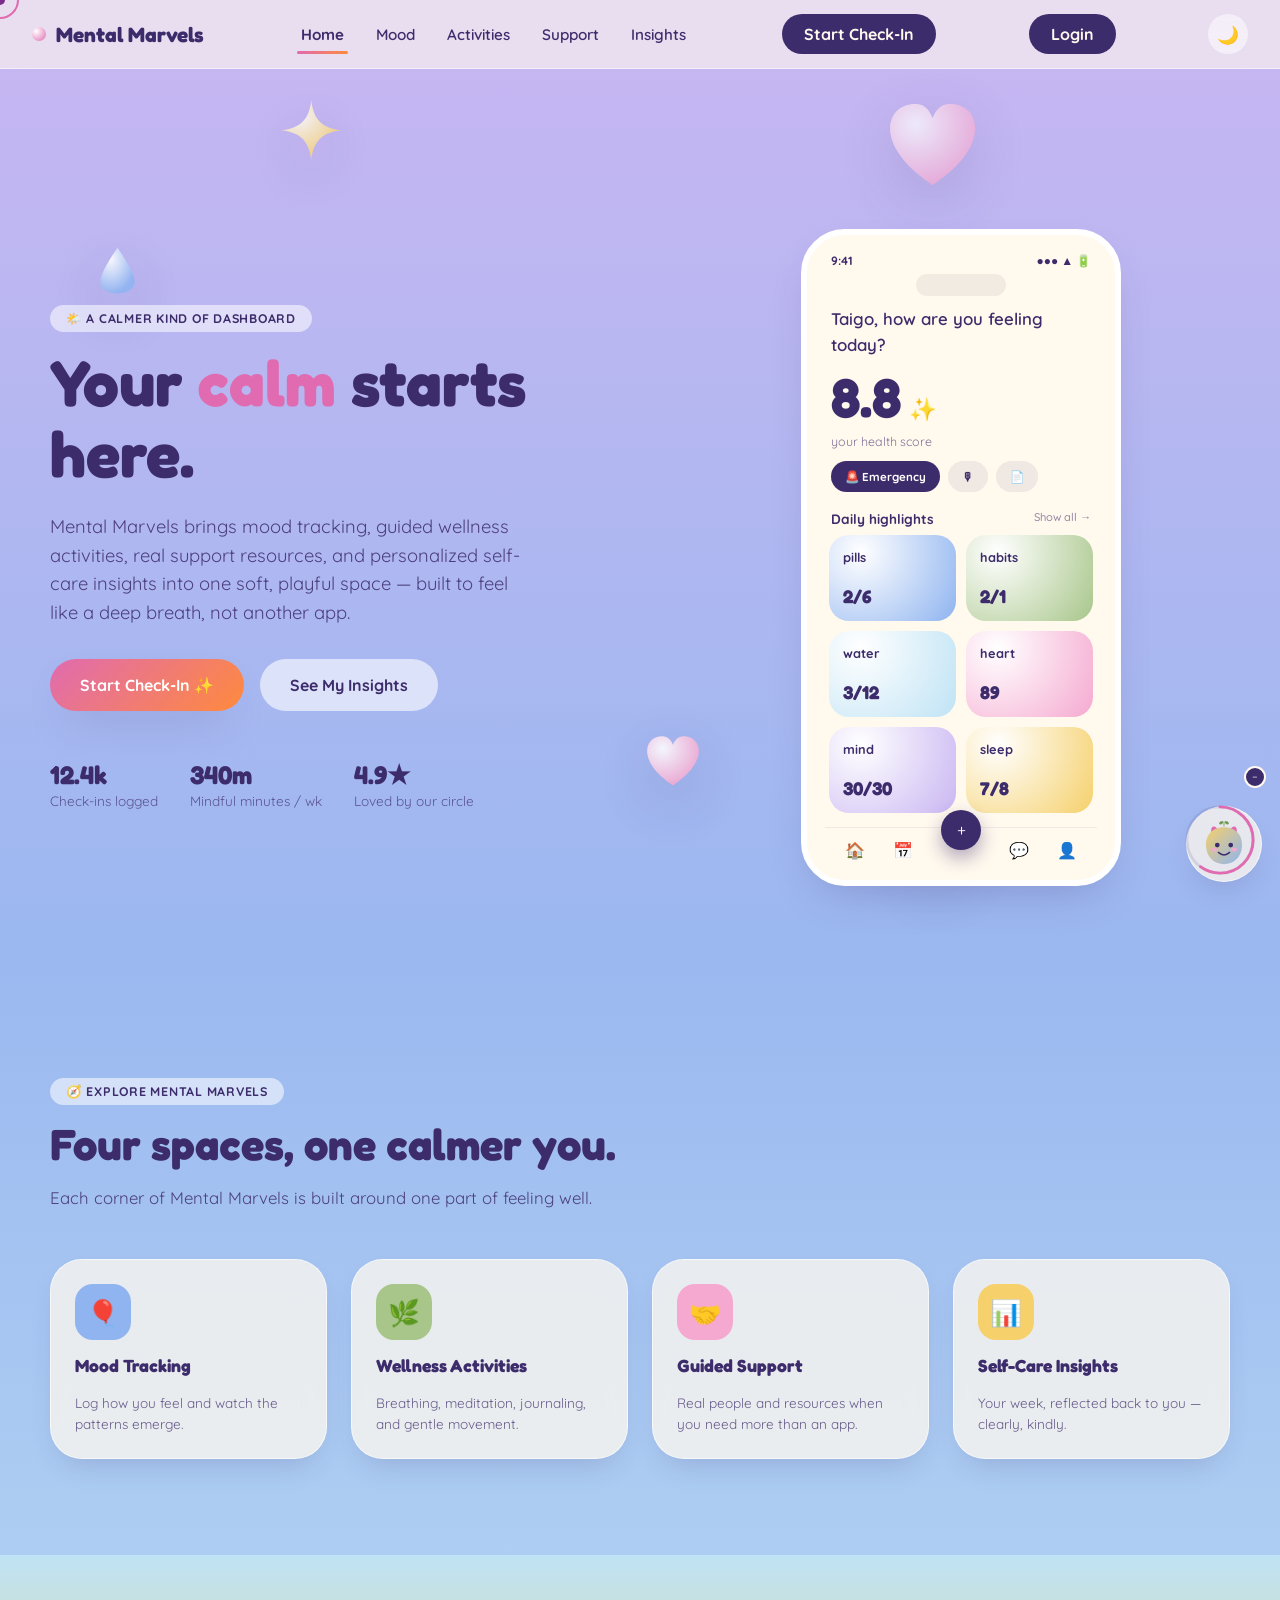
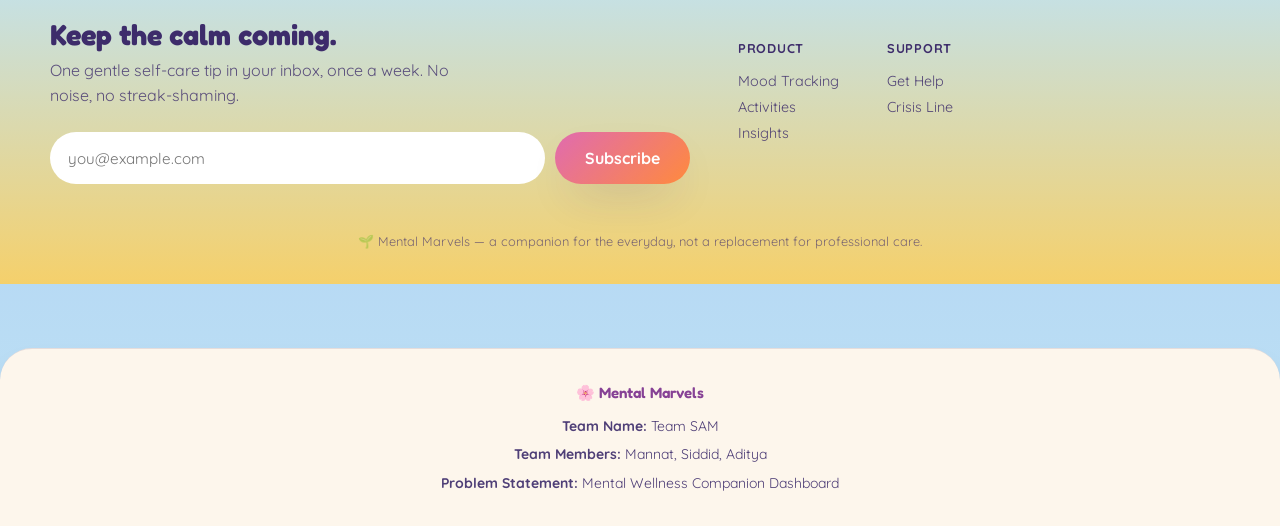
<file: index.html>
<!--
  MindBloom — Home
  DEPLOY: upload this whole folder (index.html, mood.html, activities.html, support.html, insights.html, assets/) to Netlify/Vercel drag-and-drop, or push to a repo and enable GitHub Pages. No build step required.
-->
<!DOCTYPE html>
<html lang="en">
<head>
<meta charset="UTF-8">
<meta name="viewport" content="width=device-width, initial-scale=1.0">
<title>Mental Marvels — Your Calm Starts Here</title>
<meta name="description" content="A calming, interactive mental wellness companion for mood tracking, guided self-care, and personalized insights.">
<link rel="preconnect" href="https://fonts.googleapis.com">
<link rel="preconnect" href="https://fonts.gstatic.com" crossorigin>
<link href="https://fonts.googleapis.com/css2?family=Fredoka:wght@400;500;600;700&family=Quicksand:wght@400;500;600;700&display=swap" rel="stylesheet">
<style>
/* ============================================================
   MindBloom — shared design system
   ============================================================ */
:root{
  --lavender:#C9B6F2; --sky:#9BB8F0; --skylight:#BFE3F5;
  --pink:#F5A9D0; --pink-deep:#E06BB0;
  --yellow:#F5D06B; --yellow-deep:#E0A93D;
  --green:#A8C68A; --green-deep:#6E9A4E;
  --periwinkle:#8FB4F0;
  --cream:#FFF9EE; --cream2:#FDF6EC;
  --orange:#FF8A3D; --orange-bg:#F3ECDD;
  --ink-purple:#3D2C6B; --ink-magenta:#7A2E8C; --ink-teal:#1E5F5A;
  --radius-lg:32px; --radius-md:24px; --radius-sm:16px;
  --space-1:8px; --space-2:16px; --space-3:24px; --space-4:32px; --space-5:48px; --space-6:64px; --space-7:96px;
  --font-display:'Fredoka', sans-serif; --font-body:'Quicksand', sans-serif;
  --shadow-soft: 0 20px 45px -18px rgba(61,44,107,0.28);
  --shadow-card: 0 14px 30px -12px rgba(61,44,107,0.22);
}
*{box-sizing:border-box;}
html{scroll-behavior:smooth;}
body{
  margin:0; font-family:var(--font-body); color:var(--ink-purple);
  background:linear-gradient(180deg, var(--lavender) 0%, var(--sky) 45%, var(--skylight) 100%);
  overflow-x:hidden; cursor:none; min-height:100vh;
  transition:background .4s ease, color .4s ease;
}

/* ---------- Dark mode ---------- */
:root[data-theme="dark"]{
  --lavender:#221A3D; --sky:#1B2340; --skylight:#182A33;
  --pink:#3A2338; --pink-deep:#F2A6D6;
  --yellow:#3A311C; --yellow-deep:#F0C25E;
  --green:#1E2A1B; --green-deep:#9FD17A;
  --periwinkle:#22283F;
  --cream:#171326; --cream2:#1C1830;
  --orange:#3A2413; --orange-bg:#20181C;
  --ink-purple:#EFE9FB; --ink-magenta:#F2A6D6; --ink-teal:#8FE3D8;
  --shadow-soft: 0 20px 45px -18px rgba(0,0,0,0.55);
  --shadow-card: 0 14px 30px -12px rgba(0,0,0,0.5);
}
:root[data-theme="dark"] body{ background:linear-gradient(180deg, #17132A 0%, #141C33 45%, #101B22 100%); }
:root[data-theme="dark"] .glass-card{ background:rgba(28,24,48,.75); border-color:rgba(255,255,255,.08); }
:root[data-theme="dark"] header.nav{ background:rgba(23,19,38,.7); border-bottom-color:rgba(255,255,255,.08); }
:root[data-theme="dark"] .mobile-menu{ background:rgba(23,19,38,.96); }
:root[data-theme="dark"] .day-cell, :root[data-theme="dark"] .mood-chip, :root[data-theme="dark"] .filter-chip,
:root[data-theme="dark"] .tab-btn, :root[data-theme="dark"] .history-list li, :root[data-theme="dark"] .entry,
:root[data-theme="dark"] .search-row input{ background:#241E3B; color:var(--ink-purple); }
:root[data-theme="dark"] .nav-cta{ background:var(--ink-magenta); color:#171326; }
:root[data-theme="dark"] .h-card{ color:#171326; }

.theme-toggle{ background:rgba(255,255,255,.5); border:none; width:40px; height:40px; border-radius:50%; font-size:1.1rem; cursor:pointer; display:flex; align-items:center; justify-content:center; }
:root[data-theme="dark"] .theme-toggle{ background:rgba(255,255,255,.1); }
@media (hover:none), (pointer:coarse){ body{cursor:auto;} }
h1,h2,h3,h4{font-family:var(--font-display); margin:0; line-height:1.1;}
p{margin:0; line-height:1.55;}
a{color:inherit;}
button{font-family:var(--font-body);}
img,svg{display:block; max-width:100%;}
section{position:relative; padding:var(--space-7) var(--space-4); z-index:2;}
.wrap{max-width:1180px; margin:0 auto; position:relative; z-index:2;}
.eyebrow{
  display:inline-flex; align-items:center; gap:8px; font-weight:700; letter-spacing:.06em; text-transform:uppercase;
  font-size:.78rem; background:rgba(255,255,255,.55); padding:6px 16px; border-radius:999px; backdrop-filter:blur(6px);
}
.section-head{max-width:640px; margin-bottom:var(--space-5);}
.section-head h2{font-size:clamp(2rem,3.4vw,2.8rem); margin-top:var(--space-2);}
.section-head p{margin-top:var(--space-2); font-size:1.05rem; opacity:.85;}
.page-hero{padding-top:var(--space-6); padding-bottom:var(--space-4); text-align:center;}
.page-hero h1{font-size:clamp(2.2rem,4.4vw,3.4rem);}
.page-hero p{max-width:560px; margin:var(--space-2) auto 0; font-size:1.08rem; opacity:.85;}

/* ---------- Accessibility ---------- */
.skip-link{position:absolute; left:-999px; top:0; background:var(--cream); color:var(--ink-purple); padding:12px 20px; border-radius:0 0 12px 0; z-index:999; font-weight:700;}
.skip-link:focus{left:0;}
:focus-visible{outline:3px solid var(--ink-magenta); outline-offset:3px; border-radius:8px;}
.visually-hidden{position:absolute; left:-9999px;}

/* ---------- Custom cursor ---------- */
#cursor-dot,#cursor-ring{position:fixed; top:0; left:0; pointer-events:none; z-index:9999; border-radius:50%; transform:translate(-50%,-50%);}
#cursor-dot{width:10px; height:10px; background:var(--ink-magenta); transition:background .25s ease;}
#cursor-ring{width:38px; height:38px; border:2.5px solid var(--pink-deep); transition:background .25s ease, border-color .25s ease, width .2s ease, height .2s ease;}
@media (hover:none), (pointer:coarse){ #cursor-dot,#cursor-ring{display:none;} }
#cursor-canvas{position:fixed; inset:0; pointer-events:none; z-index:9998;}

/* ---------- Page transition veil ---------- */
#page-veil{
  position:fixed; inset:0; z-index:10000; pointer-events:none;
  background:linear-gradient(135deg,var(--pink-deep),var(--orange));
  clip-path:circle(0% at 50% 50%); transition:clip-path .55s cubic-bezier(.7,0,.3,1);
}
#page-veil.active{clip-path:circle(150% at 50% 50%);}
::view-transition-old(root){animation:fadeOut .3s ease both;}
::view-transition-new(root){animation:fadeIn .35s ease both;}
@keyframes fadeOut{to{opacity:0; transform:scale(.99);}}
@keyframes fadeIn{from{opacity:0; transform:scale(1.01);}}

/* ---------- Nav ---------- */
header.nav{
  position:sticky; top:0; z-index:100; padding:14px var(--space-4);
  display:flex; align-items:center; justify-content:space-between;
  background:rgba(255,249,238,0.6); backdrop-filter:blur(14px); border-bottom:1px solid rgba(255,255,255,.5);
}
.brand{display:flex; align-items:center; gap:10px; font-family:var(--font-display); font-weight:700; font-size:1.3rem; text-decoration:none;}
.brand .dot{width:14px; height:14px; border-radius:50%; background:radial-gradient(circle at 30% 30%, #fff, var(--pink-deep));}
nav.links{display:flex; gap:var(--space-3); list-style:none; margin:0; padding:0;}
nav.links a{text-decoration:none; font-weight:600; font-size:.95rem; padding:8px 4px; position:relative;}
nav.links a::after{content:""; position:absolute; left:0; bottom:-2px; width:0; height:3px; border-radius:3px; background:linear-gradient(90deg,var(--pink-deep),var(--orange)); transition:width .25s ease;}
nav.links a:hover::after, nav.links a:focus::after, nav.links a[aria-current="page"]::after{width:100%;}
nav.links a[aria-current="page"]{opacity:1; font-weight:800;}
.nav-cta{background:var(--ink-purple); color:var(--cream); border:none; padding:10px 22px; border-radius:999px; font-weight:700; cursor:none; text-decoration:none; display:inline-block;}
@media (hover:none),(pointer:coarse){ .nav-cta{cursor:pointer;} }
.nav-toggle{display:none; background:none; border:none; font-size:1.6rem; cursor:pointer; color:var(--ink-purple);}
.mobile-menu{display:none; flex-direction:column; gap:6px; padding:var(--space-2) var(--space-4); background:rgba(255,249,238,.96); backdrop-filter:blur(14px);}
.mobile-menu.open{display:flex;}
.mobile-menu a{text-decoration:none; font-weight:700; padding:10px 0; border-bottom:1px solid rgba(61,44,107,.08);}
@media (max-width:860px){ nav.links{display:none;} .nav-toggle{display:block;} }

/* ---------- Buttons ---------- */
.btn-primary,.btn-secondary{
  padding:16px 30px; border-radius:999px; font-weight:700; font-size:1rem; border:none; cursor:none;
  display:inline-flex; align-items:center; gap:8px; transition:transform .25s ease, box-shadow .25s ease;
  text-decoration:none;
}
@media (hover:none),(pointer:coarse){ .btn-primary,.btn-secondary{cursor:pointer;} }
.btn-primary{background:linear-gradient(135deg,var(--pink-deep),var(--orange)); color:#fff; box-shadow:var(--shadow-soft);}
.btn-primary:hover{transform:translateY(-3px) scale(1.03);}
.btn-secondary{background:rgba(255,255,255,.6); color:var(--ink-purple); backdrop-filter:blur(6px);}
.btn-secondary:hover{background:#fff;}
.btn-primary:active,.btn-secondary:active{transform:scale(.96);}

/* ---------- Cards / reveal ---------- */
.glass-card{background:rgba(255,249,238,.75); backdrop-filter:blur(10px); border-radius:var(--radius-lg); box-shadow:var(--shadow-card); border:1px solid rgba(255,255,255,.6);}
.reveal{opacity:0; transform:translateY(28px); transition:opacity .7s ease, transform .7s ease;}
.reveal.in{opacity:1; transform:translateY(0);}
.tilt{transition:transform .25s ease;}

/* ---------- Ambient blobs ---------- */
.blob-field{position:absolute; inset:0; overflow:hidden; pointer-events:none; z-index:1;}
.blob{position:absolute; filter:drop-shadow(0 18px 30px rgba(61,44,107,.22)); will-change:transform;}
@keyframes drift1{0%{transform:translate(0,0) rotate(0deg);}50%{transform:translate(18px,-26px) rotate(8deg);}100%{transform:translate(0,0) rotate(0deg);}}
@keyframes drift2{0%{transform:translate(0,0) rotate(0deg);}50%{transform:translate(-22px,20px) rotate(-10deg);}100%{transform:translate(0,0) rotate(0deg);}}
@keyframes drift3{0%{transform:translate(0,0) rotate(0deg);}50%{transform:translate(14px,24px) rotate(6deg);}100%{transform:translate(0,0) rotate(0deg);}}

/* ---------- Counters ---------- */
.stat-row{display:flex; gap:var(--space-4); flex-wrap:wrap; justify-content:center;}
.stat-row div strong{display:block; font-family:var(--font-display); font-size:1.6rem;}
.stat-row div span{font-size:.85rem; opacity:.7;}

/* ---------- Phone mockup (home hero) ---------- */
.phone-wrap{display:flex; justify-content:center; position:relative;}
.phone{width:320px; background:var(--cream); border-radius:44px; padding:18px; box-shadow:var(--shadow-soft); border:6px solid #fff; position:relative; z-index:3; animation:floaty 7s ease-in-out infinite;}
@keyframes floaty{0%,100%{transform:translateY(0);}50%{transform:translateY(-14px);}}
.phone-status{display:flex; justify-content:space-between; font-size:.75rem; font-weight:700; padding:0 6px;}
.phone-notch{width:90px; height:22px; background:#111; opacity:.06; border-radius:14px; margin:6px auto 10px;}
.phone-greet{font-size:1.05rem; font-weight:600; padding:0 6px;}
.score-row{display:flex; align-items:baseline; gap:8px; padding:6px 6px 2px;}
.score-num{font-family:var(--font-display); font-size:3.4rem; font-weight:700;}
.score-spark{color:var(--pink-deep); font-size:1.4rem;}
.score-label{font-size:.78rem; opacity:.65; padding:0 6px 10px;}
.quick-pills{display:flex; gap:8px; padding:0 6px 14px;}
.quick-pills span{background:var(--ink-purple); color:#fff; font-size:.72rem; font-weight:700; padding:8px 14px; border-radius:999px; display:flex; align-items:center; gap:6px;}
.quick-pills span.ghost{background:rgba(61,44,107,.08); color:var(--ink-purple);}
.highlights-title{display:flex; justify-content:space-between; padding:4px 6px 8px; font-size:.85rem; font-weight:700;}
.highlights-title small{font-weight:500; opacity:.55; font-size:.7rem;}
.highlights-grid{display:grid; grid-template-columns:1fr 1fr; gap:10px; padding:0 4px;}
.h-card{border-radius:20px; padding:14px; font-weight:700; font-size:.8rem; display:flex; flex-direction:column; gap:20px; min-height:74px;}
.h-card .n{font-family:var(--font-display); font-size:1.15rem;}
.h-card.pills{background:radial-gradient(circle at 25% 20%, #fff, var(--periwinkle));}
.h-card.water{background:radial-gradient(circle at 25% 20%, #fff, var(--skylight));}
.h-card.habits{background:radial-gradient(circle at 25% 20%, #fff, var(--green));}
.h-card.heart{background:radial-gradient(circle at 25% 20%, #fff, var(--pink));}
.h-card.mind{background:radial-gradient(circle at 25% 20%, #fff, var(--lavender));}
.h-card.sleep{background:radial-gradient(circle at 25% 20%, #fff, var(--yellow));}
.phone-tab{display:flex; justify-content:space-around; margin-top:14px; padding:12px 6px 2px; border-top:1px solid rgba(61,44,107,.08);}
.phone-tab .plus{width:40px; height:40px; border-radius:50%; background:var(--ink-purple); color:#fff; display:flex; align-items:center; justify-content:center; margin-top:-30px; box-shadow:0 8px 18px rgba(61,44,107,.4);}

/* ---------- Mood page ---------- */
.mood-layout{display:grid; grid-template-columns:.9fr 1.5fr; gap:var(--space-4); align-items:start;}
.mascot-card{padding:var(--space-4); text-align:center;}
.mood-chip-row{display:flex; gap:10px; flex-wrap:wrap; justify-content:center; margin-top:var(--space-3);}
.mood-chip{border:2px solid transparent; background:#fff; padding:10px 16px; border-radius:999px; font-weight:700; display:flex; align-items:center; gap:6px; cursor:none; font-size:.9rem; transition:all .2s ease;}
@media (hover:none),(pointer:coarse){ .mood-chip{cursor:pointer;} }
.mood-chip[aria-pressed="true"]{border-color:var(--orange); background:var(--orange-bg); transform:translateY(-2px);}
.mood-note{width:100%; margin-top:var(--space-2); border-radius:16px; border:1px solid rgba(61,44,107,.15); padding:12px; font-family:var(--font-body); resize:vertical; min-height:70px;}
.mood-right{display:flex; flex-direction:column; gap:var(--space-3);}
.tab-row{display:flex; gap:8px;}
.tab-btn{background:#fff; border:none; padding:10px 20px; border-radius:999px; font-weight:700; cursor:none; opacity:.55;}
@media (hover:none),(pointer:coarse){ .tab-btn{cursor:pointer;} }
.tab-btn[aria-selected="true"]{opacity:1; background:var(--orange); color:#fff;}
.calendar{padding:var(--space-3);}
.calendar-grid{display:grid; grid-template-columns:repeat(7,1fr); gap:6px; margin-top:var(--space-2);}
.calendar-grid .dow{font-size:.72rem; font-weight:700; text-align:center; opacity:.55;}
.day-cell{aspect-ratio:1; border-radius:12px; background:#fff; border:none; font-weight:700; font-size:.85rem; cursor:none; transition:transform .15s ease;}
@media (hover:none),(pointer:coarse){ .day-cell{cursor:pointer;} }
.day-cell:hover{transform:scale(1.08);}
.day-cell.logged{color:#fff;}
.stat-cards{display:grid; grid-template-columns:1fr 1fr; gap:var(--space-3);}
.stat-card{padding:var(--space-3); color:#fff; position:relative; overflow:hidden;}
.stat-card h4{font-size:.85rem; opacity:.9; font-weight:700;}
.stat-card .big{font-family:var(--font-display); font-size:1.8rem; margin-top:4px;}
.stat-card.orange{background:linear-gradient(135deg,var(--orange),var(--yellow-deep));}
.stat-card.purple{background:linear-gradient(135deg,var(--ink-purple),var(--pink-deep));}
.stat-card.teal{background:linear-gradient(135deg,var(--ink-teal),var(--green-deep));}
.gauge-wrap{grid-column:1/-1; padding:var(--space-3); display:flex; align-items:center; gap:var(--space-3); flex-wrap:wrap;}
.history-list{list-style:none; margin:var(--space-2) 0 0; padding:0; display:flex; flex-direction:column; gap:10px; max-height:260px; overflow:auto;}
.history-list li{display:flex; justify-content:space-between; align-items:center; background:#fff; border-radius:14px; padding:10px 14px; font-size:.88rem; font-weight:600;}
.history-list button{background:none; border:none; opacity:.4; cursor:pointer; font-size:.85rem;}
.history-list button:hover{opacity:1;}
.empty-state{text-align:center; opacity:.6; padding:var(--space-3); font-size:.9rem;}

/* ---------- Activities page ---------- */
.filter-row{display:flex; gap:10px; flex-wrap:wrap; margin-bottom:var(--space-4);}
.filter-chip{background:#fff; border:none; padding:10px 18px; border-radius:999px; font-weight:700; cursor:none; font-size:.88rem; opacity:.6; transition:all .2s ease;}
@media (hover:none),(pointer:coarse){ .filter-chip{cursor:pointer;} }
.filter-chip[aria-pressed="true"]{opacity:1; background:var(--ink-purple); color:#fff;}
.activity-grid{display:grid; grid-template-columns:repeat(3,1fr); gap:var(--space-3);}
.activity-card{padding:var(--space-3); display:flex; flex-direction:column; gap:var(--space-2);}
.activity-icon{width:56px; height:56px; border-radius:18px; display:flex; align-items:center; justify-content:center; font-size:1.6rem;}
.activity-card h3{font-size:1.1rem;}
.activity-card .duration{font-size:.78rem; font-weight:700; opacity:.6;}
.activity-card button{margin-top:auto; align-self:flex-start; background:var(--ink-purple); color:#fff; border:none; padding:10px 18px; border-radius:999px; font-weight:700; cursor:none;}
@media (hover:none),(pointer:coarse){ .activity-card button{cursor:pointer;} }
.breathing{margin-top:var(--space-5); display:grid; grid-template-columns:1fr 1fr; gap:var(--space-4); align-items:center; padding:var(--space-4);}
.breath-circle-wrap{display:flex; justify-content:center;}
.breath-circle{width:180px; height:180px; border-radius:50%; background:radial-gradient(circle at 30% 30%, #fff, var(--periwinkle)); display:flex; align-items:center; justify-content:center; font-weight:700; font-family:var(--font-display); font-size:1.1rem; box-shadow:0 0 0 14px rgba(143,180,240,.25); transition:transform 4s ease-in-out;}
.breath-controls{display:flex; gap:var(--space-2); margin-top:var(--space-3); flex-wrap:wrap;}
.journal-box{padding:var(--space-4); margin-top:var(--space-5);}
.journal-box textarea{width:100%; min-height:120px; border-radius:18px; border:1px solid rgba(61,44,107,.15); padding:14px; font-family:var(--font-body); font-size:1rem; resize:vertical; margin-top:var(--space-2);}
.journal-entries{margin-top:var(--space-3); display:flex; flex-direction:column; gap:10px;}
.journal-entries .entry{background:#fff; border-radius:14px; padding:12px 16px; font-size:.9rem;}
.journal-entries .entry time{display:block; font-size:.72rem; opacity:.55; font-weight:700; margin-bottom:4px;}
.sound-toggle{display:flex; align-items:center; gap:12px; margin-top:var(--space-4); padding:var(--space-3); border-radius:var(--radius-md);}
.switch{position:relative; width:52px; height:28px; background:rgba(61,44,107,.15); border-radius:999px; border:none; cursor:pointer;}
.switch::after{content:""; position:absolute; top:3px; left:3px; width:22px; height:22px; background:#fff; border-radius:50%; transition:transform .25s ease; box-shadow:0 2px 6px rgba(0,0,0,.2);}
.switch[aria-checked="true"]{background:var(--orange);}
.switch[aria-checked="true"]::after{transform:translateX(24px);}

/* ---------- Support page ---------- */
.support-grid{display:grid; grid-template-columns:repeat(4,1fr); gap:var(--space-3);}
.support-card{padding:var(--space-3); text-align:left;}
.support-card .badge{width:48px; height:48px; border-radius:14px; display:flex; align-items:center; justify-content:center; font-size:1.3rem; margin-bottom:var(--space-2);}
.crisis-note{margin-top:var(--space-4); padding:var(--space-3); border-radius:var(--radius-md); background:rgba(255,255,255,.7); border:2px dashed var(--ink-magenta); font-weight:600; font-size:.95rem;}
.faq{max-width:760px; margin:0 auto;}
.faq-item{border-radius:var(--radius-md); margin-bottom:12px; overflow:hidden;}
.faq-q{width:100%; text-align:left; background:none; border:none; padding:var(--space-3); font-weight:700; font-size:1rem; cursor:none; display:flex; justify-content:space-between; align-items:center;}
@media (hover:none),(pointer:coarse){ .faq-q{cursor:pointer;} }
.faq-q .icon{transition:transform .3s ease;}
.faq-item[data-open="true"] .icon{transform:rotate(45deg);}
.faq-a{max-height:0; overflow:hidden; transition:max-height .35s ease; padding:0 var(--space-3);}
.faq-item[data-open="true"] .faq-a{max-height:220px; padding-bottom:var(--space-3);}
.search-row{display:flex; gap:10px; margin-bottom:var(--space-4); max-width:420px;}
.search-row input{flex:1; padding:14px 18px; border-radius:999px; border:none; font-family:var(--font-body); font-size:.95rem; box-shadow:var(--shadow-card);}

/* ---------- Insights page ---------- */
.dash-card{padding:var(--space-3);}
.dash-greet{display:flex; justify-content:space-between; align-items:center; margin-bottom:var(--space-4); flex-wrap:wrap; gap:var(--space-2);}
.bento{display:grid; grid-template-columns:repeat(4, 1fr); grid-auto-rows:auto; gap:var(--space-3);}
.bento .c1{grid-column:span 2;}
.bento .c2{grid-column:span 2;}
.bento .c4{grid-column:span 4;}
.dash-card h4{font-size:.95rem;}
.dash-card p.sub{font-size:.75rem; opacity:.6; margin-top:2px;}
.bar-row{display:flex; align-items:flex-end; gap:8px; height:110px; margin-top:var(--space-2);}
.bar{flex:1; border-radius:8px 8px 0 0; height:0; transition:height 1s ease;}
.timeline-list{list-style:none; margin:var(--space-2) 0 0; padding:0; display:flex; flex-direction:column; gap:10px;}
.timeline-list li{display:flex; gap:10px; align-items:center; font-size:.88rem; font-weight:600;}
.timeline-list .dot{width:10px; height:10px; border-radius:50%; flex-shrink:0;}
.streak-banner{display:flex; align-items:center; gap:var(--space-3); padding:var(--space-3); border-radius:var(--radius-md); background:linear-gradient(135deg,var(--orange),var(--pink-deep)); color:#fff; margin-bottom:var(--space-3);}
.streak-banner .num{font-family:var(--font-display); font-size:2.4rem;}

/* ---------- Toasts ---------- */
.toast-host{position:fixed; bottom:24px; left:50%; transform:translateX(-50%); z-index:10001; display:flex; flex-direction:column; gap:10px; align-items:center; pointer-events:none;}
.toast{background:var(--ink-purple); color:var(--cream); padding:12px 22px; border-radius:999px; font-weight:700; font-size:.9rem; box-shadow:var(--shadow-soft); opacity:0; transform:translateY(14px); transition:opacity .3s ease, transform .3s ease;}
.toast.in{opacity:1; transform:translateY(0);}
.toast-badge{background:linear-gradient(135deg,var(--pink-deep),var(--orange)); color:#fff;}

/* ---------- Confetti ---------- */
.confetti-host{position:fixed; inset:0; pointer-events:none; z-index:10002; overflow:hidden;}
.confetti-piece{position:absolute; top:40%; width:8px; height:14px; border-radius:2px; animation:confetti-fall 1.4s ease-out forwards;}
@keyframes confetti-fall{
  0%{transform:translate(0,0) rotate(0deg); opacity:1;}
  100%{transform:translate(var(--dx), 220px) rotate(var(--rot)); opacity:0;}
}

/* ---------- Reminder banner ---------- */
.reminder-banner{display:flex; align-items:center; justify-content:space-between; gap:var(--space-2); padding:var(--space-2) var(--space-3); margin-bottom:var(--space-3); flex-wrap:wrap;}

/* ---------- Badges ---------- */
.badge-grid{display:flex; flex-wrap:wrap; gap:12px; margin-top:var(--space-2);}
.badge-pill{display:flex; align-items:center; gap:8px; padding:10px 16px; border-radius:999px; background:#fff; font-weight:700; font-size:.85rem; box-shadow:var(--shadow-card);}
.badge-pill.locked{opacity:.35; filter:grayscale(1);}
:root[data-theme="dark"] .badge-pill{ background:#241E3B; }

/* ---------- Mood tags ---------- */
.tag-row{display:flex; gap:8px; flex-wrap:wrap; margin-top:var(--space-2);}
.tag-chip{background:#fff; border:2px solid transparent; padding:6px 14px; border-radius:999px; font-weight:700; font-size:.78rem; cursor:pointer; opacity:.6;}
.tag-chip[aria-pressed="true"]{opacity:1; border-color:var(--periwinkle); background:var(--skylight);}
:root[data-theme="dark"] .tag-chip{ background:#241E3B; color:var(--ink-purple); }
.history-filters{display:flex; gap:10px; flex-wrap:wrap; margin:var(--space-2) 0;}
.history-filters select, .history-filters input{padding:10px 14px; border-radius:999px; border:none; font-family:var(--font-body); font-size:.85rem; box-shadow:var(--shadow-card);}
.entry-tags{display:inline-flex; gap:4px; margin-left:6px;}
.entry-tag{font-size:.68rem; background:rgba(61,44,107,.08); padding:2px 8px; border-radius:999px; font-weight:700;}

/* ---------- Dashboard range tabs & stat extras ---------- */
.range-tabs{display:flex; gap:8px; margin-bottom:var(--space-3); flex-wrap:wrap;}
.range-tabs button{background:#fff; border:none; padding:8px 18px; border-radius:999px; font-weight:700; opacity:.55; cursor:pointer; font-size:.85rem;}
.range-tabs button[aria-selected="true"]{opacity:1; background:var(--ink-purple); color:#fff;}
:root[data-theme="dark"] .range-tabs button{ background:#241E3B; color:var(--ink-purple); }
.stat-mini-row{display:flex; gap:var(--space-2); flex-wrap:wrap; margin-bottom:var(--space-3);}
.stat-mini{flex:1; min-width:130px; background:#fff; border-radius:var(--radius-md); padding:var(--space-2) var(--space-3); box-shadow:var(--shadow-card);}
.stat-mini .big{font-family:var(--font-display); font-size:1.6rem;}
.stat-mini .label{font-size:.72rem; opacity:.6; font-weight:700; text-transform:uppercase; letter-spacing:.04em;}
:root[data-theme="dark"] .stat-mini{ background:#241E3B; }
.empty-widget{text-align:center; padding:var(--space-3); opacity:.75;}
.empty-widget .emoji{font-size:1.8rem; display:block; margin-bottom:8px;}
.empty-widget a.btn-secondary{margin-top:var(--space-2); display:inline-flex;}

/* ---------- Recommended activity card ---------- */
.recommend-card{display:flex; align-items:center; gap:var(--space-3); padding:var(--space-3); margin-bottom:var(--space-4); background:linear-gradient(135deg, var(--periwinkle), var(--lavender));}
:root[data-theme="dark"] .recommend-card{ background:linear-gradient(135deg,#2a2450,#1f2340); }
.recommend-card .r-icon{font-size:2.2rem;}
.recommend-card h4{font-size:.78rem; text-transform:uppercase; letter-spacing:.05em; opacity:.75;}
.recommend-card p{font-size:.95rem; font-weight:700; margin-top:2px;}

/* ---------- MindBloom Assistant chat widget ---------- */
.chat-launcher{position:fixed; bottom:24px; right:24px; width:60px; height:60px; border-radius:50%; background:var(--ink-purple); color:#fff; border:none; font-size:1.5rem; box-shadow:var(--shadow-soft); cursor:pointer; z-index:500;}
.chat-panel{position:fixed; bottom:96px; right:24px; width:320px; max-height:440px; display:none; flex-direction:column; z-index:500; overflow:hidden;}
.chat-panel.open{display:flex;}
.chat-head{padding:var(--space-2) var(--space-3); background:var(--ink-purple); color:#fff;}
.chat-head strong{font-family:var(--font-display); font-size:1rem;}
.chat-head p{font-size:.72rem; opacity:.85; margin-top:2px;}
.chat-body{flex:1; overflow-y:auto; padding:var(--space-2); display:flex; flex-direction:column; gap:8px; background:#fff;}
:root[data-theme="dark"] .chat-body{ background:#1C1830; }
.chat-msg{max-width:85%; padding:10px 14px; border-radius:16px; font-size:.85rem; line-height:1.4;}
.chat-msg.bot{align-self:flex-start; background:var(--skylight);}
.chat-msg.user{align-self:flex-end; background:var(--ink-purple); color:#fff;}
:root[data-theme="dark"] .chat-msg.bot{ background:#241E3B; }
.chat-input-row{display:flex; gap:6px; padding:var(--space-2); background:#fff; border-top:1px solid rgba(61,44,107,.1);}
:root[data-theme="dark"] .chat-input-row{ background:#1C1830; }
.chat-input-row input{flex:1; border:none; border-radius:999px; padding:10px 14px; font-family:var(--font-body); background:var(--orange-bg);}
.chat-input-row button{border:none; background:var(--ink-purple); color:#fff; border-radius:999px; padding:10px 16px; font-weight:700; cursor:pointer;}
@media (max-width:480px){
  .chat-panel{width:calc(100vw - 32px); right:16px;}
  .chat-launcher{right:16px;}
}

/* ---------- Footer ---------- */
footer{background:linear-gradient(180deg, var(--skylight), var(--yellow)); padding:var(--space-6) var(--space-4) var(--space-4);}
.footer-inner{max-width:1180px; margin:0 auto; display:grid; grid-template-columns:1.3fr 1fr; gap:var(--space-5); align-items:start;}
.footer-form{display:flex; gap:10px; margin-top:var(--space-3); flex-wrap:wrap;}
.footer-form input{flex:1; min-width:220px; padding:14px 18px; border-radius:999px; border:none; font-family:var(--font-body); font-size:.95rem;}
.footer-links{display:flex; gap:var(--space-5); flex-wrap:wrap;}
.footer-links div h5{font-size:.8rem; text-transform:uppercase; letter-spacing:.06em; margin-bottom:var(--space-2);}
.footer-links a{display:block; text-decoration:none; font-size:.9rem; margin-bottom:8px; opacity:.85;}
.fine-print{text-align:center; margin-top:var(--space-5); font-size:.8rem; opacity:.65;}

/* ---------- Responsive ---------- */
@media (max-width:980px){
  .hero{grid-template-columns:1fr; text-align:center;}
  .mood-layout{grid-template-columns:1fr;}
  .activity-grid{grid-template-columns:1fr 1fr;}
  .support-grid{grid-template-columns:1fr 1fr;}
  .bento{grid-template-columns:1fr 1fr;}
  .bento .c1,.bento .c2,.bento .c4{grid-column:span 2;}
  .footer-inner{grid-template-columns:1fr;}
  .breathing{grid-template-columns:1fr;}
}
@media (max-width:600px){
  section{padding:var(--space-5) var(--space-2);}
  .activity-grid{grid-template-columns:1fr;}
  .support-grid{grid-template-columns:1fr;}
  .bento{grid-template-columns:1fr;}
  .bento .c1,.bento .c2,.bento .c4{grid-column:span 1;}
  .phone{width:100%; max-width:320px;}
  .stat-mini-row{flex-direction:column;}
  .recommend-card{flex-direction:column; text-align:center;}
  .dash-greet{flex-direction:column; align-items:flex-start;}
}
@media (max-width:768px){
  .hero{grid-template-columns:1fr !important; text-align:center;}
  .phone-wrap{order:-1; margin-bottom:var(--space-3);}
}
/* Ensure comfortable tap targets on touch devices */
@media (hover:none), (pointer:coarse){
  .mood-chip,.filter-chip,.tab-btn,.range-tabs button,.tag-chip,.day-cell,.theme-toggle,.chat-launcher,
  .activity-card button,.btn-primary,.btn-secondary,.nav-cta,.switch{ min-height:44px; }
  .day-cell{ min-width:44px; }
}
@media (prefers-reduced-motion: reduce){
  *{animation-duration:0.001ms !important; animation-iteration-count:1 !important; transition-duration:0.001ms !important; scroll-behavior:auto !important;}
}

</style>
<link rel="manifest" href="manifest.json">
<meta name="theme-color" content="#7A2E8C">
</head>
<body>
<div id="page-veil"></div>
<a href="#main" class="skip-link">Skip to content</a>
<canvas id="cursor-canvas" aria-hidden="true"></canvas>
<div id="cursor-dot" aria-hidden="true"></div>
<div id="cursor-ring" aria-hidden="true"></div>

<header class="nav">
  <a class="brand" href="index.html" data-transition><span class="dot"></span> Mental Marvels</a>
  <nav class="links" aria-label="Primary">
    <a href="index.html" aria-current="page" data-transition>Home</a>
    <a href="mood.html" data-transition>Mood</a>
    <a href="activities.html" data-transition>Activities</a>
    <a href="support.html" data-transition>Support</a>
    <a href="insights.html" data-transition>Insights</a>
  </nav>
  <a class="nav-cta" href="mood.html" data-cursor-color="purple" data-transition>Start Check-In</a>
  <a class="nav-cta" href="login.html" data-cursor-color="purple" data-transition>Login</a>
  <button class="theme-toggle" aria-label="Switch to dark mode">🌙</button>
  <button class="nav-toggle" aria-label="Toggle menu" aria-expanded="false">☰</button>
</header>
<div class="mobile-menu" aria-label="Mobile navigation">
  <a href="index.html" data-transition>Home</a>
  <a href="mood.html" data-transition>Mood</a>
  <a href="activities.html" data-transition>Activities</a>
  <a href="support.html" data-transition>Support</a>
  <a href="insights.html" data-transition>Insights</a>
  <a href="login.html" data-transition>Login</a>
</div>

<main id="main">
  <section class="hero-section" aria-label="Introduction">
    <div class="blob-field" data-blob-field="6" aria-hidden="true"></div>
    <div class="wrap hero" style="padding-top:var(--space-6); display:grid; grid-template-columns:1.05fr .95fr; gap:var(--space-5); align-items:center;">
      <div>
        <span class="eyebrow reveal">🌤️ A calmer kind of dashboard</span>
        <h1 class="reveal" style="font-size:clamp(2.6rem,5vw,4.2rem); margin-top:var(--space-2);">Your <span style="color:var(--pink-deep);">calm</span> starts here.</h1>
        <p class="reveal" style="margin-top:var(--space-3); font-size:1.15rem; max-width:480px; opacity:.85;">Mental Marvels brings mood tracking, guided wellness activities, real support resources, and personalized self-care insights into one soft, playful space — built to feel like a deep breath, not another app.</p>
        <div class="reveal" style="display:flex; gap:var(--space-2); margin-top:var(--space-4); flex-wrap:wrap;">
          <a class="btn-primary" data-cursor-color="pink" href="mood.html" data-transition>Start Check-In ✨</a>
          <a class="btn-secondary" data-cursor-color="teal" href="insights.html" data-transition>See My Insights</a>
        </div>
        <div class="stat-row reveal" style="justify-content:flex-start; margin-top:var(--space-5);">
          <div><strong data-count="12.4" data-suffix="k">0</strong><span>Check-ins logged</span></div>
          <div><strong data-count="340" data-suffix="m">0</strong><span>Mindful minutes / wk</span></div>
          <div><strong data-count="4.9" data-suffix="★">0</strong><span>Loved by our circle</span></div>
        </div>
      </div>

      <div class="phone-wrap reveal">
        <div class="phone tilt" role="img" aria-label="App preview showing a health score of 8.8 and daily wellness highlights">
          <div class="phone-status"><span>9:41</span><span>●●● ▲ 🔋</span></div>
          <div class="phone-notch"></div>
          <p class="phone-greet">Taigo, how are you feeling today?</p>
          <div class="score-row"><span class="score-num">8.8</span><span class="score-spark">✨</span></div>
          <p class="score-label">your health score</p>
          <div class="quick-pills"><span>🚨 Emergency</span><span class="ghost">🎙</span><span class="ghost">📄</span></div>
          <div class="highlights-title">Daily highlights <small>Show all →</small></div>
          <div class="highlights-grid">
            <div class="h-card pills">pills<span class="n">2/6</span></div>
            <div class="h-card habits">habits<span class="n">2/1</span></div>
            <div class="h-card water">water<span class="n">3/12</span></div>
            <div class="h-card heart">heart<span class="n">89</span></div>
            <div class="h-card mind">mind<span class="n">30/30</span></div>
            <div class="h-card sleep">sleep<span class="n">7/8</span></div>
          </div>
          <div class="phone-tab"><span>🏠</span><span>📅</span><div class="plus">+</div><span>💬</span><span>👤</span></div>
        </div>
      </div>
    </div>
  </section>

  <section aria-label="What Mental Marvels offers">
    <div class="wrap">
      <div class="section-head reveal">
        <span class="eyebrow">🧭 Explore Mental Marvels</span>
        <h2>Four spaces, one calmer you.</h2>
        <p>Each corner of Mental Marvels is built around one part of feeling well.</p>
      </div>
      <div class="activity-grid" style="grid-template-columns:repeat(4,1fr);">
        <a class="glass-card activity-card tilt reveal" href="mood.html" data-transition style="text-decoration:none;">
          <div class="activity-icon" style="background:var(--periwinkle);">🎈</div>
          <h3>Mood Tracking</h3>
          <p style="font-size:.85rem; opacity:.75;">Log how you feel and watch the patterns emerge.</p>
        </a>
        <a class="glass-card activity-card tilt reveal" href="activities.html" data-transition style="text-decoration:none;">
          <div class="activity-icon" style="background:var(--green);">🌿</div>
          <h3>Wellness Activities</h3>
          <p style="font-size:.85rem; opacity:.75;">Breathing, meditation, journaling, and gentle movement.</p>
        </a>
        <a class="glass-card activity-card tilt reveal" href="support.html" data-transition style="text-decoration:none;">
          <div class="activity-icon" style="background:var(--pink);">🤝</div>
          <h3>Guided Support</h3>
          <p style="font-size:.85rem; opacity:.75;">Real people and resources when you need more than an app.</p>
        </a>
        <a class="glass-card activity-card tilt reveal" href="insights.html" data-transition style="text-decoration:none;">
          <div class="activity-icon" style="background:var(--yellow);">📊</div>
          <h3>Self-Care Insights</h3>
          <p style="font-size:.85rem; opacity:.75;">Your week, reflected back to you — clearly, kindly.</p>
        </a>
      </div>
    </div>
  </section>
</main>

<footer aria-label="Footer">
  <div class="footer-inner">
    <div>
      <h2 style="font-size:1.8rem;">Keep the calm coming.</h2>
      <p style="margin-top:8px; opacity:.8; max-width:420px;">One gentle self-care tip in your inbox, once a week. No noise, no streak-shaming.</p>
      <form class="footer-form" data-newsletter-form>
        <label for="email" class="visually-hidden">Email address</label>
        <input id="email" type="email" required placeholder="you@example.com" data-cursor-color="pink">
        <button class="btn-primary" type="submit" data-cursor-color="pink">Subscribe</button>
      </form>
    </div>
    <div class="footer-links">
      <div><h5>Product</h5>
        <a href="mood.html" data-transition>Mood Tracking</a>
        <a href="activities.html" data-transition>Activities</a>
        <a href="insights.html" data-transition>Insights</a>
      </div>
      <div><h5>Support</h5>
        <a href="support.html" data-transition>Get Help</a>
        <a href="support.html" data-transition>Crisis Line</a>
      </div>
    </div>
  </div>
  <p class="fine-print">🌱 Mental Marvels — a companion for the everyday, not a replacement for professional care.</p>
</footer>

<script>
/* ============================================================
   MindBloom — shared behavior across all pages
   ============================================================ */
window.MindBloom = (function(){
  const reduceMotion = window.matchMedia('(prefers-reduced-motion: reduce)').matches;
  const isTouch = window.matchMedia('(hover: none), (pointer: coarse)').matches;

  /* ---------- Page-load veil transition ---------- */
  function initPageVeil(){
    const veil = document.getElementById('page-veil');
    if(!veil) return;
    requestAnimationFrame(()=> veil.classList.add('active'));
    setTimeout(()=> veil.style.display='none', 650);

    document.querySelectorAll('a[data-transition]').forEach(link=>{
      link.addEventListener('click', (e)=>{
        const href = link.getAttribute('href');
        if(!href || href.startsWith('#') || link.target==='_blank') return;
        if(document.startViewTransition){ return; } // let native API handle it
        e.preventDefault();
        veil.style.display='block';
        veil.classList.remove('active');
        requestAnimationFrame(()=>veil.classList.add('active'));
        setTimeout(()=>{ window.location.href = href; }, 420);
      });
    });
  }

  /* ---------- Mobile menu ---------- */
  function initMobileMenu(){
    const toggle = document.querySelector('.nav-toggle');
    const menu = document.querySelector('.mobile-menu');
    if(!toggle || !menu) return;
    toggle.addEventListener('click', ()=>{
      const open = menu.classList.toggle('open');
      toggle.setAttribute('aria-expanded', open);
      toggle.textContent = open ? '✕' : '☰';
    });
  }

  /* ---------- Reveal on scroll ---------- */
  function initReveal(){
    const els = document.querySelectorAll('.reveal');
    const io = new IntersectionObserver((entries)=>{
      entries.forEach((e,idx)=>{
        if(e.isIntersecting){
          setTimeout(()=>e.target.classList.add('in'), (idx%4)*80);
          io.unobserve(e.target);
        }
      });
    }, {threshold:.15});
    els.forEach(el=>io.observe(el));
  }

  /* ---------- Tilt cards ---------- */
  function initTilt(){
    if(isTouch || reduceMotion) return;
    document.querySelectorAll('.tilt').forEach(card=>{
      card.addEventListener('mousemove', (e)=>{
        const r = card.getBoundingClientRect();
        const px = (e.clientX - r.left)/r.width - 0.5;
        const py = (e.clientY - r.top)/r.height - 0.5;
        card.style.transform = `perspective(700px) rotateX(${(-py*8).toFixed(2)}deg) rotateY(${(px*8).toFixed(2)}deg) translateY(-6px)`;
      });
      card.addEventListener('mouseleave', ()=>{ card.style.transform=''; });
    });
  }

  /* ---------- Animated counters ---------- */
  function initCounters(){
    const els = document.querySelectorAll('[data-count]');
    if(!els.length) return;
    const io = new IntersectionObserver((entries)=>{
      entries.forEach(e=>{
        if(!e.isIntersecting) return;
        const el = e.target;
        const target = parseFloat(el.dataset.count);
        const suffix = el.dataset.suffix || '';
        const decimals = el.dataset.count.includes('.') ? 1 : 0;
        const dur = 1200; const start = performance.now();
        function step(now){
          const p = Math.min((now-start)/dur, 1);
          const eased = 1 - Math.pow(1-p, 3);
          el.textContent = (target*eased).toFixed(decimals) + suffix;
          if(p<1) requestAnimationFrame(step);
        }
        requestAnimationFrame(step);
        io.unobserve(el);
      });
    }, {threshold:.5});
    els.forEach(el=>io.observe(el));
  }

  /* ---------- Ambient floating blobs ---------- */
  const blobSVGs = {
    heart: `<svg viewBox="0 0 60 54" width="W" height="H"><path d="M30 50 C-6 26 4 2 22 4 C28 5 30 12 30 12 C30 12 32 5 38 4 C56 2 66 26 30 50Z" fill="url(#gp)"/></svg>`,
    star: `<svg viewBox="0 0 60 60" width="W" height="H"><path d="M30 2 C32 20 40 28 58 30 C40 32 32 40 30 58 C28 40 20 32 2 30 C20 28 28 20 30 2Z" fill="url(#gy)"/></svg>`,
    cross: `<svg viewBox="0 0 60 60" width="W" height="H"><path d="M22 4h16c4 0 6 4 6 8v6h6c4 0 8 2 8 6v16c0 4-4 6-8 6h-6v6c0 4-2 8-6 8H22c-4 0-6-4-6-8v-6h-6c-4 0-8-2-8-6V18c0-4 4-6 8-6h6V4c0-4 2 0 6 0Z" fill="url(#gg)"/></svg>`,
    drop: `<svg viewBox="0 0 50 60" width="W" height="H"><path d="M25 2 C40 24 46 36 46 44 C46 53 36 58 25 58 C14 58 4 53 4 44 C4 36 10 24 25 2Z" fill="url(#gb)"/></svg>`,
  };
  const defs = `<defs>
    <radialGradient id="gp" cx="30%" cy="25%" r="75%"><stop offset="0%" stop-color="#fff"/><stop offset="100%" stop-color="#F5A9D0"/></radialGradient>
    <radialGradient id="gy" cx="30%" cy="25%" r="75%"><stop offset="0%" stop-color="#fff"/><stop offset="100%" stop-color="#F5D06B"/></radialGradient>
    <radialGradient id="gg" cx="30%" cy="25%" r="75%"><stop offset="0%" stop-color="#fff"/><stop offset="100%" stop-color="#A8C68A"/></radialGradient>
    <radialGradient id="gb" cx="30%" cy="25%" r="75%"><stop offset="0%" stop-color="#fff"/><stop offset="100%" stop-color="#8FB4F0"/></radialGradient>
  </defs>`;
  function scatterBlobs(container, count){
    if(!container) return;
    container.insertAdjacentHTML('afterbegin', `<svg width="0" height="0">${defs}</svg>`);
    const shapes = Object.keys(blobSVGs);
    const anims = ['drift1','drift2','drift3'];
    for(let i=0;i<count;i++){
      const shape = shapes[i % shapes.length];
      const size = 46 + Math.random()*70;
      const html = blobSVGs[shape].replace(/W/g,size).replace(/H/g,size);
      const el = document.createElement('div');
      el.className='blob';
      el.style.left = (Math.random()*90)+'%';
      el.style.top = (Math.random()*90)+'%';
      el.style.opacity = 0.55 + Math.random()*0.4;
      el.style.animation = reduceMotion ? 'none' : `${anims[i%3]} ${8+Math.random()*10}s ease-in-out infinite`;
      el.style.animationDelay = (Math.random()*4)+'s';
      el.dataset.depth = (0.02 + Math.random()*0.05).toFixed(3);
      el.innerHTML = html;
      container.appendChild(el);
    }
  }
  function initBlobs(){
    document.querySelectorAll('[data-blob-field]').forEach(field=>{
      scatterBlobs(field, parseInt(field.dataset.blobField)||5);
    });
    if(!isTouch && !reduceMotion){
      let mx=window.innerWidth/2, my=window.innerHeight/2;
      window.addEventListener('mousemove', (e)=>{ mx=e.clientX; my=e.clientY; }, {passive:true});
      function loop(){
        const cx = window.innerWidth/2, cy= window.innerHeight/2;
        document.querySelectorAll('.blob').forEach(b=>{
          const depth = parseFloat(b.dataset.depth||0.03);
          b.style.marginLeft = ((mx-cx)*depth)+'px';
          b.style.marginTop = ((my-cy)*depth)+'px';
        });
        requestAnimationFrame(loop);
      }
      requestAnimationFrame(loop);
    }
  }

  /* ---------- Custom cursor ---------- */
  function initCursor(){
    if(isTouch) return;
    const dot = document.getElementById('cursor-dot');
    const ring = document.getElementById('cursor-ring');
    if(!dot||!ring) return;
    let rx=0, ry=0, tx=0, ty=0;
    window.addEventListener('mousemove', (e)=>{
      tx=e.clientX; ty=e.clientY;
      dot.style.left = tx+'px'; dot.style.top = ty+'px';
    }, {passive:true});
    function loop(){
      rx += (tx-rx)*0.18; ry += (ty-ry)*0.18;
      ring.style.left = rx+'px'; ring.style.top = ry+'px';
      requestAnimationFrame(loop);
    }
    requestAnimationFrame(loop);

    const colorMap = {
      pink:{c:'#E06BB0'}, yellow:{c:'#E0A93D'}, teal:{c:'#1E5F5A'}, purple:{c:'#3D2C6B'}
    };
    document.querySelectorAll('[data-cursor-color]').forEach(el=>{
      el.addEventListener('mouseenter', ()=>{
        const c = (colorMap[el.dataset.cursorColor] || colorMap.purple).c;
        dot.style.background = c; ring.style.borderColor = c;
        ring.style.width='54px'; ring.style.height='54px';
      });
      el.addEventListener('mouseleave', ()=>{
        dot.style.background = '#7A2E8C'; ring.style.borderColor = '#E06BB0';
        ring.style.width='38px'; ring.style.height='38px';
      });
    });

    const canvas = document.getElementById('cursor-canvas');
    if(!canvas) return;
    const ctx = canvas.getContext('2d');
    function resize(){ canvas.width=innerWidth; canvas.height=innerHeight; }
    resize(); window.addEventListener('resize', resize);
    let particles = []; let lastX=tx, lastY=ty;
    window.addEventListener('mousemove', (e)=>{
      const dist = Math.hypot(e.clientX-lastX, e.clientY-lastY);
      if(dist>14 && particles.length<60 && !reduceMotion){
        particles.push({x:e.clientX,y:e.clientY,r:4+Math.random()*4,life:1,
          c:['#F5A9D0','#F5D06B','#A8C68A','#8FB4F0'][Math.floor(Math.random()*4)]});
        lastX=e.clientX; lastY=e.clientY;
      }
    }, {passive:true});
    function draw(){
      ctx.clearRect(0,0,canvas.width,canvas.height);
      particles.forEach(p=>{
        ctx.globalAlpha = p.life; ctx.fillStyle = p.c;
        ctx.beginPath(); ctx.arc(p.x,p.y,p.r,0,Math.PI*2); ctx.fill();
        p.life -= 0.025; p.y -= 0.4;
      });
      particles = particles.filter(p=>p.life>0);
      ctx.globalAlpha=1;
      requestAnimationFrame(draw);
    }
    requestAnimationFrame(draw);
  }

  /* ---------- Data layer (localStorage) ---------- */
  const STORE_KEY = 'mindbloom.moods.v1';
  const JOURNAL_KEY = 'mindbloom.journal.v1';
  const ACTIVITY_KEY = 'mindbloom.activity.v1';
  const BADGE_KEY = 'mindbloom.badges.v1';
  const THEME_KEY = 'mindbloom.theme.v1';
  const REMINDER_KEY = 'mindbloom.reminder.v1';

  function safeGet(key){ try{ return JSON.parse(localStorage.getItem(key))||[]; }catch(e){ return []; } }
  function safeSet(key,val){ try{ localStorage.setItem(key, JSON.stringify(val)); return true; }catch(e){ return false; } }

  function getMoods(){ return safeGet(STORE_KEY); }
  function saveMood(entry){ const all=getMoods(); all.unshift(entry); safeSet(STORE_KEY, all); checkBadges(); return all; }
  function deleteMood(id){ const all=getMoods().filter(m=>m.id!==id); safeSet(STORE_KEY, all); return all; }

  function getJournal(){ return safeGet(JOURNAL_KEY); }
  function saveJournal(entry){
    entry.sentiment = sentiment(entry.text);
    const all=getJournal(); all.unshift(entry); safeSet(JOURNAL_KEY, all); checkBadges(); return all;
  }

  /* ---------- Activity log (for the real donut chart + recommendations) ---------- */
  function getActivityLog(){ return safeGet(ACTIVITY_KEY); }
  function logActivity(type){
    const all = getActivityLog();
    all.unshift({type, date: new Date().toISOString()});
    safeSet(ACTIVITY_KEY, all);
    checkBadges();
    return all;
  }

  /* ---------- Streak math ---------- */
  function dayKey(d){ return new Date(d).toDateString(); }
  function getCurrentStreak(moods){
    moods = moods || getMoods();
    const days = new Set(moods.map(m=>dayKey(m.date)));
    let streak=0, cursor=new Date();
    while(days.has(dayKey(cursor))){ streak++; cursor.setDate(cursor.getDate()-1); }
    return streak;
  }
  function getBestStreak(moods){
    moods = moods || getMoods();
    if(!moods.length) return 0;
    const days = Array.from(new Set(moods.map(m=>dayKey(m.date)))).map(d=>new Date(d)).sort((a,b)=>a-b);
    let best=1, cur=1;
    for(let i=1;i<days.length;i++){
      const diff = Math.round((days[i]-days[i-1])/86400000);
      cur = diff===1 ? cur+1 : 1;
      best = Math.max(best,cur);
    }
    return Math.max(best, days.length?1:0);
  }

  /* ---------- Badges / milestones ---------- */
  const BADGE_DEFS = [
    {id:'first_checkin', emoji:'🌱', label:'First check-in', test:(ctx)=> ctx.moods.length>=1},
    {id:'streak_3', emoji:'🔥', label:'3-day streak', test:(ctx)=> ctx.streak>=3},
    {id:'streak_7', emoji:'🌸', label:'7-day streak', test:(ctx)=> ctx.streak>=7},
    {id:'journal_5', emoji:'📓', label:'5 journal entries', test:(ctx)=> ctx.journal.length>=5},
  ];
  function getBadges(){ return safeGet(BADGE_KEY); }
  function checkBadges(){
    const unlocked = new Set(getBadges());
    const ctx = { moods:getMoods(), journal:getJournal(), streak:getCurrentStreak() };
    const fresh = [];
    BADGE_DEFS.forEach(b=>{
      if(!unlocked.has(b.id) && b.test(ctx)){ unlocked.add(b.id); fresh.push(b); }
    });
    if(fresh.length){ safeSet(BADGE_KEY, Array.from(unlocked)); fresh.forEach(b=>celebrateBadge(b)); }
    return fresh;
  }
  function celebrateBadge(badge){
    toast(`${badge.emoji} Badge unlocked: ${badge.label}`, {type:'badge'});
    burstConfetti();
  }

  /* ---------- Lightweight keyword sentiment (on-device, rule-based — not a hosted model) ---------- */
  const POSITIVE_WORDS = ['good','great','happy','calm','grateful','thankful','relaxed','proud','love','excited','peaceful','hope','hopeful','better','joy','joyful','glad','rested','accomplished','safe'];
  const NEGATIVE_WORDS = ['bad','sad','angry','stressed','anxious','tired','worried','scared','lonely','overwhelmed','frustrated','upset','hurt','exhausted','hopeless','afraid','hate','awful','terrible','numb'];
  function sentiment(text){
    if(!text) return {label:'neutral', emoji:'😐', score:0};
    const words = text.toLowerCase().match(/[a-z']+/g) || [];
    let score = 0;
    words.forEach(w=>{
      if(POSITIVE_WORDS.includes(w)) score++;
      if(NEGATIVE_WORDS.includes(w)) score--;
    });
    if(score>0) return {label:'positive', emoji:'🙂', score};
    if(score<0) return {label:'negative', emoji:'😔', score};
    return {label:'neutral', emoji:'😐', score};
  }

  /* ---------- Calm score + AI-style insight engine (rule-based, fully on-device) ---------- */
  const MOOD_BASELINE = {Happy:85, Bored:55, Sleepy:50, Angry:30, Scared:25};
  function computeCalmScore(dateStr, moods, journal){
    moods = moods || getMoods(); journal = journal || getJournal();
    const key = dayKey(dateStr);
    const dayMoods = moods.filter(m=> dayKey(m.date)===key);
    const dayJournal = journal.filter(j=> dayKey(j.date)===key);
    if(!dayMoods.length && !dayJournal.length) return null;
    let total=0, n=0;
    dayMoods.forEach(m=>{ total += (MOOD_BASELINE[m.mood] ?? 50); n++; });
    dayJournal.forEach(j=>{
      const s = j.sentiment || sentiment(j.text);
      total += 50 + (s.score*12);
      n++;
    });
    return n ? Math.max(5, Math.min(100, Math.round(total/n))) : null;
  }
  function getLastNDaysCalmScores(n){
    const moods=getMoods(), journal=getJournal();
    const out=[];
    for(let i=n-1;i>=0;i--){
      const d = new Date(); d.setDate(d.getDate()-i);
      out.push({date:d, score: computeCalmScore(d, moods, journal)});
    }
    return out;
  }
  const INSIGHT_TEMPLATES = {
    Happy: [
      "You've been logging Happy most often — whatever you're doing this week, it's working. Notice what tends to come right before those moods.",
      "Happy is your leading mood lately. That's worth protecting — try to keep whatever routine is supporting it."
    ],
    Angry: [
      "Angry has shown up a fair amount this week. A short breathing session before reactive moments might help — try the 4-7-8 exercise on the Activities page.",
      "There's a pattern of Angry check-ins recently. A quick pause with guided breathing tends to help before things escalate."
    ],
    Sleepy: [
      "Sleepy is your most common check-in. Consider moving your wind-down routine 30 minutes earlier tonight.",
      "You're logging Sleepy often. Your sleep stat suggests it might help to protect your last hour before bed."
    ],
    Bored: [
      "Bored has come up often. A short Gentle Movement or Gratitude session might help re-engage your energy.",
      "Bored keeps appearing in your check-ins — small novelty, even a 3-minute activity, tends to shift this."
    ],
    Scared: [
      "Scared has appeared a few times this week. It may help to talk to someone — see the Guided Support page for real resources.",
      "Scared shows up more than usual lately. You don't have to sit with that alone — the Support page has real people to talk to."
    ]
  };
  function generateInsight(){
    const moods = getMoods(), journal = getJournal();
    if(!moods.length) return "Start logging your mood to unlock a personalized insight here.";
    const counts = {};
    moods.forEach(m=> counts[m.mood]=(counts[m.mood]||0)+1);
    const topMood = Object.keys(counts).reduce((a,b)=> counts[a]>counts[b]?a:b);
    const templates = INSIGHT_TEMPLATES[topMood] || ["Keep checking in daily to unlock deeper trends."];
    const pick = templates[Math.floor(Math.random()*templates.length)];

    // Correlation: compare calm score on days with a journal entry vs without
    const journalDays = new Set(journal.map(j=>dayKey(j.date)));
    const scores = getLastNDaysCalmScores(14).filter(d=>d.score!==null);
    const withJournal = scores.filter(d=> journalDays.has(dayKey(d.date)));
    const withoutJournal = scores.filter(d=> !journalDays.has(dayKey(d.date)));
    let correlation = '';
    if(withJournal.length>=2 && withoutJournal.length>=2){
      const avg = arr => arr.reduce((s,d)=>s+d.score,0)/arr.length;
      const a = avg(withJournal), b = avg(withoutJournal);
      if(a - b >= 6) correlation = " Your calm score tends to run higher on days you journal — worth keeping up.";
      else if(b - a >= 6) correlation = " Interestingly, your calm score looks a little steadier on days without a journal entry — might be worth noticing what's different those days.";
    }
    return pick + correlation;
  }

  /* ---------- Toast notifications ---------- */
  function ensureToastHost(){
    let host = document.getElementById('toast-host');
    if(!host){
      host = document.createElement('div');
      host.id='toast-host';
      host.setAttribute('aria-live','polite');
      host.className='toast-host';
      document.body.appendChild(host);
    }
    return host;
  }
  function toast(message, opts){
    opts = opts || {};
    const host = ensureToastHost();
    const el = document.createElement('div');
    el.className = 'toast' + (opts.type ? ' toast-'+opts.type : '');
    el.textContent = message;
    host.appendChild(el);
    requestAnimationFrame(()=> el.classList.add('in'));
    setTimeout(()=>{
      el.classList.remove('in');
      setTimeout(()=> el.remove(), 300);
    }, opts.duration || 3200);
  }

  /* ---------- Confetti burst (CSS-driven, respects reduced motion) ---------- */
  function burstConfetti(){
    if(reduceMotion) return;
    const colors = ['#F5A9D0','#F5D06B','#A8C68A','#8FB4F0','#FF8A3D'];
    const host = document.createElement('div');
    host.className='confetti-host';
    for(let i=0;i<24;i++){
      const p = document.createElement('span');
      p.className='confetti-piece';
      p.style.left = (45+Math.random()*10)+'%';
      p.style.background = colors[i%colors.length];
      p.style.setProperty('--dx', (Math.random()*260-130)+'px');
      p.style.setProperty('--rot', (Math.random()*720-360)+'deg');
      p.style.animationDelay = (Math.random()*0.15)+'s';
      host.appendChild(p);
    }
    document.body.appendChild(host);
    setTimeout(()=> host.remove(), 1600);
  }

  /* ---------- Dark mode ---------- */
  function initDarkMode(){
    const stored = (()=>{ try{ return localStorage.getItem(THEME_KEY); }catch(e){ return null; } })();
    const prefersDark = window.matchMedia('(prefers-color-scheme: dark)').matches;
    const theme = stored || (prefersDark ? 'dark' : 'light');
    document.documentElement.setAttribute('data-theme', theme);

    const btn = document.querySelector('.theme-toggle');
    if(!btn) return;
    btn.textContent = theme==='dark' ? '☀️' : '🌙';
    btn.setAttribute('aria-label', theme==='dark' ? 'Switch to light mode' : 'Switch to dark mode');
    btn.addEventListener('click', ()=>{
      const next = document.documentElement.getAttribute('data-theme')==='dark' ? 'light' : 'dark';
      document.documentElement.setAttribute('data-theme', next);
      try{ localStorage.setItem(THEME_KEY, next); }catch(e){}
      btn.textContent = next==='dark' ? '☀️' : '🌙';
      btn.setAttribute('aria-label', next==='dark' ? 'Switch to light mode' : 'Switch to dark mode');
    });
  }

  /* ---------- Daily check-in reminder banner ---------- */
  function initReminderBanner(){
    const container = document.getElementById('reminder-banner-host');
    if(!container) return;
    let settings; try{ settings = JSON.parse(localStorage.getItem(REMINDER_KEY)); }catch(e){ settings = null; }
    const moods = getMoods();
    const loggedToday = moods.some(m=> dayKey(m.date)===dayKey(new Date()));

    function render(){
      container.innerHTML = '';
      if(loggedToday){
        return;
      }
      if(settings && settings.time){
        const [h,m] = settings.time.split(':').map(Number);
        const now = new Date();
        const target = new Date(); target.setHours(h,m,0,0);
        if(now < target) return; // not time yet
      }
      const banner = document.createElement('div');
      banner.className = 'reminder-banner glass-card';
      banner.innerHTML = `<span>🌤️ You haven't checked in today${settings && settings.time ? ' — your reminder was set for '+settings.time : ''}.</span>
        <a class="btn-secondary" href="mood.html" data-cursor-color="pink">Check in now</a>`;
      container.appendChild(banner);
    }
    render();

    const timeInput = document.getElementById('reminder-time');
    if(timeInput){
      if(settings && settings.time) timeInput.value = settings.time;
      timeInput.addEventListener('change', ()=>{
        try{ localStorage.setItem(REMINDER_KEY, JSON.stringify({time:timeInput.value})); }catch(e){}
        settings = {time:timeInput.value};
        toast('Reminder time saved 🌸');
        render();
        if(window.Notification && Notification.permission==='granted'){
          // Only used if the user already granted permission elsewhere — no prompt is triggered here.
        }
      });
    }
  }

  /* ---------- Export all local data as a downloadable JSON file ---------- */
  function exportData(){
    const payload = {
      exportedAt: new Date().toISOString(),
      moods: getMoods(),
      journal: getJournal(),
      activity: getActivityLog(),
      badges: getBadges()
    };
    const blob = new Blob([JSON.stringify(payload, null, 2)], {type:'application/json'});
    const url = URL.createObjectURL(blob);
    const a = document.createElement('a');
    a.href = url; a.download = 'mindbloom-data.json';
    document.body.appendChild(a); a.click(); a.remove();
    URL.revokeObjectURL(url);
    toast('Your data was downloaded as mindbloom-data.json');
  }

  /* ---------- Newsletter forms (toast instead of alert) ---------- */
  function initNewsletterForms(){
    document.querySelectorAll('form[data-newsletter-form]').forEach(form=>{
      form.addEventListener('submit', (e)=>{
        e.preventDefault();
        form.reset();
        toast('Thanks — your first tip lands next Monday. 🌱');
      });
    });
  }

  function initAll(){
    initDarkMode();
    initNewsletterForms();
    initPageVeil();
    initMobileMenu();
    initReveal();
    initTilt();
    initCounters();
    initBlobs();
    initCursor();
    initReminderBanner();
  }

  return {
    initAll, reduceMotion, isTouch,
    getMoods, saveMood, deleteMood,
    getJournal, saveJournal,
    getActivityLog, logActivity,
    getCurrentStreak, getBestStreak,
    getBadges, checkBadges, BADGE_DEFS,
    sentiment, computeCalmScore, getLastNDaysCalmScores,
    generateInsight, toast, burstConfetti, exportData
  };
})();

document.addEventListener('DOMContentLoaded', MindBloom.initAll);

if('serviceWorker' in navigator){
  window.addEventListener('load', ()=>{
    navigator.serviceWorker.register('sw.js').catch(()=>{ /* offline shell is a nice-to-have, fail silently */ });
  });
}

</script>

<!-- ============================================================
     CALM COMPANION — new, self-contained feature (does not touch
     any existing MindBloom styles, classes, or markup)
     ============================================================ -->
<style id="cc-pet-styles">
#cc-companion{
  position:fixed; right:18px; bottom:18px; z-index:500;
  display:flex; flex-direction:column; align-items:flex-end;
  font-family:var(--font-body, 'Quicksand', sans-serif);
}

/* ---------- Speech bubble ---------- */
#cc-bubble{
  max-width:220px; margin-bottom:10px; padding:12px 16px;
  background:rgba(255,249,238,.95); color:var(--ink-purple, #3D2C6B);
  border-radius:18px 18px 4px 18px; box-shadow:var(--shadow-card, 0 14px 30px -12px rgba(61,44,107,.22));
  border:1px solid rgba(255,255,255,.7);
  font-size:.88rem; font-weight:600; line-height:1.4;
  opacity:0; transform:translateY(8px) scale(.92); transform-origin:bottom right;
  transition:opacity .28s ease, transform .28s ease; pointer-events:none;
}
#cc-bubble.cc-show{opacity:1; transform:translateY(0) scale(1); pointer-events:auto;}
:root[data-theme="dark"] #cc-bubble{ background:rgba(28,24,48,.95); border-color:rgba(255,255,255,.08); }

/* ---------- Widget shell ---------- */
#cc-pet-btn{
  position:relative; width:76px; height:76px; border:none; border-radius:50%;
  background:rgba(255,249,238,.75); backdrop-filter:blur(10px);
  box-shadow:var(--shadow-card, 0 14px 30px -12px rgba(61,44,107,.22));
  border:1px solid rgba(255,255,255,.6);
  display:flex; align-items:center; justify-content:center;
  cursor:none; padding:0; transition:transform .25s ease, box-shadow .25s ease, opacity .3s ease;
}
@media (hover:none),(pointer:coarse){ #cc-pet-btn, #cc-minimize, #cc-restore{cursor:pointer;} }
#cc-pet-btn:hover{ transform:translateY(-3px) scale(1.05); }
#cc-pet-btn:active{ transform:scale(.94); }
:root[data-theme="dark"] #cc-pet-btn{ background:rgba(28,24,48,.75); border-color:rgba(255,255,255,.08); }

#cc-pet-svg{ width:56px; height:56px; overflow:visible; }

/* idle breathing */
@keyframes cc-breathe{ 0%,100%{ transform:scale(1); } 50%{ transform:scale(1.045); } }
@keyframes cc-breathe-slow{ 0%,100%{ transform:scale(1); } 50%{ transform:scale(1.02); } }
.cc-body-group{ transform-origin:50% 60%; animation:cc-breathe 3.6s ease-in-out infinite; }
#cc-companion.cc-inactive-today .cc-body-group{ animation:cc-breathe-slow 5.2s ease-in-out infinite; }

/* happy bounce (tiers: content / joyful) */
@keyframes cc-bounce{ 0%,100%{ transform:translateY(0); } 50%{ transform:translateY(-6px); } }
#cc-companion[data-mood="content"] #cc-pet-btn,
#cc-companion[data-mood="joyful"] #cc-pet-btn{ animation:cc-bounce 2.4s ease-in-out infinite; }

/* blink */
@keyframes cc-blink{ 0%,92%,100%{ transform:scaleY(1); } 96%{ transform:scaleY(.1); } }
.cc-eyes-open{ transform-origin:center; animation:cc-blink 5.5s ease-in-out infinite; }

/* sparkles */
.cc-sparkle{ opacity:0; transform-origin:center; animation:cc-sparkle 2.6s ease-in-out infinite; }
.cc-sparkle:nth-child(2){ animation-delay:.5s; }
.cc-sparkle:nth-child(3){ animation-delay:1s; }
@keyframes cc-sparkle{ 0%,100%{ opacity:0; transform:scale(.4) rotate(0deg); } 50%{ opacity:1; transform:scale(1) rotate(25deg); } }
#cc-companion[data-mood="joyful"] .cc-sparkle-group{ display:block; }
#cc-companion:not([data-mood="joyful"]) .cc-sparkle-group{ display:none; }

/* zzz for sleepy */
.cc-zzz{ opacity:0; }
#cc-companion[data-mood="sleepy"] .cc-zzz{ opacity:1; animation:cc-zzz-float 3.2s ease-in-out infinite; }
#cc-companion:not([data-mood="sleepy"]) .cc-zzz-group{ display:none; }
@keyframes cc-zzz-float{ 0%{ opacity:0; transform:translate(0,0); } 30%{ opacity:1; } 100%{ opacity:0; transform:translate(6px,-14px); } }

/* mood-driven eye states */
#cc-companion[data-mood="sleepy"] .cc-eyes-open{ display:none; }
#cc-companion[data-mood="sleepy"] .cc-eyes-closed{ display:block; }
#cc-companion:not([data-mood="sleepy"]) .cc-eyes-closed{ display:none; }

/* mood-driven blush */
#cc-companion[data-mood="calm"] .cc-blush,
#cc-companion[data-mood="sleepy"] .cc-blush{ opacity:0; }
#cc-companion[data-mood="content"] .cc-blush,
#cc-companion[data-mood="joyful"] .cc-blush{ opacity:.9; }

/* inactive-today dimming */
#cc-companion.cc-inactive-today #cc-pet-btn{ filter:saturate(.55) brightness(.92); }

/* ---------- Happiness ring ---------- */
#cc-ring{ position:absolute; inset:-4px; pointer-events:none; }
#cc-ring circle.cc-ring-track{ stroke:rgba(61,44,107,.12); }
:root[data-theme="dark"] #cc-ring circle.cc-ring-track{ stroke:rgba(255,255,255,.1); }
#cc-ring circle.cc-ring-fill{ stroke:var(--pink-deep, #E06BB0); transition:stroke-dashoffset .6s ease, stroke .4s ease; }

/* ---------- Minimize / restore ---------- */
#cc-minimize{
  position:absolute; top:-4px; right:-4px; width:22px; height:22px; border-radius:50%;
  background:var(--ink-purple, #3D2C6B); color:#fff; border:2px solid var(--cream, #FFF9EE);
  font-size:.7rem; line-height:1; display:flex; align-items:center; justify-content:center;
  cursor:none; padding:0;
}
#cc-restore{
  width:46px; height:46px; border-radius:50%; border:none;
  background:rgba(255,249,238,.85); backdrop-filter:blur(8px);
  box-shadow:var(--shadow-card, 0 14px 30px -12px rgba(61,44,107,.22));
  display:none; align-items:center; justify-content:center; font-size:1.3rem; cursor:none;
}
:root[data-theme="dark"] #cc-restore{ background:rgba(28,24,48,.85); }
#cc-companion.cc-minimized #cc-pet-btn{ display:none; }
#cc-companion.cc-minimized #cc-bubble{ display:none; }
#cc-companion.cc-minimized #cc-restore{ display:flex; }
#cc-companion:not(.cc-minimized) #cc-restore{ display:none; }

/* ---------- Label / status pill (shows briefly after activity) ---------- */
#cc-toast{
  position:absolute; bottom:84px; right:0; white-space:nowrap;
  background:var(--ink-purple, #3D2C6B); color:var(--cream,#FFF9EE);
  font-size:.76rem; font-weight:700; padding:6px 12px; border-radius:999px;
  opacity:0; transform:translateY(6px); transition:opacity .3s ease, transform .3s ease; pointer-events:none;
}
#cc-toast.cc-show{ opacity:1; transform:translateY(0); }

/* ---------- Reduced motion ---------- */
.cc-reduce-motion .cc-body-group,
.cc-reduce-motion #cc-pet-btn,
.cc-reduce-motion .cc-eyes-open,
.cc-reduce-motion .cc-sparkle,
.cc-reduce-motion .cc-zzz{ animation:none !important; }

/* ---------- Responsive ---------- */
@media (max-width:600px){
  #cc-companion{ right:12px; bottom:12px; }
  #cc-pet-btn{ width:64px; height:64px; }
  #cc-pet-svg{ width:46px; height:46px; }
  #cc-bubble{ max-width:min(62vw,200px); font-size:.82rem; }
  #cc-restore{ width:42px; height:42px; }
}
</style>

<!-- ============================================================
     CALM COMPANION — floating virtual pet widget (new + self-contained)
     ============================================================ -->
<div id="cc-companion" data-mood="calm" role="complementary" aria-label="Calm Companion, your wellness pet">

  <div id="cc-bubble" role="status" aria-live="polite"></div>
  <div id="cc-toast" aria-hidden="true"></div>

  <button id="cc-pet-btn" type="button" aria-label="Your Calm Companion — tap for an encouraging message">
    <svg id="cc-ring" viewBox="0 0 76 76" aria-hidden="true">
      <circle class="cc-ring-track" cx="38" cy="38" r="34" fill="none" stroke-width="3"></circle>
      <circle id="cc-ring-fill" class="cc-ring-fill" cx="38" cy="38" r="34" fill="none" stroke-width="3"
        stroke-linecap="round" stroke-dasharray="213.6" stroke-dashoffset="107"
        transform="rotate(-90 38 38)"></circle>
    </svg>

    <svg id="cc-pet-svg" viewBox="0 0 100 100" aria-hidden="true">
      <g class="cc-body-group">
        <!-- sparkles (joyful only) -->
        <g class="cc-sparkle-group">
          <path class="cc-sparkle" d="M14 20 l2.4 5.6 5.6 2.4 -5.6 2.4 -2.4 5.6 -2.4-5.6L6 28l5.6-2.4z" fill="#F5D06B"></path>
          <path class="cc-sparkle" d="M86 26 l1.8 4.2 4.2 1.8 -4.2 1.8 -1.8 4.2 -1.8-4.2L80 32l4.2-1.8z" fill="#F5A9D0"></path>
          <path class="cc-sparkle" d="M80 66 l1.6 3.8 3.8 1.6 -3.8 1.6 -1.6 3.8 -1.6-3.8L74 71.4l3.8-1.6z" fill="#8FB4F0"></path>
        </g>

        <!-- zzz (sleepy only) -->
        <g class="cc-zzz-group">
          <text class="cc-zzz" x="66" y="26" font-size="14" font-weight="700" fill="#8FB4F0" font-family="Fredoka, sans-serif">z</text>
          <text class="cc-zzz" x="74" y="18" font-size="10" font-weight="700" fill="#8FB4F0" font-family="Fredoka, sans-serif">z</text>
        </g>

        <!-- ears -->
        <path class="cc-ear" d="M28 32 C 24 18, 34 14, 40 26 Z" fill="var(--pink-deep,#E06BB0)"></path>
        <path class="cc-ear" d="M72 32 C 76 18, 66 14, 60 26 Z" fill="var(--pink-deep,#E06BB0)"></path>

        <!-- body / blob -->
        <path class="cc-body" d="M50 20 C 74 20, 84 38, 82 56 C 80 76, 66 86, 50 86 C 34 86, 20 76, 18 56 C 16 38, 26 20, 50 20 Z"
          fill="url(#cc-body-gradient)"></path>

        <!-- little sprout on head, nods to MindBloom -->
        <path d="M50 20 C 48 14, 50 9, 50 9 C 50 9, 52 14, 50 20 Z" fill="var(--green-deep,#6E9A4E)"></path>
        <ellipse cx="45" cy="12" rx="4" ry="2.6" fill="var(--green-deep,#6E9A4E)" transform="rotate(-30 45 12)"></ellipse>
        <ellipse cx="55" cy="12" rx="4" ry="2.6" fill="var(--green-deep,#6E9A4E)" transform="rotate(30 55 12)"></ellipse>

        <!-- blush -->
        <ellipse class="cc-blush" cx="32" cy="60" rx="5.5" ry="3.5" fill="var(--pink,#F5A9D0)" opacity="0"></ellipse>
        <ellipse class="cc-blush" cx="68" cy="60" rx="5.5" ry="3.5" fill="var(--pink,#F5A9D0)" opacity="0"></ellipse>

        <!-- eyes: open -->
        <g class="cc-eyes-open">
          <circle cx="38" cy="52" r="4.2" fill="var(--ink-purple,#3D2C6B)"></circle>
          <circle cx="62" cy="52" r="4.2" fill="var(--ink-purple,#3D2C6B)"></circle>
        </g>
        <!-- eyes: closed (sleepy) -->
        <g class="cc-eyes-closed" style="display:none;">
          <path d="M33 52 Q38 56 43 52" stroke="var(--ink-purple,#3D2C6B)" stroke-width="2.4" fill="none" stroke-linecap="round"></path>
          <path d="M57 52 Q62 56 67 52" stroke="var(--ink-purple,#3D2C6B)" stroke-width="2.4" fill="none" stroke-linecap="round"></path>
        </g>

        <!-- mouth -->
        <path id="cc-mouth" d="M42 66 Q50 71 58 66" stroke="var(--ink-purple,#3D2C6B)" stroke-width="2.6" fill="none" stroke-linecap="round"></path>
      </g>

      <defs>
        <linearGradient id="cc-body-gradient" x1="0" y1="0" x2="1" y2="1">
          <stop id="cc-grad-a" offset="0%" stop-color="#F5D06B"></stop>
          <stop id="cc-grad-b" offset="100%" stop-color="#F5A9D0"></stop>
        </linearGradient>
      </defs>
    </svg>

    <button id="cc-minimize" type="button" aria-label="Minimize Calm Companion" title="Minimize">–</button>
  </button>

  <button id="cc-restore" type="button" aria-label="Show Calm Companion">🌱</button>
</div>

<!-- ============================================================
     CALM COMPANION — logic (new, self-contained, localStorage only)
     Hooks into MindBloom.saveMood / saveJournal / logActivity by
     WRAPPING them after they're defined — their original code is
     never modified.
     ============================================================ -->
<script>
(function(){
  'use strict';

  var PET_KEY = 'mindbloom.pet.v1';
  var MAX_HAPPY = 100, MIN_HAPPY = 5;
  var DECAY_PER_DAY = 14;      // gentle decay for each full day with no activity
  var GAIN_PER_ACTION = 16;    // happiness gained per wellness action

  var AFFIRMATIONS = [
    "You showed up today — that already counts. 🌱",
    "Small steps still move you forward.",
    "Your feelings are valid, whatever they are right now.",
    "Breathe. You're doing better than you think.",
    "One calm moment can change the whole day.",
    "It's okay to rest. Growth happens quietly too.",
    "You're allowed to take up space and be gentle with yourself.",
    "Progress isn't a straight line — and that's alright.",
    "I'm proud of you for checking in on yourself.",
    "You don't have to be perfect, just present.",
    "This moment of calm is yours. Enjoy it.",
    "Every check-in waters a little more growth. 🌸"
  ];

  function todayKey(){ return new Date().toDateString(); }
  function daysBetween(a,b){
    var d1 = new Date(a), d2 = new Date(b);
    d1.setHours(0,0,0,0); d2.setHours(0,0,0,0);
    return Math.round((d2-d1)/86400000);
  }

  function loadState(){
    var fallback = { happiness:60, lastActiveDate:todayKey(), lastDecayDate:todayKey(), minimized:false };
    try{
      var raw = JSON.parse(localStorage.getItem(PET_KEY));
      if(!raw || typeof raw.happiness!=='number') return fallback;
      return Object.assign(fallback, raw);
    }catch(e){ return fallback; }
  }
  function saveState(s){
    try{ localStorage.setItem(PET_KEY, JSON.stringify(s)); }catch(e){ /* storage unavailable, feature just won't persist */ }
  }

  function applyDecay(state){
    var diff = daysBetween(state.lastDecayDate, todayKey());
    if(diff >= 1){
      state.happiness = Math.max(MIN_HAPPY, state.happiness - DECAY_PER_DAY * diff);
      state.lastDecayDate = todayKey();
    }
    return state;
  }

  var state = applyDecay(loadState());
  saveState(state);

  var els = {};
  function cacheEls(){
    els.root = document.getElementById('cc-companion');
    els.btn = document.getElementById('cc-pet-btn');
    els.bubble = document.getElementById('cc-bubble');
    els.toast = document.getElementById('cc-toast');
    els.minimize = document.getElementById('cc-minimize');
    els.restore = document.getElementById('cc-restore');
    els.ringFill = document.getElementById('cc-ring-fill');
    els.mouth = document.getElementById('cc-mouth');
    els.gradA = document.getElementById('cc-grad-a');
    els.gradB = document.getElementById('cc-grad-b');
  }

  function moodTier(h){
    if(h <= 25) return 'sleepy';
    if(h <= 50) return 'calm';
    if(h <= 78) return 'content';
    return 'joyful';
  }

  var PALETTE = {
    sleepy:  { a:'#B7B0D6', b:'#9BB0D8', mouth:'M42 68 Q50 68 58 68' },
    calm:    { a:'#F5D06B', b:'#F5A9D0', mouth:'M42 66 Q50 71 58 66' },
    content: { a:'#F5D06B', b:'#8FB4F0', mouth:'M40 65 Q50 74 60 65' },
    joyful:  { a:'#F5A9D0', b:'#A8C68A', mouth:'M38 64 Q50 78 62 64' }
  };

  function render(){
    if(!els.root) return;
    var tier = moodTier(state.happiness);
    var loggedToday = state.lastActiveDate === todayKey();

    els.root.setAttribute('data-mood', tier);
    els.root.classList.toggle('cc-inactive-today', !loggedToday);
    els.root.classList.toggle('cc-minimized', !!state.minimized);

    var reduceMotion = (window.MindBloom && window.MindBloom.reduceMotion) ||
      (window.matchMedia && window.matchMedia('(prefers-reduced-motion: reduce)').matches);
    els.root.classList.toggle('cc-reduce-motion', !!reduceMotion);

    var pal = PALETTE[tier];
    if(els.gradA) els.gradA.setAttribute('stop-color', pal.a);
    if(els.gradB) els.gradB.setAttribute('stop-color', pal.b);
    if(els.mouth) els.mouth.setAttribute('d', pal.mouth);

    if(els.ringFill){
      var circumference = 213.6;
      var offset = circumference * (1 - Math.max(0, Math.min(100, state.happiness)) / 100);
      els.ringFill.style.strokeDashoffset = String(offset);
    }

    var labels = { sleepy:'Resting — say hi?', calm:'Feeling calm', content:'Feeling good', joyful:'Thriving today!' };
    if(els.btn) els.btn.setAttribute('aria-label', 'Your Calm Companion — ' + labels[tier] + '. Tap for an encouraging message');
  }

  function boostHappiness(){
    state.happiness = Math.min(MAX_HAPPY, state.happiness + GAIN_PER_ACTION);
    state.lastActiveDate = todayKey();
    state.lastDecayDate = todayKey();
    saveState(state);
    render();
    showToast('+' + GAIN_PER_ACTION + ' happiness 💛');
    bounceOnce();
  }

  function bounceOnce(){
    if(!els.btn) return;
    els.btn.classList.remove('cc-pop');
    void els.btn.offsetWidth; // restart animation
    els.btn.classList.add('cc-pop');
  }

  var toastTimer = null;
  function showToast(msg){
    if(!els.toast) return;
    els.toast.textContent = msg;
    els.toast.classList.add('cc-show');
    clearTimeout(toastTimer);
    toastTimer = setTimeout(function(){ els.toast.classList.remove('cc-show'); }, 2200);
  }

  var bubbleTimer = null;
  function toggleBubble(){
    if(!els.bubble) return;
    if(els.bubble.classList.contains('cc-show')){
      hideBubble();
      return;
    }
    var msg = AFFIRMATIONS[Math.floor(Math.random() * AFFIRMATIONS.length)];
    els.bubble.textContent = msg;
    els.bubble.classList.add('cc-show');
    clearTimeout(bubbleTimer);
    bubbleTimer = setTimeout(hideBubble, 4500);
  }
  function hideBubble(){
    if(!els.bubble) return;
    els.bubble.classList.remove('cc-show');
  }

  function initWidget(){
    cacheEls();
    if(!els.root) return;
    render();

    els.btn.addEventListener('click', function(e){
      if(e.target === els.minimize) return;
      toggleBubble();
    });
    els.minimize.addEventListener('click', function(e){
      e.stopPropagation();
      state.minimized = true; saveState(state); render(); hideBubble();
    });
    els.restore.addEventListener('click', function(){
      state.minimized = false; saveState(state); render();
    });
    document.addEventListener('click', function(e){
      if(!els.root.contains(e.target)) hideBubble();
    });
    document.addEventListener('keydown', function(e){
      if(e.key === 'Escape') hideBubble();
    });
  }

  // Small style injected for the one-off "pop" bounce triggered on activity,
  // kept separate from the idle/tier animations defined in the CSS block.
  var popStyle = document.createElement('style');
  popStyle.textContent = '@keyframes cc-pop{0%{transform:scale(1);}30%{transform:scale(1.18);}55%{transform:scale(.94);}100%{transform:scale(1);}} #cc-pet-btn.cc-pop{animation:cc-pop .55s ease;}';
  document.head.appendChild(popStyle);

  /* ---------- Hook into existing MindBloom wellness actions ----------
     We do not edit MindBloom.saveMood / saveJournal / logActivity.
     We wrap each one: the original runs first with its original
     behavior fully intact, then we react to it. */
  function hookMindBloom(){
    if(!window.MindBloom) return false;
    var MB = window.MindBloom;

    if(typeof MB.saveMood === 'function' && !MB.saveMood.__ccWrapped){
      var origSaveMood = MB.saveMood;
      MB.saveMood = function(){
        var result = origSaveMood.apply(MB, arguments);
        boostHappiness();
        return result;
      };
      MB.saveMood.__ccWrapped = true;
    }

    if(typeof MB.saveJournal === 'function' && !MB.saveJournal.__ccWrapped){
      var origSaveJournal = MB.saveJournal;
      MB.saveJournal = function(){
        var result = origSaveJournal.apply(MB, arguments);
        boostHappiness();
        return result;
      };
      MB.saveJournal.__ccWrapped = true;
    }

    if(typeof MB.logActivity === 'function' && !MB.logActivity.__ccWrapped){
      var origLogActivity = MB.logActivity;
      MB.logActivity = function(){
        var result = origLogActivity.apply(MB, arguments);
        boostHappiness();
        return result;
      };
      MB.logActivity.__ccWrapped = true;
    }
    return true;
  }

  document.addEventListener('DOMContentLoaded', function(){
    initWidget();
    hookMindBloom();
  });
})();
</script>



<!-- ============================================================
     Team info footer — new, self-contained addition.
     Scoped styles below only target .mm-team-footer* classes,
     so nothing existing on the page is affected.
     ============================================================ -->
<style>
.mm-team-footer{
  font-family: var(--font-body);
  color: var(--ink-purple);
  background: var(--cream2);
  border-top: 1px solid rgba(61,44,107,0.12);
  box-shadow: var(--shadow-card);
  border-radius: var(--radius-lg) var(--radius-lg) 0 0;
  margin-top: var(--space-6);
  padding: var(--space-4) var(--space-3);
  text-align: center;
  transition: background .4s ease, color .4s ease;
}
.mm-team-footer .mm-team-footer-inner{
  max-width: 640px;
  margin: 0 auto;
  display: flex;
  flex-direction: column;
  gap: 6px;
}
.mm-team-footer .mm-team-footer-brand{
  font-family: var(--font-display);
  font-weight: 600;
  font-size: 15px;
  color: var(--ink-magenta);
  margin-bottom: 4px;
}
.mm-team-footer p{
  margin: 0;
  font-size: 14px;
  line-height: 1.6;
  opacity: .9;
}
.mm-team-footer strong{
  font-weight: 700;
  color: var(--ink-purple);
}
</style>
<footer class="mm-team-footer" aria-label="Project team information">
  <div class="mm-team-footer-inner">
    <p class="mm-team-footer-brand">🌸 Mental Marvels</p>
    <p><strong>Team Name:</strong> Team SAM</p>
    <p><strong>Team Members:</strong> Mannat, Siddid, Aditya</p>
    <p><strong>Problem Statement:</strong> Mental Wellness Companion Dashboard</p>
  </div>
</footer>

</body>
</html>
</file>
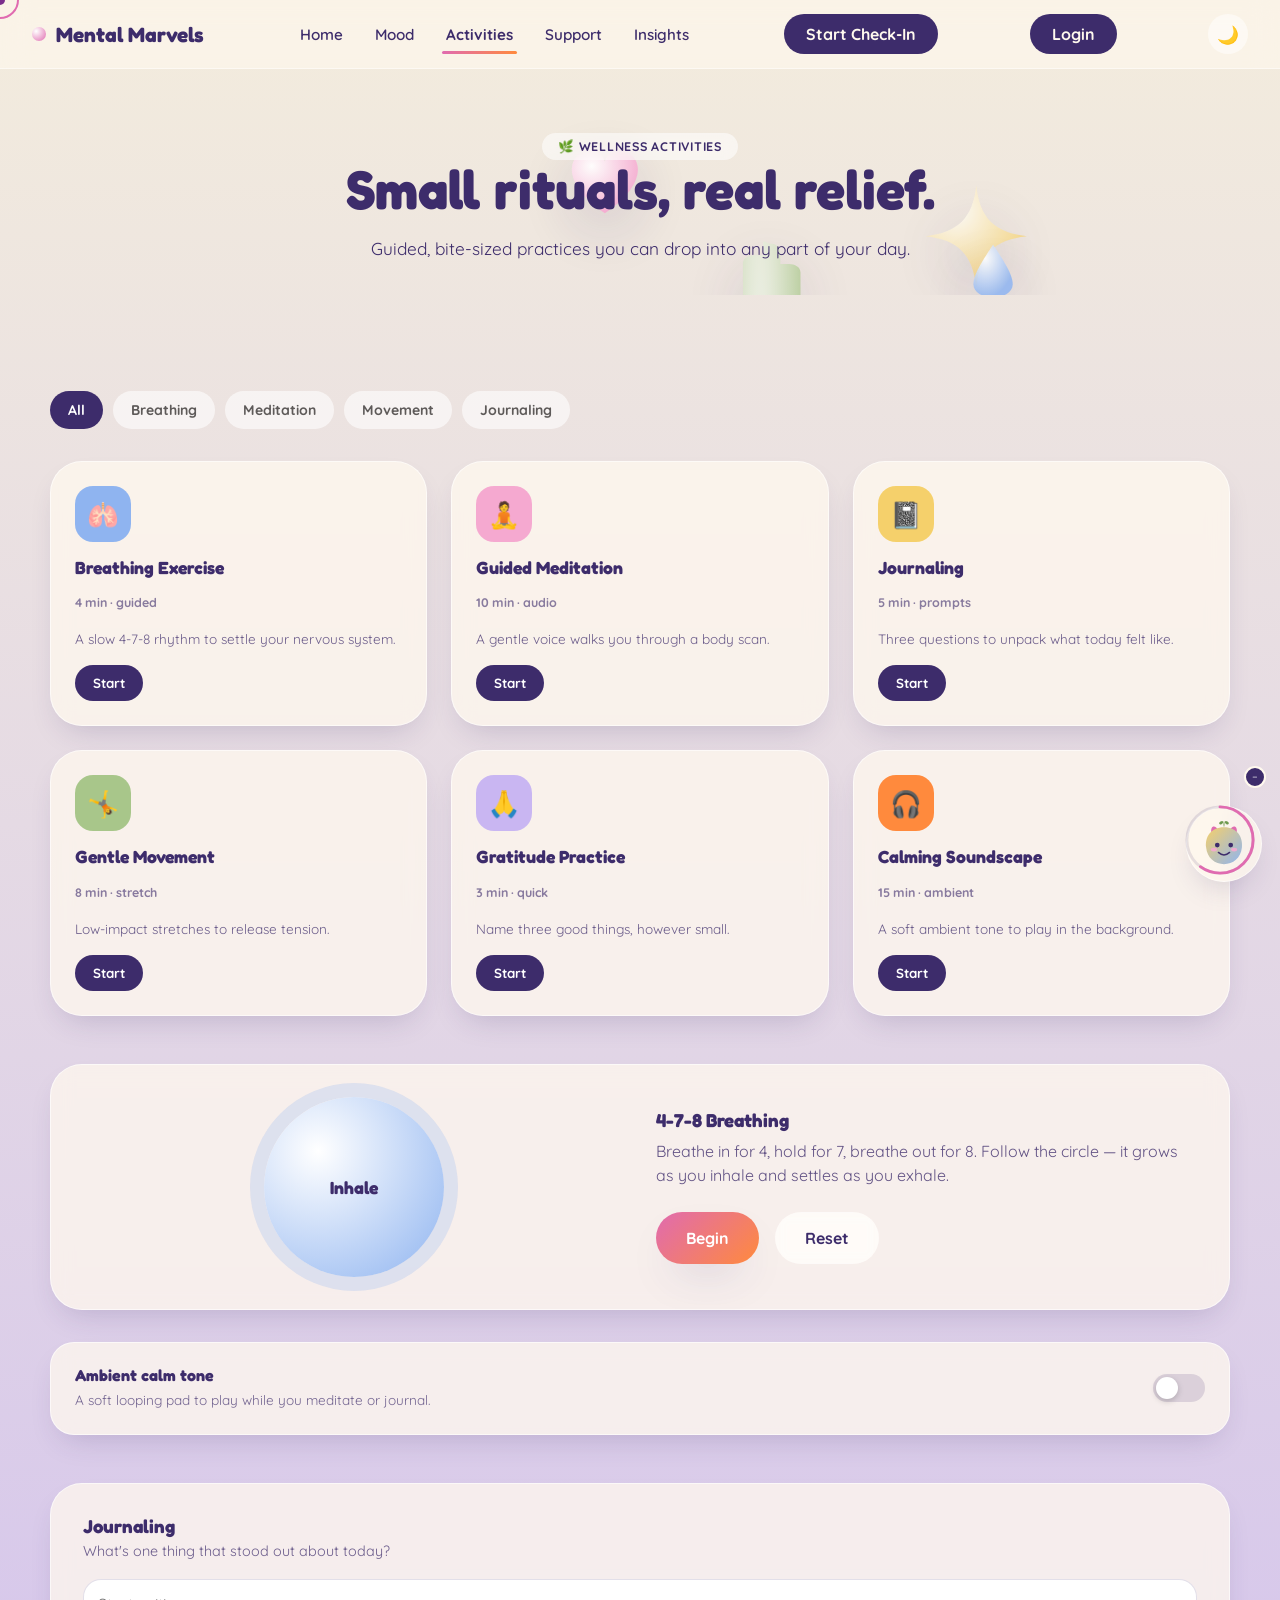
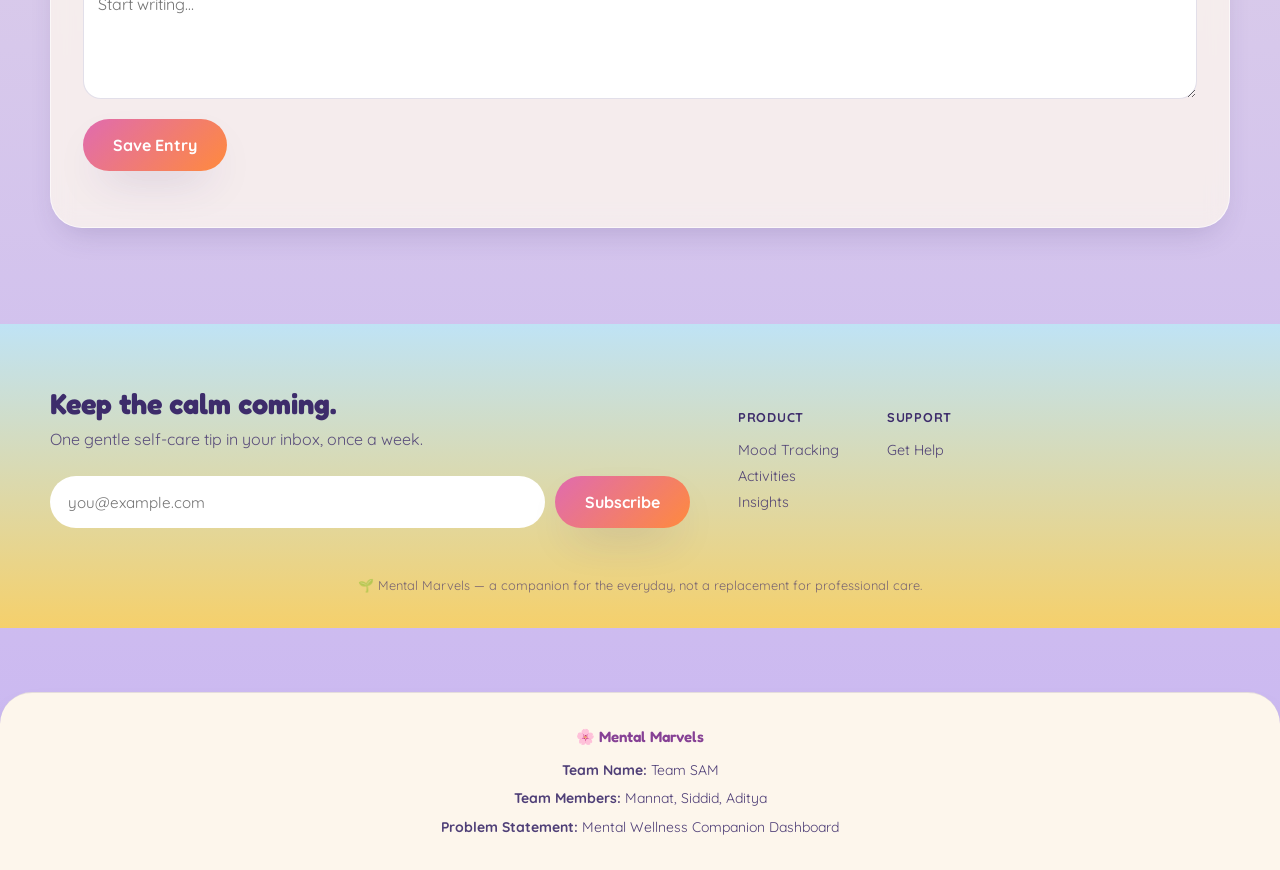
<file: activities.html>
<!DOCTYPE html>
<html lang="en">
<head>
<meta charset="UTF-8">
<meta name="viewport" content="width=device-width, initial-scale=1.0">
<title>Wellness Activities — Mental Marvels</title>
<meta name="description" content="Guided breathing, meditation, journaling, and gentle movement activities.">
<link rel="preconnect" href="https://fonts.googleapis.com">
<link rel="preconnect" href="https://fonts.gstatic.com" crossorigin>
<link href="https://fonts.googleapis.com/css2?family=Fredoka:wght@400;500;600;700&family=Quicksand:wght@400;500;600;700&display=swap" rel="stylesheet">
<style>
/* ============================================================
   MindBloom — shared design system
   ============================================================ */
:root{
  --lavender:#C9B6F2; --sky:#9BB8F0; --skylight:#BFE3F5;
  --pink:#F5A9D0; --pink-deep:#E06BB0;
  --yellow:#F5D06B; --yellow-deep:#E0A93D;
  --green:#A8C68A; --green-deep:#6E9A4E;
  --periwinkle:#8FB4F0;
  --cream:#FFF9EE; --cream2:#FDF6EC;
  --orange:#FF8A3D; --orange-bg:#F3ECDD;
  --ink-purple:#3D2C6B; --ink-magenta:#7A2E8C; --ink-teal:#1E5F5A;
  --radius-lg:32px; --radius-md:24px; --radius-sm:16px;
  --space-1:8px; --space-2:16px; --space-3:24px; --space-4:32px; --space-5:48px; --space-6:64px; --space-7:96px;
  --font-display:'Fredoka', sans-serif; --font-body:'Quicksand', sans-serif;
  --shadow-soft: 0 20px 45px -18px rgba(61,44,107,0.28);
  --shadow-card: 0 14px 30px -12px rgba(61,44,107,0.22);
}
*{box-sizing:border-box;}
html{scroll-behavior:smooth;}
body{
  margin:0; font-family:var(--font-body); color:var(--ink-purple);
  background:linear-gradient(180deg, var(--lavender) 0%, var(--sky) 45%, var(--skylight) 100%);
  overflow-x:hidden; cursor:none; min-height:100vh;
  transition:background .4s ease, color .4s ease;
}

/* ---------- Dark mode ---------- */
:root[data-theme="dark"]{
  --lavender:#221A3D; --sky:#1B2340; --skylight:#182A33;
  --pink:#3A2338; --pink-deep:#F2A6D6;
  --yellow:#3A311C; --yellow-deep:#F0C25E;
  --green:#1E2A1B; --green-deep:#9FD17A;
  --periwinkle:#22283F;
  --cream:#171326; --cream2:#1C1830;
  --orange:#3A2413; --orange-bg:#20181C;
  --ink-purple:#EFE9FB; --ink-magenta:#F2A6D6; --ink-teal:#8FE3D8;
  --shadow-soft: 0 20px 45px -18px rgba(0,0,0,0.55);
  --shadow-card: 0 14px 30px -12px rgba(0,0,0,0.5);
}
:root[data-theme="dark"] body{ background:linear-gradient(180deg, #17132A 0%, #141C33 45%, #101B22 100%); }
:root[data-theme="dark"] .glass-card{ background:rgba(28,24,48,.75); border-color:rgba(255,255,255,.08); }
:root[data-theme="dark"] header.nav{ background:rgba(23,19,38,.7); border-bottom-color:rgba(255,255,255,.08); }
:root[data-theme="dark"] .mobile-menu{ background:rgba(23,19,38,.96); }
:root[data-theme="dark"] .day-cell, :root[data-theme="dark"] .mood-chip, :root[data-theme="dark"] .filter-chip,
:root[data-theme="dark"] .tab-btn, :root[data-theme="dark"] .history-list li, :root[data-theme="dark"] .entry,
:root[data-theme="dark"] .search-row input{ background:#241E3B; color:var(--ink-purple); }
:root[data-theme="dark"] .nav-cta{ background:var(--ink-magenta); color:#171326; }
:root[data-theme="dark"] .h-card{ color:#171326; }

.theme-toggle{ background:rgba(255,255,255,.5); border:none; width:40px; height:40px; border-radius:50%; font-size:1.1rem; cursor:pointer; display:flex; align-items:center; justify-content:center; }
:root[data-theme="dark"] .theme-toggle{ background:rgba(255,255,255,.1); }
@media (hover:none), (pointer:coarse){ body{cursor:auto;} }
h1,h2,h3,h4{font-family:var(--font-display); margin:0; line-height:1.1;}
p{margin:0; line-height:1.55;}
a{color:inherit;}
button{font-family:var(--font-body);}
img,svg{display:block; max-width:100%;}
section{position:relative; padding:var(--space-7) var(--space-4); z-index:2;}
.wrap{max-width:1180px; margin:0 auto; position:relative; z-index:2;}
.eyebrow{
  display:inline-flex; align-items:center; gap:8px; font-weight:700; letter-spacing:.06em; text-transform:uppercase;
  font-size:.78rem; background:rgba(255,255,255,.55); padding:6px 16px; border-radius:999px; backdrop-filter:blur(6px);
}
.section-head{max-width:640px; margin-bottom:var(--space-5);}
.section-head h2{font-size:clamp(2rem,3.4vw,2.8rem); margin-top:var(--space-2);}
.section-head p{margin-top:var(--space-2); font-size:1.05rem; opacity:.85;}
.page-hero{padding-top:var(--space-6); padding-bottom:var(--space-4); text-align:center;}
.page-hero h1{font-size:clamp(2.2rem,4.4vw,3.4rem);}
.page-hero p{max-width:560px; margin:var(--space-2) auto 0; font-size:1.08rem; opacity:.85;}

/* ---------- Accessibility ---------- */
.skip-link{position:absolute; left:-999px; top:0; background:var(--cream); color:var(--ink-purple); padding:12px 20px; border-radius:0 0 12px 0; z-index:999; font-weight:700;}
.skip-link:focus{left:0;}
:focus-visible{outline:3px solid var(--ink-magenta); outline-offset:3px; border-radius:8px;}
.visually-hidden{position:absolute; left:-9999px;}

/* ---------- Custom cursor ---------- */
#cursor-dot,#cursor-ring{position:fixed; top:0; left:0; pointer-events:none; z-index:9999; border-radius:50%; transform:translate(-50%,-50%);}
#cursor-dot{width:10px; height:10px; background:var(--ink-magenta); transition:background .25s ease;}
#cursor-ring{width:38px; height:38px; border:2.5px solid var(--pink-deep); transition:background .25s ease, border-color .25s ease, width .2s ease, height .2s ease;}
@media (hover:none), (pointer:coarse){ #cursor-dot,#cursor-ring{display:none;} }
#cursor-canvas{position:fixed; inset:0; pointer-events:none; z-index:9998;}

/* ---------- Page transition veil ---------- */
#page-veil{
  position:fixed; inset:0; z-index:10000; pointer-events:none;
  background:linear-gradient(135deg,var(--pink-deep),var(--orange));
  clip-path:circle(0% at 50% 50%); transition:clip-path .55s cubic-bezier(.7,0,.3,1);
}
#page-veil.active{clip-path:circle(150% at 50% 50%);}
::view-transition-old(root){animation:fadeOut .3s ease both;}
::view-transition-new(root){animation:fadeIn .35s ease both;}
@keyframes fadeOut{to{opacity:0; transform:scale(.99);}}
@keyframes fadeIn{from{opacity:0; transform:scale(1.01);}}

/* ---------- Nav ---------- */
header.nav{
  position:sticky; top:0; z-index:100; padding:14px var(--space-4);
  display:flex; align-items:center; justify-content:space-between;
  background:rgba(255,249,238,0.6); backdrop-filter:blur(14px); border-bottom:1px solid rgba(255,255,255,.5);
}
.brand{display:flex; align-items:center; gap:10px; font-family:var(--font-display); font-weight:700; font-size:1.3rem; text-decoration:none;}
.brand .dot{width:14px; height:14px; border-radius:50%; background:radial-gradient(circle at 30% 30%, #fff, var(--pink-deep));}
nav.links{display:flex; gap:var(--space-3); list-style:none; margin:0; padding:0;}
nav.links a{text-decoration:none; font-weight:600; font-size:.95rem; padding:8px 4px; position:relative;}
nav.links a::after{content:""; position:absolute; left:0; bottom:-2px; width:0; height:3px; border-radius:3px; background:linear-gradient(90deg,var(--pink-deep),var(--orange)); transition:width .25s ease;}
nav.links a:hover::after, nav.links a:focus::after, nav.links a[aria-current="page"]::after{width:100%;}
nav.links a[aria-current="page"]{opacity:1; font-weight:800;}
.nav-cta{background:var(--ink-purple); color:var(--cream); border:none; padding:10px 22px; border-radius:999px; font-weight:700; cursor:none; text-decoration:none; display:inline-block;}
@media (hover:none),(pointer:coarse){ .nav-cta{cursor:pointer;} }
.nav-toggle{display:none; background:none; border:none; font-size:1.6rem; cursor:pointer; color:var(--ink-purple);}
.mobile-menu{display:none; flex-direction:column; gap:6px; padding:var(--space-2) var(--space-4); background:rgba(255,249,238,.96); backdrop-filter:blur(14px);}
.mobile-menu.open{display:flex;}
.mobile-menu a{text-decoration:none; font-weight:700; padding:10px 0; border-bottom:1px solid rgba(61,44,107,.08);}
@media (max-width:860px){ nav.links{display:none;} .nav-toggle{display:block;} }

/* ---------- Buttons ---------- */
.btn-primary,.btn-secondary{
  padding:16px 30px; border-radius:999px; font-weight:700; font-size:1rem; border:none; cursor:none;
  display:inline-flex; align-items:center; gap:8px; transition:transform .25s ease, box-shadow .25s ease;
  text-decoration:none;
}
@media (hover:none),(pointer:coarse){ .btn-primary,.btn-secondary{cursor:pointer;} }
.btn-primary{background:linear-gradient(135deg,var(--pink-deep),var(--orange)); color:#fff; box-shadow:var(--shadow-soft);}
.btn-primary:hover{transform:translateY(-3px) scale(1.03);}
.btn-secondary{background:rgba(255,255,255,.6); color:var(--ink-purple); backdrop-filter:blur(6px);}
.btn-secondary:hover{background:#fff;}
.btn-primary:active,.btn-secondary:active{transform:scale(.96);}

/* ---------- Cards / reveal ---------- */
.glass-card{background:rgba(255,249,238,.75); backdrop-filter:blur(10px); border-radius:var(--radius-lg); box-shadow:var(--shadow-card); border:1px solid rgba(255,255,255,.6);}
.reveal{opacity:0; transform:translateY(28px); transition:opacity .7s ease, transform .7s ease;}
.reveal.in{opacity:1; transform:translateY(0);}
.tilt{transition:transform .25s ease;}

/* ---------- Ambient blobs ---------- */
.blob-field{position:absolute; inset:0; overflow:hidden; pointer-events:none; z-index:1;}
.blob{position:absolute; filter:drop-shadow(0 18px 30px rgba(61,44,107,.22)); will-change:transform;}
@keyframes drift1{0%{transform:translate(0,0) rotate(0deg);}50%{transform:translate(18px,-26px) rotate(8deg);}100%{transform:translate(0,0) rotate(0deg);}}
@keyframes drift2{0%{transform:translate(0,0) rotate(0deg);}50%{transform:translate(-22px,20px) rotate(-10deg);}100%{transform:translate(0,0) rotate(0deg);}}
@keyframes drift3{0%{transform:translate(0,0) rotate(0deg);}50%{transform:translate(14px,24px) rotate(6deg);}100%{transform:translate(0,0) rotate(0deg);}}

/* ---------- Counters ---------- */
.stat-row{display:flex; gap:var(--space-4); flex-wrap:wrap; justify-content:center;}
.stat-row div strong{display:block; font-family:var(--font-display); font-size:1.6rem;}
.stat-row div span{font-size:.85rem; opacity:.7;}

/* ---------- Phone mockup (home hero) ---------- */
.phone-wrap{display:flex; justify-content:center; position:relative;}
.phone{width:320px; background:var(--cream); border-radius:44px; padding:18px; box-shadow:var(--shadow-soft); border:6px solid #fff; position:relative; z-index:3; animation:floaty 7s ease-in-out infinite;}
@keyframes floaty{0%,100%{transform:translateY(0);}50%{transform:translateY(-14px);}}
.phone-status{display:flex; justify-content:space-between; font-size:.75rem; font-weight:700; padding:0 6px;}
.phone-notch{width:90px; height:22px; background:#111; opacity:.06; border-radius:14px; margin:6px auto 10px;}
.phone-greet{font-size:1.05rem; font-weight:600; padding:0 6px;}
.score-row{display:flex; align-items:baseline; gap:8px; padding:6px 6px 2px;}
.score-num{font-family:var(--font-display); font-size:3.4rem; font-weight:700;}
.score-spark{color:var(--pink-deep); font-size:1.4rem;}
.score-label{font-size:.78rem; opacity:.65; padding:0 6px 10px;}
.quick-pills{display:flex; gap:8px; padding:0 6px 14px;}
.quick-pills span{background:var(--ink-purple); color:#fff; font-size:.72rem; font-weight:700; padding:8px 14px; border-radius:999px; display:flex; align-items:center; gap:6px;}
.quick-pills span.ghost{background:rgba(61,44,107,.08); color:var(--ink-purple);}
.highlights-title{display:flex; justify-content:space-between; padding:4px 6px 8px; font-size:.85rem; font-weight:700;}
.highlights-title small{font-weight:500; opacity:.55; font-size:.7rem;}
.highlights-grid{display:grid; grid-template-columns:1fr 1fr; gap:10px; padding:0 4px;}
.h-card{border-radius:20px; padding:14px; font-weight:700; font-size:.8rem; display:flex; flex-direction:column; gap:20px; min-height:74px;}
.h-card .n{font-family:var(--font-display); font-size:1.15rem;}
.h-card.pills{background:radial-gradient(circle at 25% 20%, #fff, var(--periwinkle));}
.h-card.water{background:radial-gradient(circle at 25% 20%, #fff, var(--skylight));}
.h-card.habits{background:radial-gradient(circle at 25% 20%, #fff, var(--green));}
.h-card.heart{background:radial-gradient(circle at 25% 20%, #fff, var(--pink));}
.h-card.mind{background:radial-gradient(circle at 25% 20%, #fff, var(--lavender));}
.h-card.sleep{background:radial-gradient(circle at 25% 20%, #fff, var(--yellow));}
.phone-tab{display:flex; justify-content:space-around; margin-top:14px; padding:12px 6px 2px; border-top:1px solid rgba(61,44,107,.08);}
.phone-tab .plus{width:40px; height:40px; border-radius:50%; background:var(--ink-purple); color:#fff; display:flex; align-items:center; justify-content:center; margin-top:-30px; box-shadow:0 8px 18px rgba(61,44,107,.4);}

/* ---------- Mood page ---------- */
.mood-layout{display:grid; grid-template-columns:.9fr 1.5fr; gap:var(--space-4); align-items:start;}
.mascot-card{padding:var(--space-4); text-align:center;}
.mood-chip-row{display:flex; gap:10px; flex-wrap:wrap; justify-content:center; margin-top:var(--space-3);}
.mood-chip{border:2px solid transparent; background:#fff; padding:10px 16px; border-radius:999px; font-weight:700; display:flex; align-items:center; gap:6px; cursor:none; font-size:.9rem; transition:all .2s ease;}
@media (hover:none),(pointer:coarse){ .mood-chip{cursor:pointer;} }
.mood-chip[aria-pressed="true"]{border-color:var(--orange); background:var(--orange-bg); transform:translateY(-2px);}
.mood-note{width:100%; margin-top:var(--space-2); border-radius:16px; border:1px solid rgba(61,44,107,.15); padding:12px; font-family:var(--font-body); resize:vertical; min-height:70px;}
.mood-right{display:flex; flex-direction:column; gap:var(--space-3);}
.tab-row{display:flex; gap:8px;}
.tab-btn{background:#fff; border:none; padding:10px 20px; border-radius:999px; font-weight:700; cursor:none; opacity:.55;}
@media (hover:none),(pointer:coarse){ .tab-btn{cursor:pointer;} }
.tab-btn[aria-selected="true"]{opacity:1; background:var(--orange); color:#fff;}
.calendar{padding:var(--space-3);}
.calendar-grid{display:grid; grid-template-columns:repeat(7,1fr); gap:6px; margin-top:var(--space-2);}
.calendar-grid .dow{font-size:.72rem; font-weight:700; text-align:center; opacity:.55;}
.day-cell{aspect-ratio:1; border-radius:12px; background:#fff; border:none; font-weight:700; font-size:.85rem; cursor:none; transition:transform .15s ease;}
@media (hover:none),(pointer:coarse){ .day-cell{cursor:pointer;} }
.day-cell:hover{transform:scale(1.08);}
.day-cell.logged{color:#fff;}
.stat-cards{display:grid; grid-template-columns:1fr 1fr; gap:var(--space-3);}
.stat-card{padding:var(--space-3); color:#fff; position:relative; overflow:hidden;}
.stat-card h4{font-size:.85rem; opacity:.9; font-weight:700;}
.stat-card .big{font-family:var(--font-display); font-size:1.8rem; margin-top:4px;}
.stat-card.orange{background:linear-gradient(135deg,var(--orange),var(--yellow-deep));}
.stat-card.purple{background:linear-gradient(135deg,var(--ink-purple),var(--pink-deep));}
.stat-card.teal{background:linear-gradient(135deg,var(--ink-teal),var(--green-deep));}
.gauge-wrap{grid-column:1/-1; padding:var(--space-3); display:flex; align-items:center; gap:var(--space-3); flex-wrap:wrap;}
.history-list{list-style:none; margin:var(--space-2) 0 0; padding:0; display:flex; flex-direction:column; gap:10px; max-height:260px; overflow:auto;}
.history-list li{display:flex; justify-content:space-between; align-items:center; background:#fff; border-radius:14px; padding:10px 14px; font-size:.88rem; font-weight:600;}
.history-list button{background:none; border:none; opacity:.4; cursor:pointer; font-size:.85rem;}
.history-list button:hover{opacity:1;}
.empty-state{text-align:center; opacity:.6; padding:var(--space-3); font-size:.9rem;}

/* ---------- Activities page ---------- */
.filter-row{display:flex; gap:10px; flex-wrap:wrap; margin-bottom:var(--space-4);}
.filter-chip{background:#fff; border:none; padding:10px 18px; border-radius:999px; font-weight:700; cursor:none; font-size:.88rem; opacity:.6; transition:all .2s ease;}
@media (hover:none),(pointer:coarse){ .filter-chip{cursor:pointer;} }
.filter-chip[aria-pressed="true"]{opacity:1; background:var(--ink-purple); color:#fff;}
.activity-grid{display:grid; grid-template-columns:repeat(3,1fr); gap:var(--space-3);}
.activity-card{padding:var(--space-3); display:flex; flex-direction:column; gap:var(--space-2);}
.activity-icon{width:56px; height:56px; border-radius:18px; display:flex; align-items:center; justify-content:center; font-size:1.6rem;}
.activity-card h3{font-size:1.1rem;}
.activity-card .duration{font-size:.78rem; font-weight:700; opacity:.6;}
.activity-card button{margin-top:auto; align-self:flex-start; background:var(--ink-purple); color:#fff; border:none; padding:10px 18px; border-radius:999px; font-weight:700; cursor:none;}
@media (hover:none),(pointer:coarse){ .activity-card button{cursor:pointer;} }
.breathing{margin-top:var(--space-5); display:grid; grid-template-columns:1fr 1fr; gap:var(--space-4); align-items:center; padding:var(--space-4);}
.breath-circle-wrap{display:flex; justify-content:center;}
.breath-circle{width:180px; height:180px; border-radius:50%; background:radial-gradient(circle at 30% 30%, #fff, var(--periwinkle)); display:flex; align-items:center; justify-content:center; font-weight:700; font-family:var(--font-display); font-size:1.1rem; box-shadow:0 0 0 14px rgba(143,180,240,.25); transition:transform 4s ease-in-out;}
.breath-controls{display:flex; gap:var(--space-2); margin-top:var(--space-3); flex-wrap:wrap;}
.journal-box{padding:var(--space-4); margin-top:var(--space-5);}
.journal-box textarea{width:100%; min-height:120px; border-radius:18px; border:1px solid rgba(61,44,107,.15); padding:14px; font-family:var(--font-body); font-size:1rem; resize:vertical; margin-top:var(--space-2);}
.journal-entries{margin-top:var(--space-3); display:flex; flex-direction:column; gap:10px;}
.journal-entries .entry{background:#fff; border-radius:14px; padding:12px 16px; font-size:.9rem;}
.journal-entries .entry time{display:block; font-size:.72rem; opacity:.55; font-weight:700; margin-bottom:4px;}
.sound-toggle{display:flex; align-items:center; gap:12px; margin-top:var(--space-4); padding:var(--space-3); border-radius:var(--radius-md);}
.switch{position:relative; width:52px; height:28px; background:rgba(61,44,107,.15); border-radius:999px; border:none; cursor:pointer;}
.switch::after{content:""; position:absolute; top:3px; left:3px; width:22px; height:22px; background:#fff; border-radius:50%; transition:transform .25s ease; box-shadow:0 2px 6px rgba(0,0,0,.2);}
.switch[aria-checked="true"]{background:var(--orange);}
.switch[aria-checked="true"]::after{transform:translateX(24px);}

/* ---------- Support page ---------- */
.support-grid{display:grid; grid-template-columns:repeat(4,1fr); gap:var(--space-3);}
.support-card{padding:var(--space-3); text-align:left;}
.support-card .badge{width:48px; height:48px; border-radius:14px; display:flex; align-items:center; justify-content:center; font-size:1.3rem; margin-bottom:var(--space-2);}
.crisis-note{margin-top:var(--space-4); padding:var(--space-3); border-radius:var(--radius-md); background:rgba(255,255,255,.7); border:2px dashed var(--ink-magenta); font-weight:600; font-size:.95rem;}
.faq{max-width:760px; margin:0 auto;}
.faq-item{border-radius:var(--radius-md); margin-bottom:12px; overflow:hidden;}
.faq-q{width:100%; text-align:left; background:none; border:none; padding:var(--space-3); font-weight:700; font-size:1rem; cursor:none; display:flex; justify-content:space-between; align-items:center;}
@media (hover:none),(pointer:coarse){ .faq-q{cursor:pointer;} }
.faq-q .icon{transition:transform .3s ease;}
.faq-item[data-open="true"] .icon{transform:rotate(45deg);}
.faq-a{max-height:0; overflow:hidden; transition:max-height .35s ease; padding:0 var(--space-3);}
.faq-item[data-open="true"] .faq-a{max-height:220px; padding-bottom:var(--space-3);}
.search-row{display:flex; gap:10px; margin-bottom:var(--space-4); max-width:420px;}
.search-row input{flex:1; padding:14px 18px; border-radius:999px; border:none; font-family:var(--font-body); font-size:.95rem; box-shadow:var(--shadow-card);}

/* ---------- Insights page ---------- */
.dash-card{padding:var(--space-3);}
.dash-greet{display:flex; justify-content:space-between; align-items:center; margin-bottom:var(--space-4); flex-wrap:wrap; gap:var(--space-2);}
.bento{display:grid; grid-template-columns:repeat(4, 1fr); grid-auto-rows:auto; gap:var(--space-3);}
.bento .c1{grid-column:span 2;}
.bento .c2{grid-column:span 2;}
.bento .c4{grid-column:span 4;}
.dash-card h4{font-size:.95rem;}
.dash-card p.sub{font-size:.75rem; opacity:.6; margin-top:2px;}
.bar-row{display:flex; align-items:flex-end; gap:8px; height:110px; margin-top:var(--space-2);}
.bar{flex:1; border-radius:8px 8px 0 0; height:0; transition:height 1s ease;}
.timeline-list{list-style:none; margin:var(--space-2) 0 0; padding:0; display:flex; flex-direction:column; gap:10px;}
.timeline-list li{display:flex; gap:10px; align-items:center; font-size:.88rem; font-weight:600;}
.timeline-list .dot{width:10px; height:10px; border-radius:50%; flex-shrink:0;}
.streak-banner{display:flex; align-items:center; gap:var(--space-3); padding:var(--space-3); border-radius:var(--radius-md); background:linear-gradient(135deg,var(--orange),var(--pink-deep)); color:#fff; margin-bottom:var(--space-3);}
.streak-banner .num{font-family:var(--font-display); font-size:2.4rem;}

/* ---------- Toasts ---------- */
.toast-host{position:fixed; bottom:24px; left:50%; transform:translateX(-50%); z-index:10001; display:flex; flex-direction:column; gap:10px; align-items:center; pointer-events:none;}
.toast{background:var(--ink-purple); color:var(--cream); padding:12px 22px; border-radius:999px; font-weight:700; font-size:.9rem; box-shadow:var(--shadow-soft); opacity:0; transform:translateY(14px); transition:opacity .3s ease, transform .3s ease;}
.toast.in{opacity:1; transform:translateY(0);}
.toast-badge{background:linear-gradient(135deg,var(--pink-deep),var(--orange)); color:#fff;}

/* ---------- Confetti ---------- */
.confetti-host{position:fixed; inset:0; pointer-events:none; z-index:10002; overflow:hidden;}
.confetti-piece{position:absolute; top:40%; width:8px; height:14px; border-radius:2px; animation:confetti-fall 1.4s ease-out forwards;}
@keyframes confetti-fall{
  0%{transform:translate(0,0) rotate(0deg); opacity:1;}
  100%{transform:translate(var(--dx), 220px) rotate(var(--rot)); opacity:0;}
}

/* ---------- Reminder banner ---------- */
.reminder-banner{display:flex; align-items:center; justify-content:space-between; gap:var(--space-2); padding:var(--space-2) var(--space-3); margin-bottom:var(--space-3); flex-wrap:wrap;}

/* ---------- Badges ---------- */
.badge-grid{display:flex; flex-wrap:wrap; gap:12px; margin-top:var(--space-2);}
.badge-pill{display:flex; align-items:center; gap:8px; padding:10px 16px; border-radius:999px; background:#fff; font-weight:700; font-size:.85rem; box-shadow:var(--shadow-card);}
.badge-pill.locked{opacity:.35; filter:grayscale(1);}
:root[data-theme="dark"] .badge-pill{ background:#241E3B; }

/* ---------- Mood tags ---------- */
.tag-row{display:flex; gap:8px; flex-wrap:wrap; margin-top:var(--space-2);}
.tag-chip{background:#fff; border:2px solid transparent; padding:6px 14px; border-radius:999px; font-weight:700; font-size:.78rem; cursor:pointer; opacity:.6;}
.tag-chip[aria-pressed="true"]{opacity:1; border-color:var(--periwinkle); background:var(--skylight);}
:root[data-theme="dark"] .tag-chip{ background:#241E3B; color:var(--ink-purple); }
.history-filters{display:flex; gap:10px; flex-wrap:wrap; margin:var(--space-2) 0;}
.history-filters select, .history-filters input{padding:10px 14px; border-radius:999px; border:none; font-family:var(--font-body); font-size:.85rem; box-shadow:var(--shadow-card);}
.entry-tags{display:inline-flex; gap:4px; margin-left:6px;}
.entry-tag{font-size:.68rem; background:rgba(61,44,107,.08); padding:2px 8px; border-radius:999px; font-weight:700;}

/* ---------- Dashboard range tabs & stat extras ---------- */
.range-tabs{display:flex; gap:8px; margin-bottom:var(--space-3); flex-wrap:wrap;}
.range-tabs button{background:#fff; border:none; padding:8px 18px; border-radius:999px; font-weight:700; opacity:.55; cursor:pointer; font-size:.85rem;}
.range-tabs button[aria-selected="true"]{opacity:1; background:var(--ink-purple); color:#fff;}
:root[data-theme="dark"] .range-tabs button{ background:#241E3B; color:var(--ink-purple); }
.stat-mini-row{display:flex; gap:var(--space-2); flex-wrap:wrap; margin-bottom:var(--space-3);}
.stat-mini{flex:1; min-width:130px; background:#fff; border-radius:var(--radius-md); padding:var(--space-2) var(--space-3); box-shadow:var(--shadow-card);}
.stat-mini .big{font-family:var(--font-display); font-size:1.6rem;}
.stat-mini .label{font-size:.72rem; opacity:.6; font-weight:700; text-transform:uppercase; letter-spacing:.04em;}
:root[data-theme="dark"] .stat-mini{ background:#241E3B; }
.empty-widget{text-align:center; padding:var(--space-3); opacity:.75;}
.empty-widget .emoji{font-size:1.8rem; display:block; margin-bottom:8px;}
.empty-widget a.btn-secondary{margin-top:var(--space-2); display:inline-flex;}

/* ---------- Recommended activity card ---------- */
.recommend-card{display:flex; align-items:center; gap:var(--space-3); padding:var(--space-3); margin-bottom:var(--space-4); background:linear-gradient(135deg, var(--periwinkle), var(--lavender));}
:root[data-theme="dark"] .recommend-card{ background:linear-gradient(135deg,#2a2450,#1f2340); }
.recommend-card .r-icon{font-size:2.2rem;}
.recommend-card h4{font-size:.78rem; text-transform:uppercase; letter-spacing:.05em; opacity:.75;}
.recommend-card p{font-size:.95rem; font-weight:700; margin-top:2px;}

/* ---------- MindBloom Assistant chat widget ---------- */
.chat-launcher{position:fixed; bottom:24px; right:24px; width:60px; height:60px; border-radius:50%; background:var(--ink-purple); color:#fff; border:none; font-size:1.5rem; box-shadow:var(--shadow-soft); cursor:pointer; z-index:500;}
.chat-panel{position:fixed; bottom:96px; right:24px; width:320px; max-height:440px; display:none; flex-direction:column; z-index:500; overflow:hidden;}
.chat-panel.open{display:flex;}
.chat-head{padding:var(--space-2) var(--space-3); background:var(--ink-purple); color:#fff;}
.chat-head strong{font-family:var(--font-display); font-size:1rem;}
.chat-head p{font-size:.72rem; opacity:.85; margin-top:2px;}
.chat-body{flex:1; overflow-y:auto; padding:var(--space-2); display:flex; flex-direction:column; gap:8px; background:#fff;}
:root[data-theme="dark"] .chat-body{ background:#1C1830; }
.chat-msg{max-width:85%; padding:10px 14px; border-radius:16px; font-size:.85rem; line-height:1.4;}
.chat-msg.bot{align-self:flex-start; background:var(--skylight);}
.chat-msg.user{align-self:flex-end; background:var(--ink-purple); color:#fff;}
:root[data-theme="dark"] .chat-msg.bot{ background:#241E3B; }
.chat-input-row{display:flex; gap:6px; padding:var(--space-2); background:#fff; border-top:1px solid rgba(61,44,107,.1);}
:root[data-theme="dark"] .chat-input-row{ background:#1C1830; }
.chat-input-row input{flex:1; border:none; border-radius:999px; padding:10px 14px; font-family:var(--font-body); background:var(--orange-bg);}
.chat-input-row button{border:none; background:var(--ink-purple); color:#fff; border-radius:999px; padding:10px 16px; font-weight:700; cursor:pointer;}
@media (max-width:480px){
  .chat-panel{width:calc(100vw - 32px); right:16px;}
  .chat-launcher{right:16px;}
}

/* ---------- Footer ---------- */
footer{background:linear-gradient(180deg, var(--skylight), var(--yellow)); padding:var(--space-6) var(--space-4) var(--space-4);}
.footer-inner{max-width:1180px; margin:0 auto; display:grid; grid-template-columns:1.3fr 1fr; gap:var(--space-5); align-items:start;}
.footer-form{display:flex; gap:10px; margin-top:var(--space-3); flex-wrap:wrap;}
.footer-form input{flex:1; min-width:220px; padding:14px 18px; border-radius:999px; border:none; font-family:var(--font-body); font-size:.95rem;}
.footer-links{display:flex; gap:var(--space-5); flex-wrap:wrap;}
.footer-links div h5{font-size:.8rem; text-transform:uppercase; letter-spacing:.06em; margin-bottom:var(--space-2);}
.footer-links a{display:block; text-decoration:none; font-size:.9rem; margin-bottom:8px; opacity:.85;}
.fine-print{text-align:center; margin-top:var(--space-5); font-size:.8rem; opacity:.65;}

/* ---------- Responsive ---------- */
@media (max-width:980px){
  .hero{grid-template-columns:1fr; text-align:center;}
  .mood-layout{grid-template-columns:1fr;}
  .activity-grid{grid-template-columns:1fr 1fr;}
  .support-grid{grid-template-columns:1fr 1fr;}
  .bento{grid-template-columns:1fr 1fr;}
  .bento .c1,.bento .c2,.bento .c4{grid-column:span 2;}
  .footer-inner{grid-template-columns:1fr;}
  .breathing{grid-template-columns:1fr;}
}
@media (max-width:600px){
  section{padding:var(--space-5) var(--space-2);}
  .activity-grid{grid-template-columns:1fr;}
  .support-grid{grid-template-columns:1fr;}
  .bento{grid-template-columns:1fr;}
  .bento .c1,.bento .c2,.bento .c4{grid-column:span 1;}
  .phone{width:100%; max-width:320px;}
  .stat-mini-row{flex-direction:column;}
  .recommend-card{flex-direction:column; text-align:center;}
  .dash-greet{flex-direction:column; align-items:flex-start;}
}
@media (max-width:768px){
  .hero{grid-template-columns:1fr !important; text-align:center;}
  .phone-wrap{order:-1; margin-bottom:var(--space-3);}
}
/* Ensure comfortable tap targets on touch devices */
@media (hover:none), (pointer:coarse){
  .mood-chip,.filter-chip,.tab-btn,.range-tabs button,.tag-chip,.day-cell,.theme-toggle,.chat-launcher,
  .activity-card button,.btn-primary,.btn-secondary,.nav-cta,.switch{ min-height:44px; }
  .day-cell{ min-width:44px; }
}
@media (prefers-reduced-motion: reduce){
  *{animation-duration:0.001ms !important; animation-iteration-count:1 !important; transition-duration:0.001ms !important; scroll-behavior:auto !important;}
}

</style>
<link rel="manifest" href="manifest.json">
<meta name="theme-color" content="#7A2E8C">
<style>
  body{background:linear-gradient(180deg, var(--orange-bg), var(--lavender));}
</style>
</head>
<body>
<div id="page-veil"></div>
<a href="#main" class="skip-link">Skip to content</a>
<canvas id="cursor-canvas" aria-hidden="true"></canvas>
<div id="cursor-dot" aria-hidden="true"></div>
<div id="cursor-ring" aria-hidden="true"></div>

<header class="nav">
  <a class="brand" href="index.html" data-transition><span class="dot"></span> Mental Marvels</a>
  <nav class="links" aria-label="Primary">
    <a href="index.html" data-transition>Home</a>
    <a href="mood.html" data-transition>Mood</a>
    <a href="activities.html" aria-current="page" data-transition>Activities</a>
    <a href="support.html" data-transition>Support</a>
    <a href="insights.html" data-transition>Insights</a>
  </nav>
  <a class="nav-cta" href="mood.html" data-cursor-color="purple" data-transition>Start Check-In</a>
  <a class="nav-cta" href="login.html" data-cursor-color="purple" data-transition>Login</a>
  <button class="theme-toggle" aria-label="Switch to dark mode">🌙</button>
  <button class="nav-toggle" aria-label="Toggle menu" aria-expanded="false">☰</button>
</header>
<div class="mobile-menu" aria-label="Mobile navigation">
  <a href="index.html" data-transition>Home</a>
  <a href="mood.html" data-transition>Mood</a>
  <a href="activities.html" data-transition>Activities</a>
  <a href="support.html" data-transition>Support</a>
  <a href="insights.html" data-transition>Insights</a>
  <a href="login.html" data-transition>Login</a>
</div>

<main id="main">
  <section class="page-hero" aria-label="Activities intro">
    <div class="blob-field" data-blob-field="4" aria-hidden="true"></div>
    <div class="wrap">
      <span class="eyebrow reveal">🌿 Wellness Activities</span>
      <h1 class="reveal">Small rituals, real relief.</h1>
      <p class="reveal">Guided, bite-sized practices you can drop into any part of your day.</p>
    </div>
  </section>

  <section aria-label="Activity library">
    <div class="wrap">
      <div class="filter-row reveal" role="group" aria-label="Filter activities">
        <button class="filter-chip" data-filter="all" aria-pressed="true">All</button>
        <button class="filter-chip" data-filter="breathing" aria-pressed="false">Breathing</button>
        <button class="filter-chip" data-filter="meditation" aria-pressed="false">Meditation</button>
        <button class="filter-chip" data-filter="movement" aria-pressed="false">Movement</button>
        <button class="filter-chip" data-filter="journaling" aria-pressed="false">Journaling</button>
      </div>

      <div class="glass-card recommend-card reveal" id="recommend-card" style="display:none;">
        <div class="r-icon" id="recommend-icon">✨</div>
        <div>
          <h4>Recommended for you</h4>
          <p id="recommend-text">Log a mood check-in to see a suggestion here.</p>
        </div>
        <button class="btn-secondary" data-cursor-color="teal" id="recommend-go">Start</button>
      </div>

      <div class="activity-grid" id="activity-grid">
        <div class="glass-card activity-card tilt reveal" data-cat="breathing">
          <div class="activity-icon" style="background:var(--periwinkle);">🫁</div>
          <h3>Breathing Exercise</h3>
          <p class="duration">4 min · guided</p>
          <p style="font-size:.85rem; opacity:.75;">A slow 4-7-8 rhythm to settle your nervous system.</p>
          <button data-cursor-color="pink" data-scroll="breathing" data-log="breathing">Start</button>
        </div>
        <div class="glass-card activity-card tilt reveal" data-cat="meditation">
          <div class="activity-icon" style="background:var(--pink);">🧘</div>
          <h3>Guided Meditation</h3>
          <p class="duration">10 min · audio</p>
          <p style="font-size:.85rem; opacity:.75;">A gentle voice walks you through a body scan.</p>
          <button data-cursor-color="pink" data-scroll="sound-card" data-log="meditation">Start</button>
        </div>
        <div class="glass-card activity-card tilt reveal" data-cat="journaling">
          <div class="activity-icon" style="background:var(--yellow);">📓</div>
          <h3>Journaling</h3>
          <p class="duration">5 min · prompts</p>
          <p style="font-size:.85rem; opacity:.75;">Three questions to unpack what today felt like.</p>
          <button data-cursor-color="pink" data-scroll="journal">Start</button>
        </div>
        <div class="glass-card activity-card tilt reveal" data-cat="movement">
          <div class="activity-icon" style="background:var(--green);">🤸</div>
          <h3>Gentle Movement</h3>
          <p class="duration">8 min · stretch</p>
          <p style="font-size:.85rem; opacity:.75;">Low-impact stretches to release tension.</p>
          <button data-cursor-color="pink" data-log="movement">Start</button>
        </div>
        <div class="glass-card activity-card tilt reveal" data-cat="meditation">
          <div class="activity-icon" style="background:var(--lavender);">🙏</div>
          <h3>Gratitude Practice</h3>
          <p class="duration">3 min · quick</p>
          <p style="font-size:.85rem; opacity:.75;">Name three good things, however small.</p>
          <button data-cursor-color="pink" data-scroll="journal">Start</button>
        </div>
        <div class="glass-card activity-card tilt reveal" data-cat="meditation">
          <div class="activity-icon" style="background:var(--orange);">🎧</div>
          <h3>Calming Soundscape</h3>
          <p class="duration">15 min · ambient</p>
          <p style="font-size:.85rem; opacity:.75;">A soft ambient tone to play in the background.</p>
          <button data-cursor-color="pink" data-scroll="sound-card" data-log="meditation">Start</button>
        </div>
      </div>

      <div class="glass-card breathing reveal" id="breathing">
        <div class="breath-circle-wrap">
          <div class="breath-circle" id="breath-circle">Inhale</div>
        </div>
        <div>
          <h3>4-7-8 Breathing</h3>
          <p style="margin-top:8px; opacity:.8;">Breathe in for 4, hold for 7, breathe out for 8. Follow the circle — it grows as you inhale and settles as you exhale.</p>
          <div class="breath-controls">
            <button class="btn-primary" data-cursor-color="pink" id="breath-toggle">Begin</button>
            <button class="btn-secondary" data-cursor-color="teal" id="breath-reset">Reset</button>
          </div>
        </div>
      </div>

      <div class="glass-card sound-toggle reveal" id="sound-card">
        <div style="flex:1;">
          <h4>Ambient calm tone</h4>
          <p style="font-size:.85rem; opacity:.7; margin-top:4px;">A soft looping pad to play while you meditate or journal.</p>
        </div>
        <button class="switch" id="sound-switch" role="switch" aria-checked="false" aria-label="Toggle ambient sound"></button>
      </div>

      <div class="glass-card journal-box reveal" id="journal">
        <h3>Journaling</h3>
        <p style="opacity:.75; font-size:.9rem; margin-top:4px;">What's one thing that stood out about today?</p>
        <textarea id="journal-text" placeholder="Start writing…"></textarea>
        <button class="btn-primary" id="journal-save" data-cursor-color="pink" style="margin-top:var(--space-2);">Save Entry</button>
        <div class="journal-entries" id="journal-entries"></div>
      </div>
    </div>
  </section>
</main>

<footer aria-label="Footer">
  <div class="footer-inner">
    <div>
      <h2 style="font-size:1.8rem;">Keep the calm coming.</h2>
      <p style="margin-top:8px; opacity:.8; max-width:420px;">One gentle self-care tip in your inbox, once a week.</p>
      <form class="footer-form" data-newsletter-form>
        <label for="email" class="visually-hidden">Email address</label>
        <input id="email" type="email" required placeholder="you@example.com" data-cursor-color="pink">
        <button class="btn-primary" type="submit" data-cursor-color="pink">Subscribe</button>
      </form>
    </div>
    <div class="footer-links">
      <div><h5>Product</h5>
        <a href="mood.html" data-transition>Mood Tracking</a>
        <a href="activities.html" data-transition>Activities</a>
        <a href="insights.html" data-transition>Insights</a>
      </div>
      <div><h5>Support</h5>
        <a href="support.html" data-transition>Get Help</a>
      </div>
    </div>
  </div>
  <p class="fine-print">🌱 Mental Marvels — a companion for the everyday, not a replacement for professional care.</p>
</footer>

<script>
/* ============================================================
   MindBloom — shared behavior across all pages
   ============================================================ */
window.MindBloom = (function(){
  const reduceMotion = window.matchMedia('(prefers-reduced-motion: reduce)').matches;
  const isTouch = window.matchMedia('(hover: none), (pointer: coarse)').matches;

  /* ---------- Page-load veil transition ---------- */
  function initPageVeil(){
    const veil = document.getElementById('page-veil');
    if(!veil) return;
    requestAnimationFrame(()=> veil.classList.add('active'));
    setTimeout(()=> veil.style.display='none', 650);

    document.querySelectorAll('a[data-transition]').forEach(link=>{
      link.addEventListener('click', (e)=>{
        const href = link.getAttribute('href');
        if(!href || href.startsWith('#') || link.target==='_blank') return;
        if(document.startViewTransition){ return; } // let native API handle it
        e.preventDefault();
        veil.style.display='block';
        veil.classList.remove('active');
        requestAnimationFrame(()=>veil.classList.add('active'));
        setTimeout(()=>{ window.location.href = href; }, 420);
      });
    });
  }

  /* ---------- Mobile menu ---------- */
  function initMobileMenu(){
    const toggle = document.querySelector('.nav-toggle');
    const menu = document.querySelector('.mobile-menu');
    if(!toggle || !menu) return;
    toggle.addEventListener('click', ()=>{
      const open = menu.classList.toggle('open');
      toggle.setAttribute('aria-expanded', open);
      toggle.textContent = open ? '✕' : '☰';
    });
  }

  /* ---------- Reveal on scroll ---------- */
  function initReveal(){
    const els = document.querySelectorAll('.reveal');
    const io = new IntersectionObserver((entries)=>{
      entries.forEach((e,idx)=>{
        if(e.isIntersecting){
          setTimeout(()=>e.target.classList.add('in'), (idx%4)*80);
          io.unobserve(e.target);
        }
      });
    }, {threshold:.15});
    els.forEach(el=>io.observe(el));
  }

  /* ---------- Tilt cards ---------- */
  function initTilt(){
    if(isTouch || reduceMotion) return;
    document.querySelectorAll('.tilt').forEach(card=>{
      card.addEventListener('mousemove', (e)=>{
        const r = card.getBoundingClientRect();
        const px = (e.clientX - r.left)/r.width - 0.5;
        const py = (e.clientY - r.top)/r.height - 0.5;
        card.style.transform = `perspective(700px) rotateX(${(-py*8).toFixed(2)}deg) rotateY(${(px*8).toFixed(2)}deg) translateY(-6px)`;
      });
      card.addEventListener('mouseleave', ()=>{ card.style.transform=''; });
    });
  }

  /* ---------- Animated counters ---------- */
  function initCounters(){
    const els = document.querySelectorAll('[data-count]');
    if(!els.length) return;
    const io = new IntersectionObserver((entries)=>{
      entries.forEach(e=>{
        if(!e.isIntersecting) return;
        const el = e.target;
        const target = parseFloat(el.dataset.count);
        const suffix = el.dataset.suffix || '';
        const decimals = el.dataset.count.includes('.') ? 1 : 0;
        const dur = 1200; const start = performance.now();
        function step(now){
          const p = Math.min((now-start)/dur, 1);
          const eased = 1 - Math.pow(1-p, 3);
          el.textContent = (target*eased).toFixed(decimals) + suffix;
          if(p<1) requestAnimationFrame(step);
        }
        requestAnimationFrame(step);
        io.unobserve(el);
      });
    }, {threshold:.5});
    els.forEach(el=>io.observe(el));
  }

  /* ---------- Ambient floating blobs ---------- */
  const blobSVGs = {
    heart: `<svg viewBox="0 0 60 54" width="W" height="H"><path d="M30 50 C-6 26 4 2 22 4 C28 5 30 12 30 12 C30 12 32 5 38 4 C56 2 66 26 30 50Z" fill="url(#gp)"/></svg>`,
    star: `<svg viewBox="0 0 60 60" width="W" height="H"><path d="M30 2 C32 20 40 28 58 30 C40 32 32 40 30 58 C28 40 20 32 2 30 C20 28 28 20 30 2Z" fill="url(#gy)"/></svg>`,
    cross: `<svg viewBox="0 0 60 60" width="W" height="H"><path d="M22 4h16c4 0 6 4 6 8v6h6c4 0 8 2 8 6v16c0 4-4 6-8 6h-6v6c0 4-2 8-6 8H22c-4 0-6-4-6-8v-6h-6c-4 0-8-2-8-6V18c0-4 4-6 8-6h6V4c0-4 2 0 6 0Z" fill="url(#gg)"/></svg>`,
    drop: `<svg viewBox="0 0 50 60" width="W" height="H"><path d="M25 2 C40 24 46 36 46 44 C46 53 36 58 25 58 C14 58 4 53 4 44 C4 36 10 24 25 2Z" fill="url(#gb)"/></svg>`,
  };
  const defs = `<defs>
    <radialGradient id="gp" cx="30%" cy="25%" r="75%"><stop offset="0%" stop-color="#fff"/><stop offset="100%" stop-color="#F5A9D0"/></radialGradient>
    <radialGradient id="gy" cx="30%" cy="25%" r="75%"><stop offset="0%" stop-color="#fff"/><stop offset="100%" stop-color="#F5D06B"/></radialGradient>
    <radialGradient id="gg" cx="30%" cy="25%" r="75%"><stop offset="0%" stop-color="#fff"/><stop offset="100%" stop-color="#A8C68A"/></radialGradient>
    <radialGradient id="gb" cx="30%" cy="25%" r="75%"><stop offset="0%" stop-color="#fff"/><stop offset="100%" stop-color="#8FB4F0"/></radialGradient>
  </defs>`;
  function scatterBlobs(container, count){
    if(!container) return;
    container.insertAdjacentHTML('afterbegin', `<svg width="0" height="0">${defs}</svg>`);
    const shapes = Object.keys(blobSVGs);
    const anims = ['drift1','drift2','drift3'];
    for(let i=0;i<count;i++){
      const shape = shapes[i % shapes.length];
      const size = 46 + Math.random()*70;
      const html = blobSVGs[shape].replace(/W/g,size).replace(/H/g,size);
      const el = document.createElement('div');
      el.className='blob';
      el.style.left = (Math.random()*90)+'%';
      el.style.top = (Math.random()*90)+'%';
      el.style.opacity = 0.55 + Math.random()*0.4;
      el.style.animation = reduceMotion ? 'none' : `${anims[i%3]} ${8+Math.random()*10}s ease-in-out infinite`;
      el.style.animationDelay = (Math.random()*4)+'s';
      el.dataset.depth = (0.02 + Math.random()*0.05).toFixed(3);
      el.innerHTML = html;
      container.appendChild(el);
    }
  }
  function initBlobs(){
    document.querySelectorAll('[data-blob-field]').forEach(field=>{
      scatterBlobs(field, parseInt(field.dataset.blobField)||5);
    });
    if(!isTouch && !reduceMotion){
      let mx=window.innerWidth/2, my=window.innerHeight/2;
      window.addEventListener('mousemove', (e)=>{ mx=e.clientX; my=e.clientY; }, {passive:true});
      function loop(){
        const cx = window.innerWidth/2, cy= window.innerHeight/2;
        document.querySelectorAll('.blob').forEach(b=>{
          const depth = parseFloat(b.dataset.depth||0.03);
          b.style.marginLeft = ((mx-cx)*depth)+'px';
          b.style.marginTop = ((my-cy)*depth)+'px';
        });
        requestAnimationFrame(loop);
      }
      requestAnimationFrame(loop);
    }
  }

  /* ---------- Custom cursor ---------- */
  function initCursor(){
    if(isTouch) return;
    const dot = document.getElementById('cursor-dot');
    const ring = document.getElementById('cursor-ring');
    if(!dot||!ring) return;
    let rx=0, ry=0, tx=0, ty=0;
    window.addEventListener('mousemove', (e)=>{
      tx=e.clientX; ty=e.clientY;
      dot.style.left = tx+'px'; dot.style.top = ty+'px';
    }, {passive:true});
    function loop(){
      rx += (tx-rx)*0.18; ry += (ty-ry)*0.18;
      ring.style.left = rx+'px'; ring.style.top = ry+'px';
      requestAnimationFrame(loop);
    }
    requestAnimationFrame(loop);

    const colorMap = {
      pink:{c:'#E06BB0'}, yellow:{c:'#E0A93D'}, teal:{c:'#1E5F5A'}, purple:{c:'#3D2C6B'}
    };
    document.querySelectorAll('[data-cursor-color]').forEach(el=>{
      el.addEventListener('mouseenter', ()=>{
        const c = (colorMap[el.dataset.cursorColor] || colorMap.purple).c;
        dot.style.background = c; ring.style.borderColor = c;
        ring.style.width='54px'; ring.style.height='54px';
      });
      el.addEventListener('mouseleave', ()=>{
        dot.style.background = '#7A2E8C'; ring.style.borderColor = '#E06BB0';
        ring.style.width='38px'; ring.style.height='38px';
      });
    });

    const canvas = document.getElementById('cursor-canvas');
    if(!canvas) return;
    const ctx = canvas.getContext('2d');
    function resize(){ canvas.width=innerWidth; canvas.height=innerHeight; }
    resize(); window.addEventListener('resize', resize);
    let particles = []; let lastX=tx, lastY=ty;
    window.addEventListener('mousemove', (e)=>{
      const dist = Math.hypot(e.clientX-lastX, e.clientY-lastY);
      if(dist>14 && particles.length<60 && !reduceMotion){
        particles.push({x:e.clientX,y:e.clientY,r:4+Math.random()*4,life:1,
          c:['#F5A9D0','#F5D06B','#A8C68A','#8FB4F0'][Math.floor(Math.random()*4)]});
        lastX=e.clientX; lastY=e.clientY;
      }
    }, {passive:true});
    function draw(){
      ctx.clearRect(0,0,canvas.width,canvas.height);
      particles.forEach(p=>{
        ctx.globalAlpha = p.life; ctx.fillStyle = p.c;
        ctx.beginPath(); ctx.arc(p.x,p.y,p.r,0,Math.PI*2); ctx.fill();
        p.life -= 0.025; p.y -= 0.4;
      });
      particles = particles.filter(p=>p.life>0);
      ctx.globalAlpha=1;
      requestAnimationFrame(draw);
    }
    requestAnimationFrame(draw);
  }

  /* ---------- Data layer (localStorage) ---------- */
  const STORE_KEY = 'mindbloom.moods.v1';
  const JOURNAL_KEY = 'mindbloom.journal.v1';
  const ACTIVITY_KEY = 'mindbloom.activity.v1';
  const BADGE_KEY = 'mindbloom.badges.v1';
  const THEME_KEY = 'mindbloom.theme.v1';
  const REMINDER_KEY = 'mindbloom.reminder.v1';

  function safeGet(key){ try{ return JSON.parse(localStorage.getItem(key))||[]; }catch(e){ return []; } }
  function safeSet(key,val){ try{ localStorage.setItem(key, JSON.stringify(val)); return true; }catch(e){ return false; } }

  function getMoods(){ return safeGet(STORE_KEY); }
  function saveMood(entry){ const all=getMoods(); all.unshift(entry); safeSet(STORE_KEY, all); checkBadges(); return all; }
  function deleteMood(id){ const all=getMoods().filter(m=>m.id!==id); safeSet(STORE_KEY, all); return all; }

  function getJournal(){ return safeGet(JOURNAL_KEY); }
  function saveJournal(entry){
    entry.sentiment = sentiment(entry.text);
    const all=getJournal(); all.unshift(entry); safeSet(JOURNAL_KEY, all); checkBadges(); return all;
  }

  /* ---------- Activity log (for the real donut chart + recommendations) ---------- */
  function getActivityLog(){ return safeGet(ACTIVITY_KEY); }
  function logActivity(type){
    const all = getActivityLog();
    all.unshift({type, date: new Date().toISOString()});
    safeSet(ACTIVITY_KEY, all);
    checkBadges();
    return all;
  }

  /* ---------- Streak math ---------- */
  function dayKey(d){ return new Date(d).toDateString(); }
  function getCurrentStreak(moods){
    moods = moods || getMoods();
    const days = new Set(moods.map(m=>dayKey(m.date)));
    let streak=0, cursor=new Date();
    while(days.has(dayKey(cursor))){ streak++; cursor.setDate(cursor.getDate()-1); }
    return streak;
  }
  function getBestStreak(moods){
    moods = moods || getMoods();
    if(!moods.length) return 0;
    const days = Array.from(new Set(moods.map(m=>dayKey(m.date)))).map(d=>new Date(d)).sort((a,b)=>a-b);
    let best=1, cur=1;
    for(let i=1;i<days.length;i++){
      const diff = Math.round((days[i]-days[i-1])/86400000);
      cur = diff===1 ? cur+1 : 1;
      best = Math.max(best,cur);
    }
    return Math.max(best, days.length?1:0);
  }

  /* ---------- Badges / milestones ---------- */
  const BADGE_DEFS = [
    {id:'first_checkin', emoji:'🌱', label:'First check-in', test:(ctx)=> ctx.moods.length>=1},
    {id:'streak_3', emoji:'🔥', label:'3-day streak', test:(ctx)=> ctx.streak>=3},
    {id:'streak_7', emoji:'🌸', label:'7-day streak', test:(ctx)=> ctx.streak>=7},
    {id:'journal_5', emoji:'📓', label:'5 journal entries', test:(ctx)=> ctx.journal.length>=5},
  ];
  function getBadges(){ return safeGet(BADGE_KEY); }
  function checkBadges(){
    const unlocked = new Set(getBadges());
    const ctx = { moods:getMoods(), journal:getJournal(), streak:getCurrentStreak() };
    const fresh = [];
    BADGE_DEFS.forEach(b=>{
      if(!unlocked.has(b.id) && b.test(ctx)){ unlocked.add(b.id); fresh.push(b); }
    });
    if(fresh.length){ safeSet(BADGE_KEY, Array.from(unlocked)); fresh.forEach(b=>celebrateBadge(b)); }
    return fresh;
  }
  function celebrateBadge(badge){
    toast(`${badge.emoji} Badge unlocked: ${badge.label}`, {type:'badge'});
    burstConfetti();
  }

  /* ---------- Lightweight keyword sentiment (on-device, rule-based — not a hosted model) ---------- */
  const POSITIVE_WORDS = ['good','great','happy','calm','grateful','thankful','relaxed','proud','love','excited','peaceful','hope','hopeful','better','joy','joyful','glad','rested','accomplished','safe'];
  const NEGATIVE_WORDS = ['bad','sad','angry','stressed','anxious','tired','worried','scared','lonely','overwhelmed','frustrated','upset','hurt','exhausted','hopeless','afraid','hate','awful','terrible','numb'];
  function sentiment(text){
    if(!text) return {label:'neutral', emoji:'😐', score:0};
    const words = text.toLowerCase().match(/[a-z']+/g) || [];
    let score = 0;
    words.forEach(w=>{
      if(POSITIVE_WORDS.includes(w)) score++;
      if(NEGATIVE_WORDS.includes(w)) score--;
    });
    if(score>0) return {label:'positive', emoji:'🙂', score};
    if(score<0) return {label:'negative', emoji:'😔', score};
    return {label:'neutral', emoji:'😐', score};
  }

  /* ---------- Calm score + AI-style insight engine (rule-based, fully on-device) ---------- */
  const MOOD_BASELINE = {Happy:85, Bored:55, Sleepy:50, Angry:30, Scared:25};
  function computeCalmScore(dateStr, moods, journal){
    moods = moods || getMoods(); journal = journal || getJournal();
    const key = dayKey(dateStr);
    const dayMoods = moods.filter(m=> dayKey(m.date)===key);
    const dayJournal = journal.filter(j=> dayKey(j.date)===key);
    if(!dayMoods.length && !dayJournal.length) return null;
    let total=0, n=0;
    dayMoods.forEach(m=>{ total += (MOOD_BASELINE[m.mood] ?? 50); n++; });
    dayJournal.forEach(j=>{
      const s = j.sentiment || sentiment(j.text);
      total += 50 + (s.score*12);
      n++;
    });
    return n ? Math.max(5, Math.min(100, Math.round(total/n))) : null;
  }
  function getLastNDaysCalmScores(n){
    const moods=getMoods(), journal=getJournal();
    const out=[];
    for(let i=n-1;i>=0;i--){
      const d = new Date(); d.setDate(d.getDate()-i);
      out.push({date:d, score: computeCalmScore(d, moods, journal)});
    }
    return out;
  }
  const INSIGHT_TEMPLATES = {
    Happy: [
      "You've been logging Happy most often — whatever you're doing this week, it's working. Notice what tends to come right before those moods.",
      "Happy is your leading mood lately. That's worth protecting — try to keep whatever routine is supporting it."
    ],
    Angry: [
      "Angry has shown up a fair amount this week. A short breathing session before reactive moments might help — try the 4-7-8 exercise on the Activities page.",
      "There's a pattern of Angry check-ins recently. A quick pause with guided breathing tends to help before things escalate."
    ],
    Sleepy: [
      "Sleepy is your most common check-in. Consider moving your wind-down routine 30 minutes earlier tonight.",
      "You're logging Sleepy often. Your sleep stat suggests it might help to protect your last hour before bed."
    ],
    Bored: [
      "Bored has come up often. A short Gentle Movement or Gratitude session might help re-engage your energy.",
      "Bored keeps appearing in your check-ins — small novelty, even a 3-minute activity, tends to shift this."
    ],
    Scared: [
      "Scared has appeared a few times this week. It may help to talk to someone — see the Guided Support page for real resources.",
      "Scared shows up more than usual lately. You don't have to sit with that alone — the Support page has real people to talk to."
    ]
  };
  function generateInsight(){
    const moods = getMoods(), journal = getJournal();
    if(!moods.length) return "Start logging your mood to unlock a personalized insight here.";
    const counts = {};
    moods.forEach(m=> counts[m.mood]=(counts[m.mood]||0)+1);
    const topMood = Object.keys(counts).reduce((a,b)=> counts[a]>counts[b]?a:b);
    const templates = INSIGHT_TEMPLATES[topMood] || ["Keep checking in daily to unlock deeper trends."];
    const pick = templates[Math.floor(Math.random()*templates.length)];

    // Correlation: compare calm score on days with a journal entry vs without
    const journalDays = new Set(journal.map(j=>dayKey(j.date)));
    const scores = getLastNDaysCalmScores(14).filter(d=>d.score!==null);
    const withJournal = scores.filter(d=> journalDays.has(dayKey(d.date)));
    const withoutJournal = scores.filter(d=> !journalDays.has(dayKey(d.date)));
    let correlation = '';
    if(withJournal.length>=2 && withoutJournal.length>=2){
      const avg = arr => arr.reduce((s,d)=>s+d.score,0)/arr.length;
      const a = avg(withJournal), b = avg(withoutJournal);
      if(a - b >= 6) correlation = " Your calm score tends to run higher on days you journal — worth keeping up.";
      else if(b - a >= 6) correlation = " Interestingly, your calm score looks a little steadier on days without a journal entry — might be worth noticing what's different those days.";
    }
    return pick + correlation;
  }

  /* ---------- Toast notifications ---------- */
  function ensureToastHost(){
    let host = document.getElementById('toast-host');
    if(!host){
      host = document.createElement('div');
      host.id='toast-host';
      host.setAttribute('aria-live','polite');
      host.className='toast-host';
      document.body.appendChild(host);
    }
    return host;
  }
  function toast(message, opts){
    opts = opts || {};
    const host = ensureToastHost();
    const el = document.createElement('div');
    el.className = 'toast' + (opts.type ? ' toast-'+opts.type : '');
    el.textContent = message;
    host.appendChild(el);
    requestAnimationFrame(()=> el.classList.add('in'));
    setTimeout(()=>{
      el.classList.remove('in');
      setTimeout(()=> el.remove(), 300);
    }, opts.duration || 3200);
  }

  /* ---------- Confetti burst (CSS-driven, respects reduced motion) ---------- */
  function burstConfetti(){
    if(reduceMotion) return;
    const colors = ['#F5A9D0','#F5D06B','#A8C68A','#8FB4F0','#FF8A3D'];
    const host = document.createElement('div');
    host.className='confetti-host';
    for(let i=0;i<24;i++){
      const p = document.createElement('span');
      p.className='confetti-piece';
      p.style.left = (45+Math.random()*10)+'%';
      p.style.background = colors[i%colors.length];
      p.style.setProperty('--dx', (Math.random()*260-130)+'px');
      p.style.setProperty('--rot', (Math.random()*720-360)+'deg');
      p.style.animationDelay = (Math.random()*0.15)+'s';
      host.appendChild(p);
    }
    document.body.appendChild(host);
    setTimeout(()=> host.remove(), 1600);
  }

  /* ---------- Dark mode ---------- */
  function initDarkMode(){
    const stored = (()=>{ try{ return localStorage.getItem(THEME_KEY); }catch(e){ return null; } })();
    const prefersDark = window.matchMedia('(prefers-color-scheme: dark)').matches;
    const theme = stored || (prefersDark ? 'dark' : 'light');
    document.documentElement.setAttribute('data-theme', theme);

    const btn = document.querySelector('.theme-toggle');
    if(!btn) return;
    btn.textContent = theme==='dark' ? '☀️' : '🌙';
    btn.setAttribute('aria-label', theme==='dark' ? 'Switch to light mode' : 'Switch to dark mode');
    btn.addEventListener('click', ()=>{
      const next = document.documentElement.getAttribute('data-theme')==='dark' ? 'light' : 'dark';
      document.documentElement.setAttribute('data-theme', next);
      try{ localStorage.setItem(THEME_KEY, next); }catch(e){}
      btn.textContent = next==='dark' ? '☀️' : '🌙';
      btn.setAttribute('aria-label', next==='dark' ? 'Switch to light mode' : 'Switch to dark mode');
    });
  }

  /* ---------- Daily check-in reminder banner ---------- */
  function initReminderBanner(){
    const container = document.getElementById('reminder-banner-host');
    if(!container) return;
    let settings; try{ settings = JSON.parse(localStorage.getItem(REMINDER_KEY)); }catch(e){ settings = null; }
    const moods = getMoods();
    const loggedToday = moods.some(m=> dayKey(m.date)===dayKey(new Date()));

    function render(){
      container.innerHTML = '';
      if(loggedToday){
        return;
      }
      if(settings && settings.time){
        const [h,m] = settings.time.split(':').map(Number);
        const now = new Date();
        const target = new Date(); target.setHours(h,m,0,0);
        if(now < target) return; // not time yet
      }
      const banner = document.createElement('div');
      banner.className = 'reminder-banner glass-card';
      banner.innerHTML = `<span>🌤️ You haven't checked in today${settings && settings.time ? ' — your reminder was set for '+settings.time : ''}.</span>
        <a class="btn-secondary" href="mood.html" data-cursor-color="pink">Check in now</a>`;
      container.appendChild(banner);
    }
    render();

    const timeInput = document.getElementById('reminder-time');
    if(timeInput){
      if(settings && settings.time) timeInput.value = settings.time;
      timeInput.addEventListener('change', ()=>{
        try{ localStorage.setItem(REMINDER_KEY, JSON.stringify({time:timeInput.value})); }catch(e){}
        settings = {time:timeInput.value};
        toast('Reminder time saved 🌸');
        render();
        if(window.Notification && Notification.permission==='granted'){
          // Only used if the user already granted permission elsewhere — no prompt is triggered here.
        }
      });
    }
  }

  /* ---------- Export all local data as a downloadable JSON file ---------- */
  function exportData(){
    const payload = {
      exportedAt: new Date().toISOString(),
      moods: getMoods(),
      journal: getJournal(),
      activity: getActivityLog(),
      badges: getBadges()
    };
    const blob = new Blob([JSON.stringify(payload, null, 2)], {type:'application/json'});
    const url = URL.createObjectURL(blob);
    const a = document.createElement('a');
    a.href = url; a.download = 'mindbloom-data.json';
    document.body.appendChild(a); a.click(); a.remove();
    URL.revokeObjectURL(url);
    toast('Your data was downloaded as mindbloom-data.json');
  }

  /* ---------- Newsletter forms (toast instead of alert) ---------- */
  function initNewsletterForms(){
    document.querySelectorAll('form[data-newsletter-form]').forEach(form=>{
      form.addEventListener('submit', (e)=>{
        e.preventDefault();
        form.reset();
        toast('Thanks — your first tip lands next Monday. 🌱');
      });
    });
  }

  function initAll(){
    initDarkMode();
    initNewsletterForms();
    initPageVeil();
    initMobileMenu();
    initReveal();
    initTilt();
    initCounters();
    initBlobs();
    initCursor();
    initReminderBanner();
  }

  return {
    initAll, reduceMotion, isTouch,
    getMoods, saveMood, deleteMood,
    getJournal, saveJournal,
    getActivityLog, logActivity,
    getCurrentStreak, getBestStreak,
    getBadges, checkBadges, BADGE_DEFS,
    sentiment, computeCalmScore, getLastNDaysCalmScores,
    generateInsight, toast, burstConfetti, exportData
  };
})();

document.addEventListener('DOMContentLoaded', MindBloom.initAll);

if('serviceWorker' in navigator){
  window.addEventListener('load', ()=>{
    navigator.serviceWorker.register('sw.js').catch(()=>{ /* offline shell is a nice-to-have, fail silently */ });
  });
}

</script>
<script>
  /* Filters */
  document.querySelectorAll('.filter-chip').forEach(chip=>{
    chip.addEventListener('click', ()=>{
      document.querySelectorAll('.filter-chip').forEach(c=>c.setAttribute('aria-pressed','false'));
      chip.setAttribute('aria-pressed','true');
      const f = chip.dataset.filter;
      document.querySelectorAll('#activity-grid .activity-card').forEach(card=>{
        card.style.display = (f==='all' || card.dataset.cat===f) ? '' : 'none';
      });
    });
  });

  /* Delegated Start buttons: scroll to the right section, and log the activity type */
  document.getElementById('activity-grid').addEventListener('click', (e)=>{
    const btn = e.target.closest('button[data-scroll], button[data-log]');
    if(!btn) return;
    if(btn.dataset.scroll) document.getElementById(btn.dataset.scroll).scrollIntoView({behavior:'smooth'});
    if(btn.dataset.log) MindBloom.logActivity(btn.dataset.log);
  });

  /* Smart activity suggestion — simple rule-based mapping from the most recent logged mood.
     This is on-device, keyword/rule logic only, not a hosted model. */
  (function renderRecommendation(){
    const moods = MindBloom.getMoods();
    const card = document.getElementById('recommend-card');
    if(!moods.length){ return; }
    const last = moods[0];
    const map = {
      Angry:  {icon:'🫁', text:'Feeling Angry recently — a 4-7-8 breathing session can help settle things.', scroll:'breathing', log:'breathing'},
      Sleepy: {icon:'🤸', text:'Feeling Sleepy recently — gentle movement can help you re-energize.', scroll:null, log:'movement'},
      Bored:  {icon:'🙏', text:'Feeling Bored recently — a quick gratitude journal might help re-engage.', scroll:'journal', log:null},
      Scared: {icon:'🧘', text:'Feeling Scared recently — a guided meditation can help you feel steadier.', scroll:'sound-card', log:'meditation'},
      Happy:  {icon:'🎧', text:'Feeling Happy recently — a calming soundscape can help you savor it.', scroll:'sound-card', log:'meditation'}
    };
    const rec = map[last.mood];
    if(!rec) return;
    document.getElementById('recommend-icon').textContent = rec.icon;
    document.getElementById('recommend-text').textContent = rec.text;
    card.style.display = 'flex';
    document.getElementById('recommend-go').addEventListener('click', ()=>{
      if(rec.scroll) document.getElementById(rec.scroll).scrollIntoView({behavior:'smooth'});
      if(rec.log) MindBloom.logActivity(rec.log);
    });
  })();

  /* Breathing timer */
  const circle = document.getElementById('breath-circle');
  const toggleBtn = document.getElementById('breath-toggle');
  const resetBtn = document.getElementById('breath-reset');
  let phase=0, timer=null;
  const phases = [{label:'Inhale', seconds:4, scale:1.3},{label:'Hold', seconds:7, scale:1.3},{label:'Exhale', seconds:8, scale:0.85}];
  function runPhase(){
    const p = phases[phase % phases.length];
    circle.textContent = p.label;
    circle.style.transitionDuration = p.seconds+'s';
    circle.style.transform = `scale(${p.scale})`;
    timer = setTimeout(()=>{ phase++; runPhase(); }, p.seconds*1000);
  }
  toggleBtn.addEventListener('click', ()=>{
    if(timer){ clearTimeout(timer); timer=null; toggleBtn.textContent='Begin'; return; }
    toggleBtn.textContent='Pause'; MindBloom.logActivity('breathing'); runPhase();
  });
  resetBtn.addEventListener('click', ()=>{
    clearTimeout(timer); timer=null; phase=0;
    circle.style.transform='scale(1)'; circle.textContent='Inhale'; toggleBtn.textContent='Begin';
  });

  /* Ambient sound (WebAudio, generated — no external files) */
  let audioCtx, osc, gain, playing=false;
  const soundSwitch = document.getElementById('sound-switch');
  soundSwitch.addEventListener('click', ()=>{
    playing = !playing;
    soundSwitch.setAttribute('aria-checked', playing);
    if(playing){
      MindBloom.logActivity('meditation');
      audioCtx = audioCtx || new (window.AudioContext||window.webkitAudioContext)();
      osc = audioCtx.createOscillator();
      const osc2 = audioCtx.createOscillator();
      gain = audioCtx.createGain();
      osc.type='sine'; osc.frequency.value=196; // G3
      osc2.type='sine'; osc2.frequency.value=294; // D4
      gain.gain.value=0;
      osc.connect(gain); osc2.connect(gain); gain.connect(audioCtx.destination);
      osc.start(); osc2.start();
      gain.gain.linearRampToValueAtTime(0.05, audioCtx.currentTime+1.5);
      soundSwitch._osc2 = osc2;
    } else if(audioCtx){
      gain.gain.linearRampToValueAtTime(0, audioCtx.currentTime+0.8);
      setTimeout(()=>{ osc && osc.stop(); soundSwitch._osc2 && soundSwitch._osc2.stop(); }, 900);
    }
  });

  /* Journaling — each entry gets an on-device, keyword-based sentiment badge (not a hosted model) */
  function renderJournal(){
    const list = document.getElementById('journal-entries');
    const entries = MindBloom.getJournal();
    list.innerHTML = '';
    entries.slice(0,6).forEach(e=>{
      const div = document.createElement('div');
      div.className='entry';
      const d = new Date(e.date);
      const s = e.sentiment || MindBloom.sentiment(e.text);
      div.innerHTML = `<time>${d.toLocaleDateString(undefined,{month:'short',day:'numeric',hour:'2-digit',minute:'2-digit'})} · ${s.emoji} ${s.label}</time>${e.text}`;
      list.appendChild(div);
    });
  }
  document.getElementById('journal-save').addEventListener('click', ()=>{
    const ta = document.getElementById('journal-text');
    const text = ta.value.trim();
    if(!text) return;
    MindBloom.saveJournal({text, date:new Date().toISOString()});
    MindBloom.logActivity('journal');
    ta.value='';
    renderJournal();
    MindBloom.toast('Journal entry saved 📓');
  });
  renderJournal();
</script>

<!-- ============================================================
     CALM COMPANION — new, self-contained feature (does not touch
     any existing MindBloom styles, classes, or markup)
     ============================================================ -->
<style id="cc-pet-styles">
#cc-companion{
  position:fixed; right:18px; bottom:18px; z-index:500;
  display:flex; flex-direction:column; align-items:flex-end;
  font-family:var(--font-body, 'Quicksand', sans-serif);
}

/* ---------- Speech bubble ---------- */
#cc-bubble{
  max-width:220px; margin-bottom:10px; padding:12px 16px;
  background:rgba(255,249,238,.95); color:var(--ink-purple, #3D2C6B);
  border-radius:18px 18px 4px 18px; box-shadow:var(--shadow-card, 0 14px 30px -12px rgba(61,44,107,.22));
  border:1px solid rgba(255,255,255,.7);
  font-size:.88rem; font-weight:600; line-height:1.4;
  opacity:0; transform:translateY(8px) scale(.92); transform-origin:bottom right;
  transition:opacity .28s ease, transform .28s ease; pointer-events:none;
}
#cc-bubble.cc-show{opacity:1; transform:translateY(0) scale(1); pointer-events:auto;}
:root[data-theme="dark"] #cc-bubble{ background:rgba(28,24,48,.95); border-color:rgba(255,255,255,.08); }

/* ---------- Widget shell ---------- */
#cc-pet-btn{
  position:relative; width:76px; height:76px; border:none; border-radius:50%;
  background:rgba(255,249,238,.75); backdrop-filter:blur(10px);
  box-shadow:var(--shadow-card, 0 14px 30px -12px rgba(61,44,107,.22));
  border:1px solid rgba(255,255,255,.6);
  display:flex; align-items:center; justify-content:center;
  cursor:none; padding:0; transition:transform .25s ease, box-shadow .25s ease, opacity .3s ease;
}
@media (hover:none),(pointer:coarse){ #cc-pet-btn, #cc-minimize, #cc-restore{cursor:pointer;} }
#cc-pet-btn:hover{ transform:translateY(-3px) scale(1.05); }
#cc-pet-btn:active{ transform:scale(.94); }
:root[data-theme="dark"] #cc-pet-btn{ background:rgba(28,24,48,.75); border-color:rgba(255,255,255,.08); }

#cc-pet-svg{ width:56px; height:56px; overflow:visible; }

/* idle breathing */
@keyframes cc-breathe{ 0%,100%{ transform:scale(1); } 50%{ transform:scale(1.045); } }
@keyframes cc-breathe-slow{ 0%,100%{ transform:scale(1); } 50%{ transform:scale(1.02); } }
.cc-body-group{ transform-origin:50% 60%; animation:cc-breathe 3.6s ease-in-out infinite; }
#cc-companion.cc-inactive-today .cc-body-group{ animation:cc-breathe-slow 5.2s ease-in-out infinite; }

/* happy bounce (tiers: content / joyful) */
@keyframes cc-bounce{ 0%,100%{ transform:translateY(0); } 50%{ transform:translateY(-6px); } }
#cc-companion[data-mood="content"] #cc-pet-btn,
#cc-companion[data-mood="joyful"] #cc-pet-btn{ animation:cc-bounce 2.4s ease-in-out infinite; }

/* blink */
@keyframes cc-blink{ 0%,92%,100%{ transform:scaleY(1); } 96%{ transform:scaleY(.1); } }
.cc-eyes-open{ transform-origin:center; animation:cc-blink 5.5s ease-in-out infinite; }

/* sparkles */
.cc-sparkle{ opacity:0; transform-origin:center; animation:cc-sparkle 2.6s ease-in-out infinite; }
.cc-sparkle:nth-child(2){ animation-delay:.5s; }
.cc-sparkle:nth-child(3){ animation-delay:1s; }
@keyframes cc-sparkle{ 0%,100%{ opacity:0; transform:scale(.4) rotate(0deg); } 50%{ opacity:1; transform:scale(1) rotate(25deg); } }
#cc-companion[data-mood="joyful"] .cc-sparkle-group{ display:block; }
#cc-companion:not([data-mood="joyful"]) .cc-sparkle-group{ display:none; }

/* zzz for sleepy */
.cc-zzz{ opacity:0; }
#cc-companion[data-mood="sleepy"] .cc-zzz{ opacity:1; animation:cc-zzz-float 3.2s ease-in-out infinite; }
#cc-companion:not([data-mood="sleepy"]) .cc-zzz-group{ display:none; }
@keyframes cc-zzz-float{ 0%{ opacity:0; transform:translate(0,0); } 30%{ opacity:1; } 100%{ opacity:0; transform:translate(6px,-14px); } }

/* mood-driven eye states */
#cc-companion[data-mood="sleepy"] .cc-eyes-open{ display:none; }
#cc-companion[data-mood="sleepy"] .cc-eyes-closed{ display:block; }
#cc-companion:not([data-mood="sleepy"]) .cc-eyes-closed{ display:none; }

/* mood-driven blush */
#cc-companion[data-mood="calm"] .cc-blush,
#cc-companion[data-mood="sleepy"] .cc-blush{ opacity:0; }
#cc-companion[data-mood="content"] .cc-blush,
#cc-companion[data-mood="joyful"] .cc-blush{ opacity:.9; }

/* inactive-today dimming */
#cc-companion.cc-inactive-today #cc-pet-btn{ filter:saturate(.55) brightness(.92); }

/* ---------- Happiness ring ---------- */
#cc-ring{ position:absolute; inset:-4px; pointer-events:none; }
#cc-ring circle.cc-ring-track{ stroke:rgba(61,44,107,.12); }
:root[data-theme="dark"] #cc-ring circle.cc-ring-track{ stroke:rgba(255,255,255,.1); }
#cc-ring circle.cc-ring-fill{ stroke:var(--pink-deep, #E06BB0); transition:stroke-dashoffset .6s ease, stroke .4s ease; }

/* ---------- Minimize / restore ---------- */
#cc-minimize{
  position:absolute; top:-4px; right:-4px; width:22px; height:22px; border-radius:50%;
  background:var(--ink-purple, #3D2C6B); color:#fff; border:2px solid var(--cream, #FFF9EE);
  font-size:.7rem; line-height:1; display:flex; align-items:center; justify-content:center;
  cursor:none; padding:0;
}
#cc-restore{
  width:46px; height:46px; border-radius:50%; border:none;
  background:rgba(255,249,238,.85); backdrop-filter:blur(8px);
  box-shadow:var(--shadow-card, 0 14px 30px -12px rgba(61,44,107,.22));
  display:none; align-items:center; justify-content:center; font-size:1.3rem; cursor:none;
}
:root[data-theme="dark"] #cc-restore{ background:rgba(28,24,48,.85); }
#cc-companion.cc-minimized #cc-pet-btn{ display:none; }
#cc-companion.cc-minimized #cc-bubble{ display:none; }
#cc-companion.cc-minimized #cc-restore{ display:flex; }
#cc-companion:not(.cc-minimized) #cc-restore{ display:none; }

/* ---------- Label / status pill (shows briefly after activity) ---------- */
#cc-toast{
  position:absolute; bottom:84px; right:0; white-space:nowrap;
  background:var(--ink-purple, #3D2C6B); color:var(--cream,#FFF9EE);
  font-size:.76rem; font-weight:700; padding:6px 12px; border-radius:999px;
  opacity:0; transform:translateY(6px); transition:opacity .3s ease, transform .3s ease; pointer-events:none;
}
#cc-toast.cc-show{ opacity:1; transform:translateY(0); }

/* ---------- Reduced motion ---------- */
.cc-reduce-motion .cc-body-group,
.cc-reduce-motion #cc-pet-btn,
.cc-reduce-motion .cc-eyes-open,
.cc-reduce-motion .cc-sparkle,
.cc-reduce-motion .cc-zzz{ animation:none !important; }

/* ---------- Responsive ---------- */
@media (max-width:600px){
  #cc-companion{ right:12px; bottom:12px; }
  #cc-pet-btn{ width:64px; height:64px; }
  #cc-pet-svg{ width:46px; height:46px; }
  #cc-bubble{ max-width:min(62vw,200px); font-size:.82rem; }
  #cc-restore{ width:42px; height:42px; }
}
</style>

<!-- ============================================================
     CALM COMPANION — floating virtual pet widget (new + self-contained)
     ============================================================ -->
<div id="cc-companion" data-mood="calm" role="complementary" aria-label="Calm Companion, your wellness pet">

  <div id="cc-bubble" role="status" aria-live="polite"></div>
  <div id="cc-toast" aria-hidden="true"></div>

  <button id="cc-pet-btn" type="button" aria-label="Your Calm Companion — tap for an encouraging message">
    <svg id="cc-ring" viewBox="0 0 76 76" aria-hidden="true">
      <circle class="cc-ring-track" cx="38" cy="38" r="34" fill="none" stroke-width="3"></circle>
      <circle id="cc-ring-fill" class="cc-ring-fill" cx="38" cy="38" r="34" fill="none" stroke-width="3"
        stroke-linecap="round" stroke-dasharray="213.6" stroke-dashoffset="107"
        transform="rotate(-90 38 38)"></circle>
    </svg>

    <svg id="cc-pet-svg" viewBox="0 0 100 100" aria-hidden="true">
      <g class="cc-body-group">
        <!-- sparkles (joyful only) -->
        <g class="cc-sparkle-group">
          <path class="cc-sparkle" d="M14 20 l2.4 5.6 5.6 2.4 -5.6 2.4 -2.4 5.6 -2.4-5.6L6 28l5.6-2.4z" fill="#F5D06B"></path>
          <path class="cc-sparkle" d="M86 26 l1.8 4.2 4.2 1.8 -4.2 1.8 -1.8 4.2 -1.8-4.2L80 32l4.2-1.8z" fill="#F5A9D0"></path>
          <path class="cc-sparkle" d="M80 66 l1.6 3.8 3.8 1.6 -3.8 1.6 -1.6 3.8 -1.6-3.8L74 71.4l3.8-1.6z" fill="#8FB4F0"></path>
        </g>

        <!-- zzz (sleepy only) -->
        <g class="cc-zzz-group">
          <text class="cc-zzz" x="66" y="26" font-size="14" font-weight="700" fill="#8FB4F0" font-family="Fredoka, sans-serif">z</text>
          <text class="cc-zzz" x="74" y="18" font-size="10" font-weight="700" fill="#8FB4F0" font-family="Fredoka, sans-serif">z</text>
        </g>

        <!-- ears -->
        <path class="cc-ear" d="M28 32 C 24 18, 34 14, 40 26 Z" fill="var(--pink-deep,#E06BB0)"></path>
        <path class="cc-ear" d="M72 32 C 76 18, 66 14, 60 26 Z" fill="var(--pink-deep,#E06BB0)"></path>

        <!-- body / blob -->
        <path class="cc-body" d="M50 20 C 74 20, 84 38, 82 56 C 80 76, 66 86, 50 86 C 34 86, 20 76, 18 56 C 16 38, 26 20, 50 20 Z"
          fill="url(#cc-body-gradient)"></path>

        <!-- little sprout on head, nods to MindBloom -->
        <path d="M50 20 C 48 14, 50 9, 50 9 C 50 9, 52 14, 50 20 Z" fill="var(--green-deep,#6E9A4E)"></path>
        <ellipse cx="45" cy="12" rx="4" ry="2.6" fill="var(--green-deep,#6E9A4E)" transform="rotate(-30 45 12)"></ellipse>
        <ellipse cx="55" cy="12" rx="4" ry="2.6" fill="var(--green-deep,#6E9A4E)" transform="rotate(30 55 12)"></ellipse>

        <!-- blush -->
        <ellipse class="cc-blush" cx="32" cy="60" rx="5.5" ry="3.5" fill="var(--pink,#F5A9D0)" opacity="0"></ellipse>
        <ellipse class="cc-blush" cx="68" cy="60" rx="5.5" ry="3.5" fill="var(--pink,#F5A9D0)" opacity="0"></ellipse>

        <!-- eyes: open -->
        <g class="cc-eyes-open">
          <circle cx="38" cy="52" r="4.2" fill="var(--ink-purple,#3D2C6B)"></circle>
          <circle cx="62" cy="52" r="4.2" fill="var(--ink-purple,#3D2C6B)"></circle>
        </g>
        <!-- eyes: closed (sleepy) -->
        <g class="cc-eyes-closed" style="display:none;">
          <path d="M33 52 Q38 56 43 52" stroke="var(--ink-purple,#3D2C6B)" stroke-width="2.4" fill="none" stroke-linecap="round"></path>
          <path d="M57 52 Q62 56 67 52" stroke="var(--ink-purple,#3D2C6B)" stroke-width="2.4" fill="none" stroke-linecap="round"></path>
        </g>

        <!-- mouth -->
        <path id="cc-mouth" d="M42 66 Q50 71 58 66" stroke="var(--ink-purple,#3D2C6B)" stroke-width="2.6" fill="none" stroke-linecap="round"></path>
      </g>

      <defs>
        <linearGradient id="cc-body-gradient" x1="0" y1="0" x2="1" y2="1">
          <stop id="cc-grad-a" offset="0%" stop-color="#F5D06B"></stop>
          <stop id="cc-grad-b" offset="100%" stop-color="#F5A9D0"></stop>
        </linearGradient>
      </defs>
    </svg>

    <button id="cc-minimize" type="button" aria-label="Minimize Calm Companion" title="Minimize">–</button>
  </button>

  <button id="cc-restore" type="button" aria-label="Show Calm Companion">🌱</button>
</div>

<!-- ============================================================
     CALM COMPANION — logic (new, self-contained, localStorage only)
     Hooks into MindBloom.saveMood / saveJournal / logActivity by
     WRAPPING them after they're defined — their original code is
     never modified.
     ============================================================ -->
<script>
(function(){
  'use strict';

  var PET_KEY = 'mindbloom.pet.v1';
  var MAX_HAPPY = 100, MIN_HAPPY = 5;
  var DECAY_PER_DAY = 14;      // gentle decay for each full day with no activity
  var GAIN_PER_ACTION = 16;    // happiness gained per wellness action

  var AFFIRMATIONS = [
    "You showed up today — that already counts. 🌱",
    "Small steps still move you forward.",
    "Your feelings are valid, whatever they are right now.",
    "Breathe. You're doing better than you think.",
    "One calm moment can change the whole day.",
    "It's okay to rest. Growth happens quietly too.",
    "You're allowed to take up space and be gentle with yourself.",
    "Progress isn't a straight line — and that's alright.",
    "I'm proud of you for checking in on yourself.",
    "You don't have to be perfect, just present.",
    "This moment of calm is yours. Enjoy it.",
    "Every check-in waters a little more growth. 🌸"
  ];

  function todayKey(){ return new Date().toDateString(); }
  function daysBetween(a,b){
    var d1 = new Date(a), d2 = new Date(b);
    d1.setHours(0,0,0,0); d2.setHours(0,0,0,0);
    return Math.round((d2-d1)/86400000);
  }

  function loadState(){
    var fallback = { happiness:60, lastActiveDate:todayKey(), lastDecayDate:todayKey(), minimized:false };
    try{
      var raw = JSON.parse(localStorage.getItem(PET_KEY));
      if(!raw || typeof raw.happiness!=='number') return fallback;
      return Object.assign(fallback, raw);
    }catch(e){ return fallback; }
  }
  function saveState(s){
    try{ localStorage.setItem(PET_KEY, JSON.stringify(s)); }catch(e){ /* storage unavailable, feature just won't persist */ }
  }

  function applyDecay(state){
    var diff = daysBetween(state.lastDecayDate, todayKey());
    if(diff >= 1){
      state.happiness = Math.max(MIN_HAPPY, state.happiness - DECAY_PER_DAY * diff);
      state.lastDecayDate = todayKey();
    }
    return state;
  }

  var state = applyDecay(loadState());
  saveState(state);

  var els = {};
  function cacheEls(){
    els.root = document.getElementById('cc-companion');
    els.btn = document.getElementById('cc-pet-btn');
    els.bubble = document.getElementById('cc-bubble');
    els.toast = document.getElementById('cc-toast');
    els.minimize = document.getElementById('cc-minimize');
    els.restore = document.getElementById('cc-restore');
    els.ringFill = document.getElementById('cc-ring-fill');
    els.mouth = document.getElementById('cc-mouth');
    els.gradA = document.getElementById('cc-grad-a');
    els.gradB = document.getElementById('cc-grad-b');
  }

  function moodTier(h){
    if(h <= 25) return 'sleepy';
    if(h <= 50) return 'calm';
    if(h <= 78) return 'content';
    return 'joyful';
  }

  var PALETTE = {
    sleepy:  { a:'#B7B0D6', b:'#9BB0D8', mouth:'M42 68 Q50 68 58 68' },
    calm:    { a:'#F5D06B', b:'#F5A9D0', mouth:'M42 66 Q50 71 58 66' },
    content: { a:'#F5D06B', b:'#8FB4F0', mouth:'M40 65 Q50 74 60 65' },
    joyful:  { a:'#F5A9D0', b:'#A8C68A', mouth:'M38 64 Q50 78 62 64' }
  };

  function render(){
    if(!els.root) return;
    var tier = moodTier(state.happiness);
    var loggedToday = state.lastActiveDate === todayKey();

    els.root.setAttribute('data-mood', tier);
    els.root.classList.toggle('cc-inactive-today', !loggedToday);
    els.root.classList.toggle('cc-minimized', !!state.minimized);

    var reduceMotion = (window.MindBloom && window.MindBloom.reduceMotion) ||
      (window.matchMedia && window.matchMedia('(prefers-reduced-motion: reduce)').matches);
    els.root.classList.toggle('cc-reduce-motion', !!reduceMotion);

    var pal = PALETTE[tier];
    if(els.gradA) els.gradA.setAttribute('stop-color', pal.a);
    if(els.gradB) els.gradB.setAttribute('stop-color', pal.b);
    if(els.mouth) els.mouth.setAttribute('d', pal.mouth);

    if(els.ringFill){
      var circumference = 213.6;
      var offset = circumference * (1 - Math.max(0, Math.min(100, state.happiness)) / 100);
      els.ringFill.style.strokeDashoffset = String(offset);
    }

    var labels = { sleepy:'Resting — say hi?', calm:'Feeling calm', content:'Feeling good', joyful:'Thriving today!' };
    if(els.btn) els.btn.setAttribute('aria-label', 'Your Calm Companion — ' + labels[tier] + '. Tap for an encouraging message');
  }

  function boostHappiness(){
    state.happiness = Math.min(MAX_HAPPY, state.happiness + GAIN_PER_ACTION);
    state.lastActiveDate = todayKey();
    state.lastDecayDate = todayKey();
    saveState(state);
    render();
    showToast('+' + GAIN_PER_ACTION + ' happiness 💛');
    bounceOnce();
  }

  function bounceOnce(){
    if(!els.btn) return;
    els.btn.classList.remove('cc-pop');
    void els.btn.offsetWidth; // restart animation
    els.btn.classList.add('cc-pop');
  }

  var toastTimer = null;
  function showToast(msg){
    if(!els.toast) return;
    els.toast.textContent = msg;
    els.toast.classList.add('cc-show');
    clearTimeout(toastTimer);
    toastTimer = setTimeout(function(){ els.toast.classList.remove('cc-show'); }, 2200);
  }

  var bubbleTimer = null;
  function toggleBubble(){
    if(!els.bubble) return;
    if(els.bubble.classList.contains('cc-show')){
      hideBubble();
      return;
    }
    var msg = AFFIRMATIONS[Math.floor(Math.random() * AFFIRMATIONS.length)];
    els.bubble.textContent = msg;
    els.bubble.classList.add('cc-show');
    clearTimeout(bubbleTimer);
    bubbleTimer = setTimeout(hideBubble, 4500);
  }
  function hideBubble(){
    if(!els.bubble) return;
    els.bubble.classList.remove('cc-show');
  }

  function initWidget(){
    cacheEls();
    if(!els.root) return;
    render();

    els.btn.addEventListener('click', function(e){
      if(e.target === els.minimize) return;
      toggleBubble();
    });
    els.minimize.addEventListener('click', function(e){
      e.stopPropagation();
      state.minimized = true; saveState(state); render(); hideBubble();
    });
    els.restore.addEventListener('click', function(){
      state.minimized = false; saveState(state); render();
    });
    document.addEventListener('click', function(e){
      if(!els.root.contains(e.target)) hideBubble();
    });
    document.addEventListener('keydown', function(e){
      if(e.key === 'Escape') hideBubble();
    });
  }

  // Small style injected for the one-off "pop" bounce triggered on activity,
  // kept separate from the idle/tier animations defined in the CSS block.
  var popStyle = document.createElement('style');
  popStyle.textContent = '@keyframes cc-pop{0%{transform:scale(1);}30%{transform:scale(1.18);}55%{transform:scale(.94);}100%{transform:scale(1);}} #cc-pet-btn.cc-pop{animation:cc-pop .55s ease;}';
  document.head.appendChild(popStyle);

  /* ---------- Hook into existing MindBloom wellness actions ----------
     We do not edit MindBloom.saveMood / saveJournal / logActivity.
     We wrap each one: the original runs first with its original
     behavior fully intact, then we react to it. */
  function hookMindBloom(){
    if(!window.MindBloom) return false;
    var MB = window.MindBloom;

    if(typeof MB.saveMood === 'function' && !MB.saveMood.__ccWrapped){
      var origSaveMood = MB.saveMood;
      MB.saveMood = function(){
        var result = origSaveMood.apply(MB, arguments);
        boostHappiness();
        return result;
      };
      MB.saveMood.__ccWrapped = true;
    }

    if(typeof MB.saveJournal === 'function' && !MB.saveJournal.__ccWrapped){
      var origSaveJournal = MB.saveJournal;
      MB.saveJournal = function(){
        var result = origSaveJournal.apply(MB, arguments);
        boostHappiness();
        return result;
      };
      MB.saveJournal.__ccWrapped = true;
    }

    if(typeof MB.logActivity === 'function' && !MB.logActivity.__ccWrapped){
      var origLogActivity = MB.logActivity;
      MB.logActivity = function(){
        var result = origLogActivity.apply(MB, arguments);
        boostHappiness();
        return result;
      };
      MB.logActivity.__ccWrapped = true;
    }
    return true;
  }

  document.addEventListener('DOMContentLoaded', function(){
    initWidget();
    hookMindBloom();
  });
})();
</script>



<!-- ============================================================
     Team info footer — new, self-contained addition.
     Scoped styles below only target .mm-team-footer* classes,
     so nothing existing on the page is affected.
     ============================================================ -->
<style>
.mm-team-footer{
  font-family: var(--font-body);
  color: var(--ink-purple);
  background: var(--cream2);
  border-top: 1px solid rgba(61,44,107,0.12);
  box-shadow: var(--shadow-card);
  border-radius: var(--radius-lg) var(--radius-lg) 0 0;
  margin-top: var(--space-6);
  padding: var(--space-4) var(--space-3);
  text-align: center;
  transition: background .4s ease, color .4s ease;
}
.mm-team-footer .mm-team-footer-inner{
  max-width: 640px;
  margin: 0 auto;
  display: flex;
  flex-direction: column;
  gap: 6px;
}
.mm-team-footer .mm-team-footer-brand{
  font-family: var(--font-display);
  font-weight: 600;
  font-size: 15px;
  color: var(--ink-magenta);
  margin-bottom: 4px;
}
.mm-team-footer p{
  margin: 0;
  font-size: 14px;
  line-height: 1.6;
  opacity: .9;
}
.mm-team-footer strong{
  font-weight: 700;
  color: var(--ink-purple);
}
</style>
<footer class="mm-team-footer" aria-label="Project team information">
  <div class="mm-team-footer-inner">
    <p class="mm-team-footer-brand">🌸 Mental Marvels</p>
    <p><strong>Team Name:</strong> Team SAM</p>
    <p><strong>Team Members:</strong> Mannat, Siddid, Aditya</p>
    <p><strong>Problem Statement:</strong> Mental Wellness Companion Dashboard</p>
  </div>
</footer>

</body>
</html>
</file>
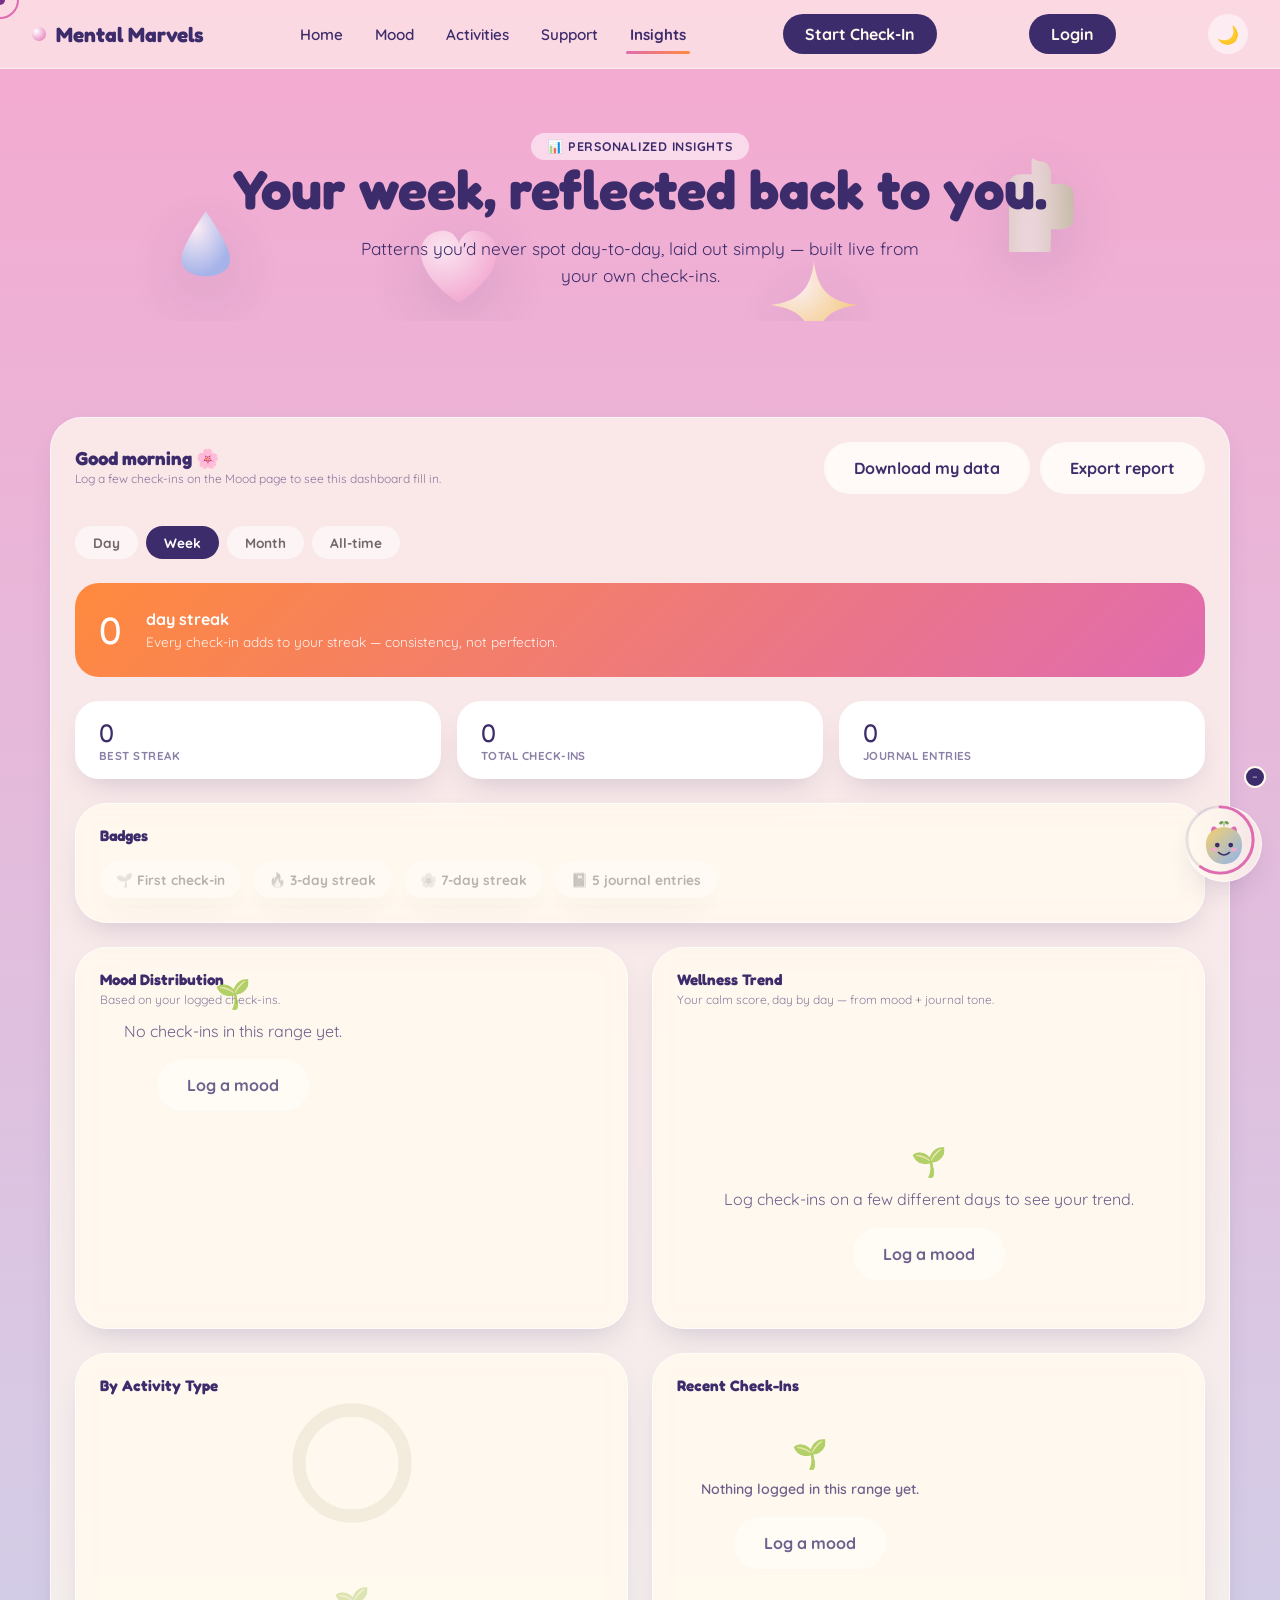
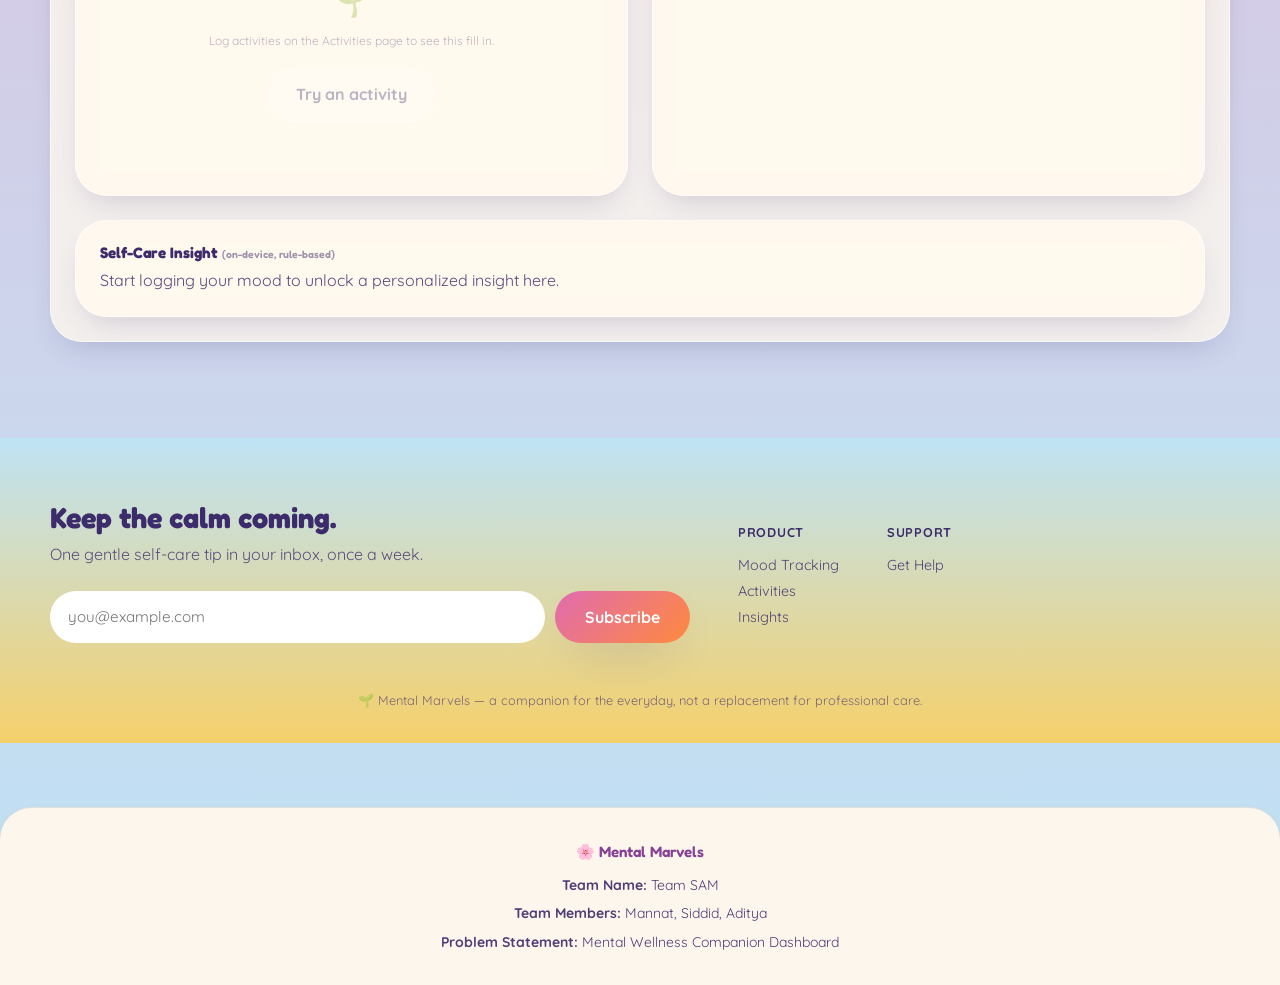
<file: insights.html>
<!DOCTYPE html>
<html lang="en">
<head>
<meta charset="UTF-8">
<meta name="viewport" content="width=device-width, initial-scale=1.0">
<title>Self-Care Insights — Mental Marvels</title>
<meta name="description" content="Your week, reflected back to you — mood trends, activity breakdown, and personalized insights.">
<link rel="preconnect" href="https://fonts.googleapis.com">
<link rel="preconnect" href="https://fonts.gstatic.com" crossorigin>
<link href="https://fonts.googleapis.com/css2?family=Fredoka:wght@400;500;600;700&family=Quicksand:wght@400;500;600;700&display=swap" rel="stylesheet">
<style>
/* ============================================================
   MindBloom — shared design system
   ============================================================ */
:root{
  --lavender:#C9B6F2; --sky:#9BB8F0; --skylight:#BFE3F5;
  --pink:#F5A9D0; --pink-deep:#E06BB0;
  --yellow:#F5D06B; --yellow-deep:#E0A93D;
  --green:#A8C68A; --green-deep:#6E9A4E;
  --periwinkle:#8FB4F0;
  --cream:#FFF9EE; --cream2:#FDF6EC;
  --orange:#FF8A3D; --orange-bg:#F3ECDD;
  --ink-purple:#3D2C6B; --ink-magenta:#7A2E8C; --ink-teal:#1E5F5A;
  --radius-lg:32px; --radius-md:24px; --radius-sm:16px;
  --space-1:8px; --space-2:16px; --space-3:24px; --space-4:32px; --space-5:48px; --space-6:64px; --space-7:96px;
  --font-display:'Fredoka', sans-serif; --font-body:'Quicksand', sans-serif;
  --shadow-soft: 0 20px 45px -18px rgba(61,44,107,0.28);
  --shadow-card: 0 14px 30px -12px rgba(61,44,107,0.22);
}
*{box-sizing:border-box;}
html{scroll-behavior:smooth;}
body{
  margin:0; font-family:var(--font-body); color:var(--ink-purple);
  background:linear-gradient(180deg, var(--lavender) 0%, var(--sky) 45%, var(--skylight) 100%);
  overflow-x:hidden; cursor:none; min-height:100vh;
  transition:background .4s ease, color .4s ease;
}

/* ---------- Dark mode ---------- */
:root[data-theme="dark"]{
  --lavender:#221A3D; --sky:#1B2340; --skylight:#182A33;
  --pink:#3A2338; --pink-deep:#F2A6D6;
  --yellow:#3A311C; --yellow-deep:#F0C25E;
  --green:#1E2A1B; --green-deep:#9FD17A;
  --periwinkle:#22283F;
  --cream:#171326; --cream2:#1C1830;
  --orange:#3A2413; --orange-bg:#20181C;
  --ink-purple:#EFE9FB; --ink-magenta:#F2A6D6; --ink-teal:#8FE3D8;
  --shadow-soft: 0 20px 45px -18px rgba(0,0,0,0.55);
  --shadow-card: 0 14px 30px -12px rgba(0,0,0,0.5);
}
:root[data-theme="dark"] body{ background:linear-gradient(180deg, #17132A 0%, #141C33 45%, #101B22 100%); }
:root[data-theme="dark"] .glass-card{ background:rgba(28,24,48,.75); border-color:rgba(255,255,255,.08); }
:root[data-theme="dark"] header.nav{ background:rgba(23,19,38,.7); border-bottom-color:rgba(255,255,255,.08); }
:root[data-theme="dark"] .mobile-menu{ background:rgba(23,19,38,.96); }
:root[data-theme="dark"] .day-cell, :root[data-theme="dark"] .mood-chip, :root[data-theme="dark"] .filter-chip,
:root[data-theme="dark"] .tab-btn, :root[data-theme="dark"] .history-list li, :root[data-theme="dark"] .entry,
:root[data-theme="dark"] .search-row input{ background:#241E3B; color:var(--ink-purple); }
:root[data-theme="dark"] .nav-cta{ background:var(--ink-magenta); color:#171326; }
:root[data-theme="dark"] .h-card{ color:#171326; }

.theme-toggle{ background:rgba(255,255,255,.5); border:none; width:40px; height:40px; border-radius:50%; font-size:1.1rem; cursor:pointer; display:flex; align-items:center; justify-content:center; }
:root[data-theme="dark"] .theme-toggle{ background:rgba(255,255,255,.1); }
@media (hover:none), (pointer:coarse){ body{cursor:auto;} }
h1,h2,h3,h4{font-family:var(--font-display); margin:0; line-height:1.1;}
p{margin:0; line-height:1.55;}
a{color:inherit;}
button{font-family:var(--font-body);}
img,svg{display:block; max-width:100%;}
section{position:relative; padding:var(--space-7) var(--space-4); z-index:2;}
.wrap{max-width:1180px; margin:0 auto; position:relative; z-index:2;}
.eyebrow{
  display:inline-flex; align-items:center; gap:8px; font-weight:700; letter-spacing:.06em; text-transform:uppercase;
  font-size:.78rem; background:rgba(255,255,255,.55); padding:6px 16px; border-radius:999px; backdrop-filter:blur(6px);
}
.section-head{max-width:640px; margin-bottom:var(--space-5);}
.section-head h2{font-size:clamp(2rem,3.4vw,2.8rem); margin-top:var(--space-2);}
.section-head p{margin-top:var(--space-2); font-size:1.05rem; opacity:.85;}
.page-hero{padding-top:var(--space-6); padding-bottom:var(--space-4); text-align:center;}
.page-hero h1{font-size:clamp(2.2rem,4.4vw,3.4rem);}
.page-hero p{max-width:560px; margin:var(--space-2) auto 0; font-size:1.08rem; opacity:.85;}

/* ---------- Accessibility ---------- */
.skip-link{position:absolute; left:-999px; top:0; background:var(--cream); color:var(--ink-purple); padding:12px 20px; border-radius:0 0 12px 0; z-index:999; font-weight:700;}
.skip-link:focus{left:0;}
:focus-visible{outline:3px solid var(--ink-magenta); outline-offset:3px; border-radius:8px;}
.visually-hidden{position:absolute; left:-9999px;}

/* ---------- Custom cursor ---------- */
#cursor-dot,#cursor-ring{position:fixed; top:0; left:0; pointer-events:none; z-index:9999; border-radius:50%; transform:translate(-50%,-50%);}
#cursor-dot{width:10px; height:10px; background:var(--ink-magenta); transition:background .25s ease;}
#cursor-ring{width:38px; height:38px; border:2.5px solid var(--pink-deep); transition:background .25s ease, border-color .25s ease, width .2s ease, height .2s ease;}
@media (hover:none), (pointer:coarse){ #cursor-dot,#cursor-ring{display:none;} }
#cursor-canvas{position:fixed; inset:0; pointer-events:none; z-index:9998;}

/* ---------- Page transition veil ---------- */
#page-veil{
  position:fixed; inset:0; z-index:10000; pointer-events:none;
  background:linear-gradient(135deg,var(--pink-deep),var(--orange));
  clip-path:circle(0% at 50% 50%); transition:clip-path .55s cubic-bezier(.7,0,.3,1);
}
#page-veil.active{clip-path:circle(150% at 50% 50%);}
::view-transition-old(root){animation:fadeOut .3s ease both;}
::view-transition-new(root){animation:fadeIn .35s ease both;}
@keyframes fadeOut{to{opacity:0; transform:scale(.99);}}
@keyframes fadeIn{from{opacity:0; transform:scale(1.01);}}

/* ---------- Nav ---------- */
header.nav{
  position:sticky; top:0; z-index:100; padding:14px var(--space-4);
  display:flex; align-items:center; justify-content:space-between;
  background:rgba(255,249,238,0.6); backdrop-filter:blur(14px); border-bottom:1px solid rgba(255,255,255,.5);
}
.brand{display:flex; align-items:center; gap:10px; font-family:var(--font-display); font-weight:700; font-size:1.3rem; text-decoration:none;}
.brand .dot{width:14px; height:14px; border-radius:50%; background:radial-gradient(circle at 30% 30%, #fff, var(--pink-deep));}
nav.links{display:flex; gap:var(--space-3); list-style:none; margin:0; padding:0;}
nav.links a{text-decoration:none; font-weight:600; font-size:.95rem; padding:8px 4px; position:relative;}
nav.links a::after{content:""; position:absolute; left:0; bottom:-2px; width:0; height:3px; border-radius:3px; background:linear-gradient(90deg,var(--pink-deep),var(--orange)); transition:width .25s ease;}
nav.links a:hover::after, nav.links a:focus::after, nav.links a[aria-current="page"]::after{width:100%;}
nav.links a[aria-current="page"]{opacity:1; font-weight:800;}
.nav-cta{background:var(--ink-purple); color:var(--cream); border:none; padding:10px 22px; border-radius:999px; font-weight:700; cursor:none; text-decoration:none; display:inline-block;}
@media (hover:none),(pointer:coarse){ .nav-cta{cursor:pointer;} }
.nav-toggle{display:none; background:none; border:none; font-size:1.6rem; cursor:pointer; color:var(--ink-purple);}
.mobile-menu{display:none; flex-direction:column; gap:6px; padding:var(--space-2) var(--space-4); background:rgba(255,249,238,.96); backdrop-filter:blur(14px);}
.mobile-menu.open{display:flex;}
.mobile-menu a{text-decoration:none; font-weight:700; padding:10px 0; border-bottom:1px solid rgba(61,44,107,.08);}
@media (max-width:860px){ nav.links{display:none;} .nav-toggle{display:block;} }

/* ---------- Buttons ---------- */
.btn-primary,.btn-secondary{
  padding:16px 30px; border-radius:999px; font-weight:700; font-size:1rem; border:none; cursor:none;
  display:inline-flex; align-items:center; gap:8px; transition:transform .25s ease, box-shadow .25s ease;
  text-decoration:none;
}
@media (hover:none),(pointer:coarse){ .btn-primary,.btn-secondary{cursor:pointer;} }
.btn-primary{background:linear-gradient(135deg,var(--pink-deep),var(--orange)); color:#fff; box-shadow:var(--shadow-soft);}
.btn-primary:hover{transform:translateY(-3px) scale(1.03);}
.btn-secondary{background:rgba(255,255,255,.6); color:var(--ink-purple); backdrop-filter:blur(6px);}
.btn-secondary:hover{background:#fff;}
.btn-primary:active,.btn-secondary:active{transform:scale(.96);}

/* ---------- Cards / reveal ---------- */
.glass-card{background:rgba(255,249,238,.75); backdrop-filter:blur(10px); border-radius:var(--radius-lg); box-shadow:var(--shadow-card); border:1px solid rgba(255,255,255,.6);}
.reveal{opacity:0; transform:translateY(28px); transition:opacity .7s ease, transform .7s ease;}
.reveal.in{opacity:1; transform:translateY(0);}
.tilt{transition:transform .25s ease;}

/* ---------- Ambient blobs ---------- */
.blob-field{position:absolute; inset:0; overflow:hidden; pointer-events:none; z-index:1;}
.blob{position:absolute; filter:drop-shadow(0 18px 30px rgba(61,44,107,.22)); will-change:transform;}
@keyframes drift1{0%{transform:translate(0,0) rotate(0deg);}50%{transform:translate(18px,-26px) rotate(8deg);}100%{transform:translate(0,0) rotate(0deg);}}
@keyframes drift2{0%{transform:translate(0,0) rotate(0deg);}50%{transform:translate(-22px,20px) rotate(-10deg);}100%{transform:translate(0,0) rotate(0deg);}}
@keyframes drift3{0%{transform:translate(0,0) rotate(0deg);}50%{transform:translate(14px,24px) rotate(6deg);}100%{transform:translate(0,0) rotate(0deg);}}

/* ---------- Counters ---------- */
.stat-row{display:flex; gap:var(--space-4); flex-wrap:wrap; justify-content:center;}
.stat-row div strong{display:block; font-family:var(--font-display); font-size:1.6rem;}
.stat-row div span{font-size:.85rem; opacity:.7;}

/* ---------- Phone mockup (home hero) ---------- */
.phone-wrap{display:flex; justify-content:center; position:relative;}
.phone{width:320px; background:var(--cream); border-radius:44px; padding:18px; box-shadow:var(--shadow-soft); border:6px solid #fff; position:relative; z-index:3; animation:floaty 7s ease-in-out infinite;}
@keyframes floaty{0%,100%{transform:translateY(0);}50%{transform:translateY(-14px);}}
.phone-status{display:flex; justify-content:space-between; font-size:.75rem; font-weight:700; padding:0 6px;}
.phone-notch{width:90px; height:22px; background:#111; opacity:.06; border-radius:14px; margin:6px auto 10px;}
.phone-greet{font-size:1.05rem; font-weight:600; padding:0 6px;}
.score-row{display:flex; align-items:baseline; gap:8px; padding:6px 6px 2px;}
.score-num{font-family:var(--font-display); font-size:3.4rem; font-weight:700;}
.score-spark{color:var(--pink-deep); font-size:1.4rem;}
.score-label{font-size:.78rem; opacity:.65; padding:0 6px 10px;}
.quick-pills{display:flex; gap:8px; padding:0 6px 14px;}
.quick-pills span{background:var(--ink-purple); color:#fff; font-size:.72rem; font-weight:700; padding:8px 14px; border-radius:999px; display:flex; align-items:center; gap:6px;}
.quick-pills span.ghost{background:rgba(61,44,107,.08); color:var(--ink-purple);}
.highlights-title{display:flex; justify-content:space-between; padding:4px 6px 8px; font-size:.85rem; font-weight:700;}
.highlights-title small{font-weight:500; opacity:.55; font-size:.7rem;}
.highlights-grid{display:grid; grid-template-columns:1fr 1fr; gap:10px; padding:0 4px;}
.h-card{border-radius:20px; padding:14px; font-weight:700; font-size:.8rem; display:flex; flex-direction:column; gap:20px; min-height:74px;}
.h-card .n{font-family:var(--font-display); font-size:1.15rem;}
.h-card.pills{background:radial-gradient(circle at 25% 20%, #fff, var(--periwinkle));}
.h-card.water{background:radial-gradient(circle at 25% 20%, #fff, var(--skylight));}
.h-card.habits{background:radial-gradient(circle at 25% 20%, #fff, var(--green));}
.h-card.heart{background:radial-gradient(circle at 25% 20%, #fff, var(--pink));}
.h-card.mind{background:radial-gradient(circle at 25% 20%, #fff, var(--lavender));}
.h-card.sleep{background:radial-gradient(circle at 25% 20%, #fff, var(--yellow));}
.phone-tab{display:flex; justify-content:space-around; margin-top:14px; padding:12px 6px 2px; border-top:1px solid rgba(61,44,107,.08);}
.phone-tab .plus{width:40px; height:40px; border-radius:50%; background:var(--ink-purple); color:#fff; display:flex; align-items:center; justify-content:center; margin-top:-30px; box-shadow:0 8px 18px rgba(61,44,107,.4);}

/* ---------- Mood page ---------- */
.mood-layout{display:grid; grid-template-columns:.9fr 1.5fr; gap:var(--space-4); align-items:start;}
.mascot-card{padding:var(--space-4); text-align:center;}
.mood-chip-row{display:flex; gap:10px; flex-wrap:wrap; justify-content:center; margin-top:var(--space-3);}
.mood-chip{border:2px solid transparent; background:#fff; padding:10px 16px; border-radius:999px; font-weight:700; display:flex; align-items:center; gap:6px; cursor:none; font-size:.9rem; transition:all .2s ease;}
@media (hover:none),(pointer:coarse){ .mood-chip{cursor:pointer;} }
.mood-chip[aria-pressed="true"]{border-color:var(--orange); background:var(--orange-bg); transform:translateY(-2px);}
.mood-note{width:100%; margin-top:var(--space-2); border-radius:16px; border:1px solid rgba(61,44,107,.15); padding:12px; font-family:var(--font-body); resize:vertical; min-height:70px;}
.mood-right{display:flex; flex-direction:column; gap:var(--space-3);}
.tab-row{display:flex; gap:8px;}
.tab-btn{background:#fff; border:none; padding:10px 20px; border-radius:999px; font-weight:700; cursor:none; opacity:.55;}
@media (hover:none),(pointer:coarse){ .tab-btn{cursor:pointer;} }
.tab-btn[aria-selected="true"]{opacity:1; background:var(--orange); color:#fff;}
.calendar{padding:var(--space-3);}
.calendar-grid{display:grid; grid-template-columns:repeat(7,1fr); gap:6px; margin-top:var(--space-2);}
.calendar-grid .dow{font-size:.72rem; font-weight:700; text-align:center; opacity:.55;}
.day-cell{aspect-ratio:1; border-radius:12px; background:#fff; border:none; font-weight:700; font-size:.85rem; cursor:none; transition:transform .15s ease;}
@media (hover:none),(pointer:coarse){ .day-cell{cursor:pointer;} }
.day-cell:hover{transform:scale(1.08);}
.day-cell.logged{color:#fff;}
.stat-cards{display:grid; grid-template-columns:1fr 1fr; gap:var(--space-3);}
.stat-card{padding:var(--space-3); color:#fff; position:relative; overflow:hidden;}
.stat-card h4{font-size:.85rem; opacity:.9; font-weight:700;}
.stat-card .big{font-family:var(--font-display); font-size:1.8rem; margin-top:4px;}
.stat-card.orange{background:linear-gradient(135deg,var(--orange),var(--yellow-deep));}
.stat-card.purple{background:linear-gradient(135deg,var(--ink-purple),var(--pink-deep));}
.stat-card.teal{background:linear-gradient(135deg,var(--ink-teal),var(--green-deep));}
.gauge-wrap{grid-column:1/-1; padding:var(--space-3); display:flex; align-items:center; gap:var(--space-3); flex-wrap:wrap;}
.history-list{list-style:none; margin:var(--space-2) 0 0; padding:0; display:flex; flex-direction:column; gap:10px; max-height:260px; overflow:auto;}
.history-list li{display:flex; justify-content:space-between; align-items:center; background:#fff; border-radius:14px; padding:10px 14px; font-size:.88rem; font-weight:600;}
.history-list button{background:none; border:none; opacity:.4; cursor:pointer; font-size:.85rem;}
.history-list button:hover{opacity:1;}
.empty-state{text-align:center; opacity:.6; padding:var(--space-3); font-size:.9rem;}

/* ---------- Activities page ---------- */
.filter-row{display:flex; gap:10px; flex-wrap:wrap; margin-bottom:var(--space-4);}
.filter-chip{background:#fff; border:none; padding:10px 18px; border-radius:999px; font-weight:700; cursor:none; font-size:.88rem; opacity:.6; transition:all .2s ease;}
@media (hover:none),(pointer:coarse){ .filter-chip{cursor:pointer;} }
.filter-chip[aria-pressed="true"]{opacity:1; background:var(--ink-purple); color:#fff;}
.activity-grid{display:grid; grid-template-columns:repeat(3,1fr); gap:var(--space-3);}
.activity-card{padding:var(--space-3); display:flex; flex-direction:column; gap:var(--space-2);}
.activity-icon{width:56px; height:56px; border-radius:18px; display:flex; align-items:center; justify-content:center; font-size:1.6rem;}
.activity-card h3{font-size:1.1rem;}
.activity-card .duration{font-size:.78rem; font-weight:700; opacity:.6;}
.activity-card button{margin-top:auto; align-self:flex-start; background:var(--ink-purple); color:#fff; border:none; padding:10px 18px; border-radius:999px; font-weight:700; cursor:none;}
@media (hover:none),(pointer:coarse){ .activity-card button{cursor:pointer;} }
.breathing{margin-top:var(--space-5); display:grid; grid-template-columns:1fr 1fr; gap:var(--space-4); align-items:center; padding:var(--space-4);}
.breath-circle-wrap{display:flex; justify-content:center;}
.breath-circle{width:180px; height:180px; border-radius:50%; background:radial-gradient(circle at 30% 30%, #fff, var(--periwinkle)); display:flex; align-items:center; justify-content:center; font-weight:700; font-family:var(--font-display); font-size:1.1rem; box-shadow:0 0 0 14px rgba(143,180,240,.25); transition:transform 4s ease-in-out;}
.breath-controls{display:flex; gap:var(--space-2); margin-top:var(--space-3); flex-wrap:wrap;}
.journal-box{padding:var(--space-4); margin-top:var(--space-5);}
.journal-box textarea{width:100%; min-height:120px; border-radius:18px; border:1px solid rgba(61,44,107,.15); padding:14px; font-family:var(--font-body); font-size:1rem; resize:vertical; margin-top:var(--space-2);}
.journal-entries{margin-top:var(--space-3); display:flex; flex-direction:column; gap:10px;}
.journal-entries .entry{background:#fff; border-radius:14px; padding:12px 16px; font-size:.9rem;}
.journal-entries .entry time{display:block; font-size:.72rem; opacity:.55; font-weight:700; margin-bottom:4px;}
.sound-toggle{display:flex; align-items:center; gap:12px; margin-top:var(--space-4); padding:var(--space-3); border-radius:var(--radius-md);}
.switch{position:relative; width:52px; height:28px; background:rgba(61,44,107,.15); border-radius:999px; border:none; cursor:pointer;}
.switch::after{content:""; position:absolute; top:3px; left:3px; width:22px; height:22px; background:#fff; border-radius:50%; transition:transform .25s ease; box-shadow:0 2px 6px rgba(0,0,0,.2);}
.switch[aria-checked="true"]{background:var(--orange);}
.switch[aria-checked="true"]::after{transform:translateX(24px);}

/* ---------- Support page ---------- */
.support-grid{display:grid; grid-template-columns:repeat(4,1fr); gap:var(--space-3);}
.support-card{padding:var(--space-3); text-align:left;}
.support-card .badge{width:48px; height:48px; border-radius:14px; display:flex; align-items:center; justify-content:center; font-size:1.3rem; margin-bottom:var(--space-2);}
.crisis-note{margin-top:var(--space-4); padding:var(--space-3); border-radius:var(--radius-md); background:rgba(255,255,255,.7); border:2px dashed var(--ink-magenta); font-weight:600; font-size:.95rem;}
.faq{max-width:760px; margin:0 auto;}
.faq-item{border-radius:var(--radius-md); margin-bottom:12px; overflow:hidden;}
.faq-q{width:100%; text-align:left; background:none; border:none; padding:var(--space-3); font-weight:700; font-size:1rem; cursor:none; display:flex; justify-content:space-between; align-items:center;}
@media (hover:none),(pointer:coarse){ .faq-q{cursor:pointer;} }
.faq-q .icon{transition:transform .3s ease;}
.faq-item[data-open="true"] .icon{transform:rotate(45deg);}
.faq-a{max-height:0; overflow:hidden; transition:max-height .35s ease; padding:0 var(--space-3);}
.faq-item[data-open="true"] .faq-a{max-height:220px; padding-bottom:var(--space-3);}
.search-row{display:flex; gap:10px; margin-bottom:var(--space-4); max-width:420px;}
.search-row input{flex:1; padding:14px 18px; border-radius:999px; border:none; font-family:var(--font-body); font-size:.95rem; box-shadow:var(--shadow-card);}

/* ---------- Insights page ---------- */
.dash-card{padding:var(--space-3);}
.dash-greet{display:flex; justify-content:space-between; align-items:center; margin-bottom:var(--space-4); flex-wrap:wrap; gap:var(--space-2);}
.bento{display:grid; grid-template-columns:repeat(4, 1fr); grid-auto-rows:auto; gap:var(--space-3);}
.bento .c1{grid-column:span 2;}
.bento .c2{grid-column:span 2;}
.bento .c4{grid-column:span 4;}
.dash-card h4{font-size:.95rem;}
.dash-card p.sub{font-size:.75rem; opacity:.6; margin-top:2px;}
.bar-row{display:flex; align-items:flex-end; gap:8px; height:110px; margin-top:var(--space-2);}
.bar{flex:1; border-radius:8px 8px 0 0; height:0; transition:height 1s ease;}
.timeline-list{list-style:none; margin:var(--space-2) 0 0; padding:0; display:flex; flex-direction:column; gap:10px;}
.timeline-list li{display:flex; gap:10px; align-items:center; font-size:.88rem; font-weight:600;}
.timeline-list .dot{width:10px; height:10px; border-radius:50%; flex-shrink:0;}
.streak-banner{display:flex; align-items:center; gap:var(--space-3); padding:var(--space-3); border-radius:var(--radius-md); background:linear-gradient(135deg,var(--orange),var(--pink-deep)); color:#fff; margin-bottom:var(--space-3);}
.streak-banner .num{font-family:var(--font-display); font-size:2.4rem;}

/* ---------- Toasts ---------- */
.toast-host{position:fixed; bottom:24px; left:50%; transform:translateX(-50%); z-index:10001; display:flex; flex-direction:column; gap:10px; align-items:center; pointer-events:none;}
.toast{background:var(--ink-purple); color:var(--cream); padding:12px 22px; border-radius:999px; font-weight:700; font-size:.9rem; box-shadow:var(--shadow-soft); opacity:0; transform:translateY(14px); transition:opacity .3s ease, transform .3s ease;}
.toast.in{opacity:1; transform:translateY(0);}
.toast-badge{background:linear-gradient(135deg,var(--pink-deep),var(--orange)); color:#fff;}

/* ---------- Confetti ---------- */
.confetti-host{position:fixed; inset:0; pointer-events:none; z-index:10002; overflow:hidden;}
.confetti-piece{position:absolute; top:40%; width:8px; height:14px; border-radius:2px; animation:confetti-fall 1.4s ease-out forwards;}
@keyframes confetti-fall{
  0%{transform:translate(0,0) rotate(0deg); opacity:1;}
  100%{transform:translate(var(--dx), 220px) rotate(var(--rot)); opacity:0;}
}

/* ---------- Reminder banner ---------- */
.reminder-banner{display:flex; align-items:center; justify-content:space-between; gap:var(--space-2); padding:var(--space-2) var(--space-3); margin-bottom:var(--space-3); flex-wrap:wrap;}

/* ---------- Badges ---------- */
.badge-grid{display:flex; flex-wrap:wrap; gap:12px; margin-top:var(--space-2);}
.badge-pill{display:flex; align-items:center; gap:8px; padding:10px 16px; border-radius:999px; background:#fff; font-weight:700; font-size:.85rem; box-shadow:var(--shadow-card);}
.badge-pill.locked{opacity:.35; filter:grayscale(1);}
:root[data-theme="dark"] .badge-pill{ background:#241E3B; }

/* ---------- Mood tags ---------- */
.tag-row{display:flex; gap:8px; flex-wrap:wrap; margin-top:var(--space-2);}
.tag-chip{background:#fff; border:2px solid transparent; padding:6px 14px; border-radius:999px; font-weight:700; font-size:.78rem; cursor:pointer; opacity:.6;}
.tag-chip[aria-pressed="true"]{opacity:1; border-color:var(--periwinkle); background:var(--skylight);}
:root[data-theme="dark"] .tag-chip{ background:#241E3B; color:var(--ink-purple); }
.history-filters{display:flex; gap:10px; flex-wrap:wrap; margin:var(--space-2) 0;}
.history-filters select, .history-filters input{padding:10px 14px; border-radius:999px; border:none; font-family:var(--font-body); font-size:.85rem; box-shadow:var(--shadow-card);}
.entry-tags{display:inline-flex; gap:4px; margin-left:6px;}
.entry-tag{font-size:.68rem; background:rgba(61,44,107,.08); padding:2px 8px; border-radius:999px; font-weight:700;}

/* ---------- Dashboard range tabs & stat extras ---------- */
.range-tabs{display:flex; gap:8px; margin-bottom:var(--space-3); flex-wrap:wrap;}
.range-tabs button{background:#fff; border:none; padding:8px 18px; border-radius:999px; font-weight:700; opacity:.55; cursor:pointer; font-size:.85rem;}
.range-tabs button[aria-selected="true"]{opacity:1; background:var(--ink-purple); color:#fff;}
:root[data-theme="dark"] .range-tabs button{ background:#241E3B; color:var(--ink-purple); }
.stat-mini-row{display:flex; gap:var(--space-2); flex-wrap:wrap; margin-bottom:var(--space-3);}
.stat-mini{flex:1; min-width:130px; background:#fff; border-radius:var(--radius-md); padding:var(--space-2) var(--space-3); box-shadow:var(--shadow-card);}
.stat-mini .big{font-family:var(--font-display); font-size:1.6rem;}
.stat-mini .label{font-size:.72rem; opacity:.6; font-weight:700; text-transform:uppercase; letter-spacing:.04em;}
:root[data-theme="dark"] .stat-mini{ background:#241E3B; }
.empty-widget{text-align:center; padding:var(--space-3); opacity:.75;}
.empty-widget .emoji{font-size:1.8rem; display:block; margin-bottom:8px;}
.empty-widget a.btn-secondary{margin-top:var(--space-2); display:inline-flex;}

/* ---------- Recommended activity card ---------- */
.recommend-card{display:flex; align-items:center; gap:var(--space-3); padding:var(--space-3); margin-bottom:var(--space-4); background:linear-gradient(135deg, var(--periwinkle), var(--lavender));}
:root[data-theme="dark"] .recommend-card{ background:linear-gradient(135deg,#2a2450,#1f2340); }
.recommend-card .r-icon{font-size:2.2rem;}
.recommend-card h4{font-size:.78rem; text-transform:uppercase; letter-spacing:.05em; opacity:.75;}
.recommend-card p{font-size:.95rem; font-weight:700; margin-top:2px;}

/* ---------- MindBloom Assistant chat widget ---------- */
.chat-launcher{position:fixed; bottom:24px; right:24px; width:60px; height:60px; border-radius:50%; background:var(--ink-purple); color:#fff; border:none; font-size:1.5rem; box-shadow:var(--shadow-soft); cursor:pointer; z-index:500;}
.chat-panel{position:fixed; bottom:96px; right:24px; width:320px; max-height:440px; display:none; flex-direction:column; z-index:500; overflow:hidden;}
.chat-panel.open{display:flex;}
.chat-head{padding:var(--space-2) var(--space-3); background:var(--ink-purple); color:#fff;}
.chat-head strong{font-family:var(--font-display); font-size:1rem;}
.chat-head p{font-size:.72rem; opacity:.85; margin-top:2px;}
.chat-body{flex:1; overflow-y:auto; padding:var(--space-2); display:flex; flex-direction:column; gap:8px; background:#fff;}
:root[data-theme="dark"] .chat-body{ background:#1C1830; }
.chat-msg{max-width:85%; padding:10px 14px; border-radius:16px; font-size:.85rem; line-height:1.4;}
.chat-msg.bot{align-self:flex-start; background:var(--skylight);}
.chat-msg.user{align-self:flex-end; background:var(--ink-purple); color:#fff;}
:root[data-theme="dark"] .chat-msg.bot{ background:#241E3B; }
.chat-input-row{display:flex; gap:6px; padding:var(--space-2); background:#fff; border-top:1px solid rgba(61,44,107,.1);}
:root[data-theme="dark"] .chat-input-row{ background:#1C1830; }
.chat-input-row input{flex:1; border:none; border-radius:999px; padding:10px 14px; font-family:var(--font-body); background:var(--orange-bg);}
.chat-input-row button{border:none; background:var(--ink-purple); color:#fff; border-radius:999px; padding:10px 16px; font-weight:700; cursor:pointer;}
@media (max-width:480px){
  .chat-panel{width:calc(100vw - 32px); right:16px;}
  .chat-launcher{right:16px;}
}

/* ---------- Footer ---------- */
footer{background:linear-gradient(180deg, var(--skylight), var(--yellow)); padding:var(--space-6) var(--space-4) var(--space-4);}
.footer-inner{max-width:1180px; margin:0 auto; display:grid; grid-template-columns:1.3fr 1fr; gap:var(--space-5); align-items:start;}
.footer-form{display:flex; gap:10px; margin-top:var(--space-3); flex-wrap:wrap;}
.footer-form input{flex:1; min-width:220px; padding:14px 18px; border-radius:999px; border:none; font-family:var(--font-body); font-size:.95rem;}
.footer-links{display:flex; gap:var(--space-5); flex-wrap:wrap;}
.footer-links div h5{font-size:.8rem; text-transform:uppercase; letter-spacing:.06em; margin-bottom:var(--space-2);}
.footer-links a{display:block; text-decoration:none; font-size:.9rem; margin-bottom:8px; opacity:.85;}
.fine-print{text-align:center; margin-top:var(--space-5); font-size:.8rem; opacity:.65;}

/* ---------- Responsive ---------- */
@media (max-width:980px){
  .hero{grid-template-columns:1fr; text-align:center;}
  .mood-layout{grid-template-columns:1fr;}
  .activity-grid{grid-template-columns:1fr 1fr;}
  .support-grid{grid-template-columns:1fr 1fr;}
  .bento{grid-template-columns:1fr 1fr;}
  .bento .c1,.bento .c2,.bento .c4{grid-column:span 2;}
  .footer-inner{grid-template-columns:1fr;}
  .breathing{grid-template-columns:1fr;}
}
@media (max-width:600px){
  section{padding:var(--space-5) var(--space-2);}
  .activity-grid{grid-template-columns:1fr;}
  .support-grid{grid-template-columns:1fr;}
  .bento{grid-template-columns:1fr;}
  .bento .c1,.bento .c2,.bento .c4{grid-column:span 1;}
  .phone{width:100%; max-width:320px;}
  .stat-mini-row{flex-direction:column;}
  .recommend-card{flex-direction:column; text-align:center;}
  .dash-greet{flex-direction:column; align-items:flex-start;}
}
@media (max-width:768px){
  .hero{grid-template-columns:1fr !important; text-align:center;}
  .phone-wrap{order:-1; margin-bottom:var(--space-3);}
}
/* Ensure comfortable tap targets on touch devices */
@media (hover:none), (pointer:coarse){
  .mood-chip,.filter-chip,.tab-btn,.range-tabs button,.tag-chip,.day-cell,.theme-toggle,.chat-launcher,
  .activity-card button,.btn-primary,.btn-secondary,.nav-cta,.switch{ min-height:44px; }
  .day-cell{ min-width:44px; }
}
@media (prefers-reduced-motion: reduce){
  *{animation-duration:0.001ms !important; animation-iteration-count:1 !important; transition-duration:0.001ms !important; scroll-behavior:auto !important;}
}

</style>
<link rel="manifest" href="manifest.json">
<meta name="theme-color" content="#7A2E8C">
<style>
  body{background:linear-gradient(180deg, var(--pink), var(--skylight));}
</style>
</head>
<body>
<div id="page-veil"></div>
<a href="#main" class="skip-link">Skip to content</a>
<canvas id="cursor-canvas" aria-hidden="true"></canvas>
<div id="cursor-dot" aria-hidden="true"></div>
<div id="cursor-ring" aria-hidden="true"></div>

<header class="nav">
  <a class="brand" href="index.html" data-transition><span class="dot"></span> Mental Marvels</a>
  <nav class="links" aria-label="Primary">
    <a href="index.html" data-transition>Home</a>
    <a href="mood.html" data-transition>Mood</a>
    <a href="activities.html" data-transition>Activities</a>
    <a href="support.html" data-transition>Support</a>
    <a href="insights.html" aria-current="page" data-transition>Insights</a>
  </nav>
  <a class="nav-cta" href="mood.html" data-cursor-color="purple" data-transition>Start Check-In</a>
  <a class="nav-cta" href="login.html" data-cursor-color="purple" data-transition>Login</a>
  <button class="theme-toggle" aria-label="Switch to dark mode">🌙</button>
  <button class="nav-toggle" aria-label="Toggle menu" aria-expanded="false">☰</button>
</header>
<div class="mobile-menu" aria-label="Mobile navigation">
  <a href="index.html" data-transition>Home</a>
  <a href="mood.html" data-transition>Mood</a>
  <a href="activities.html" data-transition>Activities</a>
  <a href="support.html" data-transition>Support</a>
  <a href="insights.html" data-transition>Insights</a>
  <a href="login.html" data-transition>Login</a>
</div>

<main id="main">
  <section class="page-hero" aria-label="Insights intro">
    <div class="blob-field" data-blob-field="4" aria-hidden="true"></div>
    <div class="wrap">
      <span class="eyebrow reveal">📊 Personalized Insights</span>
      <h1 class="reveal">Your week, reflected back to you.</h1>
      <p class="reveal">Patterns you'd never spot day-to-day, laid out simply — built live from your own check-ins.</p>
    </div>
  </section>

  <section aria-label="Dashboard">
    <div class="wrap">
      <div class="glass-card dash-card reveal">
        <div class="dash-greet">
          <div>
            <h3 id="greeting">Good morning 🌸</h3>
            <p class="sub" id="greeting-sub">Log a few check-ins on the Mood page to see this dashboard fill in.</p>
          </div>
          <div style="display:flex; gap:10px; flex-wrap:wrap;">
            <button class="btn-secondary" data-cursor-color="teal" id="export-json-btn">Download my data</button>
            <button class="btn-secondary" data-cursor-color="teal" id="print-btn">Export report</button>
          </div>
        </div>

        <div class="range-tabs" role="tablist" aria-label="Date range">
          <button role="tab" aria-selected="false" data-range="day">Day</button>
          <button role="tab" aria-selected="true" data-range="week">Week</button>
          <button role="tab" aria-selected="false" data-range="month">Month</button>
          <button role="tab" aria-selected="false" data-range="all">All-time</button>
        </div>

        <div class="streak-banner reveal">
          <div class="num" id="streak-num">0</div>
          <div>
            <strong>day streak</strong>
            <p style="opacity:.9; font-size:.85rem; margin-top:2px;">Every check-in adds to your streak — consistency, not perfection.</p>
          </div>
        </div>

        <div class="stat-mini-row">
          <div class="stat-mini"><div class="big" id="best-streak-num">0</div><div class="label">Best streak</div></div>
          <div class="stat-mini"><div class="big" id="total-checkins-num">0</div><div class="label">Total check-ins</div></div>
          <div class="stat-mini"><div class="big" id="total-journal-num">0</div><div class="label">Journal entries</div></div>
        </div>

        <div class="glass-card reveal" style="padding:var(--space-3); margin-bottom:var(--space-3);">
          <h4>Badges</h4>
          <div class="badge-grid" id="badge-grid"></div>
        </div>

        <div class="bento">
          <div class="glass-card c2 tilt" style="padding:var(--space-3);">
            <h4>Mood Distribution</h4>
            <p class="sub" id="bar-sub">Based on your logged check-ins.</p>
            <div class="bar-row" id="bar-chart"></div>
          </div>

          <div class="glass-card c2 tilt" style="padding:var(--space-3);">
            <h4>Wellness Trend</h4>
            <p class="sub">Your calm score, day by day — from mood + journal tone.</p>
            <svg viewBox="0 0 260 110" width="100%" height="110" role="img" aria-label="Line chart of wellness trend" id="trend-svg">
              <polyline id="trend-line" points="" fill="none" stroke="#7A2E8C" stroke-width="4" stroke-linecap="round" stroke-linejoin="round"/>
            </svg>
          </div>

          <div class="glass-card c1 tilt" style="padding:var(--space-3); display:flex; flex-direction:column; align-items:center;">
            <h4 style="align-self:flex-start;">By Activity Type</h4>
            <svg width="120" height="120" viewBox="0 0 36 36" role="img" aria-label="Donut chart of activity breakdown" id="donut-svg" style="margin-top:8px;">
              <circle cx="18" cy="18" r="15.9" fill="none" stroke="#F3ECDD" stroke-width="4"/>
            </svg>
            <p class="sub" id="donut-sub" style="margin-top:8px; text-align:center;">Log activities on the Activities page to see this fill in.</p>
          </div>

          <div class="glass-card c1 tilt" style="padding:var(--space-3);">
            <h4>Recent Check-Ins</h4>
            <ul class="timeline-list" id="timeline-list">
              <li class="empty-state">Nothing logged yet</li>
            </ul>
          </div>

          <div class="glass-card c4 tilt" style="padding:var(--space-3);">
            <h4>Self-Care Insight <span style="font-size:.65rem; opacity:.5; font-weight:600; text-transform:none;">(on-device, rule-based)</span></h4>
            <p id="insight-text" style="margin-top:6px; opacity:.85;">Start logging your mood to unlock a personalized insight here.</p>
          </div>
        </div>
      </div>
    </div>
  </section>
</main>

<footer aria-label="Footer">
  <div class="footer-inner">
    <div>
      <h2 style="font-size:1.8rem;">Keep the calm coming.</h2>
      <p style="margin-top:8px; opacity:.8; max-width:420px;">One gentle self-care tip in your inbox, once a week.</p>
      <form class="footer-form" data-newsletter-form>
        <label for="email" class="visually-hidden">Email address</label>
        <input id="email" type="email" required placeholder="you@example.com" data-cursor-color="pink">
        <button class="btn-primary" type="submit" data-cursor-color="pink">Subscribe</button>
      </form>
    </div>
    <div class="footer-links">
      <div><h5>Product</h5>
        <a href="mood.html" data-transition>Mood Tracking</a>
        <a href="activities.html" data-transition>Activities</a>
        <a href="insights.html" data-transition>Insights</a>
      </div>
      <div><h5>Support</h5>
        <a href="support.html" data-transition>Get Help</a>
      </div>
    </div>
  </div>
  <p class="fine-print">🌱 Mental Marvels — a companion for the everyday, not a replacement for professional care.</p>
</footer>

<script>
/* ============================================================
   MindBloom — shared behavior across all pages
   ============================================================ */
window.MindBloom = (function(){
  const reduceMotion = window.matchMedia('(prefers-reduced-motion: reduce)').matches;
  const isTouch = window.matchMedia('(hover: none), (pointer: coarse)').matches;

  /* ---------- Page-load veil transition ---------- */
  function initPageVeil(){
    const veil = document.getElementById('page-veil');
    if(!veil) return;
    requestAnimationFrame(()=> veil.classList.add('active'));
    setTimeout(()=> veil.style.display='none', 650);

    document.querySelectorAll('a[data-transition]').forEach(link=>{
      link.addEventListener('click', (e)=>{
        const href = link.getAttribute('href');
        if(!href || href.startsWith('#') || link.target==='_blank') return;
        if(document.startViewTransition){ return; } // let native API handle it
        e.preventDefault();
        veil.style.display='block';
        veil.classList.remove('active');
        requestAnimationFrame(()=>veil.classList.add('active'));
        setTimeout(()=>{ window.location.href = href; }, 420);
      });
    });
  }

  /* ---------- Mobile menu ---------- */
  function initMobileMenu(){
    const toggle = document.querySelector('.nav-toggle');
    const menu = document.querySelector('.mobile-menu');
    if(!toggle || !menu) return;
    toggle.addEventListener('click', ()=>{
      const open = menu.classList.toggle('open');
      toggle.setAttribute('aria-expanded', open);
      toggle.textContent = open ? '✕' : '☰';
    });
  }

  /* ---------- Reveal on scroll ---------- */
  function initReveal(){
    const els = document.querySelectorAll('.reveal');
    const io = new IntersectionObserver((entries)=>{
      entries.forEach((e,idx)=>{
        if(e.isIntersecting){
          setTimeout(()=>e.target.classList.add('in'), (idx%4)*80);
          io.unobserve(e.target);
        }
      });
    }, {threshold:.15});
    els.forEach(el=>io.observe(el));
  }

  /* ---------- Tilt cards ---------- */
  function initTilt(){
    if(isTouch || reduceMotion) return;
    document.querySelectorAll('.tilt').forEach(card=>{
      card.addEventListener('mousemove', (e)=>{
        const r = card.getBoundingClientRect();
        const px = (e.clientX - r.left)/r.width - 0.5;
        const py = (e.clientY - r.top)/r.height - 0.5;
        card.style.transform = `perspective(700px) rotateX(${(-py*8).toFixed(2)}deg) rotateY(${(px*8).toFixed(2)}deg) translateY(-6px)`;
      });
      card.addEventListener('mouseleave', ()=>{ card.style.transform=''; });
    });
  }

  /* ---------- Animated counters ---------- */
  function initCounters(){
    const els = document.querySelectorAll('[data-count]');
    if(!els.length) return;
    const io = new IntersectionObserver((entries)=>{
      entries.forEach(e=>{
        if(!e.isIntersecting) return;
        const el = e.target;
        const target = parseFloat(el.dataset.count);
        const suffix = el.dataset.suffix || '';
        const decimals = el.dataset.count.includes('.') ? 1 : 0;
        const dur = 1200; const start = performance.now();
        function step(now){
          const p = Math.min((now-start)/dur, 1);
          const eased = 1 - Math.pow(1-p, 3);
          el.textContent = (target*eased).toFixed(decimals) + suffix;
          if(p<1) requestAnimationFrame(step);
        }
        requestAnimationFrame(step);
        io.unobserve(el);
      });
    }, {threshold:.5});
    els.forEach(el=>io.observe(el));
  }

  /* ---------- Ambient floating blobs ---------- */
  const blobSVGs = {
    heart: `<svg viewBox="0 0 60 54" width="W" height="H"><path d="M30 50 C-6 26 4 2 22 4 C28 5 30 12 30 12 C30 12 32 5 38 4 C56 2 66 26 30 50Z" fill="url(#gp)"/></svg>`,
    star: `<svg viewBox="0 0 60 60" width="W" height="H"><path d="M30 2 C32 20 40 28 58 30 C40 32 32 40 30 58 C28 40 20 32 2 30 C20 28 28 20 30 2Z" fill="url(#gy)"/></svg>`,
    cross: `<svg viewBox="0 0 60 60" width="W" height="H"><path d="M22 4h16c4 0 6 4 6 8v6h6c4 0 8 2 8 6v16c0 4-4 6-8 6h-6v6c0 4-2 8-6 8H22c-4 0-6-4-6-8v-6h-6c-4 0-8-2-8-6V18c0-4 4-6 8-6h6V4c0-4 2 0 6 0Z" fill="url(#gg)"/></svg>`,
    drop: `<svg viewBox="0 0 50 60" width="W" height="H"><path d="M25 2 C40 24 46 36 46 44 C46 53 36 58 25 58 C14 58 4 53 4 44 C4 36 10 24 25 2Z" fill="url(#gb)"/></svg>`,
  };
  const defs = `<defs>
    <radialGradient id="gp" cx="30%" cy="25%" r="75%"><stop offset="0%" stop-color="#fff"/><stop offset="100%" stop-color="#F5A9D0"/></radialGradient>
    <radialGradient id="gy" cx="30%" cy="25%" r="75%"><stop offset="0%" stop-color="#fff"/><stop offset="100%" stop-color="#F5D06B"/></radialGradient>
    <radialGradient id="gg" cx="30%" cy="25%" r="75%"><stop offset="0%" stop-color="#fff"/><stop offset="100%" stop-color="#A8C68A"/></radialGradient>
    <radialGradient id="gb" cx="30%" cy="25%" r="75%"><stop offset="0%" stop-color="#fff"/><stop offset="100%" stop-color="#8FB4F0"/></radialGradient>
  </defs>`;
  function scatterBlobs(container, count){
    if(!container) return;
    container.insertAdjacentHTML('afterbegin', `<svg width="0" height="0">${defs}</svg>`);
    const shapes = Object.keys(blobSVGs);
    const anims = ['drift1','drift2','drift3'];
    for(let i=0;i<count;i++){
      const shape = shapes[i % shapes.length];
      const size = 46 + Math.random()*70;
      const html = blobSVGs[shape].replace(/W/g,size).replace(/H/g,size);
      const el = document.createElement('div');
      el.className='blob';
      el.style.left = (Math.random()*90)+'%';
      el.style.top = (Math.random()*90)+'%';
      el.style.opacity = 0.55 + Math.random()*0.4;
      el.style.animation = reduceMotion ? 'none' : `${anims[i%3]} ${8+Math.random()*10}s ease-in-out infinite`;
      el.style.animationDelay = (Math.random()*4)+'s';
      el.dataset.depth = (0.02 + Math.random()*0.05).toFixed(3);
      el.innerHTML = html;
      container.appendChild(el);
    }
  }
  function initBlobs(){
    document.querySelectorAll('[data-blob-field]').forEach(field=>{
      scatterBlobs(field, parseInt(field.dataset.blobField)||5);
    });
    if(!isTouch && !reduceMotion){
      let mx=window.innerWidth/2, my=window.innerHeight/2;
      window.addEventListener('mousemove', (e)=>{ mx=e.clientX; my=e.clientY; }, {passive:true});
      function loop(){
        const cx = window.innerWidth/2, cy= window.innerHeight/2;
        document.querySelectorAll('.blob').forEach(b=>{
          const depth = parseFloat(b.dataset.depth||0.03);
          b.style.marginLeft = ((mx-cx)*depth)+'px';
          b.style.marginTop = ((my-cy)*depth)+'px';
        });
        requestAnimationFrame(loop);
      }
      requestAnimationFrame(loop);
    }
  }

  /* ---------- Custom cursor ---------- */
  function initCursor(){
    if(isTouch) return;
    const dot = document.getElementById('cursor-dot');
    const ring = document.getElementById('cursor-ring');
    if(!dot||!ring) return;
    let rx=0, ry=0, tx=0, ty=0;
    window.addEventListener('mousemove', (e)=>{
      tx=e.clientX; ty=e.clientY;
      dot.style.left = tx+'px'; dot.style.top = ty+'px';
    }, {passive:true});
    function loop(){
      rx += (tx-rx)*0.18; ry += (ty-ry)*0.18;
      ring.style.left = rx+'px'; ring.style.top = ry+'px';
      requestAnimationFrame(loop);
    }
    requestAnimationFrame(loop);

    const colorMap = {
      pink:{c:'#E06BB0'}, yellow:{c:'#E0A93D'}, teal:{c:'#1E5F5A'}, purple:{c:'#3D2C6B'}
    };
    document.querySelectorAll('[data-cursor-color]').forEach(el=>{
      el.addEventListener('mouseenter', ()=>{
        const c = (colorMap[el.dataset.cursorColor] || colorMap.purple).c;
        dot.style.background = c; ring.style.borderColor = c;
        ring.style.width='54px'; ring.style.height='54px';
      });
      el.addEventListener('mouseleave', ()=>{
        dot.style.background = '#7A2E8C'; ring.style.borderColor = '#E06BB0';
        ring.style.width='38px'; ring.style.height='38px';
      });
    });

    const canvas = document.getElementById('cursor-canvas');
    if(!canvas) return;
    const ctx = canvas.getContext('2d');
    function resize(){ canvas.width=innerWidth; canvas.height=innerHeight; }
    resize(); window.addEventListener('resize', resize);
    let particles = []; let lastX=tx, lastY=ty;
    window.addEventListener('mousemove', (e)=>{
      const dist = Math.hypot(e.clientX-lastX, e.clientY-lastY);
      if(dist>14 && particles.length<60 && !reduceMotion){
        particles.push({x:e.clientX,y:e.clientY,r:4+Math.random()*4,life:1,
          c:['#F5A9D0','#F5D06B','#A8C68A','#8FB4F0'][Math.floor(Math.random()*4)]});
        lastX=e.clientX; lastY=e.clientY;
      }
    }, {passive:true});
    function draw(){
      ctx.clearRect(0,0,canvas.width,canvas.height);
      particles.forEach(p=>{
        ctx.globalAlpha = p.life; ctx.fillStyle = p.c;
        ctx.beginPath(); ctx.arc(p.x,p.y,p.r,0,Math.PI*2); ctx.fill();
        p.life -= 0.025; p.y -= 0.4;
      });
      particles = particles.filter(p=>p.life>0);
      ctx.globalAlpha=1;
      requestAnimationFrame(draw);
    }
    requestAnimationFrame(draw);
  }

  /* ---------- Data layer (localStorage) ---------- */
  const STORE_KEY = 'mindbloom.moods.v1';
  const JOURNAL_KEY = 'mindbloom.journal.v1';
  const ACTIVITY_KEY = 'mindbloom.activity.v1';
  const BADGE_KEY = 'mindbloom.badges.v1';
  const THEME_KEY = 'mindbloom.theme.v1';
  const REMINDER_KEY = 'mindbloom.reminder.v1';

  function safeGet(key){ try{ return JSON.parse(localStorage.getItem(key))||[]; }catch(e){ return []; } }
  function safeSet(key,val){ try{ localStorage.setItem(key, JSON.stringify(val)); return true; }catch(e){ return false; } }

  function getMoods(){ return safeGet(STORE_KEY); }
  function saveMood(entry){ const all=getMoods(); all.unshift(entry); safeSet(STORE_KEY, all); checkBadges(); return all; }
  function deleteMood(id){ const all=getMoods().filter(m=>m.id!==id); safeSet(STORE_KEY, all); return all; }

  function getJournal(){ return safeGet(JOURNAL_KEY); }
  function saveJournal(entry){
    entry.sentiment = sentiment(entry.text);
    const all=getJournal(); all.unshift(entry); safeSet(JOURNAL_KEY, all); checkBadges(); return all;
  }

  /* ---------- Activity log (for the real donut chart + recommendations) ---------- */
  function getActivityLog(){ return safeGet(ACTIVITY_KEY); }
  function logActivity(type){
    const all = getActivityLog();
    all.unshift({type, date: new Date().toISOString()});
    safeSet(ACTIVITY_KEY, all);
    checkBadges();
    return all;
  }

  /* ---------- Streak math ---------- */
  function dayKey(d){ return new Date(d).toDateString(); }
  function getCurrentStreak(moods){
    moods = moods || getMoods();
    const days = new Set(moods.map(m=>dayKey(m.date)));
    let streak=0, cursor=new Date();
    while(days.has(dayKey(cursor))){ streak++; cursor.setDate(cursor.getDate()-1); }
    return streak;
  }
  function getBestStreak(moods){
    moods = moods || getMoods();
    if(!moods.length) return 0;
    const days = Array.from(new Set(moods.map(m=>dayKey(m.date)))).map(d=>new Date(d)).sort((a,b)=>a-b);
    let best=1, cur=1;
    for(let i=1;i<days.length;i++){
      const diff = Math.round((days[i]-days[i-1])/86400000);
      cur = diff===1 ? cur+1 : 1;
      best = Math.max(best,cur);
    }
    return Math.max(best, days.length?1:0);
  }

  /* ---------- Badges / milestones ---------- */
  const BADGE_DEFS = [
    {id:'first_checkin', emoji:'🌱', label:'First check-in', test:(ctx)=> ctx.moods.length>=1},
    {id:'streak_3', emoji:'🔥', label:'3-day streak', test:(ctx)=> ctx.streak>=3},
    {id:'streak_7', emoji:'🌸', label:'7-day streak', test:(ctx)=> ctx.streak>=7},
    {id:'journal_5', emoji:'📓', label:'5 journal entries', test:(ctx)=> ctx.journal.length>=5},
  ];
  function getBadges(){ return safeGet(BADGE_KEY); }
  function checkBadges(){
    const unlocked = new Set(getBadges());
    const ctx = { moods:getMoods(), journal:getJournal(), streak:getCurrentStreak() };
    const fresh = [];
    BADGE_DEFS.forEach(b=>{
      if(!unlocked.has(b.id) && b.test(ctx)){ unlocked.add(b.id); fresh.push(b); }
    });
    if(fresh.length){ safeSet(BADGE_KEY, Array.from(unlocked)); fresh.forEach(b=>celebrateBadge(b)); }
    return fresh;
  }
  function celebrateBadge(badge){
    toast(`${badge.emoji} Badge unlocked: ${badge.label}`, {type:'badge'});
    burstConfetti();
  }

  /* ---------- Lightweight keyword sentiment (on-device, rule-based — not a hosted model) ---------- */
  const POSITIVE_WORDS = ['good','great','happy','calm','grateful','thankful','relaxed','proud','love','excited','peaceful','hope','hopeful','better','joy','joyful','glad','rested','accomplished','safe'];
  const NEGATIVE_WORDS = ['bad','sad','angry','stressed','anxious','tired','worried','scared','lonely','overwhelmed','frustrated','upset','hurt','exhausted','hopeless','afraid','hate','awful','terrible','numb'];
  function sentiment(text){
    if(!text) return {label:'neutral', emoji:'😐', score:0};
    const words = text.toLowerCase().match(/[a-z']+/g) || [];
    let score = 0;
    words.forEach(w=>{
      if(POSITIVE_WORDS.includes(w)) score++;
      if(NEGATIVE_WORDS.includes(w)) score--;
    });
    if(score>0) return {label:'positive', emoji:'🙂', score};
    if(score<0) return {label:'negative', emoji:'😔', score};
    return {label:'neutral', emoji:'😐', score};
  }

  /* ---------- Calm score + AI-style insight engine (rule-based, fully on-device) ---------- */
  const MOOD_BASELINE = {Happy:85, Bored:55, Sleepy:50, Angry:30, Scared:25};
  function computeCalmScore(dateStr, moods, journal){
    moods = moods || getMoods(); journal = journal || getJournal();
    const key = dayKey(dateStr);
    const dayMoods = moods.filter(m=> dayKey(m.date)===key);
    const dayJournal = journal.filter(j=> dayKey(j.date)===key);
    if(!dayMoods.length && !dayJournal.length) return null;
    let total=0, n=0;
    dayMoods.forEach(m=>{ total += (MOOD_BASELINE[m.mood] ?? 50); n++; });
    dayJournal.forEach(j=>{
      const s = j.sentiment || sentiment(j.text);
      total += 50 + (s.score*12);
      n++;
    });
    return n ? Math.max(5, Math.min(100, Math.round(total/n))) : null;
  }
  function getLastNDaysCalmScores(n){
    const moods=getMoods(), journal=getJournal();
    const out=[];
    for(let i=n-1;i>=0;i--){
      const d = new Date(); d.setDate(d.getDate()-i);
      out.push({date:d, score: computeCalmScore(d, moods, journal)});
    }
    return out;
  }
  const INSIGHT_TEMPLATES = {
    Happy: [
      "You've been logging Happy most often — whatever you're doing this week, it's working. Notice what tends to come right before those moods.",
      "Happy is your leading mood lately. That's worth protecting — try to keep whatever routine is supporting it."
    ],
    Angry: [
      "Angry has shown up a fair amount this week. A short breathing session before reactive moments might help — try the 4-7-8 exercise on the Activities page.",
      "There's a pattern of Angry check-ins recently. A quick pause with guided breathing tends to help before things escalate."
    ],
    Sleepy: [
      "Sleepy is your most common check-in. Consider moving your wind-down routine 30 minutes earlier tonight.",
      "You're logging Sleepy often. Your sleep stat suggests it might help to protect your last hour before bed."
    ],
    Bored: [
      "Bored has come up often. A short Gentle Movement or Gratitude session might help re-engage your energy.",
      "Bored keeps appearing in your check-ins — small novelty, even a 3-minute activity, tends to shift this."
    ],
    Scared: [
      "Scared has appeared a few times this week. It may help to talk to someone — see the Guided Support page for real resources.",
      "Scared shows up more than usual lately. You don't have to sit with that alone — the Support page has real people to talk to."
    ]
  };
  function generateInsight(){
    const moods = getMoods(), journal = getJournal();
    if(!moods.length) return "Start logging your mood to unlock a personalized insight here.";
    const counts = {};
    moods.forEach(m=> counts[m.mood]=(counts[m.mood]||0)+1);
    const topMood = Object.keys(counts).reduce((a,b)=> counts[a]>counts[b]?a:b);
    const templates = INSIGHT_TEMPLATES[topMood] || ["Keep checking in daily to unlock deeper trends."];
    const pick = templates[Math.floor(Math.random()*templates.length)];

    // Correlation: compare calm score on days with a journal entry vs without
    const journalDays = new Set(journal.map(j=>dayKey(j.date)));
    const scores = getLastNDaysCalmScores(14).filter(d=>d.score!==null);
    const withJournal = scores.filter(d=> journalDays.has(dayKey(d.date)));
    const withoutJournal = scores.filter(d=> !journalDays.has(dayKey(d.date)));
    let correlation = '';
    if(withJournal.length>=2 && withoutJournal.length>=2){
      const avg = arr => arr.reduce((s,d)=>s+d.score,0)/arr.length;
      const a = avg(withJournal), b = avg(withoutJournal);
      if(a - b >= 6) correlation = " Your calm score tends to run higher on days you journal — worth keeping up.";
      else if(b - a >= 6) correlation = " Interestingly, your calm score looks a little steadier on days without a journal entry — might be worth noticing what's different those days.";
    }
    return pick + correlation;
  }

  /* ---------- Toast notifications ---------- */
  function ensureToastHost(){
    let host = document.getElementById('toast-host');
    if(!host){
      host = document.createElement('div');
      host.id='toast-host';
      host.setAttribute('aria-live','polite');
      host.className='toast-host';
      document.body.appendChild(host);
    }
    return host;
  }
  function toast(message, opts){
    opts = opts || {};
    const host = ensureToastHost();
    const el = document.createElement('div');
    el.className = 'toast' + (opts.type ? ' toast-'+opts.type : '');
    el.textContent = message;
    host.appendChild(el);
    requestAnimationFrame(()=> el.classList.add('in'));
    setTimeout(()=>{
      el.classList.remove('in');
      setTimeout(()=> el.remove(), 300);
    }, opts.duration || 3200);
  }

  /* ---------- Confetti burst (CSS-driven, respects reduced motion) ---------- */
  function burstConfetti(){
    if(reduceMotion) return;
    const colors = ['#F5A9D0','#F5D06B','#A8C68A','#8FB4F0','#FF8A3D'];
    const host = document.createElement('div');
    host.className='confetti-host';
    for(let i=0;i<24;i++){
      const p = document.createElement('span');
      p.className='confetti-piece';
      p.style.left = (45+Math.random()*10)+'%';
      p.style.background = colors[i%colors.length];
      p.style.setProperty('--dx', (Math.random()*260-130)+'px');
      p.style.setProperty('--rot', (Math.random()*720-360)+'deg');
      p.style.animationDelay = (Math.random()*0.15)+'s';
      host.appendChild(p);
    }
    document.body.appendChild(host);
    setTimeout(()=> host.remove(), 1600);
  }

  /* ---------- Dark mode ---------- */
  function initDarkMode(){
    const stored = (()=>{ try{ return localStorage.getItem(THEME_KEY); }catch(e){ return null; } })();
    const prefersDark = window.matchMedia('(prefers-color-scheme: dark)').matches;
    const theme = stored || (prefersDark ? 'dark' : 'light');
    document.documentElement.setAttribute('data-theme', theme);

    const btn = document.querySelector('.theme-toggle');
    if(!btn) return;
    btn.textContent = theme==='dark' ? '☀️' : '🌙';
    btn.setAttribute('aria-label', theme==='dark' ? 'Switch to light mode' : 'Switch to dark mode');
    btn.addEventListener('click', ()=>{
      const next = document.documentElement.getAttribute('data-theme')==='dark' ? 'light' : 'dark';
      document.documentElement.setAttribute('data-theme', next);
      try{ localStorage.setItem(THEME_KEY, next); }catch(e){}
      btn.textContent = next==='dark' ? '☀️' : '🌙';
      btn.setAttribute('aria-label', next==='dark' ? 'Switch to light mode' : 'Switch to dark mode');
    });
  }

  /* ---------- Daily check-in reminder banner ---------- */
  function initReminderBanner(){
    const container = document.getElementById('reminder-banner-host');
    if(!container) return;
    let settings; try{ settings = JSON.parse(localStorage.getItem(REMINDER_KEY)); }catch(e){ settings = null; }
    const moods = getMoods();
    const loggedToday = moods.some(m=> dayKey(m.date)===dayKey(new Date()));

    function render(){
      container.innerHTML = '';
      if(loggedToday){
        return;
      }
      if(settings && settings.time){
        const [h,m] = settings.time.split(':').map(Number);
        const now = new Date();
        const target = new Date(); target.setHours(h,m,0,0);
        if(now < target) return; // not time yet
      }
      const banner = document.createElement('div');
      banner.className = 'reminder-banner glass-card';
      banner.innerHTML = `<span>🌤️ You haven't checked in today${settings && settings.time ? ' — your reminder was set for '+settings.time : ''}.</span>
        <a class="btn-secondary" href="mood.html" data-cursor-color="pink">Check in now</a>`;
      container.appendChild(banner);
    }
    render();

    const timeInput = document.getElementById('reminder-time');
    if(timeInput){
      if(settings && settings.time) timeInput.value = settings.time;
      timeInput.addEventListener('change', ()=>{
        try{ localStorage.setItem(REMINDER_KEY, JSON.stringify({time:timeInput.value})); }catch(e){}
        settings = {time:timeInput.value};
        toast('Reminder time saved 🌸');
        render();
        if(window.Notification && Notification.permission==='granted'){
          // Only used if the user already granted permission elsewhere — no prompt is triggered here.
        }
      });
    }
  }

  /* ---------- Export all local data as a downloadable JSON file ---------- */
  function exportData(){
    const payload = {
      exportedAt: new Date().toISOString(),
      moods: getMoods(),
      journal: getJournal(),
      activity: getActivityLog(),
      badges: getBadges()
    };
    const blob = new Blob([JSON.stringify(payload, null, 2)], {type:'application/json'});
    const url = URL.createObjectURL(blob);
    const a = document.createElement('a');
    a.href = url; a.download = 'mindbloom-data.json';
    document.body.appendChild(a); a.click(); a.remove();
    URL.revokeObjectURL(url);
    toast('Your data was downloaded as mindbloom-data.json');
  }

  /* ---------- Newsletter forms (toast instead of alert) ---------- */
  function initNewsletterForms(){
    document.querySelectorAll('form[data-newsletter-form]').forEach(form=>{
      form.addEventListener('submit', (e)=>{
        e.preventDefault();
        form.reset();
        toast('Thanks — your first tip lands next Monday. 🌱');
      });
    });
  }

  function initAll(){
    initDarkMode();
    initNewsletterForms();
    initPageVeil();
    initMobileMenu();
    initReveal();
    initTilt();
    initCounters();
    initBlobs();
    initCursor();
    initReminderBanner();
  }

  return {
    initAll, reduceMotion, isTouch,
    getMoods, saveMood, deleteMood,
    getJournal, saveJournal,
    getActivityLog, logActivity,
    getCurrentStreak, getBestStreak,
    getBadges, checkBadges, BADGE_DEFS,
    sentiment, computeCalmScore, getLastNDaysCalmScores,
    generateInsight, toast, burstConfetti, exportData
  };
})();

document.addEventListener('DOMContentLoaded', MindBloom.initAll);

if('serviceWorker' in navigator){
  window.addEventListener('load', ()=>{
    navigator.serviceWorker.register('sw.js').catch(()=>{ /* offline shell is a nice-to-have, fail silently */ });
  });
}

</script>
<script>
  const moodEmoji = {Happy:'😊', Angry:'😠', Sleepy:'😴', Bored:'😐', Scared:'😨'};
  const moodColor = {Happy:'#F5D06B', Angry:'#F5A9D0', Sleepy:'#8FB4F0', Bored:'#A8C68A', Scared:'#C9B6F2'};
  const activityMeta = {
    breathing:{label:'Breathing', color:'#8FB4F0'},
    meditation:{label:'Meditation', color:'#FF8A3D'},
    journal:{label:'Journaling', color:'#E06BB0'},
    movement:{label:'Movement', color:'#A8C68A'}
  };

  const hour = new Date().getHours();
  document.getElementById('greeting').textContent = (hour<12?'Good morning':hour<18?'Good afternoon':'Good evening') + ' 🌸';

  let currentRange = 'week';

  function withinRange(dateStr, range){
    const d = new Date(dateStr);
    const now = new Date();
    if(range==='all') return true;
    if(range==='day') return d.toDateString()===now.toDateString();
    const diffDays = (now - d) / 86400000;
    if(range==='week') return diffDays <= 7;
    if(range==='month') return diffDays <= 30;
    return true;
  }

  function emptyWidget(message, ctaHref, ctaLabel){
    return `<div class="empty-widget"><span class="emoji">🌱</span><p>${message}</p>
      <a class="btn-secondary" data-cursor-color="teal" href="${ctaHref}">${ctaLabel}</a></div>`;
  }

  function render(){
    const allMoods = MindBloom.getMoods();
    const allJournal = MindBloom.getJournal();
    const allActivity = MindBloom.getActivityLog();
    const moods = allMoods.filter(m=> withinRange(m.date, currentRange));
    const journal = allJournal.filter(j=> withinRange(j.date, currentRange));
    const activity = allActivity.filter(a=> withinRange(a.date, currentRange));

    document.getElementById('greeting-sub').textContent = allMoods.length
      ? `You've logged ${allMoods.length} check-in${allMoods.length>1?'s':''} — here's what they show.`
      : 'Log a few check-ins on the Mood page to see this dashboard fill in.';

    /* Streak + totals (always computed from all-time data) */
    document.getElementById('streak-num').textContent = MindBloom.getCurrentStreak(allMoods);
    document.getElementById('best-streak-num').textContent = MindBloom.getBestStreak(allMoods);
    document.getElementById('total-checkins-num').textContent = allMoods.length;
    document.getElementById('total-journal-num').textContent = allJournal.length;

    /* Badges */
    const badgeGrid = document.getElementById('badge-grid');
    const unlocked = new Set(MindBloom.getBadges());
    badgeGrid.innerHTML = '';
    MindBloom.BADGE_DEFS.forEach(b=>{
      const pill = document.createElement('span');
      pill.className = 'badge-pill' + (unlocked.has(b.id) ? '' : ' locked');
      pill.textContent = `${b.emoji} ${b.label}`;
      badgeGrid.appendChild(pill);
    });

    /* Mood distribution (range-filtered) with hover tooltip counts + percentages */
    const barContainer = document.getElementById('bar-chart');
    barContainer.innerHTML = '';
    if(moods.length){
      const counts = {};
      moods.forEach(m=> counts[m.mood] = (counts[m.mood]||0)+1);
      const labels = Object.keys(counts);
      const max = Math.max(...Object.values(counts));
      const total = moods.length;
      labels.forEach(label=>{
        const pct = Math.round(counts[label]/total*100);
        const bar = document.createElement('div');
        bar.className='bar';
        bar.style.background = moodColor[label] || '#8FB4F0';
        bar.title = `${moodEmoji[label]||''} ${label}: ${counts[label]} check-in${counts[label]>1?'s':''} (${pct}%)`;
        barContainer.appendChild(bar);
        requestAnimationFrame(()=> setTimeout(()=>{ bar.style.height = (counts[label]/max*100)+'%'; }, 150));
      });
      document.getElementById('bar-sub').textContent = labels.map(l=>`${moodEmoji[l]} ${l} ${Math.round(counts[l]/moods.length*100)}%`).join(' · ');
    } else {
      barContainer.innerHTML = emptyWidget('No check-ins in this range yet.', 'mood.html', 'Log a mood');
      document.getElementById('bar-sub').textContent = 'Based on your logged check-ins.';
    }

    /* Wellness trend: real calm score per day (last 7/30 days depending on range) */
    const trendDays = currentRange==='month' ? 30 : (currentRange==='day' ? 1 : 7);
    const series = MindBloom.getLastNDaysCalmScores(currentRange==='all' ? 30 : trendDays);
    const withScores = series.filter(s=>s.score!==null);
    const trendLine = document.getElementById('trend-line');
    if(withScores.length >= 2){
      const w = 260, h = 110, pad = 10;
      const stepX = (w - pad*2) / (series.length-1 || 1);
      const points = series.map((s,i)=>{
        const x = pad + i*stepX;
        const y = s.score===null ? null : (h - pad) - ((s.score/100) * (h - pad*2));
        return {x,y};
      });
      // fill gaps by carrying forward the last known score, so the line stays continuous
      let lastY = h/2;
      const pointStr = points.map(p=>{ if(p.y!==null) lastY = p.y; return `${p.x.toFixed(1)},${lastY.toFixed(1)}`; }).join(' ');
      trendLine.setAttribute('points', pointStr);
      const len = trendLine.getTotalLength ? trendLine.getTotalLength() : 500;
      trendLine.style.strokeDasharray = len;
      trendLine.style.strokeDashoffset = len;
      document.getElementById('trend-svg').closest('.glass-card').querySelector('.sub').textContent = 'Your calm score, day by day — from mood + journal tone.';
    } else {
      trendLine.setAttribute('points','');
      trendLine.style.strokeDasharray = 'none';
      trendLine.style.strokeDashoffset = '0';
    }
    if(withScores.length < 2){
      const wrap = document.querySelector('#trend-line').closest('.glass-card');
      if(!wrap.querySelector('.empty-widget')){
        wrap.insertAdjacentHTML('beforeend', emptyWidget('Log check-ins on a few different days to see your trend.', 'mood.html', 'Log a mood'));
      }
    } else {
      const wrap = document.querySelector('#trend-line').closest('.glass-card');
      const ew = wrap.querySelector('.empty-widget'); if(ew) ew.remove();
    }

    /* Activity breakdown donut (range-filtered, real counts) */
    const donutSvg = document.getElementById('donut-svg');
    const donutSub = document.getElementById('donut-sub');
    const actCounts = {};
    activity.forEach(a=> actCounts[a.type] = (actCounts[a.type]||0)+1);
    const actTypes = Object.keys(actCounts);
    donutSvg.innerHTML = '<circle cx="18" cy="18" r="15.9" fill="none" stroke="#F3ECDD" stroke-width="4"/>';
    if(actTypes.length){
      const totalAct = activity.length;
      let offset = 0;
      actTypes.forEach(type=>{
        const pct = (actCounts[type]/totalAct)*100;
        const meta = activityMeta[type] || {color:'#8FB4F0', label:type};
        const circle = document.createElementNS('http://www.w3.org/2000/svg','circle');
        circle.setAttribute('cx','18'); circle.setAttribute('cy','18'); circle.setAttribute('r','15.9');
        circle.setAttribute('fill','none'); circle.setAttribute('stroke', meta.color); circle.setAttribute('stroke-width','4');
        circle.setAttribute('stroke-dasharray', `${pct} ${100-pct}`);
        circle.setAttribute('stroke-dashoffset', String(-offset));
        circle.setAttribute('transform','rotate(-90 18 18)');
        donutSvg.appendChild(circle);
        offset += pct;
      });
      donutSub.textContent = actTypes.map(t=>`${(activityMeta[t]||{label:t}).label} ${Math.round(actCounts[t]/activity.length*100)}%`).join(' · ');
    } else {
      donutSub.innerHTML = '';
      donutSub.appendChild(Object.assign(document.createElement('div'), {className:'empty-widget', innerHTML: emptyWidget('Log activities on the Activities page to see this fill in.', 'activities.html', 'Try an activity')}));
    }

    /* Timeline */
    const timeline = document.getElementById('timeline-list');
    timeline.innerHTML = '';
    if(moods.length){
      moods.slice(0,5).forEach(m=>{
        const d = new Date(m.date);
        const li = document.createElement('li');
        li.innerHTML = `<span class="dot" style="background:${moodColor[m.mood]||'#8FB4F0'};"></span> ${d.toLocaleDateString(undefined,{month:'short',day:'numeric'})} — ${moodEmoji[m.mood]} ${m.mood}`;
        timeline.appendChild(li);
      });
    } else {
      timeline.innerHTML = `<li>${emptyWidget('Nothing logged in this range yet.', 'mood.html', 'Log a mood')}</li>`;
    }

    /* AI-style Self-Care Insight (rule-based rules engine in app.js) */
    document.getElementById('insight-text').textContent = MindBloom.generateInsight();
  }

  document.querySelectorAll('.range-tabs button').forEach(btn=>{
    btn.addEventListener('click', ()=>{
      document.querySelectorAll('.range-tabs button').forEach(b=>b.setAttribute('aria-selected','false'));
      btn.setAttribute('aria-selected','true');
      currentRange = btn.dataset.range;
      render();
    });
  });

  document.getElementById('export-json-btn').addEventListener('click', MindBloom.exportData);
  document.getElementById('print-btn').addEventListener('click', ()=> window.print());

  render();

  const trendObserverTarget = document.getElementById('trend-line');
  const io = new IntersectionObserver((entries)=>{
    entries.forEach(en=>{
      if(en.isIntersecting){
        const el = document.getElementById('trend-line');
        if(el) el.style.strokeDashoffset = 0;
        io.disconnect();
      }
    });
  }, {threshold:.3});
  io.observe(trendObserverTarget);
</script>

<!-- ============================================================
     CALM COMPANION — new, self-contained feature (does not touch
     any existing MindBloom styles, classes, or markup)
     ============================================================ -->
<style id="cc-pet-styles">
#cc-companion{
  position:fixed; right:18px; bottom:18px; z-index:500;
  display:flex; flex-direction:column; align-items:flex-end;
  font-family:var(--font-body, 'Quicksand', sans-serif);
}

/* ---------- Speech bubble ---------- */
#cc-bubble{
  max-width:220px; margin-bottom:10px; padding:12px 16px;
  background:rgba(255,249,238,.95); color:var(--ink-purple, #3D2C6B);
  border-radius:18px 18px 4px 18px; box-shadow:var(--shadow-card, 0 14px 30px -12px rgba(61,44,107,.22));
  border:1px solid rgba(255,255,255,.7);
  font-size:.88rem; font-weight:600; line-height:1.4;
  opacity:0; transform:translateY(8px) scale(.92); transform-origin:bottom right;
  transition:opacity .28s ease, transform .28s ease; pointer-events:none;
}
#cc-bubble.cc-show{opacity:1; transform:translateY(0) scale(1); pointer-events:auto;}
:root[data-theme="dark"] #cc-bubble{ background:rgba(28,24,48,.95); border-color:rgba(255,255,255,.08); }

/* ---------- Widget shell ---------- */
#cc-pet-btn{
  position:relative; width:76px; height:76px; border:none; border-radius:50%;
  background:rgba(255,249,238,.75); backdrop-filter:blur(10px);
  box-shadow:var(--shadow-card, 0 14px 30px -12px rgba(61,44,107,.22));
  border:1px solid rgba(255,255,255,.6);
  display:flex; align-items:center; justify-content:center;
  cursor:none; padding:0; transition:transform .25s ease, box-shadow .25s ease, opacity .3s ease;
}
@media (hover:none),(pointer:coarse){ #cc-pet-btn, #cc-minimize, #cc-restore{cursor:pointer;} }
#cc-pet-btn:hover{ transform:translateY(-3px) scale(1.05); }
#cc-pet-btn:active{ transform:scale(.94); }
:root[data-theme="dark"] #cc-pet-btn{ background:rgba(28,24,48,.75); border-color:rgba(255,255,255,.08); }

#cc-pet-svg{ width:56px; height:56px; overflow:visible; }

/* idle breathing */
@keyframes cc-breathe{ 0%,100%{ transform:scale(1); } 50%{ transform:scale(1.045); } }
@keyframes cc-breathe-slow{ 0%,100%{ transform:scale(1); } 50%{ transform:scale(1.02); } }
.cc-body-group{ transform-origin:50% 60%; animation:cc-breathe 3.6s ease-in-out infinite; }
#cc-companion.cc-inactive-today .cc-body-group{ animation:cc-breathe-slow 5.2s ease-in-out infinite; }

/* happy bounce (tiers: content / joyful) */
@keyframes cc-bounce{ 0%,100%{ transform:translateY(0); } 50%{ transform:translateY(-6px); } }
#cc-companion[data-mood="content"] #cc-pet-btn,
#cc-companion[data-mood="joyful"] #cc-pet-btn{ animation:cc-bounce 2.4s ease-in-out infinite; }

/* blink */
@keyframes cc-blink{ 0%,92%,100%{ transform:scaleY(1); } 96%{ transform:scaleY(.1); } }
.cc-eyes-open{ transform-origin:center; animation:cc-blink 5.5s ease-in-out infinite; }

/* sparkles */
.cc-sparkle{ opacity:0; transform-origin:center; animation:cc-sparkle 2.6s ease-in-out infinite; }
.cc-sparkle:nth-child(2){ animation-delay:.5s; }
.cc-sparkle:nth-child(3){ animation-delay:1s; }
@keyframes cc-sparkle{ 0%,100%{ opacity:0; transform:scale(.4) rotate(0deg); } 50%{ opacity:1; transform:scale(1) rotate(25deg); } }
#cc-companion[data-mood="joyful"] .cc-sparkle-group{ display:block; }
#cc-companion:not([data-mood="joyful"]) .cc-sparkle-group{ display:none; }

/* zzz for sleepy */
.cc-zzz{ opacity:0; }
#cc-companion[data-mood="sleepy"] .cc-zzz{ opacity:1; animation:cc-zzz-float 3.2s ease-in-out infinite; }
#cc-companion:not([data-mood="sleepy"]) .cc-zzz-group{ display:none; }
@keyframes cc-zzz-float{ 0%{ opacity:0; transform:translate(0,0); } 30%{ opacity:1; } 100%{ opacity:0; transform:translate(6px,-14px); } }

/* mood-driven eye states */
#cc-companion[data-mood="sleepy"] .cc-eyes-open{ display:none; }
#cc-companion[data-mood="sleepy"] .cc-eyes-closed{ display:block; }
#cc-companion:not([data-mood="sleepy"]) .cc-eyes-closed{ display:none; }

/* mood-driven blush */
#cc-companion[data-mood="calm"] .cc-blush,
#cc-companion[data-mood="sleepy"] .cc-blush{ opacity:0; }
#cc-companion[data-mood="content"] .cc-blush,
#cc-companion[data-mood="joyful"] .cc-blush{ opacity:.9; }

/* inactive-today dimming */
#cc-companion.cc-inactive-today #cc-pet-btn{ filter:saturate(.55) brightness(.92); }

/* ---------- Happiness ring ---------- */
#cc-ring{ position:absolute; inset:-4px; pointer-events:none; }
#cc-ring circle.cc-ring-track{ stroke:rgba(61,44,107,.12); }
:root[data-theme="dark"] #cc-ring circle.cc-ring-track{ stroke:rgba(255,255,255,.1); }
#cc-ring circle.cc-ring-fill{ stroke:var(--pink-deep, #E06BB0); transition:stroke-dashoffset .6s ease, stroke .4s ease; }

/* ---------- Minimize / restore ---------- */
#cc-minimize{
  position:absolute; top:-4px; right:-4px; width:22px; height:22px; border-radius:50%;
  background:var(--ink-purple, #3D2C6B); color:#fff; border:2px solid var(--cream, #FFF9EE);
  font-size:.7rem; line-height:1; display:flex; align-items:center; justify-content:center;
  cursor:none; padding:0;
}
#cc-restore{
  width:46px; height:46px; border-radius:50%; border:none;
  background:rgba(255,249,238,.85); backdrop-filter:blur(8px);
  box-shadow:var(--shadow-card, 0 14px 30px -12px rgba(61,44,107,.22));
  display:none; align-items:center; justify-content:center; font-size:1.3rem; cursor:none;
}
:root[data-theme="dark"] #cc-restore{ background:rgba(28,24,48,.85); }
#cc-companion.cc-minimized #cc-pet-btn{ display:none; }
#cc-companion.cc-minimized #cc-bubble{ display:none; }
#cc-companion.cc-minimized #cc-restore{ display:flex; }
#cc-companion:not(.cc-minimized) #cc-restore{ display:none; }

/* ---------- Label / status pill (shows briefly after activity) ---------- */
#cc-toast{
  position:absolute; bottom:84px; right:0; white-space:nowrap;
  background:var(--ink-purple, #3D2C6B); color:var(--cream,#FFF9EE);
  font-size:.76rem; font-weight:700; padding:6px 12px; border-radius:999px;
  opacity:0; transform:translateY(6px); transition:opacity .3s ease, transform .3s ease; pointer-events:none;
}
#cc-toast.cc-show{ opacity:1; transform:translateY(0); }

/* ---------- Reduced motion ---------- */
.cc-reduce-motion .cc-body-group,
.cc-reduce-motion #cc-pet-btn,
.cc-reduce-motion .cc-eyes-open,
.cc-reduce-motion .cc-sparkle,
.cc-reduce-motion .cc-zzz{ animation:none !important; }

/* ---------- Responsive ---------- */
@media (max-width:600px){
  #cc-companion{ right:12px; bottom:12px; }
  #cc-pet-btn{ width:64px; height:64px; }
  #cc-pet-svg{ width:46px; height:46px; }
  #cc-bubble{ max-width:min(62vw,200px); font-size:.82rem; }
  #cc-restore{ width:42px; height:42px; }
}
</style>

<!-- ============================================================
     CALM COMPANION — floating virtual pet widget (new + self-contained)
     ============================================================ -->
<div id="cc-companion" data-mood="calm" role="complementary" aria-label="Calm Companion, your wellness pet">

  <div id="cc-bubble" role="status" aria-live="polite"></div>
  <div id="cc-toast" aria-hidden="true"></div>

  <button id="cc-pet-btn" type="button" aria-label="Your Calm Companion — tap for an encouraging message">
    <svg id="cc-ring" viewBox="0 0 76 76" aria-hidden="true">
      <circle class="cc-ring-track" cx="38" cy="38" r="34" fill="none" stroke-width="3"></circle>
      <circle id="cc-ring-fill" class="cc-ring-fill" cx="38" cy="38" r="34" fill="none" stroke-width="3"
        stroke-linecap="round" stroke-dasharray="213.6" stroke-dashoffset="107"
        transform="rotate(-90 38 38)"></circle>
    </svg>

    <svg id="cc-pet-svg" viewBox="0 0 100 100" aria-hidden="true">
      <g class="cc-body-group">
        <!-- sparkles (joyful only) -->
        <g class="cc-sparkle-group">
          <path class="cc-sparkle" d="M14 20 l2.4 5.6 5.6 2.4 -5.6 2.4 -2.4 5.6 -2.4-5.6L6 28l5.6-2.4z" fill="#F5D06B"></path>
          <path class="cc-sparkle" d="M86 26 l1.8 4.2 4.2 1.8 -4.2 1.8 -1.8 4.2 -1.8-4.2L80 32l4.2-1.8z" fill="#F5A9D0"></path>
          <path class="cc-sparkle" d="M80 66 l1.6 3.8 3.8 1.6 -3.8 1.6 -1.6 3.8 -1.6-3.8L74 71.4l3.8-1.6z" fill="#8FB4F0"></path>
        </g>

        <!-- zzz (sleepy only) -->
        <g class="cc-zzz-group">
          <text class="cc-zzz" x="66" y="26" font-size="14" font-weight="700" fill="#8FB4F0" font-family="Fredoka, sans-serif">z</text>
          <text class="cc-zzz" x="74" y="18" font-size="10" font-weight="700" fill="#8FB4F0" font-family="Fredoka, sans-serif">z</text>
        </g>

        <!-- ears -->
        <path class="cc-ear" d="M28 32 C 24 18, 34 14, 40 26 Z" fill="var(--pink-deep,#E06BB0)"></path>
        <path class="cc-ear" d="M72 32 C 76 18, 66 14, 60 26 Z" fill="var(--pink-deep,#E06BB0)"></path>

        <!-- body / blob -->
        <path class="cc-body" d="M50 20 C 74 20, 84 38, 82 56 C 80 76, 66 86, 50 86 C 34 86, 20 76, 18 56 C 16 38, 26 20, 50 20 Z"
          fill="url(#cc-body-gradient)"></path>

        <!-- little sprout on head, nods to MindBloom -->
        <path d="M50 20 C 48 14, 50 9, 50 9 C 50 9, 52 14, 50 20 Z" fill="var(--green-deep,#6E9A4E)"></path>
        <ellipse cx="45" cy="12" rx="4" ry="2.6" fill="var(--green-deep,#6E9A4E)" transform="rotate(-30 45 12)"></ellipse>
        <ellipse cx="55" cy="12" rx="4" ry="2.6" fill="var(--green-deep,#6E9A4E)" transform="rotate(30 55 12)"></ellipse>

        <!-- blush -->
        <ellipse class="cc-blush" cx="32" cy="60" rx="5.5" ry="3.5" fill="var(--pink,#F5A9D0)" opacity="0"></ellipse>
        <ellipse class="cc-blush" cx="68" cy="60" rx="5.5" ry="3.5" fill="var(--pink,#F5A9D0)" opacity="0"></ellipse>

        <!-- eyes: open -->
        <g class="cc-eyes-open">
          <circle cx="38" cy="52" r="4.2" fill="var(--ink-purple,#3D2C6B)"></circle>
          <circle cx="62" cy="52" r="4.2" fill="var(--ink-purple,#3D2C6B)"></circle>
        </g>
        <!-- eyes: closed (sleepy) -->
        <g class="cc-eyes-closed" style="display:none;">
          <path d="M33 52 Q38 56 43 52" stroke="var(--ink-purple,#3D2C6B)" stroke-width="2.4" fill="none" stroke-linecap="round"></path>
          <path d="M57 52 Q62 56 67 52" stroke="var(--ink-purple,#3D2C6B)" stroke-width="2.4" fill="none" stroke-linecap="round"></path>
        </g>

        <!-- mouth -->
        <path id="cc-mouth" d="M42 66 Q50 71 58 66" stroke="var(--ink-purple,#3D2C6B)" stroke-width="2.6" fill="none" stroke-linecap="round"></path>
      </g>

      <defs>
        <linearGradient id="cc-body-gradient" x1="0" y1="0" x2="1" y2="1">
          <stop id="cc-grad-a" offset="0%" stop-color="#F5D06B"></stop>
          <stop id="cc-grad-b" offset="100%" stop-color="#F5A9D0"></stop>
        </linearGradient>
      </defs>
    </svg>

    <button id="cc-minimize" type="button" aria-label="Minimize Calm Companion" title="Minimize">–</button>
  </button>

  <button id="cc-restore" type="button" aria-label="Show Calm Companion">🌱</button>
</div>

<!-- ============================================================
     CALM COMPANION — logic (new, self-contained, localStorage only)
     Hooks into MindBloom.saveMood / saveJournal / logActivity by
     WRAPPING them after they're defined — their original code is
     never modified.
     ============================================================ -->
<script>
(function(){
  'use strict';

  var PET_KEY = 'mindbloom.pet.v1';
  var MAX_HAPPY = 100, MIN_HAPPY = 5;
  var DECAY_PER_DAY = 14;      // gentle decay for each full day with no activity
  var GAIN_PER_ACTION = 16;    // happiness gained per wellness action

  var AFFIRMATIONS = [
    "You showed up today — that already counts. 🌱",
    "Small steps still move you forward.",
    "Your feelings are valid, whatever they are right now.",
    "Breathe. You're doing better than you think.",
    "One calm moment can change the whole day.",
    "It's okay to rest. Growth happens quietly too.",
    "You're allowed to take up space and be gentle with yourself.",
    "Progress isn't a straight line — and that's alright.",
    "I'm proud of you for checking in on yourself.",
    "You don't have to be perfect, just present.",
    "This moment of calm is yours. Enjoy it.",
    "Every check-in waters a little more growth. 🌸"
  ];

  function todayKey(){ return new Date().toDateString(); }
  function daysBetween(a,b){
    var d1 = new Date(a), d2 = new Date(b);
    d1.setHours(0,0,0,0); d2.setHours(0,0,0,0);
    return Math.round((d2-d1)/86400000);
  }

  function loadState(){
    var fallback = { happiness:60, lastActiveDate:todayKey(), lastDecayDate:todayKey(), minimized:false };
    try{
      var raw = JSON.parse(localStorage.getItem(PET_KEY));
      if(!raw || typeof raw.happiness!=='number') return fallback;
      return Object.assign(fallback, raw);
    }catch(e){ return fallback; }
  }
  function saveState(s){
    try{ localStorage.setItem(PET_KEY, JSON.stringify(s)); }catch(e){ /* storage unavailable, feature just won't persist */ }
  }

  function applyDecay(state){
    var diff = daysBetween(state.lastDecayDate, todayKey());
    if(diff >= 1){
      state.happiness = Math.max(MIN_HAPPY, state.happiness - DECAY_PER_DAY * diff);
      state.lastDecayDate = todayKey();
    }
    return state;
  }

  var state = applyDecay(loadState());
  saveState(state);

  var els = {};
  function cacheEls(){
    els.root = document.getElementById('cc-companion');
    els.btn = document.getElementById('cc-pet-btn');
    els.bubble = document.getElementById('cc-bubble');
    els.toast = document.getElementById('cc-toast');
    els.minimize = document.getElementById('cc-minimize');
    els.restore = document.getElementById('cc-restore');
    els.ringFill = document.getElementById('cc-ring-fill');
    els.mouth = document.getElementById('cc-mouth');
    els.gradA = document.getElementById('cc-grad-a');
    els.gradB = document.getElementById('cc-grad-b');
  }

  function moodTier(h){
    if(h <= 25) return 'sleepy';
    if(h <= 50) return 'calm';
    if(h <= 78) return 'content';
    return 'joyful';
  }

  var PALETTE = {
    sleepy:  { a:'#B7B0D6', b:'#9BB0D8', mouth:'M42 68 Q50 68 58 68' },
    calm:    { a:'#F5D06B', b:'#F5A9D0', mouth:'M42 66 Q50 71 58 66' },
    content: { a:'#F5D06B', b:'#8FB4F0', mouth:'M40 65 Q50 74 60 65' },
    joyful:  { a:'#F5A9D0', b:'#A8C68A', mouth:'M38 64 Q50 78 62 64' }
  };

  function render(){
    if(!els.root) return;
    var tier = moodTier(state.happiness);
    var loggedToday = state.lastActiveDate === todayKey();

    els.root.setAttribute('data-mood', tier);
    els.root.classList.toggle('cc-inactive-today', !loggedToday);
    els.root.classList.toggle('cc-minimized', !!state.minimized);

    var reduceMotion = (window.MindBloom && window.MindBloom.reduceMotion) ||
      (window.matchMedia && window.matchMedia('(prefers-reduced-motion: reduce)').matches);
    els.root.classList.toggle('cc-reduce-motion', !!reduceMotion);

    var pal = PALETTE[tier];
    if(els.gradA) els.gradA.setAttribute('stop-color', pal.a);
    if(els.gradB) els.gradB.setAttribute('stop-color', pal.b);
    if(els.mouth) els.mouth.setAttribute('d', pal.mouth);

    if(els.ringFill){
      var circumference = 213.6;
      var offset = circumference * (1 - Math.max(0, Math.min(100, state.happiness)) / 100);
      els.ringFill.style.strokeDashoffset = String(offset);
    }

    var labels = { sleepy:'Resting — say hi?', calm:'Feeling calm', content:'Feeling good', joyful:'Thriving today!' };
    if(els.btn) els.btn.setAttribute('aria-label', 'Your Calm Companion — ' + labels[tier] + '. Tap for an encouraging message');
  }

  function boostHappiness(){
    state.happiness = Math.min(MAX_HAPPY, state.happiness + GAIN_PER_ACTION);
    state.lastActiveDate = todayKey();
    state.lastDecayDate = todayKey();
    saveState(state);
    render();
    showToast('+' + GAIN_PER_ACTION + ' happiness 💛');
    bounceOnce();
  }

  function bounceOnce(){
    if(!els.btn) return;
    els.btn.classList.remove('cc-pop');
    void els.btn.offsetWidth; // restart animation
    els.btn.classList.add('cc-pop');
  }

  var toastTimer = null;
  function showToast(msg){
    if(!els.toast) return;
    els.toast.textContent = msg;
    els.toast.classList.add('cc-show');
    clearTimeout(toastTimer);
    toastTimer = setTimeout(function(){ els.toast.classList.remove('cc-show'); }, 2200);
  }

  var bubbleTimer = null;
  function toggleBubble(){
    if(!els.bubble) return;
    if(els.bubble.classList.contains('cc-show')){
      hideBubble();
      return;
    }
    var msg = AFFIRMATIONS[Math.floor(Math.random() * AFFIRMATIONS.length)];
    els.bubble.textContent = msg;
    els.bubble.classList.add('cc-show');
    clearTimeout(bubbleTimer);
    bubbleTimer = setTimeout(hideBubble, 4500);
  }
  function hideBubble(){
    if(!els.bubble) return;
    els.bubble.classList.remove('cc-show');
  }

  function initWidget(){
    cacheEls();
    if(!els.root) return;
    render();

    els.btn.addEventListener('click', function(e){
      if(e.target === els.minimize) return;
      toggleBubble();
    });
    els.minimize.addEventListener('click', function(e){
      e.stopPropagation();
      state.minimized = true; saveState(state); render(); hideBubble();
    });
    els.restore.addEventListener('click', function(){
      state.minimized = false; saveState(state); render();
    });
    document.addEventListener('click', function(e){
      if(!els.root.contains(e.target)) hideBubble();
    });
    document.addEventListener('keydown', function(e){
      if(e.key === 'Escape') hideBubble();
    });
  }

  // Small style injected for the one-off "pop" bounce triggered on activity,
  // kept separate from the idle/tier animations defined in the CSS block.
  var popStyle = document.createElement('style');
  popStyle.textContent = '@keyframes cc-pop{0%{transform:scale(1);}30%{transform:scale(1.18);}55%{transform:scale(.94);}100%{transform:scale(1);}} #cc-pet-btn.cc-pop{animation:cc-pop .55s ease;}';
  document.head.appendChild(popStyle);

  /* ---------- Hook into existing MindBloom wellness actions ----------
     We do not edit MindBloom.saveMood / saveJournal / logActivity.
     We wrap each one: the original runs first with its original
     behavior fully intact, then we react to it. */
  function hookMindBloom(){
    if(!window.MindBloom) return false;
    var MB = window.MindBloom;

    if(typeof MB.saveMood === 'function' && !MB.saveMood.__ccWrapped){
      var origSaveMood = MB.saveMood;
      MB.saveMood = function(){
        var result = origSaveMood.apply(MB, arguments);
        boostHappiness();
        return result;
      };
      MB.saveMood.__ccWrapped = true;
    }

    if(typeof MB.saveJournal === 'function' && !MB.saveJournal.__ccWrapped){
      var origSaveJournal = MB.saveJournal;
      MB.saveJournal = function(){
        var result = origSaveJournal.apply(MB, arguments);
        boostHappiness();
        return result;
      };
      MB.saveJournal.__ccWrapped = true;
    }

    if(typeof MB.logActivity === 'function' && !MB.logActivity.__ccWrapped){
      var origLogActivity = MB.logActivity;
      MB.logActivity = function(){
        var result = origLogActivity.apply(MB, arguments);
        boostHappiness();
        return result;
      };
      MB.logActivity.__ccWrapped = true;
    }
    return true;
  }

  document.addEventListener('DOMContentLoaded', function(){
    initWidget();
    hookMindBloom();
  });
})();
</script>



<!-- ============================================================
     Team info footer — new, self-contained addition.
     Scoped styles below only target .mm-team-footer* classes,
     so nothing existing on the page is affected.
     ============================================================ -->
<style>
.mm-team-footer{
  font-family: var(--font-body);
  color: var(--ink-purple);
  background: var(--cream2);
  border-top: 1px solid rgba(61,44,107,0.12);
  box-shadow: var(--shadow-card);
  border-radius: var(--radius-lg) var(--radius-lg) 0 0;
  margin-top: var(--space-6);
  padding: var(--space-4) var(--space-3);
  text-align: center;
  transition: background .4s ease, color .4s ease;
}
.mm-team-footer .mm-team-footer-inner{
  max-width: 640px;
  margin: 0 auto;
  display: flex;
  flex-direction: column;
  gap: 6px;
}
.mm-team-footer .mm-team-footer-brand{
  font-family: var(--font-display);
  font-weight: 600;
  font-size: 15px;
  color: var(--ink-magenta);
  margin-bottom: 4px;
}
.mm-team-footer p{
  margin: 0;
  font-size: 14px;
  line-height: 1.6;
  opacity: .9;
}
.mm-team-footer strong{
  font-weight: 700;
  color: var(--ink-purple);
}
</style>
<footer class="mm-team-footer" aria-label="Project team information">
  <div class="mm-team-footer-inner">
    <p class="mm-team-footer-brand">🌸 Mental Marvels</p>
    <p><strong>Team Name:</strong> Team SAM</p>
    <p><strong>Team Members:</strong> Mannat, Siddid, Aditya</p>
    <p><strong>Problem Statement:</strong> Mental Wellness Companion Dashboard</p>
  </div>
</footer>

</body>
</html>
</file>
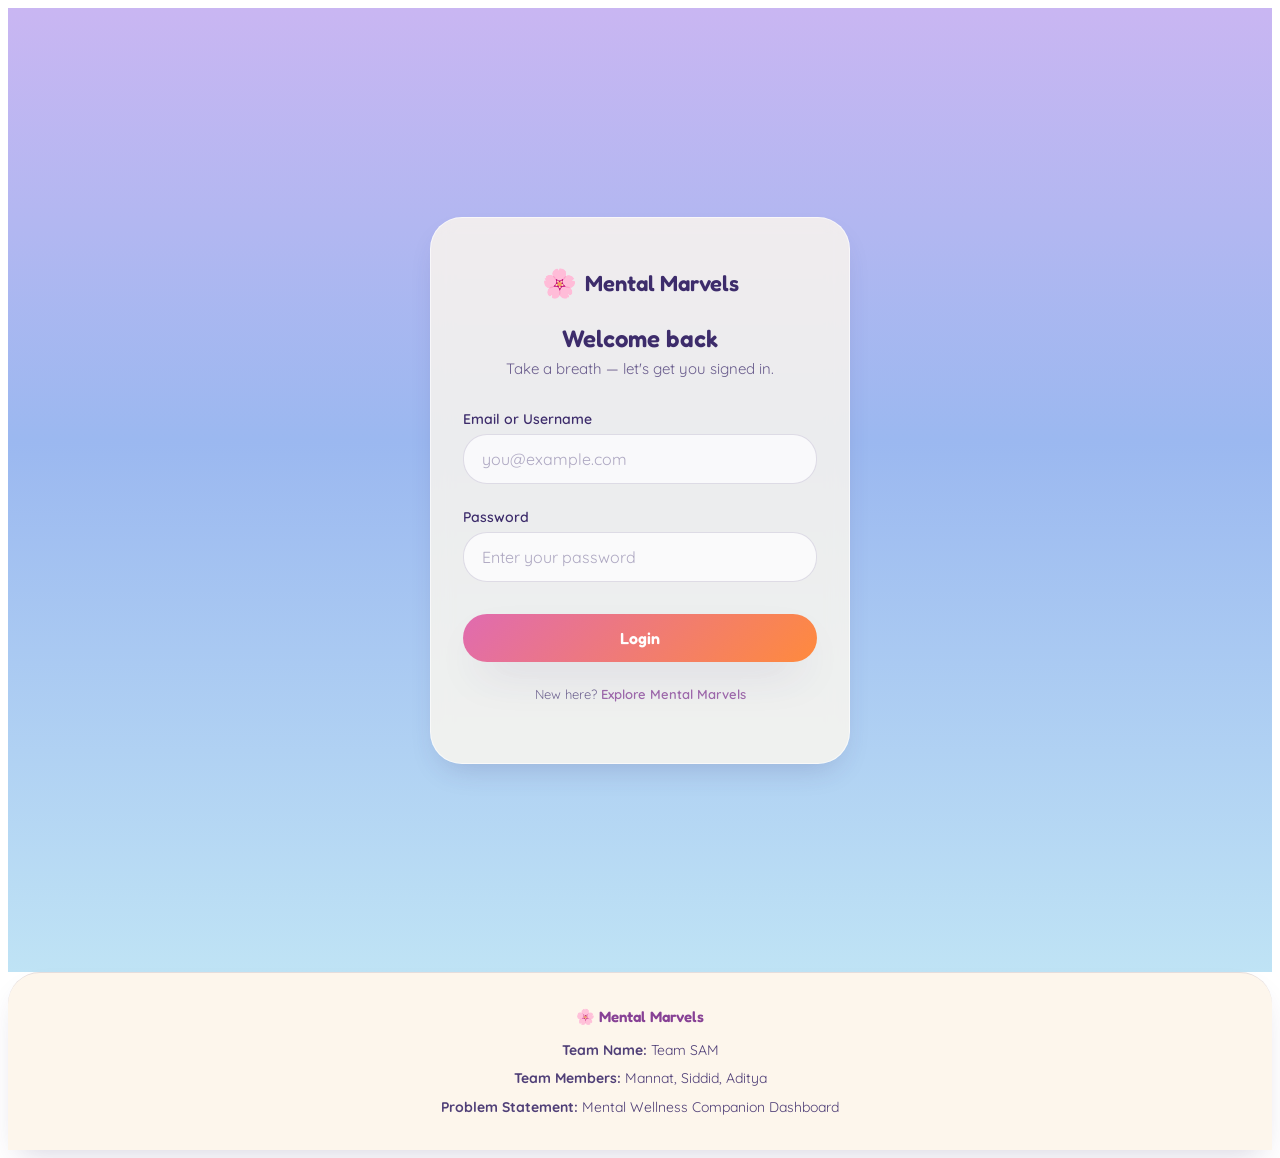
<file: login.html>
<!--
  MindBloom — Login
  STANDALONE ADD-ON FILE. Does not modify, import, or depend on any
  existing project file. Safe to drop into the same folder as
  index.html, mood.html, activities.html, insights.html, support.html.
-->
<!DOCTYPE html>
<html lang="en">
<head>
<meta charset="UTF-8">
<meta name="viewport" content="width=device-width, initial-scale=1.0">
<title>Mental Marvels — Login</title>
<meta name="description" content="Log in to your Mental Marvels account.">
<link rel="preconnect" href="https://fonts.googleapis.com">
<link rel="preconnect" href="https://fonts.gstatic.com" crossorigin>
<link href="https://fonts.googleapis.com/css2?family=Fredoka:wght@400;500;600;700&family=Quicksand:wght@400;500;600;700&display=swap" rel="stylesheet">

<style>
/* ============================================================
   MindBloom Login — scoped, self-contained styles
   (variables copied from the shared design system so the look
   matches; the original CSS file is never touched)
   ============================================================ */
:root{
  --lavender:#C9B6F2; --sky:#9BB8F0; --skylight:#BFE3F5;
  --pink:#F5A9D0; --pink-deep:#E06BB0;
  --yellow:#F5D06B; --yellow-deep:#E0A93D;
  --green:#A8C68A; --green-deep:#6E9A4E;
  --cream:#FFF9EE; --cream2:#FDF6EC;
  --orange:#FF8A3D;
  --ink-purple:#3D2C6B; --ink-magenta:#7A2E8C; --ink-teal:#1E5F5A;
  --radius-lg:32px; --radius-md:24px; --radius-sm:16px;
  --space-1:8px; --space-2:16px; --space-3:24px; --space-4:32px; --space-5:48px;
  --font-display:'Fredoka', sans-serif; --font-body:'Quicksand', sans-serif;
  --shadow-soft: 0 20px 45px -18px rgba(61,44,107,0.28);
  --shadow-card: 0 14px 30px -12px rgba(61,44,107,0.22);
  --error-red:#C24E4E;
}

.mb-login *{ box-sizing:border-box; }

.mb-login{
  margin:0; min-height:100vh; font-family:var(--font-body); color:var(--ink-purple);
  background:linear-gradient(180deg, var(--lavender) 0%, var(--sky) 45%, var(--skylight) 100%);
  display:flex; align-items:center; justify-content:center;
  padding: var(--space-4) var(--space-2);
}

.mb-login .login-card{
  width:100%; max-width:420px;
  background:rgba(255,249,238,.8);
  backdrop-filter:blur(10px);
  border-radius:var(--radius-lg);
  box-shadow:var(--shadow-card);
  border:1px solid rgba(255,255,255,.6);
  padding: var(--space-5) var(--space-4);
  animation: mb-fade-up .5s ease both;
}

@keyframes mb-fade-up{
  from{ opacity:0; transform:translateY(14px); }
  to{ opacity:1; transform:translateY(0); }
}

.mb-login .login-brand{
  display:flex; align-items:center; justify-content:center; gap:8px;
  margin-bottom: var(--space-3);
}
.mb-login .login-brand .emoji{ font-size:28px; }
.mb-login .login-brand span{
  font-family:var(--font-display); font-weight:600; font-size:22px; color:var(--ink-purple);
}

.mb-login h1{
  font-family:var(--font-display); font-weight:600; font-size:24px;
  text-align:center; margin: 0 0 6px;
}
.mb-login .login-sub{
  text-align:center; font-size:15px; color:var(--ink-purple); opacity:.75;
  margin: 0 0 var(--space-4);
}

.mb-login form{ display:flex; flex-direction:column; gap: var(--space-3); }

.mb-login .field{ display:flex; flex-direction:column; gap:6px; }
.mb-login label{ font-weight:600; font-size:14px; }

.mb-login input{
  width:100%;
  padding: 14px 18px;
  border-radius: var(--radius-md);
  border: 1.5px solid rgba(61,44,107,0.15);
  background: rgba(255,255,255,.7);
  font-family: var(--font-body);
  font-size: 16px;
  color: var(--ink-purple);
  outline: none;
  transition: border-color .25s ease, box-shadow .25s ease, background .25s ease;
}
.mb-login input::placeholder{ color: rgba(61,44,107,0.4); }
.mb-login input:focus{
  border-color: var(--pink-deep);
  box-shadow: 0 0 0 4px rgba(224,107,176,0.15);
  background: #fff;
}
.mb-login input[aria-invalid="true"]{
  border-color: var(--error-red);
  box-shadow: 0 0 0 4px rgba(194,78,78,0.12);
}

.mb-login .field-error{
  font-size: 13px;
  color: var(--error-red);
  min-height: 16px;
  display:none;
}
.mb-login .field-error.show{ display:block; }

.mb-login .form-error{
  font-size: 14px;
  color: var(--error-red);
  background: rgba(194,78,78,0.08);
  border: 1px solid rgba(194,78,78,0.25);
  border-radius: var(--radius-sm);
  padding: 10px 14px;
  display:none;
  text-align:center;
}
.mb-login .form-error.show{ display:block; }

.mb-login button[type="submit"]{
  margin-top: var(--space-1);
  border:none; cursor:pointer;
  font-family: var(--font-display);
  font-weight:600; font-size:16px;
  color:#fff;
  padding: 14px 20px;
  border-radius: var(--radius-md);
  background: linear-gradient(135deg, var(--pink-deep), var(--orange));
  box-shadow: var(--shadow-soft);
  transition: transform .2s ease, opacity .2s ease;
  display:flex; align-items:center; justify-content:center; gap:10px;
}
.mb-login button[type="submit"]:hover{ transform: translateY(-2px) scale(1.02); }
.mb-login button[type="submit"]:active{ transform: scale(.97); }
.mb-login button[type="submit"]:disabled{
  opacity:.75; cursor:default; transform:none;
}

.mb-login .spinner{
  width:16px; height:16px;
  border-radius:50%;
  border: 2.5px solid rgba(255,255,255,.5);
  border-top-color:#fff;
  animation: mb-spin .7s linear infinite;
  display:none;
}
.mb-login button[type="submit"].loading .spinner{ display:inline-block; }

@keyframes mb-spin{ to{ transform:rotate(360deg); } }

.mb-login .login-footer{
  text-align:center; margin-top: var(--space-3);
  font-size: 13px; color: var(--ink-purple); opacity:.7;
}
.mb-login .login-footer a{ color: var(--ink-magenta); text-decoration:none; font-weight:600; }
.mb-login .login-footer a:hover{ text-decoration:underline; }

/* Respect reduced motion preference */
@media (prefers-reduced-motion: reduce){
  .mb-login .login-card{ animation:none; }
  .mb-login button[type="submit"]{ transition:none; }
}

/* ---------- Responsive ---------- */
@media (max-width:600px){
  .mb-login{ padding: var(--space-3) var(--space-2); align-items:flex-start; padding-top: var(--space-5); }
  .mb-login .login-card{ padding: var(--space-4) var(--space-3); border-radius: var(--radius-md); }
}
@media (max-width:480px){
  .mb-login h1{ font-size:21px; }
  .mb-login .login-sub{ font-size:14px; margin-bottom: var(--space-3); }
  .mb-login .login-brand .emoji{ font-size:24px; }
  .mb-login .login-brand span{ font-size:19px; }
  .mb-login input{ padding:12px 16px; }
  .mb-login button[type="submit"]{ padding:13px 18px; font-size:15px; }
}
@media (max-width:360px){
  .mb-login .login-card{ padding: var(--space-3) var(--space-2); }
}
/* Ensure comfortable tap targets on touch devices */
@media (hover:none), (pointer:coarse){
  .mb-login input,
  .mb-login button[type="submit"]{ min-height:44px; }
}
</style>
</head>
<body>

<div class="mb-login">
  <main class="login-card" role="main">
    <div class="login-brand">
      <span class="emoji">🌸</span>
      <span>Mental Marvels</span>
    </div>
    <h1>Welcome back</h1>
    <p class="login-sub">Take a breath — let's get you signed in.</p>

    <form id="loginForm" novalidate>
      <div class="field">
        <label for="loginEmail">Email or Username</label>
        <input
          type="text"
          id="loginEmail"
          name="loginEmail"
          placeholder="you@example.com"
          autocomplete="username"
        >
        <div class="field-error" id="emailError"></div>
      </div>

      <div class="field">
        <label for="loginPassword">Password</label>
        <input
          type="password"
          id="loginPassword"
          name="loginPassword"
          placeholder="Enter your password"
          autocomplete="current-password"
        >
        <div class="field-error" id="passwordError"></div>
      </div>

      <div class="form-error" id="formError" role="alert"></div>

      <button type="submit" id="loginBtn">
        <span class="spinner" aria-hidden="true"></span>
        <span id="loginBtnLabel">Login</span>
      </button>
    </form>

    <p class="login-footer">
      New here? <a href="index.html">Explore Mental Marvels</a>
    </p>
  </main>
</div>

<script>
(function () {
  "use strict";

  // ---- Config ----
  var REDIRECT_PATH = "index.html"; // confirmed destination on successful login
  var LOADING_DELAY_MS = 500;

  // ---- Elements ----
  var form = document.getElementById("loginForm");
  var emailInput = document.getElementById("loginEmail");
  var passwordInput = document.getElementById("loginPassword");
  var emailError = document.getElementById("emailError");
  var passwordError = document.getElementById("passwordError");
  var formError = document.getElementById("formError");
  var loginBtn = document.getElementById("loginBtn");
  var loginBtnLabel = document.getElementById("loginBtnLabel");

  // Simple, permissive email format check (not a full RFC validator,
  // just enough to catch obviously malformed input like "foo" or "foo@bar")
  var EMAIL_RE = /^[^\s@]+@[^\s@]+\.[^\s@]+$/;

  function clearErrors() {
    emailError.textContent = "";
    emailError.classList.remove("show");
    passwordError.textContent = "";
    passwordError.classList.remove("show");
    formError.textContent = "";
    formError.classList.remove("show");
    emailInput.removeAttribute("aria-invalid");
    passwordInput.removeAttribute("aria-invalid");
  }

  function showFieldError(inputEl, errorEl, message) {
    errorEl.textContent = message;
    errorEl.classList.add("show");
    inputEl.setAttribute("aria-invalid", "true");
  }

  function setLoading(isLoading) {
    loginBtn.disabled = isLoading;
    loginBtn.classList.toggle("loading", isLoading);
    loginBtnLabel.textContent = isLoading ? "Logging in..." : "Login";
  }

  function validate() {
    clearErrors();
    var emailVal = emailInput.value.trim();
    var passwordVal = passwordInput.value; // don't trim passwords
    var valid = true;

    if (emailVal === "") {
      showFieldError(emailInput, emailError, "Please enter your email or username.");
      valid = false;
    } else if (emailVal.indexOf("@") !== -1 && !EMAIL_RE.test(emailVal)) {
      // Only enforce the email format check if it looks like they were
      // trying to type an email (contains "@"); plain usernames are fine.
      showFieldError(emailInput, emailError, "Please enter a valid email address.");
      valid = false;
    }

    if (passwordVal === "") {
      showFieldError(passwordInput, passwordError, "Please enter your password.");
      valid = false;
    }

    return valid;
  }

  form.addEventListener("submit", function (e) {
    e.preventDefault();

    if (loginBtn.disabled) return; // prevent double-submit

    var isValid = validate();
    if (!isValid) {
      formError.textContent = "Please fix the highlighted fields and try again.";
      formError.classList.add("show");
      return;
    }

    // No backend available: mock a successful auth check, then redirect.
    setLoading(true);

    setTimeout(function () {
      window.location.href = REDIRECT_PATH;
    }, LOADING_DELAY_MS);
  });

  // Clear a field's error as soon as the user starts fixing it
  emailInput.addEventListener("input", function () {
    if (emailInput.hasAttribute("aria-invalid")) {
      emailError.classList.remove("show");
      emailInput.removeAttribute("aria-invalid");
    }
  });
  passwordInput.addEventListener("input", function () {
    if (passwordInput.hasAttribute("aria-invalid")) {
      passwordError.classList.remove("show");
      passwordInput.removeAttribute("aria-invalid");
    }
  });
})();
</script>


<!-- ============================================================
     Team info footer — new, self-contained addition.
     Scoped styles below only target .mm-team-footer* classes,
     so nothing existing on the page is affected.
     ============================================================ -->
<style>
.mm-team-footer{
  font-family: var(--font-body);
  color: var(--ink-purple);
  background: var(--cream2);
  border-top: 1px solid rgba(61,44,107,0.12);
  box-shadow: var(--shadow-card);
  border-radius: var(--radius-lg) var(--radius-lg) 0 0;
  margin-top: var(--space-6);
  padding: var(--space-4) var(--space-3);
  text-align: center;
  transition: background .4s ease, color .4s ease;
}
.mm-team-footer .mm-team-footer-inner{
  max-width: 640px;
  margin: 0 auto;
  display: flex;
  flex-direction: column;
  gap: 6px;
}
.mm-team-footer .mm-team-footer-brand{
  font-family: var(--font-display);
  font-weight: 600;
  font-size: 15px;
  color: var(--ink-magenta);
  margin-bottom: 4px;
}
.mm-team-footer p{
  margin: 0;
  font-size: 14px;
  line-height: 1.6;
  opacity: .9;
}
.mm-team-footer strong{
  font-weight: 700;
  color: var(--ink-purple);
}
</style>
<footer class="mm-team-footer" aria-label="Project team information">
  <div class="mm-team-footer-inner">
    <p class="mm-team-footer-brand">🌸 Mental Marvels</p>
    <p><strong>Team Name:</strong> Team SAM</p>
    <p><strong>Team Members:</strong> Mannat, Siddid, Aditya</p>
    <p><strong>Problem Statement:</strong> Mental Wellness Companion Dashboard</p>
  </div>
</footer>

</body>
</html>
</file>
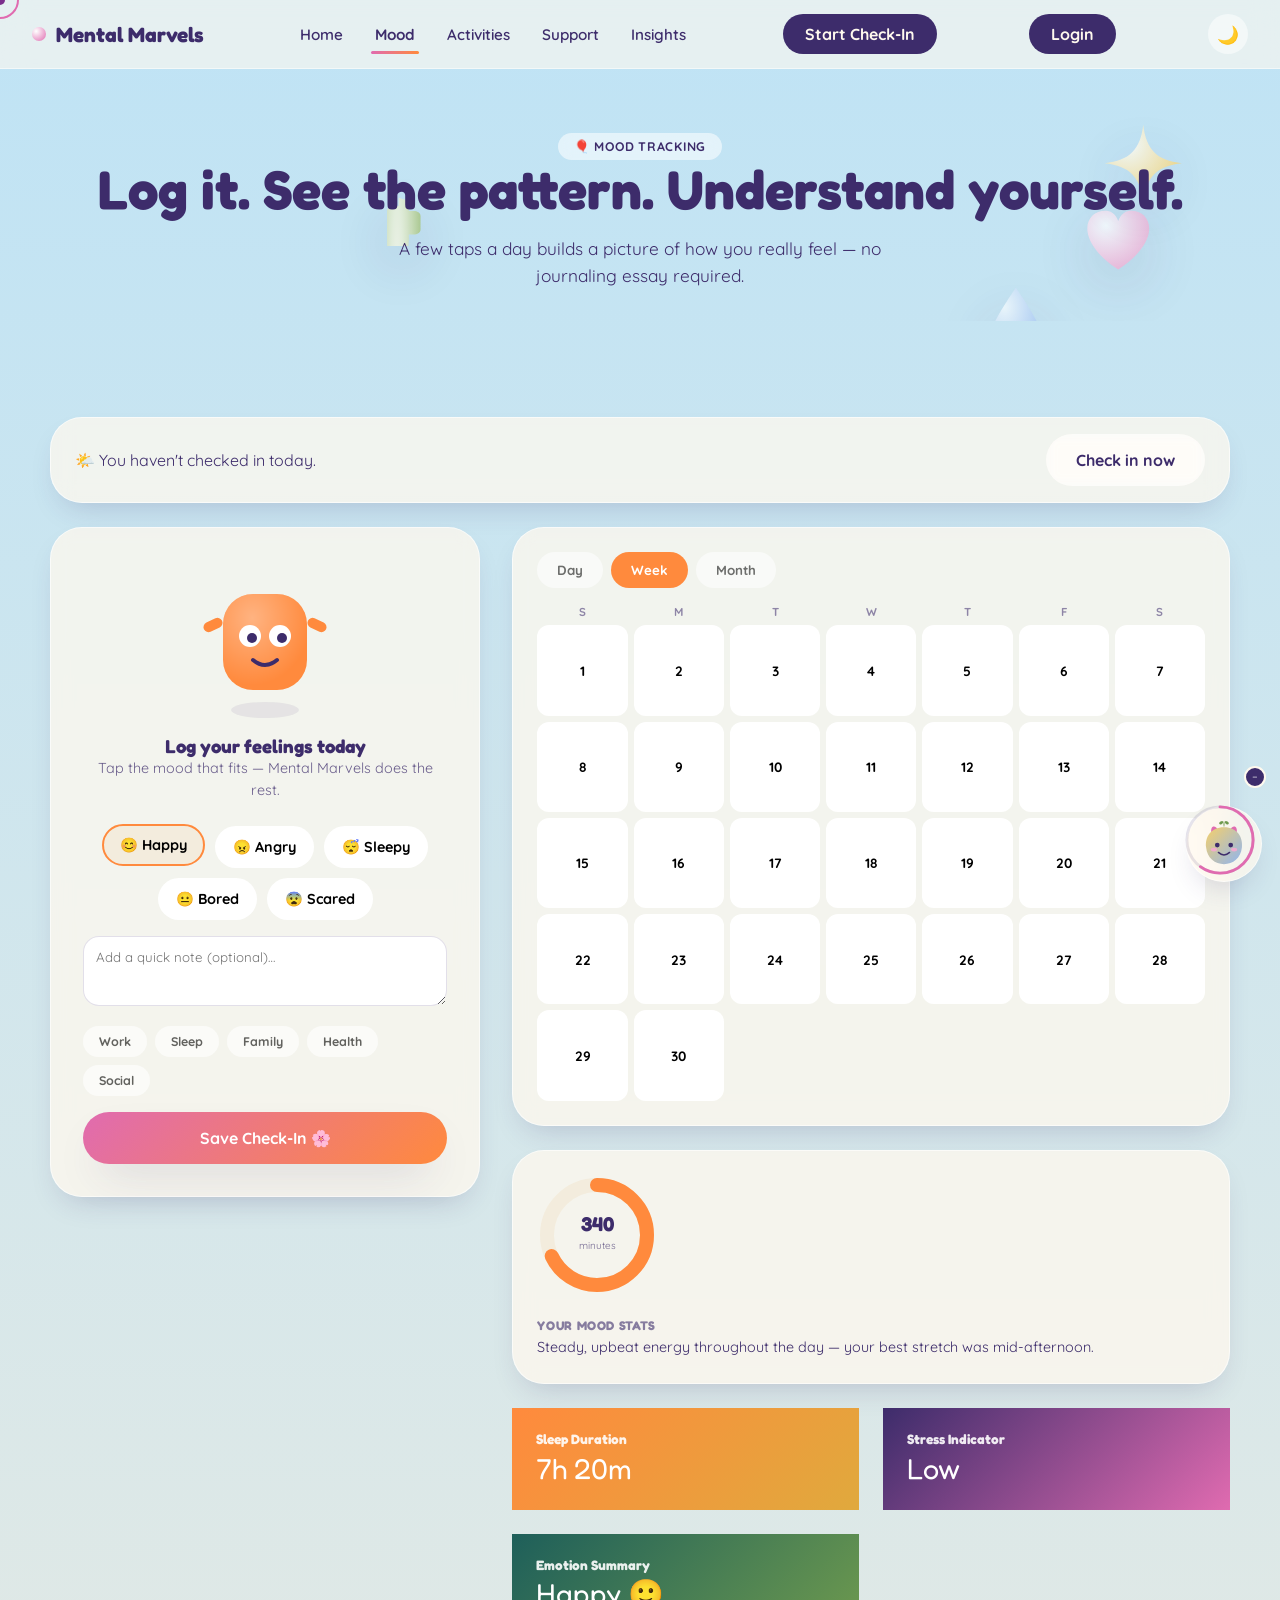
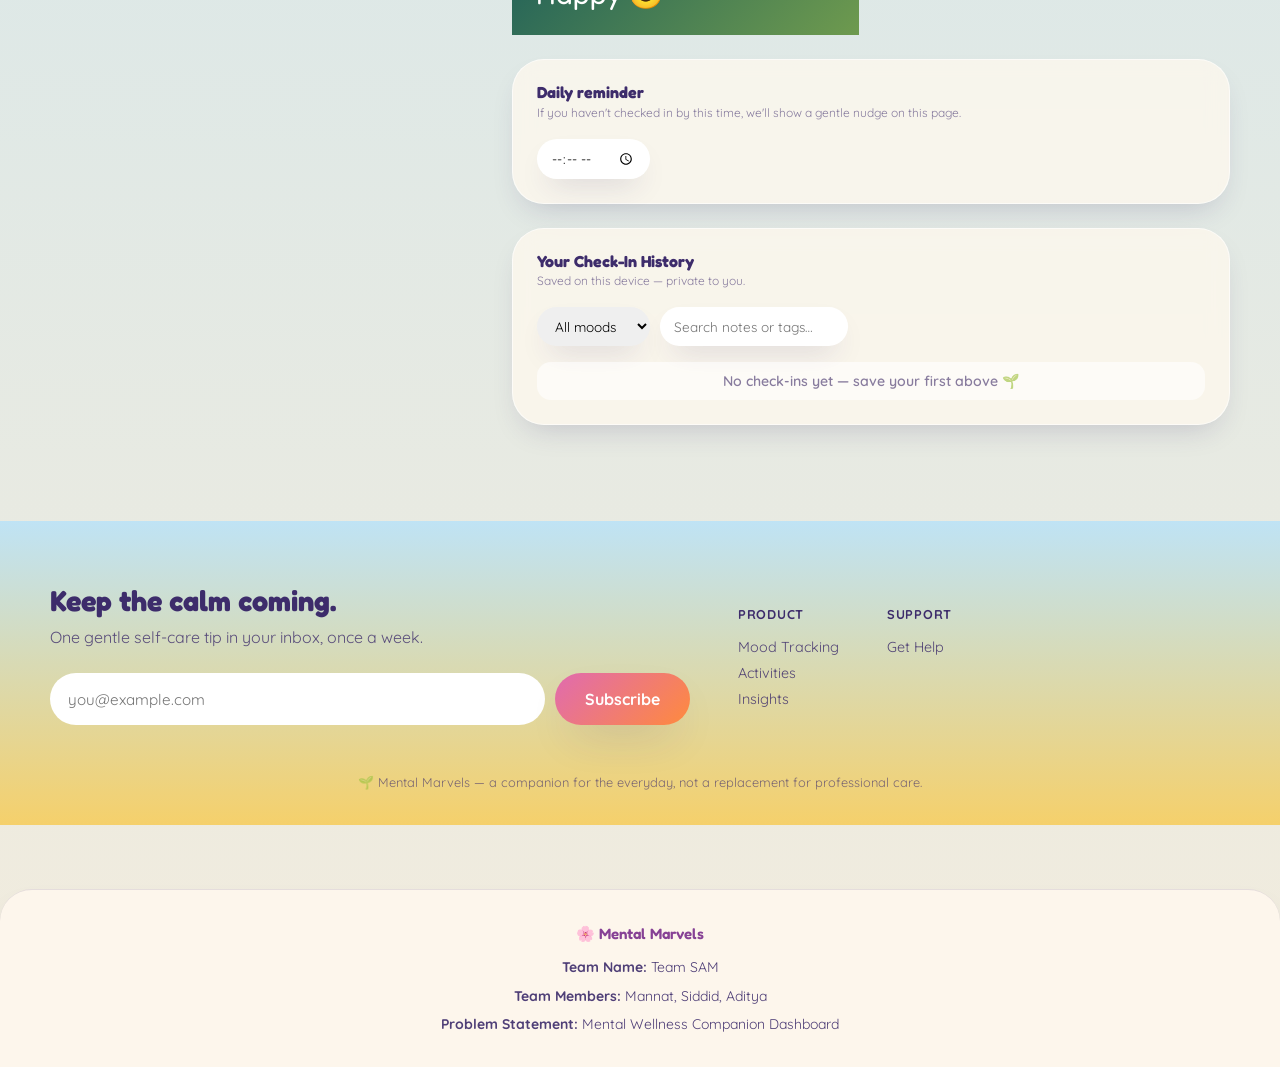
<file: mood.html>
<!DOCTYPE html>
<html lang="en">
<head>
<meta charset="UTF-8">
<meta name="viewport" content="width=device-width, initial-scale=1.0">
<title>Mood Tracking — Mental Marvels</title>
<meta name="description" content="Log your mood, see your patterns, and build a gentle history of how you feel.">
<link rel="preconnect" href="https://fonts.googleapis.com">
<link rel="preconnect" href="https://fonts.gstatic.com" crossorigin>
<link href="https://fonts.googleapis.com/css2?family=Fredoka:wght@400;500;600;700&family=Quicksand:wght@400;500;600;700&display=swap" rel="stylesheet">
<style>
/* ============================================================
   MindBloom — shared design system
   ============================================================ */
:root{
  --lavender:#C9B6F2; --sky:#9BB8F0; --skylight:#BFE3F5;
  --pink:#F5A9D0; --pink-deep:#E06BB0;
  --yellow:#F5D06B; --yellow-deep:#E0A93D;
  --green:#A8C68A; --green-deep:#6E9A4E;
  --periwinkle:#8FB4F0;
  --cream:#FFF9EE; --cream2:#FDF6EC;
  --orange:#FF8A3D; --orange-bg:#F3ECDD;
  --ink-purple:#3D2C6B; --ink-magenta:#7A2E8C; --ink-teal:#1E5F5A;
  --radius-lg:32px; --radius-md:24px; --radius-sm:16px;
  --space-1:8px; --space-2:16px; --space-3:24px; --space-4:32px; --space-5:48px; --space-6:64px; --space-7:96px;
  --font-display:'Fredoka', sans-serif; --font-body:'Quicksand', sans-serif;
  --shadow-soft: 0 20px 45px -18px rgba(61,44,107,0.28);
  --shadow-card: 0 14px 30px -12px rgba(61,44,107,0.22);
}
*{box-sizing:border-box;}
html{scroll-behavior:smooth;}
body{
  margin:0; font-family:var(--font-body); color:var(--ink-purple);
  background:linear-gradient(180deg, var(--lavender) 0%, var(--sky) 45%, var(--skylight) 100%);
  overflow-x:hidden; cursor:none; min-height:100vh;
  transition:background .4s ease, color .4s ease;
}

/* ---------- Dark mode ---------- */
:root[data-theme="dark"]{
  --lavender:#221A3D; --sky:#1B2340; --skylight:#182A33;
  --pink:#3A2338; --pink-deep:#F2A6D6;
  --yellow:#3A311C; --yellow-deep:#F0C25E;
  --green:#1E2A1B; --green-deep:#9FD17A;
  --periwinkle:#22283F;
  --cream:#171326; --cream2:#1C1830;
  --orange:#3A2413; --orange-bg:#20181C;
  --ink-purple:#EFE9FB; --ink-magenta:#F2A6D6; --ink-teal:#8FE3D8;
  --shadow-soft: 0 20px 45px -18px rgba(0,0,0,0.55);
  --shadow-card: 0 14px 30px -12px rgba(0,0,0,0.5);
}
:root[data-theme="dark"] body{ background:linear-gradient(180deg, #17132A 0%, #141C33 45%, #101B22 100%); }
:root[data-theme="dark"] .glass-card{ background:rgba(28,24,48,.75); border-color:rgba(255,255,255,.08); }
:root[data-theme="dark"] header.nav{ background:rgba(23,19,38,.7); border-bottom-color:rgba(255,255,255,.08); }
:root[data-theme="dark"] .mobile-menu{ background:rgba(23,19,38,.96); }
:root[data-theme="dark"] .day-cell, :root[data-theme="dark"] .mood-chip, :root[data-theme="dark"] .filter-chip,
:root[data-theme="dark"] .tab-btn, :root[data-theme="dark"] .history-list li, :root[data-theme="dark"] .entry,
:root[data-theme="dark"] .search-row input{ background:#241E3B; color:var(--ink-purple); }
:root[data-theme="dark"] .nav-cta{ background:var(--ink-magenta); color:#171326; }
:root[data-theme="dark"] .h-card{ color:#171326; }

.theme-toggle{ background:rgba(255,255,255,.5); border:none; width:40px; height:40px; border-radius:50%; font-size:1.1rem; cursor:pointer; display:flex; align-items:center; justify-content:center; }
:root[data-theme="dark"] .theme-toggle{ background:rgba(255,255,255,.1); }
@media (hover:none), (pointer:coarse){ body{cursor:auto;} }
h1,h2,h3,h4{font-family:var(--font-display); margin:0; line-height:1.1;}
p{margin:0; line-height:1.55;}
a{color:inherit;}
button{font-family:var(--font-body);}
img,svg{display:block; max-width:100%;}
section{position:relative; padding:var(--space-7) var(--space-4); z-index:2;}
.wrap{max-width:1180px; margin:0 auto; position:relative; z-index:2;}
.eyebrow{
  display:inline-flex; align-items:center; gap:8px; font-weight:700; letter-spacing:.06em; text-transform:uppercase;
  font-size:.78rem; background:rgba(255,255,255,.55); padding:6px 16px; border-radius:999px; backdrop-filter:blur(6px);
}
.section-head{max-width:640px; margin-bottom:var(--space-5);}
.section-head h2{font-size:clamp(2rem,3.4vw,2.8rem); margin-top:var(--space-2);}
.section-head p{margin-top:var(--space-2); font-size:1.05rem; opacity:.85;}
.page-hero{padding-top:var(--space-6); padding-bottom:var(--space-4); text-align:center;}
.page-hero h1{font-size:clamp(2.2rem,4.4vw,3.4rem);}
.page-hero p{max-width:560px; margin:var(--space-2) auto 0; font-size:1.08rem; opacity:.85;}

/* ---------- Accessibility ---------- */
.skip-link{position:absolute; left:-999px; top:0; background:var(--cream); color:var(--ink-purple); padding:12px 20px; border-radius:0 0 12px 0; z-index:999; font-weight:700;}
.skip-link:focus{left:0;}
:focus-visible{outline:3px solid var(--ink-magenta); outline-offset:3px; border-radius:8px;}
.visually-hidden{position:absolute; left:-9999px;}

/* ---------- Custom cursor ---------- */
#cursor-dot,#cursor-ring{position:fixed; top:0; left:0; pointer-events:none; z-index:9999; border-radius:50%; transform:translate(-50%,-50%);}
#cursor-dot{width:10px; height:10px; background:var(--ink-magenta); transition:background .25s ease;}
#cursor-ring{width:38px; height:38px; border:2.5px solid var(--pink-deep); transition:background .25s ease, border-color .25s ease, width .2s ease, height .2s ease;}
@media (hover:none), (pointer:coarse){ #cursor-dot,#cursor-ring{display:none;} }
#cursor-canvas{position:fixed; inset:0; pointer-events:none; z-index:9998;}

/* ---------- Page transition veil ---------- */
#page-veil{
  position:fixed; inset:0; z-index:10000; pointer-events:none;
  background:linear-gradient(135deg,var(--pink-deep),var(--orange));
  clip-path:circle(0% at 50% 50%); transition:clip-path .55s cubic-bezier(.7,0,.3,1);
}
#page-veil.active{clip-path:circle(150% at 50% 50%);}
::view-transition-old(root){animation:fadeOut .3s ease both;}
::view-transition-new(root){animation:fadeIn .35s ease both;}
@keyframes fadeOut{to{opacity:0; transform:scale(.99);}}
@keyframes fadeIn{from{opacity:0; transform:scale(1.01);}}

/* ---------- Nav ---------- */
header.nav{
  position:sticky; top:0; z-index:100; padding:14px var(--space-4);
  display:flex; align-items:center; justify-content:space-between;
  background:rgba(255,249,238,0.6); backdrop-filter:blur(14px); border-bottom:1px solid rgba(255,255,255,.5);
}
.brand{display:flex; align-items:center; gap:10px; font-family:var(--font-display); font-weight:700; font-size:1.3rem; text-decoration:none;}
.brand .dot{width:14px; height:14px; border-radius:50%; background:radial-gradient(circle at 30% 30%, #fff, var(--pink-deep));}
nav.links{display:flex; gap:var(--space-3); list-style:none; margin:0; padding:0;}
nav.links a{text-decoration:none; font-weight:600; font-size:.95rem; padding:8px 4px; position:relative;}
nav.links a::after{content:""; position:absolute; left:0; bottom:-2px; width:0; height:3px; border-radius:3px; background:linear-gradient(90deg,var(--pink-deep),var(--orange)); transition:width .25s ease;}
nav.links a:hover::after, nav.links a:focus::after, nav.links a[aria-current="page"]::after{width:100%;}
nav.links a[aria-current="page"]{opacity:1; font-weight:800;}
.nav-cta{background:var(--ink-purple); color:var(--cream); border:none; padding:10px 22px; border-radius:999px; font-weight:700; cursor:none; text-decoration:none; display:inline-block;}
@media (hover:none),(pointer:coarse){ .nav-cta{cursor:pointer;} }
.nav-toggle{display:none; background:none; border:none; font-size:1.6rem; cursor:pointer; color:var(--ink-purple);}
.mobile-menu{display:none; flex-direction:column; gap:6px; padding:var(--space-2) var(--space-4); background:rgba(255,249,238,.96); backdrop-filter:blur(14px);}
.mobile-menu.open{display:flex;}
.mobile-menu a{text-decoration:none; font-weight:700; padding:10px 0; border-bottom:1px solid rgba(61,44,107,.08);}
@media (max-width:860px){ nav.links{display:none;} .nav-toggle{display:block;} }

/* ---------- Buttons ---------- */
.btn-primary,.btn-secondary{
  padding:16px 30px; border-radius:999px; font-weight:700; font-size:1rem; border:none; cursor:none;
  display:inline-flex; align-items:center; gap:8px; transition:transform .25s ease, box-shadow .25s ease;
  text-decoration:none;
}
@media (hover:none),(pointer:coarse){ .btn-primary,.btn-secondary{cursor:pointer;} }
.btn-primary{background:linear-gradient(135deg,var(--pink-deep),var(--orange)); color:#fff; box-shadow:var(--shadow-soft);}
.btn-primary:hover{transform:translateY(-3px) scale(1.03);}
.btn-secondary{background:rgba(255,255,255,.6); color:var(--ink-purple); backdrop-filter:blur(6px);}
.btn-secondary:hover{background:#fff;}
.btn-primary:active,.btn-secondary:active{transform:scale(.96);}

/* ---------- Cards / reveal ---------- */
.glass-card{background:rgba(255,249,238,.75); backdrop-filter:blur(10px); border-radius:var(--radius-lg); box-shadow:var(--shadow-card); border:1px solid rgba(255,255,255,.6);}
.reveal{opacity:0; transform:translateY(28px); transition:opacity .7s ease, transform .7s ease;}
.reveal.in{opacity:1; transform:translateY(0);}
.tilt{transition:transform .25s ease;}

/* ---------- Ambient blobs ---------- */
.blob-field{position:absolute; inset:0; overflow:hidden; pointer-events:none; z-index:1;}
.blob{position:absolute; filter:drop-shadow(0 18px 30px rgba(61,44,107,.22)); will-change:transform;}
@keyframes drift1{0%{transform:translate(0,0) rotate(0deg);}50%{transform:translate(18px,-26px) rotate(8deg);}100%{transform:translate(0,0) rotate(0deg);}}
@keyframes drift2{0%{transform:translate(0,0) rotate(0deg);}50%{transform:translate(-22px,20px) rotate(-10deg);}100%{transform:translate(0,0) rotate(0deg);}}
@keyframes drift3{0%{transform:translate(0,0) rotate(0deg);}50%{transform:translate(14px,24px) rotate(6deg);}100%{transform:translate(0,0) rotate(0deg);}}

/* ---------- Counters ---------- */
.stat-row{display:flex; gap:var(--space-4); flex-wrap:wrap; justify-content:center;}
.stat-row div strong{display:block; font-family:var(--font-display); font-size:1.6rem;}
.stat-row div span{font-size:.85rem; opacity:.7;}

/* ---------- Phone mockup (home hero) ---------- */
.phone-wrap{display:flex; justify-content:center; position:relative;}
.phone{width:320px; background:var(--cream); border-radius:44px; padding:18px; box-shadow:var(--shadow-soft); border:6px solid #fff; position:relative; z-index:3; animation:floaty 7s ease-in-out infinite;}
@keyframes floaty{0%,100%{transform:translateY(0);}50%{transform:translateY(-14px);}}
.phone-status{display:flex; justify-content:space-between; font-size:.75rem; font-weight:700; padding:0 6px;}
.phone-notch{width:90px; height:22px; background:#111; opacity:.06; border-radius:14px; margin:6px auto 10px;}
.phone-greet{font-size:1.05rem; font-weight:600; padding:0 6px;}
.score-row{display:flex; align-items:baseline; gap:8px; padding:6px 6px 2px;}
.score-num{font-family:var(--font-display); font-size:3.4rem; font-weight:700;}
.score-spark{color:var(--pink-deep); font-size:1.4rem;}
.score-label{font-size:.78rem; opacity:.65; padding:0 6px 10px;}
.quick-pills{display:flex; gap:8px; padding:0 6px 14px;}
.quick-pills span{background:var(--ink-purple); color:#fff; font-size:.72rem; font-weight:700; padding:8px 14px; border-radius:999px; display:flex; align-items:center; gap:6px;}
.quick-pills span.ghost{background:rgba(61,44,107,.08); color:var(--ink-purple);}
.highlights-title{display:flex; justify-content:space-between; padding:4px 6px 8px; font-size:.85rem; font-weight:700;}
.highlights-title small{font-weight:500; opacity:.55; font-size:.7rem;}
.highlights-grid{display:grid; grid-template-columns:1fr 1fr; gap:10px; padding:0 4px;}
.h-card{border-radius:20px; padding:14px; font-weight:700; font-size:.8rem; display:flex; flex-direction:column; gap:20px; min-height:74px;}
.h-card .n{font-family:var(--font-display); font-size:1.15rem;}
.h-card.pills{background:radial-gradient(circle at 25% 20%, #fff, var(--periwinkle));}
.h-card.water{background:radial-gradient(circle at 25% 20%, #fff, var(--skylight));}
.h-card.habits{background:radial-gradient(circle at 25% 20%, #fff, var(--green));}
.h-card.heart{background:radial-gradient(circle at 25% 20%, #fff, var(--pink));}
.h-card.mind{background:radial-gradient(circle at 25% 20%, #fff, var(--lavender));}
.h-card.sleep{background:radial-gradient(circle at 25% 20%, #fff, var(--yellow));}
.phone-tab{display:flex; justify-content:space-around; margin-top:14px; padding:12px 6px 2px; border-top:1px solid rgba(61,44,107,.08);}
.phone-tab .plus{width:40px; height:40px; border-radius:50%; background:var(--ink-purple); color:#fff; display:flex; align-items:center; justify-content:center; margin-top:-30px; box-shadow:0 8px 18px rgba(61,44,107,.4);}

/* ---------- Mood page ---------- */
.mood-layout{display:grid; grid-template-columns:.9fr 1.5fr; gap:var(--space-4); align-items:start;}
.mascot-card{padding:var(--space-4); text-align:center;}
.mood-chip-row{display:flex; gap:10px; flex-wrap:wrap; justify-content:center; margin-top:var(--space-3);}
.mood-chip{border:2px solid transparent; background:#fff; padding:10px 16px; border-radius:999px; font-weight:700; display:flex; align-items:center; gap:6px; cursor:none; font-size:.9rem; transition:all .2s ease;}
@media (hover:none),(pointer:coarse){ .mood-chip{cursor:pointer;} }
.mood-chip[aria-pressed="true"]{border-color:var(--orange); background:var(--orange-bg); transform:translateY(-2px);}
.mood-note{width:100%; margin-top:var(--space-2); border-radius:16px; border:1px solid rgba(61,44,107,.15); padding:12px; font-family:var(--font-body); resize:vertical; min-height:70px;}
.mood-right{display:flex; flex-direction:column; gap:var(--space-3);}
.tab-row{display:flex; gap:8px;}
.tab-btn{background:#fff; border:none; padding:10px 20px; border-radius:999px; font-weight:700; cursor:none; opacity:.55;}
@media (hover:none),(pointer:coarse){ .tab-btn{cursor:pointer;} }
.tab-btn[aria-selected="true"]{opacity:1; background:var(--orange); color:#fff;}
.calendar{padding:var(--space-3);}
.calendar-grid{display:grid; grid-template-columns:repeat(7,1fr); gap:6px; margin-top:var(--space-2);}
.calendar-grid .dow{font-size:.72rem; font-weight:700; text-align:center; opacity:.55;}
.day-cell{aspect-ratio:1; border-radius:12px; background:#fff; border:none; font-weight:700; font-size:.85rem; cursor:none; transition:transform .15s ease;}
@media (hover:none),(pointer:coarse){ .day-cell{cursor:pointer;} }
.day-cell:hover{transform:scale(1.08);}
.day-cell.logged{color:#fff;}
.stat-cards{display:grid; grid-template-columns:1fr 1fr; gap:var(--space-3);}
.stat-card{padding:var(--space-3); color:#fff; position:relative; overflow:hidden;}
.stat-card h4{font-size:.85rem; opacity:.9; font-weight:700;}
.stat-card .big{font-family:var(--font-display); font-size:1.8rem; margin-top:4px;}
.stat-card.orange{background:linear-gradient(135deg,var(--orange),var(--yellow-deep));}
.stat-card.purple{background:linear-gradient(135deg,var(--ink-purple),var(--pink-deep));}
.stat-card.teal{background:linear-gradient(135deg,var(--ink-teal),var(--green-deep));}
.gauge-wrap{grid-column:1/-1; padding:var(--space-3); display:flex; align-items:center; gap:var(--space-3); flex-wrap:wrap;}
.history-list{list-style:none; margin:var(--space-2) 0 0; padding:0; display:flex; flex-direction:column; gap:10px; max-height:260px; overflow:auto;}
.history-list li{display:flex; justify-content:space-between; align-items:center; background:#fff; border-radius:14px; padding:10px 14px; font-size:.88rem; font-weight:600;}
.history-list button{background:none; border:none; opacity:.4; cursor:pointer; font-size:.85rem;}
.history-list button:hover{opacity:1;}
.empty-state{text-align:center; opacity:.6; padding:var(--space-3); font-size:.9rem;}

/* ---------- Activities page ---------- */
.filter-row{display:flex; gap:10px; flex-wrap:wrap; margin-bottom:var(--space-4);}
.filter-chip{background:#fff; border:none; padding:10px 18px; border-radius:999px; font-weight:700; cursor:none; font-size:.88rem; opacity:.6; transition:all .2s ease;}
@media (hover:none),(pointer:coarse){ .filter-chip{cursor:pointer;} }
.filter-chip[aria-pressed="true"]{opacity:1; background:var(--ink-purple); color:#fff;}
.activity-grid{display:grid; grid-template-columns:repeat(3,1fr); gap:var(--space-3);}
.activity-card{padding:var(--space-3); display:flex; flex-direction:column; gap:var(--space-2);}
.activity-icon{width:56px; height:56px; border-radius:18px; display:flex; align-items:center; justify-content:center; font-size:1.6rem;}
.activity-card h3{font-size:1.1rem;}
.activity-card .duration{font-size:.78rem; font-weight:700; opacity:.6;}
.activity-card button{margin-top:auto; align-self:flex-start; background:var(--ink-purple); color:#fff; border:none; padding:10px 18px; border-radius:999px; font-weight:700; cursor:none;}
@media (hover:none),(pointer:coarse){ .activity-card button{cursor:pointer;} }
.breathing{margin-top:var(--space-5); display:grid; grid-template-columns:1fr 1fr; gap:var(--space-4); align-items:center; padding:var(--space-4);}
.breath-circle-wrap{display:flex; justify-content:center;}
.breath-circle{width:180px; height:180px; border-radius:50%; background:radial-gradient(circle at 30% 30%, #fff, var(--periwinkle)); display:flex; align-items:center; justify-content:center; font-weight:700; font-family:var(--font-display); font-size:1.1rem; box-shadow:0 0 0 14px rgba(143,180,240,.25); transition:transform 4s ease-in-out;}
.breath-controls{display:flex; gap:var(--space-2); margin-top:var(--space-3); flex-wrap:wrap;}
.journal-box{padding:var(--space-4); margin-top:var(--space-5);}
.journal-box textarea{width:100%; min-height:120px; border-radius:18px; border:1px solid rgba(61,44,107,.15); padding:14px; font-family:var(--font-body); font-size:1rem; resize:vertical; margin-top:var(--space-2);}
.journal-entries{margin-top:var(--space-3); display:flex; flex-direction:column; gap:10px;}
.journal-entries .entry{background:#fff; border-radius:14px; padding:12px 16px; font-size:.9rem;}
.journal-entries .entry time{display:block; font-size:.72rem; opacity:.55; font-weight:700; margin-bottom:4px;}
.sound-toggle{display:flex; align-items:center; gap:12px; margin-top:var(--space-4); padding:var(--space-3); border-radius:var(--radius-md);}
.switch{position:relative; width:52px; height:28px; background:rgba(61,44,107,.15); border-radius:999px; border:none; cursor:pointer;}
.switch::after{content:""; position:absolute; top:3px; left:3px; width:22px; height:22px; background:#fff; border-radius:50%; transition:transform .25s ease; box-shadow:0 2px 6px rgba(0,0,0,.2);}
.switch[aria-checked="true"]{background:var(--orange);}
.switch[aria-checked="true"]::after{transform:translateX(24px);}

/* ---------- Support page ---------- */
.support-grid{display:grid; grid-template-columns:repeat(4,1fr); gap:var(--space-3);}
.support-card{padding:var(--space-3); text-align:left;}
.support-card .badge{width:48px; height:48px; border-radius:14px; display:flex; align-items:center; justify-content:center; font-size:1.3rem; margin-bottom:var(--space-2);}
.crisis-note{margin-top:var(--space-4); padding:var(--space-3); border-radius:var(--radius-md); background:rgba(255,255,255,.7); border:2px dashed var(--ink-magenta); font-weight:600; font-size:.95rem;}
.faq{max-width:760px; margin:0 auto;}
.faq-item{border-radius:var(--radius-md); margin-bottom:12px; overflow:hidden;}
.faq-q{width:100%; text-align:left; background:none; border:none; padding:var(--space-3); font-weight:700; font-size:1rem; cursor:none; display:flex; justify-content:space-between; align-items:center;}
@media (hover:none),(pointer:coarse){ .faq-q{cursor:pointer;} }
.faq-q .icon{transition:transform .3s ease;}
.faq-item[data-open="true"] .icon{transform:rotate(45deg);}
.faq-a{max-height:0; overflow:hidden; transition:max-height .35s ease; padding:0 var(--space-3);}
.faq-item[data-open="true"] .faq-a{max-height:220px; padding-bottom:var(--space-3);}
.search-row{display:flex; gap:10px; margin-bottom:var(--space-4); max-width:420px;}
.search-row input{flex:1; padding:14px 18px; border-radius:999px; border:none; font-family:var(--font-body); font-size:.95rem; box-shadow:var(--shadow-card);}

/* ---------- Insights page ---------- */
.dash-card{padding:var(--space-3);}
.dash-greet{display:flex; justify-content:space-between; align-items:center; margin-bottom:var(--space-4); flex-wrap:wrap; gap:var(--space-2);}
.bento{display:grid; grid-template-columns:repeat(4, 1fr); grid-auto-rows:auto; gap:var(--space-3);}
.bento .c1{grid-column:span 2;}
.bento .c2{grid-column:span 2;}
.bento .c4{grid-column:span 4;}
.dash-card h4{font-size:.95rem;}
.dash-card p.sub{font-size:.75rem; opacity:.6; margin-top:2px;}
.bar-row{display:flex; align-items:flex-end; gap:8px; height:110px; margin-top:var(--space-2);}
.bar{flex:1; border-radius:8px 8px 0 0; height:0; transition:height 1s ease;}
.timeline-list{list-style:none; margin:var(--space-2) 0 0; padding:0; display:flex; flex-direction:column; gap:10px;}
.timeline-list li{display:flex; gap:10px; align-items:center; font-size:.88rem; font-weight:600;}
.timeline-list .dot{width:10px; height:10px; border-radius:50%; flex-shrink:0;}
.streak-banner{display:flex; align-items:center; gap:var(--space-3); padding:var(--space-3); border-radius:var(--radius-md); background:linear-gradient(135deg,var(--orange),var(--pink-deep)); color:#fff; margin-bottom:var(--space-3);}
.streak-banner .num{font-family:var(--font-display); font-size:2.4rem;}

/* ---------- Toasts ---------- */
.toast-host{position:fixed; bottom:24px; left:50%; transform:translateX(-50%); z-index:10001; display:flex; flex-direction:column; gap:10px; align-items:center; pointer-events:none;}
.toast{background:var(--ink-purple); color:var(--cream); padding:12px 22px; border-radius:999px; font-weight:700; font-size:.9rem; box-shadow:var(--shadow-soft); opacity:0; transform:translateY(14px); transition:opacity .3s ease, transform .3s ease;}
.toast.in{opacity:1; transform:translateY(0);}
.toast-badge{background:linear-gradient(135deg,var(--pink-deep),var(--orange)); color:#fff;}

/* ---------- Confetti ---------- */
.confetti-host{position:fixed; inset:0; pointer-events:none; z-index:10002; overflow:hidden;}
.confetti-piece{position:absolute; top:40%; width:8px; height:14px; border-radius:2px; animation:confetti-fall 1.4s ease-out forwards;}
@keyframes confetti-fall{
  0%{transform:translate(0,0) rotate(0deg); opacity:1;}
  100%{transform:translate(var(--dx), 220px) rotate(var(--rot)); opacity:0;}
}

/* ---------- Reminder banner ---------- */
.reminder-banner{display:flex; align-items:center; justify-content:space-between; gap:var(--space-2); padding:var(--space-2) var(--space-3); margin-bottom:var(--space-3); flex-wrap:wrap;}

/* ---------- Badges ---------- */
.badge-grid{display:flex; flex-wrap:wrap; gap:12px; margin-top:var(--space-2);}
.badge-pill{display:flex; align-items:center; gap:8px; padding:10px 16px; border-radius:999px; background:#fff; font-weight:700; font-size:.85rem; box-shadow:var(--shadow-card);}
.badge-pill.locked{opacity:.35; filter:grayscale(1);}
:root[data-theme="dark"] .badge-pill{ background:#241E3B; }

/* ---------- Mood tags ---------- */
.tag-row{display:flex; gap:8px; flex-wrap:wrap; margin-top:var(--space-2);}
.tag-chip{background:#fff; border:2px solid transparent; padding:6px 14px; border-radius:999px; font-weight:700; font-size:.78rem; cursor:pointer; opacity:.6;}
.tag-chip[aria-pressed="true"]{opacity:1; border-color:var(--periwinkle); background:var(--skylight);}
:root[data-theme="dark"] .tag-chip{ background:#241E3B; color:var(--ink-purple); }
.history-filters{display:flex; gap:10px; flex-wrap:wrap; margin:var(--space-2) 0;}
.history-filters select, .history-filters input{padding:10px 14px; border-radius:999px; border:none; font-family:var(--font-body); font-size:.85rem; box-shadow:var(--shadow-card);}
.entry-tags{display:inline-flex; gap:4px; margin-left:6px;}
.entry-tag{font-size:.68rem; background:rgba(61,44,107,.08); padding:2px 8px; border-radius:999px; font-weight:700;}

/* ---------- Dashboard range tabs & stat extras ---------- */
.range-tabs{display:flex; gap:8px; margin-bottom:var(--space-3); flex-wrap:wrap;}
.range-tabs button{background:#fff; border:none; padding:8px 18px; border-radius:999px; font-weight:700; opacity:.55; cursor:pointer; font-size:.85rem;}
.range-tabs button[aria-selected="true"]{opacity:1; background:var(--ink-purple); color:#fff;}
:root[data-theme="dark"] .range-tabs button{ background:#241E3B; color:var(--ink-purple); }
.stat-mini-row{display:flex; gap:var(--space-2); flex-wrap:wrap; margin-bottom:var(--space-3);}
.stat-mini{flex:1; min-width:130px; background:#fff; border-radius:var(--radius-md); padding:var(--space-2) var(--space-3); box-shadow:var(--shadow-card);}
.stat-mini .big{font-family:var(--font-display); font-size:1.6rem;}
.stat-mini .label{font-size:.72rem; opacity:.6; font-weight:700; text-transform:uppercase; letter-spacing:.04em;}
:root[data-theme="dark"] .stat-mini{ background:#241E3B; }
.empty-widget{text-align:center; padding:var(--space-3); opacity:.75;}
.empty-widget .emoji{font-size:1.8rem; display:block; margin-bottom:8px;}
.empty-widget a.btn-secondary{margin-top:var(--space-2); display:inline-flex;}

/* ---------- Recommended activity card ---------- */
.recommend-card{display:flex; align-items:center; gap:var(--space-3); padding:var(--space-3); margin-bottom:var(--space-4); background:linear-gradient(135deg, var(--periwinkle), var(--lavender));}
:root[data-theme="dark"] .recommend-card{ background:linear-gradient(135deg,#2a2450,#1f2340); }
.recommend-card .r-icon{font-size:2.2rem;}
.recommend-card h4{font-size:.78rem; text-transform:uppercase; letter-spacing:.05em; opacity:.75;}
.recommend-card p{font-size:.95rem; font-weight:700; margin-top:2px;}

/* ---------- MindBloom Assistant chat widget ---------- */
.chat-launcher{position:fixed; bottom:24px; right:24px; width:60px; height:60px; border-radius:50%; background:var(--ink-purple); color:#fff; border:none; font-size:1.5rem; box-shadow:var(--shadow-soft); cursor:pointer; z-index:500;}
.chat-panel{position:fixed; bottom:96px; right:24px; width:320px; max-height:440px; display:none; flex-direction:column; z-index:500; overflow:hidden;}
.chat-panel.open{display:flex;}
.chat-head{padding:var(--space-2) var(--space-3); background:var(--ink-purple); color:#fff;}
.chat-head strong{font-family:var(--font-display); font-size:1rem;}
.chat-head p{font-size:.72rem; opacity:.85; margin-top:2px;}
.chat-body{flex:1; overflow-y:auto; padding:var(--space-2); display:flex; flex-direction:column; gap:8px; background:#fff;}
:root[data-theme="dark"] .chat-body{ background:#1C1830; }
.chat-msg{max-width:85%; padding:10px 14px; border-radius:16px; font-size:.85rem; line-height:1.4;}
.chat-msg.bot{align-self:flex-start; background:var(--skylight);}
.chat-msg.user{align-self:flex-end; background:var(--ink-purple); color:#fff;}
:root[data-theme="dark"] .chat-msg.bot{ background:#241E3B; }
.chat-input-row{display:flex; gap:6px; padding:var(--space-2); background:#fff; border-top:1px solid rgba(61,44,107,.1);}
:root[data-theme="dark"] .chat-input-row{ background:#1C1830; }
.chat-input-row input{flex:1; border:none; border-radius:999px; padding:10px 14px; font-family:var(--font-body); background:var(--orange-bg);}
.chat-input-row button{border:none; background:var(--ink-purple); color:#fff; border-radius:999px; padding:10px 16px; font-weight:700; cursor:pointer;}
@media (max-width:480px){
  .chat-panel{width:calc(100vw - 32px); right:16px;}
  .chat-launcher{right:16px;}
}

/* ---------- Footer ---------- */
footer{background:linear-gradient(180deg, var(--skylight), var(--yellow)); padding:var(--space-6) var(--space-4) var(--space-4);}
.footer-inner{max-width:1180px; margin:0 auto; display:grid; grid-template-columns:1.3fr 1fr; gap:var(--space-5); align-items:start;}
.footer-form{display:flex; gap:10px; margin-top:var(--space-3); flex-wrap:wrap;}
.footer-form input{flex:1; min-width:220px; padding:14px 18px; border-radius:999px; border:none; font-family:var(--font-body); font-size:.95rem;}
.footer-links{display:flex; gap:var(--space-5); flex-wrap:wrap;}
.footer-links div h5{font-size:.8rem; text-transform:uppercase; letter-spacing:.06em; margin-bottom:var(--space-2);}
.footer-links a{display:block; text-decoration:none; font-size:.9rem; margin-bottom:8px; opacity:.85;}
.fine-print{text-align:center; margin-top:var(--space-5); font-size:.8rem; opacity:.65;}

/* ---------- Responsive ---------- */
@media (max-width:980px){
  .hero{grid-template-columns:1fr; text-align:center;}
  .mood-layout{grid-template-columns:1fr;}
  .activity-grid{grid-template-columns:1fr 1fr;}
  .support-grid{grid-template-columns:1fr 1fr;}
  .bento{grid-template-columns:1fr 1fr;}
  .bento .c1,.bento .c2,.bento .c4{grid-column:span 2;}
  .footer-inner{grid-template-columns:1fr;}
  .breathing{grid-template-columns:1fr;}
}
@media (max-width:600px){
  section{padding:var(--space-5) var(--space-2);}
  .activity-grid{grid-template-columns:1fr;}
  .support-grid{grid-template-columns:1fr;}
  .bento{grid-template-columns:1fr;}
  .bento .c1,.bento .c2,.bento .c4{grid-column:span 1;}
  .phone{width:100%; max-width:320px;}
  .stat-mini-row{flex-direction:column;}
  .recommend-card{flex-direction:column; text-align:center;}
  .dash-greet{flex-direction:column; align-items:flex-start;}
}
@media (max-width:768px){
  .hero{grid-template-columns:1fr !important; text-align:center;}
  .phone-wrap{order:-1; margin-bottom:var(--space-3);}
}
/* Ensure comfortable tap targets on touch devices */
@media (hover:none), (pointer:coarse){
  .mood-chip,.filter-chip,.tab-btn,.range-tabs button,.tag-chip,.day-cell,.theme-toggle,.chat-launcher,
  .activity-card button,.btn-primary,.btn-secondary,.nav-cta,.switch{ min-height:44px; }
  .day-cell{ min-width:44px; }
}
@media (prefers-reduced-motion: reduce){
  *{animation-duration:0.001ms !important; animation-iteration-count:1 !important; transition-duration:0.001ms !important; scroll-behavior:auto !important;}
}

</style>
<link rel="manifest" href="manifest.json">
<meta name="theme-color" content="#7A2E8C">
<style>
  body{background:linear-gradient(180deg, var(--skylight), var(--orange-bg));}
</style>
</head>
<body>
<div id="page-veil"></div>
<a href="#main" class="skip-link">Skip to content</a>
<canvas id="cursor-canvas" aria-hidden="true"></canvas>
<div id="cursor-dot" aria-hidden="true"></div>
<div id="cursor-ring" aria-hidden="true"></div>

<header class="nav">
  <a class="brand" href="index.html" data-transition><span class="dot"></span> Mental Marvels</a>
  <nav class="links" aria-label="Primary">
    <a href="index.html" data-transition>Home</a>
    <a href="mood.html" aria-current="page" data-transition>Mood</a>
    <a href="activities.html" data-transition>Activities</a>
    <a href="support.html" data-transition>Support</a>
    <a href="insights.html" data-transition>Insights</a>
  </nav>
  <a class="nav-cta" href="mood.html" data-cursor-color="purple" data-transition>Start Check-In</a>
  <a class="nav-cta" href="login.html" data-cursor-color="purple" data-transition>Login</a>
  <button class="theme-toggle" aria-label="Switch to dark mode">🌙</button>
  <button class="nav-toggle" aria-label="Toggle menu" aria-expanded="false">☰</button>
</header>
<div class="mobile-menu" aria-label="Mobile navigation">
  <a href="index.html" data-transition>Home</a>
  <a href="mood.html" data-transition>Mood</a>
  <a href="activities.html" data-transition>Activities</a>
  <a href="support.html" data-transition>Support</a>
  <a href="insights.html" data-transition>Insights</a>
  <a href="login.html" data-transition>Login</a>
</div>

<main id="main">
  <section class="page-hero" aria-label="Mood tracking intro">
    <div class="blob-field" data-blob-field="4" aria-hidden="true"></div>
    <div class="wrap">
      <span class="eyebrow reveal">🎈 Mood Tracking</span>
      <h1 class="reveal">Log it. See the pattern. Understand yourself.</h1>
      <p class="reveal">A few taps a day builds a picture of how you really feel — no journaling essay required.</p>
    </div>
  </section>

  <section aria-label="Mood logging">
    <div class="wrap" id="reminder-banner-host" style="padding-bottom:0;"></div>
    <div class="wrap mood-layout">
      <div class="glass-card mascot-card reveal">
        <svg class="mascot" width="140" height="160" viewBox="0 0 140 160" role="img" aria-label="Mental Marvels mascot, a friendly rounded orange character" style="margin:0 auto var(--space-2);">
          <ellipse cx="70" cy="150" rx="34" ry="8" fill="#3D2C6B" opacity=".08"/>
          <rect x="28" y="34" width="84" height="96" rx="30" fill="#FF8A3D"/>
          <rect x="28" y="34" width="84" height="96" rx="30" fill="url(#g1)" opacity=".5"/>
          <defs><radialGradient id="g1" cx="35%" cy="25%" r="70%"><stop offset="0%" stop-color="#fff" stop-opacity=".7"/><stop offset="100%" stop-color="#fff" stop-opacity="0"/></radialGradient></defs>
          <circle cx="55" cy="76" r="11" fill="#fff"/><circle cx="85" cy="76" r="11" fill="#fff"/>
          <circle cx="57" cy="78" r="5" fill="#3D2C6B"/><circle cx="87" cy="78" r="5" fill="#3D2C6B"/>
          <path d="M58 100 Q70 110 82 100" stroke="#3D2C6B" stroke-width="4" fill="none" stroke-linecap="round"/>
          <rect x="8" y="60" width="20" height="10" rx="5" fill="#FF8A3D" transform="rotate(-25 18 65)"/>
          <rect x="112" y="60" width="20" height="10" rx="5" fill="#FF8A3D" transform="rotate(25 122 65)"/>
        </svg>
        <h3>Log your feelings today</h3>
        <p style="opacity:.75; font-size:.9rem;">Tap the mood that fits — Mental Marvels does the rest.</p>
        <div class="mood-chip-row" role="group" aria-label="Select your mood" id="mood-chips">
          <button class="mood-chip" data-mood="Happy" aria-pressed="true">😊 Happy</button>
          <button class="mood-chip" data-mood="Angry" aria-pressed="false">😠 Angry</button>
          <button class="mood-chip" data-mood="Sleepy" aria-pressed="false">😴 Sleepy</button>
          <button class="mood-chip" data-mood="Bored" aria-pressed="false">😐 Bored</button>
          <button class="mood-chip" data-mood="Scared" aria-pressed="false">😨 Scared</button>
        </div>
        <label for="mood-note" class="visually-hidden">Add a short note</label>
        <textarea id="mood-note" class="mood-note" placeholder="Add a quick note (optional)…"></textarea>
        <div class="tag-row" role="group" aria-label="Optional tags for this check-in" id="mood-tags">
          <button class="tag-chip" data-tag="Work" aria-pressed="false">Work</button>
          <button class="tag-chip" data-tag="Sleep" aria-pressed="false">Sleep</button>
          <button class="tag-chip" data-tag="Family" aria-pressed="false">Family</button>
          <button class="tag-chip" data-tag="Health" aria-pressed="false">Health</button>
          <button class="tag-chip" data-tag="Social" aria-pressed="false">Social</button>
        </div>
        <button class="btn-primary" id="save-mood" data-cursor-color="pink" style="margin-top:var(--space-2); width:100%; justify-content:center;">Save Check-In 🌸</button>
      </div>

      <div class="mood-right">
        <div class="glass-card reveal" style="padding:var(--space-3);">
          <div class="tab-row" role="tablist" aria-label="Calendar range">
            <button class="tab-btn" role="tab" aria-selected="false">Day</button>
            <button class="tab-btn" role="tab" aria-selected="true">Week</button>
            <button class="tab-btn" role="tab" aria-selected="false">Month</button>
          </div>
          <div class="calendar-grid" id="calendar-grid">
            <span class="dow">S</span><span class="dow">M</span><span class="dow">T</span><span class="dow">W</span><span class="dow">T</span><span class="dow">F</span><span class="dow">S</span>
          </div>
        </div>

        <div class="stat-cards reveal">
          <div class="glass-card gauge-wrap">
            <svg width="120" height="120" viewBox="0 0 120 120" role="img" aria-label="Mood stats gauge showing 340 minutes">
              <circle cx="60" cy="60" r="50" fill="none" stroke="#F3ECDD" stroke-width="14"/>
              <circle id="gauge-arc" cx="60" cy="60" r="50" fill="none" stroke="#FF8A3D" stroke-width="14" stroke-linecap="round" stroke-dasharray="314" stroke-dashoffset="314" transform="rotate(-90 60 60)"/>
              <text x="60" y="56" text-anchor="middle" font-family="Fredoka" font-size="20" font-weight="700" fill="#3D2C6B">340</text>
              <text x="60" y="74" text-anchor="middle" font-family="Quicksand" font-size="10" fill="#3D2C6B" opacity=".7">minutes</text>
            </svg>
            <div>
              <h4 style="opacity:.6; font-size:.78rem; text-transform:uppercase; letter-spacing:.05em;">Your Mood Stats</h4>
              <p style="margin-top:4px; font-size:.9rem;">Steady, upbeat energy throughout the day — your best stretch was mid-afternoon.</p>
            </div>
          </div>
          <div class="stat-card orange"><h4>Sleep Duration</h4><div class="big">7h 20m</div></div>
          <div class="stat-card purple"><h4>Stress Indicator</h4><div class="big">Low</div></div>
          <div class="stat-card teal"><h4>Emotion Summary</h4><div class="big" id="emotion-summary">Happy 🙂</div></div>
        </div>

        <div class="glass-card reveal" style="padding:var(--space-3);">
          <h4>Daily reminder</h4>
          <p class="sub" style="font-size:.75rem; opacity:.6; margin-top:2px;">If you haven't checked in by this time, we'll show a gentle nudge on this page.</p>
          <label for="reminder-time" class="visually-hidden">Reminder time</label>
          <input type="time" id="reminder-time" style="margin-top:var(--space-2); padding:10px 14px; border-radius:999px; border:none; box-shadow:var(--shadow-card); font-family:var(--font-body);">
        </div>

        <div class="glass-card reveal" style="padding:var(--space-3);">
          <h4>Your Check-In History</h4>
          <p class="sub" style="font-size:.75rem; opacity:.6; margin-top:2px;">Saved on this device — private to you.</p>
          <div class="history-filters">
            <label for="history-mood-filter" class="visually-hidden">Filter by mood</label>
            <select id="history-mood-filter">
              <option value="">All moods</option>
              <option value="Happy">😊 Happy</option>
              <option value="Angry">😠 Angry</option>
              <option value="Sleepy">😴 Sleepy</option>
              <option value="Bored">😐 Bored</option>
              <option value="Scared">😨 Scared</option>
            </select>
            <label for="history-search" class="visually-hidden">Search notes or tags</label>
            <input type="search" id="history-search" placeholder="Search notes or tags…">
          </div>
          <ul class="history-list" id="history-list"></ul>
        </div>
      </div>
    </div>
  </section>
</main>

<footer aria-label="Footer">
  <div class="footer-inner">
    <div>
      <h2 style="font-size:1.8rem;">Keep the calm coming.</h2>
      <p style="margin-top:8px; opacity:.8; max-width:420px;">One gentle self-care tip in your inbox, once a week.</p>
      <form class="footer-form" data-newsletter-form>
        <label for="email" class="visually-hidden">Email address</label>
        <input id="email" type="email" required placeholder="you@example.com" data-cursor-color="pink">
        <button class="btn-primary" type="submit" data-cursor-color="pink">Subscribe</button>
      </form>
    </div>
    <div class="footer-links">
      <div><h5>Product</h5>
        <a href="mood.html" data-transition>Mood Tracking</a>
        <a href="activities.html" data-transition>Activities</a>
        <a href="insights.html" data-transition>Insights</a>
      </div>
      <div><h5>Support</h5>
        <a href="support.html" data-transition>Get Help</a>
      </div>
    </div>
  </div>
  <p class="fine-print">🌱 Mental Marvels — a companion for the everyday, not a replacement for professional care.</p>
</footer>

<script>
/* ============================================================
   MindBloom — shared behavior across all pages
   ============================================================ */
window.MindBloom = (function(){
  const reduceMotion = window.matchMedia('(prefers-reduced-motion: reduce)').matches;
  const isTouch = window.matchMedia('(hover: none), (pointer: coarse)').matches;

  /* ---------- Page-load veil transition ---------- */
  function initPageVeil(){
    const veil = document.getElementById('page-veil');
    if(!veil) return;
    requestAnimationFrame(()=> veil.classList.add('active'));
    setTimeout(()=> veil.style.display='none', 650);

    document.querySelectorAll('a[data-transition]').forEach(link=>{
      link.addEventListener('click', (e)=>{
        const href = link.getAttribute('href');
        if(!href || href.startsWith('#') || link.target==='_blank') return;
        if(document.startViewTransition){ return; } // let native API handle it
        e.preventDefault();
        veil.style.display='block';
        veil.classList.remove('active');
        requestAnimationFrame(()=>veil.classList.add('active'));
        setTimeout(()=>{ window.location.href = href; }, 420);
      });
    });
  }

  /* ---------- Mobile menu ---------- */
  function initMobileMenu(){
    const toggle = document.querySelector('.nav-toggle');
    const menu = document.querySelector('.mobile-menu');
    if(!toggle || !menu) return;
    toggle.addEventListener('click', ()=>{
      const open = menu.classList.toggle('open');
      toggle.setAttribute('aria-expanded', open);
      toggle.textContent = open ? '✕' : '☰';
    });
  }

  /* ---------- Reveal on scroll ---------- */
  function initReveal(){
    const els = document.querySelectorAll('.reveal');
    const io = new IntersectionObserver((entries)=>{
      entries.forEach((e,idx)=>{
        if(e.isIntersecting){
          setTimeout(()=>e.target.classList.add('in'), (idx%4)*80);
          io.unobserve(e.target);
        }
      });
    }, {threshold:.15});
    els.forEach(el=>io.observe(el));
  }

  /* ---------- Tilt cards ---------- */
  function initTilt(){
    if(isTouch || reduceMotion) return;
    document.querySelectorAll('.tilt').forEach(card=>{
      card.addEventListener('mousemove', (e)=>{
        const r = card.getBoundingClientRect();
        const px = (e.clientX - r.left)/r.width - 0.5;
        const py = (e.clientY - r.top)/r.height - 0.5;
        card.style.transform = `perspective(700px) rotateX(${(-py*8).toFixed(2)}deg) rotateY(${(px*8).toFixed(2)}deg) translateY(-6px)`;
      });
      card.addEventListener('mouseleave', ()=>{ card.style.transform=''; });
    });
  }

  /* ---------- Animated counters ---------- */
  function initCounters(){
    const els = document.querySelectorAll('[data-count]');
    if(!els.length) return;
    const io = new IntersectionObserver((entries)=>{
      entries.forEach(e=>{
        if(!e.isIntersecting) return;
        const el = e.target;
        const target = parseFloat(el.dataset.count);
        const suffix = el.dataset.suffix || '';
        const decimals = el.dataset.count.includes('.') ? 1 : 0;
        const dur = 1200; const start = performance.now();
        function step(now){
          const p = Math.min((now-start)/dur, 1);
          const eased = 1 - Math.pow(1-p, 3);
          el.textContent = (target*eased).toFixed(decimals) + suffix;
          if(p<1) requestAnimationFrame(step);
        }
        requestAnimationFrame(step);
        io.unobserve(el);
      });
    }, {threshold:.5});
    els.forEach(el=>io.observe(el));
  }

  /* ---------- Ambient floating blobs ---------- */
  const blobSVGs = {
    heart: `<svg viewBox="0 0 60 54" width="W" height="H"><path d="M30 50 C-6 26 4 2 22 4 C28 5 30 12 30 12 C30 12 32 5 38 4 C56 2 66 26 30 50Z" fill="url(#gp)"/></svg>`,
    star: `<svg viewBox="0 0 60 60" width="W" height="H"><path d="M30 2 C32 20 40 28 58 30 C40 32 32 40 30 58 C28 40 20 32 2 30 C20 28 28 20 30 2Z" fill="url(#gy)"/></svg>`,
    cross: `<svg viewBox="0 0 60 60" width="W" height="H"><path d="M22 4h16c4 0 6 4 6 8v6h6c4 0 8 2 8 6v16c0 4-4 6-8 6h-6v6c0 4-2 8-6 8H22c-4 0-6-4-6-8v-6h-6c-4 0-8-2-8-6V18c0-4 4-6 8-6h6V4c0-4 2 0 6 0Z" fill="url(#gg)"/></svg>`,
    drop: `<svg viewBox="0 0 50 60" width="W" height="H"><path d="M25 2 C40 24 46 36 46 44 C46 53 36 58 25 58 C14 58 4 53 4 44 C4 36 10 24 25 2Z" fill="url(#gb)"/></svg>`,
  };
  const defs = `<defs>
    <radialGradient id="gp" cx="30%" cy="25%" r="75%"><stop offset="0%" stop-color="#fff"/><stop offset="100%" stop-color="#F5A9D0"/></radialGradient>
    <radialGradient id="gy" cx="30%" cy="25%" r="75%"><stop offset="0%" stop-color="#fff"/><stop offset="100%" stop-color="#F5D06B"/></radialGradient>
    <radialGradient id="gg" cx="30%" cy="25%" r="75%"><stop offset="0%" stop-color="#fff"/><stop offset="100%" stop-color="#A8C68A"/></radialGradient>
    <radialGradient id="gb" cx="30%" cy="25%" r="75%"><stop offset="0%" stop-color="#fff"/><stop offset="100%" stop-color="#8FB4F0"/></radialGradient>
  </defs>`;
  function scatterBlobs(container, count){
    if(!container) return;
    container.insertAdjacentHTML('afterbegin', `<svg width="0" height="0">${defs}</svg>`);
    const shapes = Object.keys(blobSVGs);
    const anims = ['drift1','drift2','drift3'];
    for(let i=0;i<count;i++){
      const shape = shapes[i % shapes.length];
      const size = 46 + Math.random()*70;
      const html = blobSVGs[shape].replace(/W/g,size).replace(/H/g,size);
      const el = document.createElement('div');
      el.className='blob';
      el.style.left = (Math.random()*90)+'%';
      el.style.top = (Math.random()*90)+'%';
      el.style.opacity = 0.55 + Math.random()*0.4;
      el.style.animation = reduceMotion ? 'none' : `${anims[i%3]} ${8+Math.random()*10}s ease-in-out infinite`;
      el.style.animationDelay = (Math.random()*4)+'s';
      el.dataset.depth = (0.02 + Math.random()*0.05).toFixed(3);
      el.innerHTML = html;
      container.appendChild(el);
    }
  }
  function initBlobs(){
    document.querySelectorAll('[data-blob-field]').forEach(field=>{
      scatterBlobs(field, parseInt(field.dataset.blobField)||5);
    });
    if(!isTouch && !reduceMotion){
      let mx=window.innerWidth/2, my=window.innerHeight/2;
      window.addEventListener('mousemove', (e)=>{ mx=e.clientX; my=e.clientY; }, {passive:true});
      function loop(){
        const cx = window.innerWidth/2, cy= window.innerHeight/2;
        document.querySelectorAll('.blob').forEach(b=>{
          const depth = parseFloat(b.dataset.depth||0.03);
          b.style.marginLeft = ((mx-cx)*depth)+'px';
          b.style.marginTop = ((my-cy)*depth)+'px';
        });
        requestAnimationFrame(loop);
      }
      requestAnimationFrame(loop);
    }
  }

  /* ---------- Custom cursor ---------- */
  function initCursor(){
    if(isTouch) return;
    const dot = document.getElementById('cursor-dot');
    const ring = document.getElementById('cursor-ring');
    if(!dot||!ring) return;
    let rx=0, ry=0, tx=0, ty=0;
    window.addEventListener('mousemove', (e)=>{
      tx=e.clientX; ty=e.clientY;
      dot.style.left = tx+'px'; dot.style.top = ty+'px';
    }, {passive:true});
    function loop(){
      rx += (tx-rx)*0.18; ry += (ty-ry)*0.18;
      ring.style.left = rx+'px'; ring.style.top = ry+'px';
      requestAnimationFrame(loop);
    }
    requestAnimationFrame(loop);

    const colorMap = {
      pink:{c:'#E06BB0'}, yellow:{c:'#E0A93D'}, teal:{c:'#1E5F5A'}, purple:{c:'#3D2C6B'}
    };
    document.querySelectorAll('[data-cursor-color]').forEach(el=>{
      el.addEventListener('mouseenter', ()=>{
        const c = (colorMap[el.dataset.cursorColor] || colorMap.purple).c;
        dot.style.background = c; ring.style.borderColor = c;
        ring.style.width='54px'; ring.style.height='54px';
      });
      el.addEventListener('mouseleave', ()=>{
        dot.style.background = '#7A2E8C'; ring.style.borderColor = '#E06BB0';
        ring.style.width='38px'; ring.style.height='38px';
      });
    });

    const canvas = document.getElementById('cursor-canvas');
    if(!canvas) return;
    const ctx = canvas.getContext('2d');
    function resize(){ canvas.width=innerWidth; canvas.height=innerHeight; }
    resize(); window.addEventListener('resize', resize);
    let particles = []; let lastX=tx, lastY=ty;
    window.addEventListener('mousemove', (e)=>{
      const dist = Math.hypot(e.clientX-lastX, e.clientY-lastY);
      if(dist>14 && particles.length<60 && !reduceMotion){
        particles.push({x:e.clientX,y:e.clientY,r:4+Math.random()*4,life:1,
          c:['#F5A9D0','#F5D06B','#A8C68A','#8FB4F0'][Math.floor(Math.random()*4)]});
        lastX=e.clientX; lastY=e.clientY;
      }
    }, {passive:true});
    function draw(){
      ctx.clearRect(0,0,canvas.width,canvas.height);
      particles.forEach(p=>{
        ctx.globalAlpha = p.life; ctx.fillStyle = p.c;
        ctx.beginPath(); ctx.arc(p.x,p.y,p.r,0,Math.PI*2); ctx.fill();
        p.life -= 0.025; p.y -= 0.4;
      });
      particles = particles.filter(p=>p.life>0);
      ctx.globalAlpha=1;
      requestAnimationFrame(draw);
    }
    requestAnimationFrame(draw);
  }

  /* ---------- Data layer (localStorage) ---------- */
  const STORE_KEY = 'mindbloom.moods.v1';
  const JOURNAL_KEY = 'mindbloom.journal.v1';
  const ACTIVITY_KEY = 'mindbloom.activity.v1';
  const BADGE_KEY = 'mindbloom.badges.v1';
  const THEME_KEY = 'mindbloom.theme.v1';
  const REMINDER_KEY = 'mindbloom.reminder.v1';

  function safeGet(key){ try{ return JSON.parse(localStorage.getItem(key))||[]; }catch(e){ return []; } }
  function safeSet(key,val){ try{ localStorage.setItem(key, JSON.stringify(val)); return true; }catch(e){ return false; } }

  function getMoods(){ return safeGet(STORE_KEY); }
  function saveMood(entry){ const all=getMoods(); all.unshift(entry); safeSet(STORE_KEY, all); checkBadges(); return all; }
  function deleteMood(id){ const all=getMoods().filter(m=>m.id!==id); safeSet(STORE_KEY, all); return all; }

  function getJournal(){ return safeGet(JOURNAL_KEY); }
  function saveJournal(entry){
    entry.sentiment = sentiment(entry.text);
    const all=getJournal(); all.unshift(entry); safeSet(JOURNAL_KEY, all); checkBadges(); return all;
  }

  /* ---------- Activity log (for the real donut chart + recommendations) ---------- */
  function getActivityLog(){ return safeGet(ACTIVITY_KEY); }
  function logActivity(type){
    const all = getActivityLog();
    all.unshift({type, date: new Date().toISOString()});
    safeSet(ACTIVITY_KEY, all);
    checkBadges();
    return all;
  }

  /* ---------- Streak math ---------- */
  function dayKey(d){ return new Date(d).toDateString(); }
  function getCurrentStreak(moods){
    moods = moods || getMoods();
    const days = new Set(moods.map(m=>dayKey(m.date)));
    let streak=0, cursor=new Date();
    while(days.has(dayKey(cursor))){ streak++; cursor.setDate(cursor.getDate()-1); }
    return streak;
  }
  function getBestStreak(moods){
    moods = moods || getMoods();
    if(!moods.length) return 0;
    const days = Array.from(new Set(moods.map(m=>dayKey(m.date)))).map(d=>new Date(d)).sort((a,b)=>a-b);
    let best=1, cur=1;
    for(let i=1;i<days.length;i++){
      const diff = Math.round((days[i]-days[i-1])/86400000);
      cur = diff===1 ? cur+1 : 1;
      best = Math.max(best,cur);
    }
    return Math.max(best, days.length?1:0);
  }

  /* ---------- Badges / milestones ---------- */
  const BADGE_DEFS = [
    {id:'first_checkin', emoji:'🌱', label:'First check-in', test:(ctx)=> ctx.moods.length>=1},
    {id:'streak_3', emoji:'🔥', label:'3-day streak', test:(ctx)=> ctx.streak>=3},
    {id:'streak_7', emoji:'🌸', label:'7-day streak', test:(ctx)=> ctx.streak>=7},
    {id:'journal_5', emoji:'📓', label:'5 journal entries', test:(ctx)=> ctx.journal.length>=5},
  ];
  function getBadges(){ return safeGet(BADGE_KEY); }
  function checkBadges(){
    const unlocked = new Set(getBadges());
    const ctx = { moods:getMoods(), journal:getJournal(), streak:getCurrentStreak() };
    const fresh = [];
    BADGE_DEFS.forEach(b=>{
      if(!unlocked.has(b.id) && b.test(ctx)){ unlocked.add(b.id); fresh.push(b); }
    });
    if(fresh.length){ safeSet(BADGE_KEY, Array.from(unlocked)); fresh.forEach(b=>celebrateBadge(b)); }
    return fresh;
  }
  function celebrateBadge(badge){
    toast(`${badge.emoji} Badge unlocked: ${badge.label}`, {type:'badge'});
    burstConfetti();
  }

  /* ---------- Lightweight keyword sentiment (on-device, rule-based — not a hosted model) ---------- */
  const POSITIVE_WORDS = ['good','great','happy','calm','grateful','thankful','relaxed','proud','love','excited','peaceful','hope','hopeful','better','joy','joyful','glad','rested','accomplished','safe'];
  const NEGATIVE_WORDS = ['bad','sad','angry','stressed','anxious','tired','worried','scared','lonely','overwhelmed','frustrated','upset','hurt','exhausted','hopeless','afraid','hate','awful','terrible','numb'];
  function sentiment(text){
    if(!text) return {label:'neutral', emoji:'😐', score:0};
    const words = text.toLowerCase().match(/[a-z']+/g) || [];
    let score = 0;
    words.forEach(w=>{
      if(POSITIVE_WORDS.includes(w)) score++;
      if(NEGATIVE_WORDS.includes(w)) score--;
    });
    if(score>0) return {label:'positive', emoji:'🙂', score};
    if(score<0) return {label:'negative', emoji:'😔', score};
    return {label:'neutral', emoji:'😐', score};
  }

  /* ---------- Calm score + AI-style insight engine (rule-based, fully on-device) ---------- */
  const MOOD_BASELINE = {Happy:85, Bored:55, Sleepy:50, Angry:30, Scared:25};
  function computeCalmScore(dateStr, moods, journal){
    moods = moods || getMoods(); journal = journal || getJournal();
    const key = dayKey(dateStr);
    const dayMoods = moods.filter(m=> dayKey(m.date)===key);
    const dayJournal = journal.filter(j=> dayKey(j.date)===key);
    if(!dayMoods.length && !dayJournal.length) return null;
    let total=0, n=0;
    dayMoods.forEach(m=>{ total += (MOOD_BASELINE[m.mood] ?? 50); n++; });
    dayJournal.forEach(j=>{
      const s = j.sentiment || sentiment(j.text);
      total += 50 + (s.score*12);
      n++;
    });
    return n ? Math.max(5, Math.min(100, Math.round(total/n))) : null;
  }
  function getLastNDaysCalmScores(n){
    const moods=getMoods(), journal=getJournal();
    const out=[];
    for(let i=n-1;i>=0;i--){
      const d = new Date(); d.setDate(d.getDate()-i);
      out.push({date:d, score: computeCalmScore(d, moods, journal)});
    }
    return out;
  }
  const INSIGHT_TEMPLATES = {
    Happy: [
      "You've been logging Happy most often — whatever you're doing this week, it's working. Notice what tends to come right before those moods.",
      "Happy is your leading mood lately. That's worth protecting — try to keep whatever routine is supporting it."
    ],
    Angry: [
      "Angry has shown up a fair amount this week. A short breathing session before reactive moments might help — try the 4-7-8 exercise on the Activities page.",
      "There's a pattern of Angry check-ins recently. A quick pause with guided breathing tends to help before things escalate."
    ],
    Sleepy: [
      "Sleepy is your most common check-in. Consider moving your wind-down routine 30 minutes earlier tonight.",
      "You're logging Sleepy often. Your sleep stat suggests it might help to protect your last hour before bed."
    ],
    Bored: [
      "Bored has come up often. A short Gentle Movement or Gratitude session might help re-engage your energy.",
      "Bored keeps appearing in your check-ins — small novelty, even a 3-minute activity, tends to shift this."
    ],
    Scared: [
      "Scared has appeared a few times this week. It may help to talk to someone — see the Guided Support page for real resources.",
      "Scared shows up more than usual lately. You don't have to sit with that alone — the Support page has real people to talk to."
    ]
  };
  function generateInsight(){
    const moods = getMoods(), journal = getJournal();
    if(!moods.length) return "Start logging your mood to unlock a personalized insight here.";
    const counts = {};
    moods.forEach(m=> counts[m.mood]=(counts[m.mood]||0)+1);
    const topMood = Object.keys(counts).reduce((a,b)=> counts[a]>counts[b]?a:b);
    const templates = INSIGHT_TEMPLATES[topMood] || ["Keep checking in daily to unlock deeper trends."];
    const pick = templates[Math.floor(Math.random()*templates.length)];

    // Correlation: compare calm score on days with a journal entry vs without
    const journalDays = new Set(journal.map(j=>dayKey(j.date)));
    const scores = getLastNDaysCalmScores(14).filter(d=>d.score!==null);
    const withJournal = scores.filter(d=> journalDays.has(dayKey(d.date)));
    const withoutJournal = scores.filter(d=> !journalDays.has(dayKey(d.date)));
    let correlation = '';
    if(withJournal.length>=2 && withoutJournal.length>=2){
      const avg = arr => arr.reduce((s,d)=>s+d.score,0)/arr.length;
      const a = avg(withJournal), b = avg(withoutJournal);
      if(a - b >= 6) correlation = " Your calm score tends to run higher on days you journal — worth keeping up.";
      else if(b - a >= 6) correlation = " Interestingly, your calm score looks a little steadier on days without a journal entry — might be worth noticing what's different those days.";
    }
    return pick + correlation;
  }

  /* ---------- Toast notifications ---------- */
  function ensureToastHost(){
    let host = document.getElementById('toast-host');
    if(!host){
      host = document.createElement('div');
      host.id='toast-host';
      host.setAttribute('aria-live','polite');
      host.className='toast-host';
      document.body.appendChild(host);
    }
    return host;
  }
  function toast(message, opts){
    opts = opts || {};
    const host = ensureToastHost();
    const el = document.createElement('div');
    el.className = 'toast' + (opts.type ? ' toast-'+opts.type : '');
    el.textContent = message;
    host.appendChild(el);
    requestAnimationFrame(()=> el.classList.add('in'));
    setTimeout(()=>{
      el.classList.remove('in');
      setTimeout(()=> el.remove(), 300);
    }, opts.duration || 3200);
  }

  /* ---------- Confetti burst (CSS-driven, respects reduced motion) ---------- */
  function burstConfetti(){
    if(reduceMotion) return;
    const colors = ['#F5A9D0','#F5D06B','#A8C68A','#8FB4F0','#FF8A3D'];
    const host = document.createElement('div');
    host.className='confetti-host';
    for(let i=0;i<24;i++){
      const p = document.createElement('span');
      p.className='confetti-piece';
      p.style.left = (45+Math.random()*10)+'%';
      p.style.background = colors[i%colors.length];
      p.style.setProperty('--dx', (Math.random()*260-130)+'px');
      p.style.setProperty('--rot', (Math.random()*720-360)+'deg');
      p.style.animationDelay = (Math.random()*0.15)+'s';
      host.appendChild(p);
    }
    document.body.appendChild(host);
    setTimeout(()=> host.remove(), 1600);
  }

  /* ---------- Dark mode ---------- */
  function initDarkMode(){
    const stored = (()=>{ try{ return localStorage.getItem(THEME_KEY); }catch(e){ return null; } })();
    const prefersDark = window.matchMedia('(prefers-color-scheme: dark)').matches;
    const theme = stored || (prefersDark ? 'dark' : 'light');
    document.documentElement.setAttribute('data-theme', theme);

    const btn = document.querySelector('.theme-toggle');
    if(!btn) return;
    btn.textContent = theme==='dark' ? '☀️' : '🌙';
    btn.setAttribute('aria-label', theme==='dark' ? 'Switch to light mode' : 'Switch to dark mode');
    btn.addEventListener('click', ()=>{
      const next = document.documentElement.getAttribute('data-theme')==='dark' ? 'light' : 'dark';
      document.documentElement.setAttribute('data-theme', next);
      try{ localStorage.setItem(THEME_KEY, next); }catch(e){}
      btn.textContent = next==='dark' ? '☀️' : '🌙';
      btn.setAttribute('aria-label', next==='dark' ? 'Switch to light mode' : 'Switch to dark mode');
    });
  }

  /* ---------- Daily check-in reminder banner ---------- */
  function initReminderBanner(){
    const container = document.getElementById('reminder-banner-host');
    if(!container) return;
    let settings; try{ settings = JSON.parse(localStorage.getItem(REMINDER_KEY)); }catch(e){ settings = null; }
    const moods = getMoods();
    const loggedToday = moods.some(m=> dayKey(m.date)===dayKey(new Date()));

    function render(){
      container.innerHTML = '';
      if(loggedToday){
        return;
      }
      if(settings && settings.time){
        const [h,m] = settings.time.split(':').map(Number);
        const now = new Date();
        const target = new Date(); target.setHours(h,m,0,0);
        if(now < target) return; // not time yet
      }
      const banner = document.createElement('div');
      banner.className = 'reminder-banner glass-card';
      banner.innerHTML = `<span>🌤️ You haven't checked in today${settings && settings.time ? ' — your reminder was set for '+settings.time : ''}.</span>
        <a class="btn-secondary" href="mood.html" data-cursor-color="pink">Check in now</a>`;
      container.appendChild(banner);
    }
    render();

    const timeInput = document.getElementById('reminder-time');
    if(timeInput){
      if(settings && settings.time) timeInput.value = settings.time;
      timeInput.addEventListener('change', ()=>{
        try{ localStorage.setItem(REMINDER_KEY, JSON.stringify({time:timeInput.value})); }catch(e){}
        settings = {time:timeInput.value};
        toast('Reminder time saved 🌸');
        render();
        if(window.Notification && Notification.permission==='granted'){
          // Only used if the user already granted permission elsewhere — no prompt is triggered here.
        }
      });
    }
  }

  /* ---------- Export all local data as a downloadable JSON file ---------- */
  function exportData(){
    const payload = {
      exportedAt: new Date().toISOString(),
      moods: getMoods(),
      journal: getJournal(),
      activity: getActivityLog(),
      badges: getBadges()
    };
    const blob = new Blob([JSON.stringify(payload, null, 2)], {type:'application/json'});
    const url = URL.createObjectURL(blob);
    const a = document.createElement('a');
    a.href = url; a.download = 'mindbloom-data.json';
    document.body.appendChild(a); a.click(); a.remove();
    URL.revokeObjectURL(url);
    toast('Your data was downloaded as mindbloom-data.json');
  }

  /* ---------- Newsletter forms (toast instead of alert) ---------- */
  function initNewsletterForms(){
    document.querySelectorAll('form[data-newsletter-form]').forEach(form=>{
      form.addEventListener('submit', (e)=>{
        e.preventDefault();
        form.reset();
        toast('Thanks — your first tip lands next Monday. 🌱');
      });
    });
  }

  function initAll(){
    initDarkMode();
    initNewsletterForms();
    initPageVeil();
    initMobileMenu();
    initReveal();
    initTilt();
    initCounters();
    initBlobs();
    initCursor();
    initReminderBanner();
  }

  return {
    initAll, reduceMotion, isTouch,
    getMoods, saveMood, deleteMood,
    getJournal, saveJournal,
    getActivityLog, logActivity,
    getCurrentStreak, getBestStreak,
    getBadges, checkBadges, BADGE_DEFS,
    sentiment, computeCalmScore, getLastNDaysCalmScores,
    generateInsight, toast, burstConfetti, exportData
  };
})();

document.addEventListener('DOMContentLoaded', MindBloom.initAll);

if('serviceWorker' in navigator){
  window.addEventListener('load', ()=>{
    navigator.serviceWorker.register('sw.js').catch(()=>{ /* offline shell is a nice-to-have, fail silently */ });
  });
}

</script>
<script>
  const moodEmoji = {Happy:'😊', Angry:'😠', Sleepy:'😴', Bored:'😐', Scared:'😨'};
  const moodColor = {Happy:'#F5D06B', Angry:'#F5A9D0', Sleepy:'#8FB4F0', Bored:'#A8C68A', Scared:'#C9B6F2'};
  let selectedMood = 'Happy';
  let selectedTags = [];

  document.querySelectorAll('.mood-chip').forEach(chip=>{
    chip.addEventListener('click', ()=>{
      document.querySelectorAll('.mood-chip').forEach(c=>c.setAttribute('aria-pressed','false'));
      chip.setAttribute('aria-pressed','true');
      selectedMood = chip.dataset.mood;
    });
  });

  document.querySelectorAll('#mood-tags .tag-chip').forEach(chip=>{
    chip.addEventListener('click', ()=>{
      const on = chip.getAttribute('aria-pressed')==='true';
      chip.setAttribute('aria-pressed', on ? 'false':'true');
      selectedTags = Array.from(document.querySelectorAll('#mood-tags .tag-chip[aria-pressed="true"]')).map(c=>c.dataset.tag);
    });
  });

  document.getElementById('save-mood').addEventListener('click', ()=>{
    const note = document.getElementById('mood-note').value.trim();
    const entry = {id: Date.now(), mood: selectedMood, note, tags: selectedTags.slice(), date: new Date().toISOString()};
    MindBloom.saveMood(entry);
    document.getElementById('mood-note').value='';
    document.querySelectorAll('#mood-tags .tag-chip').forEach(c=>c.setAttribute('aria-pressed','false'));
    selectedTags = [];
    document.getElementById('emotion-summary').textContent = `${selectedMood} ${moodEmoji[selectedMood]}`;
    renderHistory();
    MindBloom.toast('Check-in saved 🌸');
    const btn = document.getElementById('save-mood');
    const original = btn.textContent;
    btn.textContent = 'Saved ✓';
    setTimeout(()=> btn.textContent = original, 1400);
  });

  function renderHistory(){
    const list = document.getElementById('history-list');
    const moodFilter = document.getElementById('history-mood-filter').value;
    const q = document.getElementById('history-search').value.trim().toLowerCase();
    let moods = MindBloom.getMoods();
    if(!moods.length){
      list.innerHTML = '<li class="empty-state" style="justify-content:center;">No check-ins yet — save your first above 🌱</li>';
      return;
    }
    if(moodFilter) moods = moods.filter(m=> m.mood===moodFilter);
    if(q) moods = moods.filter(m=> (m.note||'').toLowerCase().includes(q) || (m.tags||[]).some(t=>t.toLowerCase().includes(q)));
    list.innerHTML = '';
    if(!moods.length){
      list.innerHTML = '<li class="empty-state" style="justify-content:center;">No check-ins match that filter.</li>';
      return;
    }
    moods.slice(0,20).forEach(m=>{
      const li = document.createElement('li');
      const d = new Date(m.date);
      const tagsHtml = (m.tags && m.tags.length) ? `<span class="entry-tags">${m.tags.map(t=>`<span class="entry-tag">${t}</span>`).join('')}</span>` : '';
      li.innerHTML = `<span>${moodEmoji[m.mood]||'💭'} <strong>${m.mood}</strong> — ${d.toLocaleDateString(undefined,{month:'short',day:'numeric'})} ${m.note ? '· '+m.note.slice(0,40) : ''}${tagsHtml}</span>`;
      const del = document.createElement('button');
      del.textContent='Remove'; del.setAttribute('aria-label','Remove this check-in');
      del.addEventListener('click', ()=>{ MindBloom.deleteMood(m.id); renderHistory(); MindBloom.toast('Check-in removed'); });
      li.appendChild(del);
      list.appendChild(li);
    });
  }
  document.getElementById('history-mood-filter').addEventListener('change', renderHistory);
  document.getElementById('history-search').addEventListener('input', renderHistory);
  renderHistory();

  const grid = document.getElementById('calendar-grid');
  const moods = MindBloom.getMoods();
  const loggedDays = new Set(moods.map(m=> new Date(m.date).getDate()));
  for(let i=1;i<=30;i++){
    const b = document.createElement('button');
    b.className='day-cell'; b.textContent=i;
    b.setAttribute('aria-label','Log mood for day '+i);
    if(loggedDays.has(i)){ b.classList.add('logged'); b.style.background = '#FF8A3D'; }
    b.addEventListener('click', ()=>{
      if(b.classList.contains('logged')){ b.classList.remove('logged'); b.style.background=''; return; }
      b.classList.add('logged');
      b.style.background = moodColor[selectedMood];
    });
    grid.appendChild(b);
  }

  const gauge = document.getElementById('gauge-arc');
  const io = new IntersectionObserver((entries)=>{
    entries.forEach(en=>{ if(en.isIntersecting){ gauge.style.strokeDashoffset = (314 - 314*0.68); io.disconnect(); } });
  }, {threshold:.3});
  io.observe(gauge);
</script>

<!-- ============================================================
     CALM COMPANION — new, self-contained feature (does not touch
     any existing MindBloom styles, classes, or markup)
     ============================================================ -->
<style id="cc-pet-styles">
#cc-companion{
  position:fixed; right:18px; bottom:18px; z-index:500;
  display:flex; flex-direction:column; align-items:flex-end;
  font-family:var(--font-body, 'Quicksand', sans-serif);
}

/* ---------- Speech bubble ---------- */
#cc-bubble{
  max-width:220px; margin-bottom:10px; padding:12px 16px;
  background:rgba(255,249,238,.95); color:var(--ink-purple, #3D2C6B);
  border-radius:18px 18px 4px 18px; box-shadow:var(--shadow-card, 0 14px 30px -12px rgba(61,44,107,.22));
  border:1px solid rgba(255,255,255,.7);
  font-size:.88rem; font-weight:600; line-height:1.4;
  opacity:0; transform:translateY(8px) scale(.92); transform-origin:bottom right;
  transition:opacity .28s ease, transform .28s ease; pointer-events:none;
}
#cc-bubble.cc-show{opacity:1; transform:translateY(0) scale(1); pointer-events:auto;}
:root[data-theme="dark"] #cc-bubble{ background:rgba(28,24,48,.95); border-color:rgba(255,255,255,.08); }

/* ---------- Widget shell ---------- */
#cc-pet-btn{
  position:relative; width:76px; height:76px; border:none; border-radius:50%;
  background:rgba(255,249,238,.75); backdrop-filter:blur(10px);
  box-shadow:var(--shadow-card, 0 14px 30px -12px rgba(61,44,107,.22));
  border:1px solid rgba(255,255,255,.6);
  display:flex; align-items:center; justify-content:center;
  cursor:none; padding:0; transition:transform .25s ease, box-shadow .25s ease, opacity .3s ease;
}
@media (hover:none),(pointer:coarse){ #cc-pet-btn, #cc-minimize, #cc-restore{cursor:pointer;} }
#cc-pet-btn:hover{ transform:translateY(-3px) scale(1.05); }
#cc-pet-btn:active{ transform:scale(.94); }
:root[data-theme="dark"] #cc-pet-btn{ background:rgba(28,24,48,.75); border-color:rgba(255,255,255,.08); }

#cc-pet-svg{ width:56px; height:56px; overflow:visible; }

/* idle breathing */
@keyframes cc-breathe{ 0%,100%{ transform:scale(1); } 50%{ transform:scale(1.045); } }
@keyframes cc-breathe-slow{ 0%,100%{ transform:scale(1); } 50%{ transform:scale(1.02); } }
.cc-body-group{ transform-origin:50% 60%; animation:cc-breathe 3.6s ease-in-out infinite; }
#cc-companion.cc-inactive-today .cc-body-group{ animation:cc-breathe-slow 5.2s ease-in-out infinite; }

/* happy bounce (tiers: content / joyful) */
@keyframes cc-bounce{ 0%,100%{ transform:translateY(0); } 50%{ transform:translateY(-6px); } }
#cc-companion[data-mood="content"] #cc-pet-btn,
#cc-companion[data-mood="joyful"] #cc-pet-btn{ animation:cc-bounce 2.4s ease-in-out infinite; }

/* blink */
@keyframes cc-blink{ 0%,92%,100%{ transform:scaleY(1); } 96%{ transform:scaleY(.1); } }
.cc-eyes-open{ transform-origin:center; animation:cc-blink 5.5s ease-in-out infinite; }

/* sparkles */
.cc-sparkle{ opacity:0; transform-origin:center; animation:cc-sparkle 2.6s ease-in-out infinite; }
.cc-sparkle:nth-child(2){ animation-delay:.5s; }
.cc-sparkle:nth-child(3){ animation-delay:1s; }
@keyframes cc-sparkle{ 0%,100%{ opacity:0; transform:scale(.4) rotate(0deg); } 50%{ opacity:1; transform:scale(1) rotate(25deg); } }
#cc-companion[data-mood="joyful"] .cc-sparkle-group{ display:block; }
#cc-companion:not([data-mood="joyful"]) .cc-sparkle-group{ display:none; }

/* zzz for sleepy */
.cc-zzz{ opacity:0; }
#cc-companion[data-mood="sleepy"] .cc-zzz{ opacity:1; animation:cc-zzz-float 3.2s ease-in-out infinite; }
#cc-companion:not([data-mood="sleepy"]) .cc-zzz-group{ display:none; }
@keyframes cc-zzz-float{ 0%{ opacity:0; transform:translate(0,0); } 30%{ opacity:1; } 100%{ opacity:0; transform:translate(6px,-14px); } }

/* mood-driven eye states */
#cc-companion[data-mood="sleepy"] .cc-eyes-open{ display:none; }
#cc-companion[data-mood="sleepy"] .cc-eyes-closed{ display:block; }
#cc-companion:not([data-mood="sleepy"]) .cc-eyes-closed{ display:none; }

/* mood-driven blush */
#cc-companion[data-mood="calm"] .cc-blush,
#cc-companion[data-mood="sleepy"] .cc-blush{ opacity:0; }
#cc-companion[data-mood="content"] .cc-blush,
#cc-companion[data-mood="joyful"] .cc-blush{ opacity:.9; }

/* inactive-today dimming */
#cc-companion.cc-inactive-today #cc-pet-btn{ filter:saturate(.55) brightness(.92); }

/* ---------- Happiness ring ---------- */
#cc-ring{ position:absolute; inset:-4px; pointer-events:none; }
#cc-ring circle.cc-ring-track{ stroke:rgba(61,44,107,.12); }
:root[data-theme="dark"] #cc-ring circle.cc-ring-track{ stroke:rgba(255,255,255,.1); }
#cc-ring circle.cc-ring-fill{ stroke:var(--pink-deep, #E06BB0); transition:stroke-dashoffset .6s ease, stroke .4s ease; }

/* ---------- Minimize / restore ---------- */
#cc-minimize{
  position:absolute; top:-4px; right:-4px; width:22px; height:22px; border-radius:50%;
  background:var(--ink-purple, #3D2C6B); color:#fff; border:2px solid var(--cream, #FFF9EE);
  font-size:.7rem; line-height:1; display:flex; align-items:center; justify-content:center;
  cursor:none; padding:0;
}
#cc-restore{
  width:46px; height:46px; border-radius:50%; border:none;
  background:rgba(255,249,238,.85); backdrop-filter:blur(8px);
  box-shadow:var(--shadow-card, 0 14px 30px -12px rgba(61,44,107,.22));
  display:none; align-items:center; justify-content:center; font-size:1.3rem; cursor:none;
}
:root[data-theme="dark"] #cc-restore{ background:rgba(28,24,48,.85); }
#cc-companion.cc-minimized #cc-pet-btn{ display:none; }
#cc-companion.cc-minimized #cc-bubble{ display:none; }
#cc-companion.cc-minimized #cc-restore{ display:flex; }
#cc-companion:not(.cc-minimized) #cc-restore{ display:none; }

/* ---------- Label / status pill (shows briefly after activity) ---------- */
#cc-toast{
  position:absolute; bottom:84px; right:0; white-space:nowrap;
  background:var(--ink-purple, #3D2C6B); color:var(--cream,#FFF9EE);
  font-size:.76rem; font-weight:700; padding:6px 12px; border-radius:999px;
  opacity:0; transform:translateY(6px); transition:opacity .3s ease, transform .3s ease; pointer-events:none;
}
#cc-toast.cc-show{ opacity:1; transform:translateY(0); }

/* ---------- Reduced motion ---------- */
.cc-reduce-motion .cc-body-group,
.cc-reduce-motion #cc-pet-btn,
.cc-reduce-motion .cc-eyes-open,
.cc-reduce-motion .cc-sparkle,
.cc-reduce-motion .cc-zzz{ animation:none !important; }

/* ---------- Responsive ---------- */
@media (max-width:600px){
  #cc-companion{ right:12px; bottom:12px; }
  #cc-pet-btn{ width:64px; height:64px; }
  #cc-pet-svg{ width:46px; height:46px; }
  #cc-bubble{ max-width:min(62vw,200px); font-size:.82rem; }
  #cc-restore{ width:42px; height:42px; }
}
</style>

<!-- ============================================================
     CALM COMPANION — floating virtual pet widget (new + self-contained)
     ============================================================ -->
<div id="cc-companion" data-mood="calm" role="complementary" aria-label="Calm Companion, your wellness pet">

  <div id="cc-bubble" role="status" aria-live="polite"></div>
  <div id="cc-toast" aria-hidden="true"></div>

  <button id="cc-pet-btn" type="button" aria-label="Your Calm Companion — tap for an encouraging message">
    <svg id="cc-ring" viewBox="0 0 76 76" aria-hidden="true">
      <circle class="cc-ring-track" cx="38" cy="38" r="34" fill="none" stroke-width="3"></circle>
      <circle id="cc-ring-fill" class="cc-ring-fill" cx="38" cy="38" r="34" fill="none" stroke-width="3"
        stroke-linecap="round" stroke-dasharray="213.6" stroke-dashoffset="107"
        transform="rotate(-90 38 38)"></circle>
    </svg>

    <svg id="cc-pet-svg" viewBox="0 0 100 100" aria-hidden="true">
      <g class="cc-body-group">
        <!-- sparkles (joyful only) -->
        <g class="cc-sparkle-group">
          <path class="cc-sparkle" d="M14 20 l2.4 5.6 5.6 2.4 -5.6 2.4 -2.4 5.6 -2.4-5.6L6 28l5.6-2.4z" fill="#F5D06B"></path>
          <path class="cc-sparkle" d="M86 26 l1.8 4.2 4.2 1.8 -4.2 1.8 -1.8 4.2 -1.8-4.2L80 32l4.2-1.8z" fill="#F5A9D0"></path>
          <path class="cc-sparkle" d="M80 66 l1.6 3.8 3.8 1.6 -3.8 1.6 -1.6 3.8 -1.6-3.8L74 71.4l3.8-1.6z" fill="#8FB4F0"></path>
        </g>

        <!-- zzz (sleepy only) -->
        <g class="cc-zzz-group">
          <text class="cc-zzz" x="66" y="26" font-size="14" font-weight="700" fill="#8FB4F0" font-family="Fredoka, sans-serif">z</text>
          <text class="cc-zzz" x="74" y="18" font-size="10" font-weight="700" fill="#8FB4F0" font-family="Fredoka, sans-serif">z</text>
        </g>

        <!-- ears -->
        <path class="cc-ear" d="M28 32 C 24 18, 34 14, 40 26 Z" fill="var(--pink-deep,#E06BB0)"></path>
        <path class="cc-ear" d="M72 32 C 76 18, 66 14, 60 26 Z" fill="var(--pink-deep,#E06BB0)"></path>

        <!-- body / blob -->
        <path class="cc-body" d="M50 20 C 74 20, 84 38, 82 56 C 80 76, 66 86, 50 86 C 34 86, 20 76, 18 56 C 16 38, 26 20, 50 20 Z"
          fill="url(#cc-body-gradient)"></path>

        <!-- little sprout on head, nods to MindBloom -->
        <path d="M50 20 C 48 14, 50 9, 50 9 C 50 9, 52 14, 50 20 Z" fill="var(--green-deep,#6E9A4E)"></path>
        <ellipse cx="45" cy="12" rx="4" ry="2.6" fill="var(--green-deep,#6E9A4E)" transform="rotate(-30 45 12)"></ellipse>
        <ellipse cx="55" cy="12" rx="4" ry="2.6" fill="var(--green-deep,#6E9A4E)" transform="rotate(30 55 12)"></ellipse>

        <!-- blush -->
        <ellipse class="cc-blush" cx="32" cy="60" rx="5.5" ry="3.5" fill="var(--pink,#F5A9D0)" opacity="0"></ellipse>
        <ellipse class="cc-blush" cx="68" cy="60" rx="5.5" ry="3.5" fill="var(--pink,#F5A9D0)" opacity="0"></ellipse>

        <!-- eyes: open -->
        <g class="cc-eyes-open">
          <circle cx="38" cy="52" r="4.2" fill="var(--ink-purple,#3D2C6B)"></circle>
          <circle cx="62" cy="52" r="4.2" fill="var(--ink-purple,#3D2C6B)"></circle>
        </g>
        <!-- eyes: closed (sleepy) -->
        <g class="cc-eyes-closed" style="display:none;">
          <path d="M33 52 Q38 56 43 52" stroke="var(--ink-purple,#3D2C6B)" stroke-width="2.4" fill="none" stroke-linecap="round"></path>
          <path d="M57 52 Q62 56 67 52" stroke="var(--ink-purple,#3D2C6B)" stroke-width="2.4" fill="none" stroke-linecap="round"></path>
        </g>

        <!-- mouth -->
        <path id="cc-mouth" d="M42 66 Q50 71 58 66" stroke="var(--ink-purple,#3D2C6B)" stroke-width="2.6" fill="none" stroke-linecap="round"></path>
      </g>

      <defs>
        <linearGradient id="cc-body-gradient" x1="0" y1="0" x2="1" y2="1">
          <stop id="cc-grad-a" offset="0%" stop-color="#F5D06B"></stop>
          <stop id="cc-grad-b" offset="100%" stop-color="#F5A9D0"></stop>
        </linearGradient>
      </defs>
    </svg>

    <button id="cc-minimize" type="button" aria-label="Minimize Calm Companion" title="Minimize">–</button>
  </button>

  <button id="cc-restore" type="button" aria-label="Show Calm Companion">🌱</button>
</div>

<!-- ============================================================
     CALM COMPANION — logic (new, self-contained, localStorage only)
     Hooks into MindBloom.saveMood / saveJournal / logActivity by
     WRAPPING them after they're defined — their original code is
     never modified.
     ============================================================ -->
<script>
(function(){
  'use strict';

  var PET_KEY = 'mindbloom.pet.v1';
  var MAX_HAPPY = 100, MIN_HAPPY = 5;
  var DECAY_PER_DAY = 14;      // gentle decay for each full day with no activity
  var GAIN_PER_ACTION = 16;    // happiness gained per wellness action

  var AFFIRMATIONS = [
    "You showed up today — that already counts. 🌱",
    "Small steps still move you forward.",
    "Your feelings are valid, whatever they are right now.",
    "Breathe. You're doing better than you think.",
    "One calm moment can change the whole day.",
    "It's okay to rest. Growth happens quietly too.",
    "You're allowed to take up space and be gentle with yourself.",
    "Progress isn't a straight line — and that's alright.",
    "I'm proud of you for checking in on yourself.",
    "You don't have to be perfect, just present.",
    "This moment of calm is yours. Enjoy it.",
    "Every check-in waters a little more growth. 🌸"
  ];

  function todayKey(){ return new Date().toDateString(); }
  function daysBetween(a,b){
    var d1 = new Date(a), d2 = new Date(b);
    d1.setHours(0,0,0,0); d2.setHours(0,0,0,0);
    return Math.round((d2-d1)/86400000);
  }

  function loadState(){
    var fallback = { happiness:60, lastActiveDate:todayKey(), lastDecayDate:todayKey(), minimized:false };
    try{
      var raw = JSON.parse(localStorage.getItem(PET_KEY));
      if(!raw || typeof raw.happiness!=='number') return fallback;
      return Object.assign(fallback, raw);
    }catch(e){ return fallback; }
  }
  function saveState(s){
    try{ localStorage.setItem(PET_KEY, JSON.stringify(s)); }catch(e){ /* storage unavailable, feature just won't persist */ }
  }

  function applyDecay(state){
    var diff = daysBetween(state.lastDecayDate, todayKey());
    if(diff >= 1){
      state.happiness = Math.max(MIN_HAPPY, state.happiness - DECAY_PER_DAY * diff);
      state.lastDecayDate = todayKey();
    }
    return state;
  }

  var state = applyDecay(loadState());
  saveState(state);

  var els = {};
  function cacheEls(){
    els.root = document.getElementById('cc-companion');
    els.btn = document.getElementById('cc-pet-btn');
    els.bubble = document.getElementById('cc-bubble');
    els.toast = document.getElementById('cc-toast');
    els.minimize = document.getElementById('cc-minimize');
    els.restore = document.getElementById('cc-restore');
    els.ringFill = document.getElementById('cc-ring-fill');
    els.mouth = document.getElementById('cc-mouth');
    els.gradA = document.getElementById('cc-grad-a');
    els.gradB = document.getElementById('cc-grad-b');
  }

  function moodTier(h){
    if(h <= 25) return 'sleepy';
    if(h <= 50) return 'calm';
    if(h <= 78) return 'content';
    return 'joyful';
  }

  var PALETTE = {
    sleepy:  { a:'#B7B0D6', b:'#9BB0D8', mouth:'M42 68 Q50 68 58 68' },
    calm:    { a:'#F5D06B', b:'#F5A9D0', mouth:'M42 66 Q50 71 58 66' },
    content: { a:'#F5D06B', b:'#8FB4F0', mouth:'M40 65 Q50 74 60 65' },
    joyful:  { a:'#F5A9D0', b:'#A8C68A', mouth:'M38 64 Q50 78 62 64' }
  };

  function render(){
    if(!els.root) return;
    var tier = moodTier(state.happiness);
    var loggedToday = state.lastActiveDate === todayKey();

    els.root.setAttribute('data-mood', tier);
    els.root.classList.toggle('cc-inactive-today', !loggedToday);
    els.root.classList.toggle('cc-minimized', !!state.minimized);

    var reduceMotion = (window.MindBloom && window.MindBloom.reduceMotion) ||
      (window.matchMedia && window.matchMedia('(prefers-reduced-motion: reduce)').matches);
    els.root.classList.toggle('cc-reduce-motion', !!reduceMotion);

    var pal = PALETTE[tier];
    if(els.gradA) els.gradA.setAttribute('stop-color', pal.a);
    if(els.gradB) els.gradB.setAttribute('stop-color', pal.b);
    if(els.mouth) els.mouth.setAttribute('d', pal.mouth);

    if(els.ringFill){
      var circumference = 213.6;
      var offset = circumference * (1 - Math.max(0, Math.min(100, state.happiness)) / 100);
      els.ringFill.style.strokeDashoffset = String(offset);
    }

    var labels = { sleepy:'Resting — say hi?', calm:'Feeling calm', content:'Feeling good', joyful:'Thriving today!' };
    if(els.btn) els.btn.setAttribute('aria-label', 'Your Calm Companion — ' + labels[tier] + '. Tap for an encouraging message');
  }

  function boostHappiness(){
    state.happiness = Math.min(MAX_HAPPY, state.happiness + GAIN_PER_ACTION);
    state.lastActiveDate = todayKey();
    state.lastDecayDate = todayKey();
    saveState(state);
    render();
    showToast('+' + GAIN_PER_ACTION + ' happiness 💛');
    bounceOnce();
  }

  function bounceOnce(){
    if(!els.btn) return;
    els.btn.classList.remove('cc-pop');
    void els.btn.offsetWidth; // restart animation
    els.btn.classList.add('cc-pop');
  }

  var toastTimer = null;
  function showToast(msg){
    if(!els.toast) return;
    els.toast.textContent = msg;
    els.toast.classList.add('cc-show');
    clearTimeout(toastTimer);
    toastTimer = setTimeout(function(){ els.toast.classList.remove('cc-show'); }, 2200);
  }

  var bubbleTimer = null;
  function toggleBubble(){
    if(!els.bubble) return;
    if(els.bubble.classList.contains('cc-show')){
      hideBubble();
      return;
    }
    var msg = AFFIRMATIONS[Math.floor(Math.random() * AFFIRMATIONS.length)];
    els.bubble.textContent = msg;
    els.bubble.classList.add('cc-show');
    clearTimeout(bubbleTimer);
    bubbleTimer = setTimeout(hideBubble, 4500);
  }
  function hideBubble(){
    if(!els.bubble) return;
    els.bubble.classList.remove('cc-show');
  }

  function initWidget(){
    cacheEls();
    if(!els.root) return;
    render();

    els.btn.addEventListener('click', function(e){
      if(e.target === els.minimize) return;
      toggleBubble();
    });
    els.minimize.addEventListener('click', function(e){
      e.stopPropagation();
      state.minimized = true; saveState(state); render(); hideBubble();
    });
    els.restore.addEventListener('click', function(){
      state.minimized = false; saveState(state); render();
    });
    document.addEventListener('click', function(e){
      if(!els.root.contains(e.target)) hideBubble();
    });
    document.addEventListener('keydown', function(e){
      if(e.key === 'Escape') hideBubble();
    });
  }

  // Small style injected for the one-off "pop" bounce triggered on activity,
  // kept separate from the idle/tier animations defined in the CSS block.
  var popStyle = document.createElement('style');
  popStyle.textContent = '@keyframes cc-pop{0%{transform:scale(1);}30%{transform:scale(1.18);}55%{transform:scale(.94);}100%{transform:scale(1);}} #cc-pet-btn.cc-pop{animation:cc-pop .55s ease;}';
  document.head.appendChild(popStyle);

  /* ---------- Hook into existing MindBloom wellness actions ----------
     We do not edit MindBloom.saveMood / saveJournal / logActivity.
     We wrap each one: the original runs first with its original
     behavior fully intact, then we react to it. */
  function hookMindBloom(){
    if(!window.MindBloom) return false;
    var MB = window.MindBloom;

    if(typeof MB.saveMood === 'function' && !MB.saveMood.__ccWrapped){
      var origSaveMood = MB.saveMood;
      MB.saveMood = function(){
        var result = origSaveMood.apply(MB, arguments);
        boostHappiness();
        return result;
      };
      MB.saveMood.__ccWrapped = true;
    }

    if(typeof MB.saveJournal === 'function' && !MB.saveJournal.__ccWrapped){
      var origSaveJournal = MB.saveJournal;
      MB.saveJournal = function(){
        var result = origSaveJournal.apply(MB, arguments);
        boostHappiness();
        return result;
      };
      MB.saveJournal.__ccWrapped = true;
    }

    if(typeof MB.logActivity === 'function' && !MB.logActivity.__ccWrapped){
      var origLogActivity = MB.logActivity;
      MB.logActivity = function(){
        var result = origLogActivity.apply(MB, arguments);
        boostHappiness();
        return result;
      };
      MB.logActivity.__ccWrapped = true;
    }
    return true;
  }

  document.addEventListener('DOMContentLoaded', function(){
    initWidget();
    hookMindBloom();
  });
})();
</script>



<!-- ============================================================
     Team info footer — new, self-contained addition.
     Scoped styles below only target .mm-team-footer* classes,
     so nothing existing on the page is affected.
     ============================================================ -->
<style>
.mm-team-footer{
  font-family: var(--font-body);
  color: var(--ink-purple);
  background: var(--cream2);
  border-top: 1px solid rgba(61,44,107,0.12);
  box-shadow: var(--shadow-card);
  border-radius: var(--radius-lg) var(--radius-lg) 0 0;
  margin-top: var(--space-6);
  padding: var(--space-4) var(--space-3);
  text-align: center;
  transition: background .4s ease, color .4s ease;
}
.mm-team-footer .mm-team-footer-inner{
  max-width: 640px;
  margin: 0 auto;
  display: flex;
  flex-direction: column;
  gap: 6px;
}
.mm-team-footer .mm-team-footer-brand{
  font-family: var(--font-display);
  font-weight: 600;
  font-size: 15px;
  color: var(--ink-magenta);
  margin-bottom: 4px;
}
.mm-team-footer p{
  margin: 0;
  font-size: 14px;
  line-height: 1.6;
  opacity: .9;
}
.mm-team-footer strong{
  font-weight: 700;
  color: var(--ink-purple);
}
</style>
<footer class="mm-team-footer" aria-label="Project team information">
  <div class="mm-team-footer-inner">
    <p class="mm-team-footer-brand">🌸 Mental Marvels</p>
    <p><strong>Team Name:</strong> Team SAM</p>
    <p><strong>Team Members:</strong> Mannat, Siddid, Aditya</p>
    <p><strong>Problem Statement:</strong> Mental Wellness Companion Dashboard</p>
  </div>
</footer>

</body>
</html>
</file>
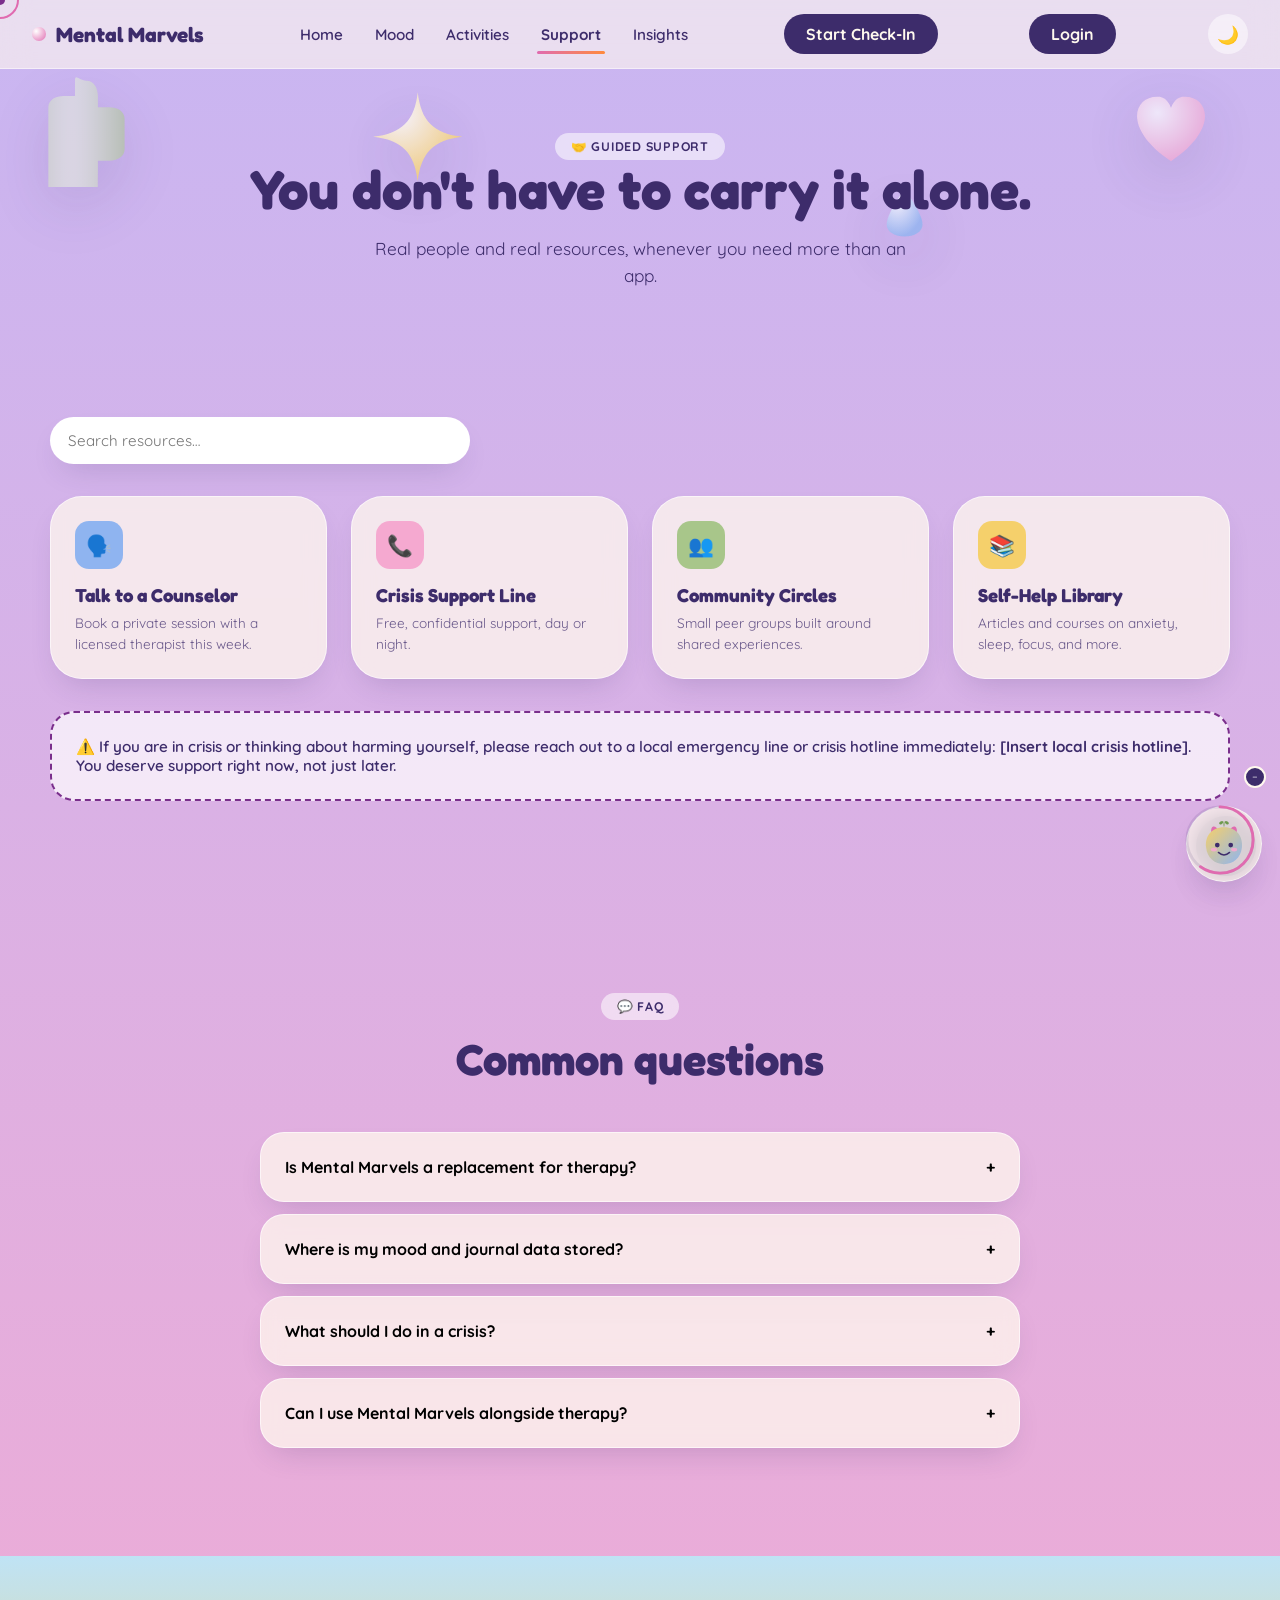
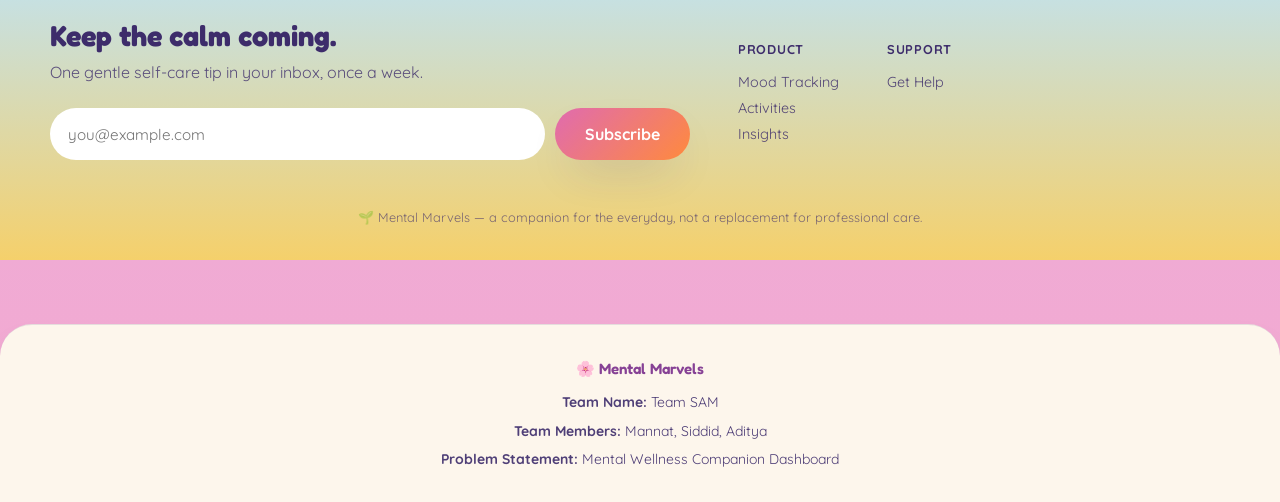
<file: support.html>
<!DOCTYPE html>
<html lang="en">
<head>
<meta charset="UTF-8">
<meta name="viewport" content="width=device-width, initial-scale=1.0">
<title>Guided Support — Mental Marvels</title>
<meta name="description" content="Counseling, crisis support, community, and self-help resources.">
<link rel="preconnect" href="https://fonts.googleapis.com">
<link rel="preconnect" href="https://fonts.gstatic.com" crossorigin>
<link href="https://fonts.googleapis.com/css2?family=Fredoka:wght@400;500;600;700&family=Quicksand:wght@400;500;600;700&display=swap" rel="stylesheet">
<style>
/* ============================================================
   MindBloom — shared design system
   ============================================================ */
:root{
  --lavender:#C9B6F2; --sky:#9BB8F0; --skylight:#BFE3F5;
  --pink:#F5A9D0; --pink-deep:#E06BB0;
  --yellow:#F5D06B; --yellow-deep:#E0A93D;
  --green:#A8C68A; --green-deep:#6E9A4E;
  --periwinkle:#8FB4F0;
  --cream:#FFF9EE; --cream2:#FDF6EC;
  --orange:#FF8A3D; --orange-bg:#F3ECDD;
  --ink-purple:#3D2C6B; --ink-magenta:#7A2E8C; --ink-teal:#1E5F5A;
  --radius-lg:32px; --radius-md:24px; --radius-sm:16px;
  --space-1:8px; --space-2:16px; --space-3:24px; --space-4:32px; --space-5:48px; --space-6:64px; --space-7:96px;
  --font-display:'Fredoka', sans-serif; --font-body:'Quicksand', sans-serif;
  --shadow-soft: 0 20px 45px -18px rgba(61,44,107,0.28);
  --shadow-card: 0 14px 30px -12px rgba(61,44,107,0.22);
}
*{box-sizing:border-box;}
html{scroll-behavior:smooth;}
body{
  margin:0; font-family:var(--font-body); color:var(--ink-purple);
  background:linear-gradient(180deg, var(--lavender) 0%, var(--sky) 45%, var(--skylight) 100%);
  overflow-x:hidden; cursor:none; min-height:100vh;
  transition:background .4s ease, color .4s ease;
}

/* ---------- Dark mode ---------- */
:root[data-theme="dark"]{
  --lavender:#221A3D; --sky:#1B2340; --skylight:#182A33;
  --pink:#3A2338; --pink-deep:#F2A6D6;
  --yellow:#3A311C; --yellow-deep:#F0C25E;
  --green:#1E2A1B; --green-deep:#9FD17A;
  --periwinkle:#22283F;
  --cream:#171326; --cream2:#1C1830;
  --orange:#3A2413; --orange-bg:#20181C;
  --ink-purple:#EFE9FB; --ink-magenta:#F2A6D6; --ink-teal:#8FE3D8;
  --shadow-soft: 0 20px 45px -18px rgba(0,0,0,0.55);
  --shadow-card: 0 14px 30px -12px rgba(0,0,0,0.5);
}
:root[data-theme="dark"] body{ background:linear-gradient(180deg, #17132A 0%, #141C33 45%, #101B22 100%); }
:root[data-theme="dark"] .glass-card{ background:rgba(28,24,48,.75); border-color:rgba(255,255,255,.08); }
:root[data-theme="dark"] header.nav{ background:rgba(23,19,38,.7); border-bottom-color:rgba(255,255,255,.08); }
:root[data-theme="dark"] .mobile-menu{ background:rgba(23,19,38,.96); }
:root[data-theme="dark"] .day-cell, :root[data-theme="dark"] .mood-chip, :root[data-theme="dark"] .filter-chip,
:root[data-theme="dark"] .tab-btn, :root[data-theme="dark"] .history-list li, :root[data-theme="dark"] .entry,
:root[data-theme="dark"] .search-row input{ background:#241E3B; color:var(--ink-purple); }
:root[data-theme="dark"] .nav-cta{ background:var(--ink-magenta); color:#171326; }
:root[data-theme="dark"] .h-card{ color:#171326; }

.theme-toggle{ background:rgba(255,255,255,.5); border:none; width:40px; height:40px; border-radius:50%; font-size:1.1rem; cursor:pointer; display:flex; align-items:center; justify-content:center; }
:root[data-theme="dark"] .theme-toggle{ background:rgba(255,255,255,.1); }
@media (hover:none), (pointer:coarse){ body{cursor:auto;} }
h1,h2,h3,h4{font-family:var(--font-display); margin:0; line-height:1.1;}
p{margin:0; line-height:1.55;}
a{color:inherit;}
button{font-family:var(--font-body);}
img,svg{display:block; max-width:100%;}
section{position:relative; padding:var(--space-7) var(--space-4); z-index:2;}
.wrap{max-width:1180px; margin:0 auto; position:relative; z-index:2;}
.eyebrow{
  display:inline-flex; align-items:center; gap:8px; font-weight:700; letter-spacing:.06em; text-transform:uppercase;
  font-size:.78rem; background:rgba(255,255,255,.55); padding:6px 16px; border-radius:999px; backdrop-filter:blur(6px);
}
.section-head{max-width:640px; margin-bottom:var(--space-5);}
.section-head h2{font-size:clamp(2rem,3.4vw,2.8rem); margin-top:var(--space-2);}
.section-head p{margin-top:var(--space-2); font-size:1.05rem; opacity:.85;}
.page-hero{padding-top:var(--space-6); padding-bottom:var(--space-4); text-align:center;}
.page-hero h1{font-size:clamp(2.2rem,4.4vw,3.4rem);}
.page-hero p{max-width:560px; margin:var(--space-2) auto 0; font-size:1.08rem; opacity:.85;}

/* ---------- Accessibility ---------- */
.skip-link{position:absolute; left:-999px; top:0; background:var(--cream); color:var(--ink-purple); padding:12px 20px; border-radius:0 0 12px 0; z-index:999; font-weight:700;}
.skip-link:focus{left:0;}
:focus-visible{outline:3px solid var(--ink-magenta); outline-offset:3px; border-radius:8px;}
.visually-hidden{position:absolute; left:-9999px;}

/* ---------- Custom cursor ---------- */
#cursor-dot,#cursor-ring{position:fixed; top:0; left:0; pointer-events:none; z-index:9999; border-radius:50%; transform:translate(-50%,-50%);}
#cursor-dot{width:10px; height:10px; background:var(--ink-magenta); transition:background .25s ease;}
#cursor-ring{width:38px; height:38px; border:2.5px solid var(--pink-deep); transition:background .25s ease, border-color .25s ease, width .2s ease, height .2s ease;}
@media (hover:none), (pointer:coarse){ #cursor-dot,#cursor-ring{display:none;} }
#cursor-canvas{position:fixed; inset:0; pointer-events:none; z-index:9998;}

/* ---------- Page transition veil ---------- */
#page-veil{
  position:fixed; inset:0; z-index:10000; pointer-events:none;
  background:linear-gradient(135deg,var(--pink-deep),var(--orange));
  clip-path:circle(0% at 50% 50%); transition:clip-path .55s cubic-bezier(.7,0,.3,1);
}
#page-veil.active{clip-path:circle(150% at 50% 50%);}
::view-transition-old(root){animation:fadeOut .3s ease both;}
::view-transition-new(root){animation:fadeIn .35s ease both;}
@keyframes fadeOut{to{opacity:0; transform:scale(.99);}}
@keyframes fadeIn{from{opacity:0; transform:scale(1.01);}}

/* ---------- Nav ---------- */
header.nav{
  position:sticky; top:0; z-index:100; padding:14px var(--space-4);
  display:flex; align-items:center; justify-content:space-between;
  background:rgba(255,249,238,0.6); backdrop-filter:blur(14px); border-bottom:1px solid rgba(255,255,255,.5);
}
.brand{display:flex; align-items:center; gap:10px; font-family:var(--font-display); font-weight:700; font-size:1.3rem; text-decoration:none;}
.brand .dot{width:14px; height:14px; border-radius:50%; background:radial-gradient(circle at 30% 30%, #fff, var(--pink-deep));}
nav.links{display:flex; gap:var(--space-3); list-style:none; margin:0; padding:0;}
nav.links a{text-decoration:none; font-weight:600; font-size:.95rem; padding:8px 4px; position:relative;}
nav.links a::after{content:""; position:absolute; left:0; bottom:-2px; width:0; height:3px; border-radius:3px; background:linear-gradient(90deg,var(--pink-deep),var(--orange)); transition:width .25s ease;}
nav.links a:hover::after, nav.links a:focus::after, nav.links a[aria-current="page"]::after{width:100%;}
nav.links a[aria-current="page"]{opacity:1; font-weight:800;}
.nav-cta{background:var(--ink-purple); color:var(--cream); border:none; padding:10px 22px; border-radius:999px; font-weight:700; cursor:none; text-decoration:none; display:inline-block;}
@media (hover:none),(pointer:coarse){ .nav-cta{cursor:pointer;} }
.nav-toggle{display:none; background:none; border:none; font-size:1.6rem; cursor:pointer; color:var(--ink-purple);}
.mobile-menu{display:none; flex-direction:column; gap:6px; padding:var(--space-2) var(--space-4); background:rgba(255,249,238,.96); backdrop-filter:blur(14px);}
.mobile-menu.open{display:flex;}
.mobile-menu a{text-decoration:none; font-weight:700; padding:10px 0; border-bottom:1px solid rgba(61,44,107,.08);}
@media (max-width:860px){ nav.links{display:none;} .nav-toggle{display:block;} }

/* ---------- Buttons ---------- */
.btn-primary,.btn-secondary{
  padding:16px 30px; border-radius:999px; font-weight:700; font-size:1rem; border:none; cursor:none;
  display:inline-flex; align-items:center; gap:8px; transition:transform .25s ease, box-shadow .25s ease;
  text-decoration:none;
}
@media (hover:none),(pointer:coarse){ .btn-primary,.btn-secondary{cursor:pointer;} }
.btn-primary{background:linear-gradient(135deg,var(--pink-deep),var(--orange)); color:#fff; box-shadow:var(--shadow-soft);}
.btn-primary:hover{transform:translateY(-3px) scale(1.03);}
.btn-secondary{background:rgba(255,255,255,.6); color:var(--ink-purple); backdrop-filter:blur(6px);}
.btn-secondary:hover{background:#fff;}
.btn-primary:active,.btn-secondary:active{transform:scale(.96);}

/* ---------- Cards / reveal ---------- */
.glass-card{background:rgba(255,249,238,.75); backdrop-filter:blur(10px); border-radius:var(--radius-lg); box-shadow:var(--shadow-card); border:1px solid rgba(255,255,255,.6);}
.reveal{opacity:0; transform:translateY(28px); transition:opacity .7s ease, transform .7s ease;}
.reveal.in{opacity:1; transform:translateY(0);}
.tilt{transition:transform .25s ease;}

/* ---------- Ambient blobs ---------- */
.blob-field{position:absolute; inset:0; overflow:hidden; pointer-events:none; z-index:1;}
.blob{position:absolute; filter:drop-shadow(0 18px 30px rgba(61,44,107,.22)); will-change:transform;}
@keyframes drift1{0%{transform:translate(0,0) rotate(0deg);}50%{transform:translate(18px,-26px) rotate(8deg);}100%{transform:translate(0,0) rotate(0deg);}}
@keyframes drift2{0%{transform:translate(0,0) rotate(0deg);}50%{transform:translate(-22px,20px) rotate(-10deg);}100%{transform:translate(0,0) rotate(0deg);}}
@keyframes drift3{0%{transform:translate(0,0) rotate(0deg);}50%{transform:translate(14px,24px) rotate(6deg);}100%{transform:translate(0,0) rotate(0deg);}}

/* ---------- Counters ---------- */
.stat-row{display:flex; gap:var(--space-4); flex-wrap:wrap; justify-content:center;}
.stat-row div strong{display:block; font-family:var(--font-display); font-size:1.6rem;}
.stat-row div span{font-size:.85rem; opacity:.7;}

/* ---------- Phone mockup (home hero) ---------- */
.phone-wrap{display:flex; justify-content:center; position:relative;}
.phone{width:320px; background:var(--cream); border-radius:44px; padding:18px; box-shadow:var(--shadow-soft); border:6px solid #fff; position:relative; z-index:3; animation:floaty 7s ease-in-out infinite;}
@keyframes floaty{0%,100%{transform:translateY(0);}50%{transform:translateY(-14px);}}
.phone-status{display:flex; justify-content:space-between; font-size:.75rem; font-weight:700; padding:0 6px;}
.phone-notch{width:90px; height:22px; background:#111; opacity:.06; border-radius:14px; margin:6px auto 10px;}
.phone-greet{font-size:1.05rem; font-weight:600; padding:0 6px;}
.score-row{display:flex; align-items:baseline; gap:8px; padding:6px 6px 2px;}
.score-num{font-family:var(--font-display); font-size:3.4rem; font-weight:700;}
.score-spark{color:var(--pink-deep); font-size:1.4rem;}
.score-label{font-size:.78rem; opacity:.65; padding:0 6px 10px;}
.quick-pills{display:flex; gap:8px; padding:0 6px 14px;}
.quick-pills span{background:var(--ink-purple); color:#fff; font-size:.72rem; font-weight:700; padding:8px 14px; border-radius:999px; display:flex; align-items:center; gap:6px;}
.quick-pills span.ghost{background:rgba(61,44,107,.08); color:var(--ink-purple);}
.highlights-title{display:flex; justify-content:space-between; padding:4px 6px 8px; font-size:.85rem; font-weight:700;}
.highlights-title small{font-weight:500; opacity:.55; font-size:.7rem;}
.highlights-grid{display:grid; grid-template-columns:1fr 1fr; gap:10px; padding:0 4px;}
.h-card{border-radius:20px; padding:14px; font-weight:700; font-size:.8rem; display:flex; flex-direction:column; gap:20px; min-height:74px;}
.h-card .n{font-family:var(--font-display); font-size:1.15rem;}
.h-card.pills{background:radial-gradient(circle at 25% 20%, #fff, var(--periwinkle));}
.h-card.water{background:radial-gradient(circle at 25% 20%, #fff, var(--skylight));}
.h-card.habits{background:radial-gradient(circle at 25% 20%, #fff, var(--green));}
.h-card.heart{background:radial-gradient(circle at 25% 20%, #fff, var(--pink));}
.h-card.mind{background:radial-gradient(circle at 25% 20%, #fff, var(--lavender));}
.h-card.sleep{background:radial-gradient(circle at 25% 20%, #fff, var(--yellow));}
.phone-tab{display:flex; justify-content:space-around; margin-top:14px; padding:12px 6px 2px; border-top:1px solid rgba(61,44,107,.08);}
.phone-tab .plus{width:40px; height:40px; border-radius:50%; background:var(--ink-purple); color:#fff; display:flex; align-items:center; justify-content:center; margin-top:-30px; box-shadow:0 8px 18px rgba(61,44,107,.4);}

/* ---------- Mood page ---------- */
.mood-layout{display:grid; grid-template-columns:.9fr 1.5fr; gap:var(--space-4); align-items:start;}
.mascot-card{padding:var(--space-4); text-align:center;}
.mood-chip-row{display:flex; gap:10px; flex-wrap:wrap; justify-content:center; margin-top:var(--space-3);}
.mood-chip{border:2px solid transparent; background:#fff; padding:10px 16px; border-radius:999px; font-weight:700; display:flex; align-items:center; gap:6px; cursor:none; font-size:.9rem; transition:all .2s ease;}
@media (hover:none),(pointer:coarse){ .mood-chip{cursor:pointer;} }
.mood-chip[aria-pressed="true"]{border-color:var(--orange); background:var(--orange-bg); transform:translateY(-2px);}
.mood-note{width:100%; margin-top:var(--space-2); border-radius:16px; border:1px solid rgba(61,44,107,.15); padding:12px; font-family:var(--font-body); resize:vertical; min-height:70px;}
.mood-right{display:flex; flex-direction:column; gap:var(--space-3);}
.tab-row{display:flex; gap:8px;}
.tab-btn{background:#fff; border:none; padding:10px 20px; border-radius:999px; font-weight:700; cursor:none; opacity:.55;}
@media (hover:none),(pointer:coarse){ .tab-btn{cursor:pointer;} }
.tab-btn[aria-selected="true"]{opacity:1; background:var(--orange); color:#fff;}
.calendar{padding:var(--space-3);}
.calendar-grid{display:grid; grid-template-columns:repeat(7,1fr); gap:6px; margin-top:var(--space-2);}
.calendar-grid .dow{font-size:.72rem; font-weight:700; text-align:center; opacity:.55;}
.day-cell{aspect-ratio:1; border-radius:12px; background:#fff; border:none; font-weight:700; font-size:.85rem; cursor:none; transition:transform .15s ease;}
@media (hover:none),(pointer:coarse){ .day-cell{cursor:pointer;} }
.day-cell:hover{transform:scale(1.08);}
.day-cell.logged{color:#fff;}
.stat-cards{display:grid; grid-template-columns:1fr 1fr; gap:var(--space-3);}
.stat-card{padding:var(--space-3); color:#fff; position:relative; overflow:hidden;}
.stat-card h4{font-size:.85rem; opacity:.9; font-weight:700;}
.stat-card .big{font-family:var(--font-display); font-size:1.8rem; margin-top:4px;}
.stat-card.orange{background:linear-gradient(135deg,var(--orange),var(--yellow-deep));}
.stat-card.purple{background:linear-gradient(135deg,var(--ink-purple),var(--pink-deep));}
.stat-card.teal{background:linear-gradient(135deg,var(--ink-teal),var(--green-deep));}
.gauge-wrap{grid-column:1/-1; padding:var(--space-3); display:flex; align-items:center; gap:var(--space-3); flex-wrap:wrap;}
.history-list{list-style:none; margin:var(--space-2) 0 0; padding:0; display:flex; flex-direction:column; gap:10px; max-height:260px; overflow:auto;}
.history-list li{display:flex; justify-content:space-between; align-items:center; background:#fff; border-radius:14px; padding:10px 14px; font-size:.88rem; font-weight:600;}
.history-list button{background:none; border:none; opacity:.4; cursor:pointer; font-size:.85rem;}
.history-list button:hover{opacity:1;}
.empty-state{text-align:center; opacity:.6; padding:var(--space-3); font-size:.9rem;}

/* ---------- Activities page ---------- */
.filter-row{display:flex; gap:10px; flex-wrap:wrap; margin-bottom:var(--space-4);}
.filter-chip{background:#fff; border:none; padding:10px 18px; border-radius:999px; font-weight:700; cursor:none; font-size:.88rem; opacity:.6; transition:all .2s ease;}
@media (hover:none),(pointer:coarse){ .filter-chip{cursor:pointer;} }
.filter-chip[aria-pressed="true"]{opacity:1; background:var(--ink-purple); color:#fff;}
.activity-grid{display:grid; grid-template-columns:repeat(3,1fr); gap:var(--space-3);}
.activity-card{padding:var(--space-3); display:flex; flex-direction:column; gap:var(--space-2);}
.activity-icon{width:56px; height:56px; border-radius:18px; display:flex; align-items:center; justify-content:center; font-size:1.6rem;}
.activity-card h3{font-size:1.1rem;}
.activity-card .duration{font-size:.78rem; font-weight:700; opacity:.6;}
.activity-card button{margin-top:auto; align-self:flex-start; background:var(--ink-purple); color:#fff; border:none; padding:10px 18px; border-radius:999px; font-weight:700; cursor:none;}
@media (hover:none),(pointer:coarse){ .activity-card button{cursor:pointer;} }
.breathing{margin-top:var(--space-5); display:grid; grid-template-columns:1fr 1fr; gap:var(--space-4); align-items:center; padding:var(--space-4);}
.breath-circle-wrap{display:flex; justify-content:center;}
.breath-circle{width:180px; height:180px; border-radius:50%; background:radial-gradient(circle at 30% 30%, #fff, var(--periwinkle)); display:flex; align-items:center; justify-content:center; font-weight:700; font-family:var(--font-display); font-size:1.1rem; box-shadow:0 0 0 14px rgba(143,180,240,.25); transition:transform 4s ease-in-out;}
.breath-controls{display:flex; gap:var(--space-2); margin-top:var(--space-3); flex-wrap:wrap;}
.journal-box{padding:var(--space-4); margin-top:var(--space-5);}
.journal-box textarea{width:100%; min-height:120px; border-radius:18px; border:1px solid rgba(61,44,107,.15); padding:14px; font-family:var(--font-body); font-size:1rem; resize:vertical; margin-top:var(--space-2);}
.journal-entries{margin-top:var(--space-3); display:flex; flex-direction:column; gap:10px;}
.journal-entries .entry{background:#fff; border-radius:14px; padding:12px 16px; font-size:.9rem;}
.journal-entries .entry time{display:block; font-size:.72rem; opacity:.55; font-weight:700; margin-bottom:4px;}
.sound-toggle{display:flex; align-items:center; gap:12px; margin-top:var(--space-4); padding:var(--space-3); border-radius:var(--radius-md);}
.switch{position:relative; width:52px; height:28px; background:rgba(61,44,107,.15); border-radius:999px; border:none; cursor:pointer;}
.switch::after{content:""; position:absolute; top:3px; left:3px; width:22px; height:22px; background:#fff; border-radius:50%; transition:transform .25s ease; box-shadow:0 2px 6px rgba(0,0,0,.2);}
.switch[aria-checked="true"]{background:var(--orange);}
.switch[aria-checked="true"]::after{transform:translateX(24px);}

/* ---------- Support page ---------- */
.support-grid{display:grid; grid-template-columns:repeat(4,1fr); gap:var(--space-3);}
.support-card{padding:var(--space-3); text-align:left;}
.support-card .badge{width:48px; height:48px; border-radius:14px; display:flex; align-items:center; justify-content:center; font-size:1.3rem; margin-bottom:var(--space-2);}
.crisis-note{margin-top:var(--space-4); padding:var(--space-3); border-radius:var(--radius-md); background:rgba(255,255,255,.7); border:2px dashed var(--ink-magenta); font-weight:600; font-size:.95rem;}
.faq{max-width:760px; margin:0 auto;}
.faq-item{border-radius:var(--radius-md); margin-bottom:12px; overflow:hidden;}
.faq-q{width:100%; text-align:left; background:none; border:none; padding:var(--space-3); font-weight:700; font-size:1rem; cursor:none; display:flex; justify-content:space-between; align-items:center;}
@media (hover:none),(pointer:coarse){ .faq-q{cursor:pointer;} }
.faq-q .icon{transition:transform .3s ease;}
.faq-item[data-open="true"] .icon{transform:rotate(45deg);}
.faq-a{max-height:0; overflow:hidden; transition:max-height .35s ease; padding:0 var(--space-3);}
.faq-item[data-open="true"] .faq-a{max-height:220px; padding-bottom:var(--space-3);}
.search-row{display:flex; gap:10px; margin-bottom:var(--space-4); max-width:420px;}
.search-row input{flex:1; padding:14px 18px; border-radius:999px; border:none; font-family:var(--font-body); font-size:.95rem; box-shadow:var(--shadow-card);}

/* ---------- Insights page ---------- */
.dash-card{padding:var(--space-3);}
.dash-greet{display:flex; justify-content:space-between; align-items:center; margin-bottom:var(--space-4); flex-wrap:wrap; gap:var(--space-2);}
.bento{display:grid; grid-template-columns:repeat(4, 1fr); grid-auto-rows:auto; gap:var(--space-3);}
.bento .c1{grid-column:span 2;}
.bento .c2{grid-column:span 2;}
.bento .c4{grid-column:span 4;}
.dash-card h4{font-size:.95rem;}
.dash-card p.sub{font-size:.75rem; opacity:.6; margin-top:2px;}
.bar-row{display:flex; align-items:flex-end; gap:8px; height:110px; margin-top:var(--space-2);}
.bar{flex:1; border-radius:8px 8px 0 0; height:0; transition:height 1s ease;}
.timeline-list{list-style:none; margin:var(--space-2) 0 0; padding:0; display:flex; flex-direction:column; gap:10px;}
.timeline-list li{display:flex; gap:10px; align-items:center; font-size:.88rem; font-weight:600;}
.timeline-list .dot{width:10px; height:10px; border-radius:50%; flex-shrink:0;}
.streak-banner{display:flex; align-items:center; gap:var(--space-3); padding:var(--space-3); border-radius:var(--radius-md); background:linear-gradient(135deg,var(--orange),var(--pink-deep)); color:#fff; margin-bottom:var(--space-3);}
.streak-banner .num{font-family:var(--font-display); font-size:2.4rem;}

/* ---------- Toasts ---------- */
.toast-host{position:fixed; bottom:24px; left:50%; transform:translateX(-50%); z-index:10001; display:flex; flex-direction:column; gap:10px; align-items:center; pointer-events:none;}
.toast{background:var(--ink-purple); color:var(--cream); padding:12px 22px; border-radius:999px; font-weight:700; font-size:.9rem; box-shadow:var(--shadow-soft); opacity:0; transform:translateY(14px); transition:opacity .3s ease, transform .3s ease;}
.toast.in{opacity:1; transform:translateY(0);}
.toast-badge{background:linear-gradient(135deg,var(--pink-deep),var(--orange)); color:#fff;}

/* ---------- Confetti ---------- */
.confetti-host{position:fixed; inset:0; pointer-events:none; z-index:10002; overflow:hidden;}
.confetti-piece{position:absolute; top:40%; width:8px; height:14px; border-radius:2px; animation:confetti-fall 1.4s ease-out forwards;}
@keyframes confetti-fall{
  0%{transform:translate(0,0) rotate(0deg); opacity:1;}
  100%{transform:translate(var(--dx), 220px) rotate(var(--rot)); opacity:0;}
}

/* ---------- Reminder banner ---------- */
.reminder-banner{display:flex; align-items:center; justify-content:space-between; gap:var(--space-2); padding:var(--space-2) var(--space-3); margin-bottom:var(--space-3); flex-wrap:wrap;}

/* ---------- Badges ---------- */
.badge-grid{display:flex; flex-wrap:wrap; gap:12px; margin-top:var(--space-2);}
.badge-pill{display:flex; align-items:center; gap:8px; padding:10px 16px; border-radius:999px; background:#fff; font-weight:700; font-size:.85rem; box-shadow:var(--shadow-card);}
.badge-pill.locked{opacity:.35; filter:grayscale(1);}
:root[data-theme="dark"] .badge-pill{ background:#241E3B; }

/* ---------- Mood tags ---------- */
.tag-row{display:flex; gap:8px; flex-wrap:wrap; margin-top:var(--space-2);}
.tag-chip{background:#fff; border:2px solid transparent; padding:6px 14px; border-radius:999px; font-weight:700; font-size:.78rem; cursor:pointer; opacity:.6;}
.tag-chip[aria-pressed="true"]{opacity:1; border-color:var(--periwinkle); background:var(--skylight);}
:root[data-theme="dark"] .tag-chip{ background:#241E3B; color:var(--ink-purple); }
.history-filters{display:flex; gap:10px; flex-wrap:wrap; margin:var(--space-2) 0;}
.history-filters select, .history-filters input{padding:10px 14px; border-radius:999px; border:none; font-family:var(--font-body); font-size:.85rem; box-shadow:var(--shadow-card);}
.entry-tags{display:inline-flex; gap:4px; margin-left:6px;}
.entry-tag{font-size:.68rem; background:rgba(61,44,107,.08); padding:2px 8px; border-radius:999px; font-weight:700;}

/* ---------- Dashboard range tabs & stat extras ---------- */
.range-tabs{display:flex; gap:8px; margin-bottom:var(--space-3); flex-wrap:wrap;}
.range-tabs button{background:#fff; border:none; padding:8px 18px; border-radius:999px; font-weight:700; opacity:.55; cursor:pointer; font-size:.85rem;}
.range-tabs button[aria-selected="true"]{opacity:1; background:var(--ink-purple); color:#fff;}
:root[data-theme="dark"] .range-tabs button{ background:#241E3B; color:var(--ink-purple); }
.stat-mini-row{display:flex; gap:var(--space-2); flex-wrap:wrap; margin-bottom:var(--space-3);}
.stat-mini{flex:1; min-width:130px; background:#fff; border-radius:var(--radius-md); padding:var(--space-2) var(--space-3); box-shadow:var(--shadow-card);}
.stat-mini .big{font-family:var(--font-display); font-size:1.6rem;}
.stat-mini .label{font-size:.72rem; opacity:.6; font-weight:700; text-transform:uppercase; letter-spacing:.04em;}
:root[data-theme="dark"] .stat-mini{ background:#241E3B; }
.empty-widget{text-align:center; padding:var(--space-3); opacity:.75;}
.empty-widget .emoji{font-size:1.8rem; display:block; margin-bottom:8px;}
.empty-widget a.btn-secondary{margin-top:var(--space-2); display:inline-flex;}

/* ---------- Recommended activity card ---------- */
.recommend-card{display:flex; align-items:center; gap:var(--space-3); padding:var(--space-3); margin-bottom:var(--space-4); background:linear-gradient(135deg, var(--periwinkle), var(--lavender));}
:root[data-theme="dark"] .recommend-card{ background:linear-gradient(135deg,#2a2450,#1f2340); }
.recommend-card .r-icon{font-size:2.2rem;}
.recommend-card h4{font-size:.78rem; text-transform:uppercase; letter-spacing:.05em; opacity:.75;}
.recommend-card p{font-size:.95rem; font-weight:700; margin-top:2px;}

/* ---------- MindBloom Assistant chat widget ---------- */
.chat-launcher{position:fixed; bottom:24px; right:24px; width:60px; height:60px; border-radius:50%; background:var(--ink-purple); color:#fff; border:none; font-size:1.5rem; box-shadow:var(--shadow-soft); cursor:pointer; z-index:500;}
.chat-panel{position:fixed; bottom:96px; right:24px; width:320px; max-height:440px; display:none; flex-direction:column; z-index:500; overflow:hidden;}
.chat-panel.open{display:flex;}
.chat-head{padding:var(--space-2) var(--space-3); background:var(--ink-purple); color:#fff;}
.chat-head strong{font-family:var(--font-display); font-size:1rem;}
.chat-head p{font-size:.72rem; opacity:.85; margin-top:2px;}
.chat-body{flex:1; overflow-y:auto; padding:var(--space-2); display:flex; flex-direction:column; gap:8px; background:#fff;}
:root[data-theme="dark"] .chat-body{ background:#1C1830; }
.chat-msg{max-width:85%; padding:10px 14px; border-radius:16px; font-size:.85rem; line-height:1.4;}
.chat-msg.bot{align-self:flex-start; background:var(--skylight);}
.chat-msg.user{align-self:flex-end; background:var(--ink-purple); color:#fff;}
:root[data-theme="dark"] .chat-msg.bot{ background:#241E3B; }
.chat-input-row{display:flex; gap:6px; padding:var(--space-2); background:#fff; border-top:1px solid rgba(61,44,107,.1);}
:root[data-theme="dark"] .chat-input-row{ background:#1C1830; }
.chat-input-row input{flex:1; border:none; border-radius:999px; padding:10px 14px; font-family:var(--font-body); background:var(--orange-bg);}
.chat-input-row button{border:none; background:var(--ink-purple); color:#fff; border-radius:999px; padding:10px 16px; font-weight:700; cursor:pointer;}
@media (max-width:480px){
  .chat-panel{width:calc(100vw - 32px); right:16px;}
  .chat-launcher{right:16px;}
}

/* ---------- Footer ---------- */
footer{background:linear-gradient(180deg, var(--skylight), var(--yellow)); padding:var(--space-6) var(--space-4) var(--space-4);}
.footer-inner{max-width:1180px; margin:0 auto; display:grid; grid-template-columns:1.3fr 1fr; gap:var(--space-5); align-items:start;}
.footer-form{display:flex; gap:10px; margin-top:var(--space-3); flex-wrap:wrap;}
.footer-form input{flex:1; min-width:220px; padding:14px 18px; border-radius:999px; border:none; font-family:var(--font-body); font-size:.95rem;}
.footer-links{display:flex; gap:var(--space-5); flex-wrap:wrap;}
.footer-links div h5{font-size:.8rem; text-transform:uppercase; letter-spacing:.06em; margin-bottom:var(--space-2);}
.footer-links a{display:block; text-decoration:none; font-size:.9rem; margin-bottom:8px; opacity:.85;}
.fine-print{text-align:center; margin-top:var(--space-5); font-size:.8rem; opacity:.65;}

/* ---------- Responsive ---------- */
@media (max-width:980px){
  .hero{grid-template-columns:1fr; text-align:center;}
  .mood-layout{grid-template-columns:1fr;}
  .activity-grid{grid-template-columns:1fr 1fr;}
  .support-grid{grid-template-columns:1fr 1fr;}
  .bento{grid-template-columns:1fr 1fr;}
  .bento .c1,.bento .c2,.bento .c4{grid-column:span 2;}
  .footer-inner{grid-template-columns:1fr;}
  .breathing{grid-template-columns:1fr;}
}
@media (max-width:600px){
  section{padding:var(--space-5) var(--space-2);}
  .activity-grid{grid-template-columns:1fr;}
  .support-grid{grid-template-columns:1fr;}
  .bento{grid-template-columns:1fr;}
  .bento .c1,.bento .c2,.bento .c4{grid-column:span 1;}
  .phone{width:100%; max-width:320px;}
  .stat-mini-row{flex-direction:column;}
  .recommend-card{flex-direction:column; text-align:center;}
  .dash-greet{flex-direction:column; align-items:flex-start;}
}
@media (max-width:768px){
  .hero{grid-template-columns:1fr !important; text-align:center;}
  .phone-wrap{order:-1; margin-bottom:var(--space-3);}
}
/* Ensure comfortable tap targets on touch devices */
@media (hover:none), (pointer:coarse){
  .mood-chip,.filter-chip,.tab-btn,.range-tabs button,.tag-chip,.day-cell,.theme-toggle,.chat-launcher,
  .activity-card button,.btn-primary,.btn-secondary,.nav-cta,.switch{ min-height:44px; }
  .day-cell{ min-width:44px; }
}
@media (prefers-reduced-motion: reduce){
  *{animation-duration:0.001ms !important; animation-iteration-count:1 !important; transition-duration:0.001ms !important; scroll-behavior:auto !important;}
}

</style>
<link rel="manifest" href="manifest.json">
<meta name="theme-color" content="#7A2E8C">
<style>
  body{background:linear-gradient(180deg, var(--lavender), var(--pink));}
</style>
</head>
<body>
<div id="page-veil"></div>
<a href="#main" class="skip-link">Skip to content</a>
<canvas id="cursor-canvas" aria-hidden="true"></canvas>
<div id="cursor-dot" aria-hidden="true"></div>
<div id="cursor-ring" aria-hidden="true"></div>

<header class="nav">
  <a class="brand" href="index.html" data-transition><span class="dot"></span> Mental Marvels</a>
  <nav class="links" aria-label="Primary">
    <a href="index.html" data-transition>Home</a>
    <a href="mood.html" data-transition>Mood</a>
    <a href="activities.html" data-transition>Activities</a>
    <a href="support.html" aria-current="page" data-transition>Support</a>
    <a href="insights.html" data-transition>Insights</a>
  </nav>
  <a class="nav-cta" href="mood.html" data-cursor-color="purple" data-transition>Start Check-In</a>
  <a class="nav-cta" href="login.html" data-cursor-color="purple" data-transition>Login</a>
  <button class="theme-toggle" aria-label="Switch to dark mode">🌙</button>
  <button class="nav-toggle" aria-label="Toggle menu" aria-expanded="false">☰</button>
</header>
<div class="mobile-menu" aria-label="Mobile navigation">
  <a href="index.html" data-transition>Home</a>
  <a href="mood.html" data-transition>Mood</a>
  <a href="activities.html" data-transition>Activities</a>
  <a href="support.html" data-transition>Support</a>
  <a href="insights.html" data-transition>Insights</a>
  <a href="login.html" data-transition>Login</a>
</div>

<main id="main">
  <section class="page-hero" aria-label="Support intro">
    <div class="blob-field" data-blob-field="4" aria-hidden="true"></div>
    <div class="wrap">
      <span class="eyebrow reveal">🤝 Guided Support</span>
      <h1 class="reveal">You don't have to carry it alone.</h1>
      <p class="reveal">Real people and real resources, whenever you need more than an app.</p>
    </div>
  </section>

  <section aria-label="Support resources">
    <div class="wrap">
      <div class="search-row reveal">
        <label for="resource-search" class="visually-hidden">Search resources</label>
        <input id="resource-search" type="search" placeholder="Search resources…" data-cursor-color="pink">
      </div>

      <div class="support-grid" id="support-grid">
        <div class="glass-card support-card tilt reveal" data-name="talk to a counselor therapy therapist">
          <div class="badge" style="background:var(--periwinkle);">🗣️</div>
          <h3>Talk to a Counselor</h3>
          <p style="font-size:.85rem; opacity:.75; margin-top:6px;">Book a private session with a licensed therapist this week.</p>
        </div>
        <div class="glass-card support-card tilt reveal" data-name="crisis support line hotline emergency">
          <div class="badge" style="background:var(--pink);">📞</div>
          <h3>Crisis Support Line</h3>
          <p style="font-size:.85rem; opacity:.75; margin-top:6px;">Free, confidential support, day or night.</p>
        </div>
        <div class="glass-card support-card tilt reveal" data-name="community circles peer group">
          <div class="badge" style="background:var(--green);">👥</div>
          <h3>Community Circles</h3>
          <p style="font-size:.85rem; opacity:.75; margin-top:6px;">Small peer groups built around shared experiences.</p>
        </div>
        <div class="glass-card support-card tilt reveal" data-name="self-help library articles courses">
          <div class="badge" style="background:var(--yellow);">📚</div>
          <h3>Self-Help Library</h3>
          <p style="font-size:.85rem; opacity:.75; margin-top:6px;">Articles and courses on anxiety, sleep, focus, and more.</p>
        </div>
      </div>
      <p id="no-results" class="empty-state" style="display:none;">No resources match your search. Try a different word.</p>

      <div class="crisis-note reveal">
        ⚠️ If you are in crisis or thinking about harming yourself, please reach out to a local emergency line or crisis hotline immediately: <strong>[Insert local crisis hotline]</strong>. You deserve support right now, not just later.
      </div>
    </div>
  </section>

  <section aria-label="Frequently asked questions">
    <div class="wrap">
      <div class="section-head reveal" style="margin-left:auto; margin-right:auto; text-align:center;">
        <span class="eyebrow">💬 FAQ</span>
        <h2>Common questions</h2>
      </div>
      <div class="faq reveal">
        <div class="glass-card faq-item" data-open="false">
          <button class="faq-q">Is Mental Marvels a replacement for therapy? <span class="icon">+</span></button>
          <div class="faq-a"><p style="opacity:.8; padding-bottom:var(--space-2);">No. Mental Marvels is a companion for everyday self-care — it supports awareness and small habits, but it doesn't replace a licensed professional. Use the Guided Support cards above to connect with real help.</p></div>
        </div>
        <div class="glass-card faq-item" data-open="false">
          <button class="faq-q">Where is my mood and journal data stored? <span class="icon">+</span></button>
          <div class="faq-a"><p style="opacity:.8; padding-bottom:var(--space-2);">Everything you log is saved locally in your browser on this device. It isn't sent anywhere else by this demo.</p></div>
        </div>
        <div class="glass-card faq-item" data-open="false">
          <button class="faq-q">What should I do in a crisis? <span class="icon">+</span></button>
          <div class="faq-a"><p style="opacity:.8; padding-bottom:var(--space-2);">Please contact a local emergency service or crisis hotline right away — see the note above. Don't wait on an app.</p></div>
        </div>
        <div class="glass-card faq-item" data-open="false">
          <button class="faq-q">Can I use Mental Marvels alongside therapy? <span class="icon">+</span></button>
          <div class="faq-a"><p style="opacity:.8; padding-bottom:var(--space-2);">Absolutely — many people use daily check-ins and journaling to bring more detail into their sessions with a therapist.</p></div>
        </div>
      </div>
    </div>
  </section>
  <div class="chat-panel glass-card" id="chat-panel" role="dialog" aria-label="Mental Marvels Assistant" aria-modal="false">
    <div class="chat-head">
      <strong>🌱 Mental Marvels Assistant</strong>
      <p>An on-device, rule-based guide — not a therapist, and not a hosted AI model.</p>
    </div>
    <div class="chat-body" id="chat-body"></div>
    <form class="chat-input-row" id="chat-form">
      <label for="chat-text" class="visually-hidden">Message the assistant</label>
      <input id="chat-text" type="text" placeholder="Ask about stress, sleep, support…" autocomplete="off">
      <button type="submit">Send</button>
    </form>
  </div>
  <button class="chat-launcher" id="chat-launcher" aria-expanded="false" aria-controls="chat-panel" aria-label="Open Mental Marvels Assistant">💬</button>
</main>

<footer aria-label="Footer">
  <div class="footer-inner">
    <div>
      <h2 style="font-size:1.8rem;">Keep the calm coming.</h2>
      <p style="margin-top:8px; opacity:.8; max-width:420px;">One gentle self-care tip in your inbox, once a week.</p>
      <form class="footer-form" data-newsletter-form>
        <label for="email" class="visually-hidden">Email address</label>
        <input id="email" type="email" required placeholder="you@example.com" data-cursor-color="pink">
        <button class="btn-primary" type="submit" data-cursor-color="pink">Subscribe</button>
      </form>
    </div>
    <div class="footer-links">
      <div><h5>Product</h5>
        <a href="mood.html" data-transition>Mood Tracking</a>
        <a href="activities.html" data-transition>Activities</a>
        <a href="insights.html" data-transition>Insights</a>
      </div>
      <div><h5>Support</h5>
        <a href="support.html" data-transition>Get Help</a>
      </div>
    </div>
  </div>
  <p class="fine-print">🌱 Mental Marvels — a companion for the everyday, not a replacement for professional care.</p>
</footer>

<script>
/* ============================================================
   MindBloom — shared behavior across all pages
   ============================================================ */
window.MindBloom = (function(){
  const reduceMotion = window.matchMedia('(prefers-reduced-motion: reduce)').matches;
  const isTouch = window.matchMedia('(hover: none), (pointer: coarse)').matches;

  /* ---------- Page-load veil transition ---------- */
  function initPageVeil(){
    const veil = document.getElementById('page-veil');
    if(!veil) return;
    requestAnimationFrame(()=> veil.classList.add('active'));
    setTimeout(()=> veil.style.display='none', 650);

    document.querySelectorAll('a[data-transition]').forEach(link=>{
      link.addEventListener('click', (e)=>{
        const href = link.getAttribute('href');
        if(!href || href.startsWith('#') || link.target==='_blank') return;
        if(document.startViewTransition){ return; } // let native API handle it
        e.preventDefault();
        veil.style.display='block';
        veil.classList.remove('active');
        requestAnimationFrame(()=>veil.classList.add('active'));
        setTimeout(()=>{ window.location.href = href; }, 420);
      });
    });
  }

  /* ---------- Mobile menu ---------- */
  function initMobileMenu(){
    const toggle = document.querySelector('.nav-toggle');
    const menu = document.querySelector('.mobile-menu');
    if(!toggle || !menu) return;
    toggle.addEventListener('click', ()=>{
      const open = menu.classList.toggle('open');
      toggle.setAttribute('aria-expanded', open);
      toggle.textContent = open ? '✕' : '☰';
    });
  }

  /* ---------- Reveal on scroll ---------- */
  function initReveal(){
    const els = document.querySelectorAll('.reveal');
    const io = new IntersectionObserver((entries)=>{
      entries.forEach((e,idx)=>{
        if(e.isIntersecting){
          setTimeout(()=>e.target.classList.add('in'), (idx%4)*80);
          io.unobserve(e.target);
        }
      });
    }, {threshold:.15});
    els.forEach(el=>io.observe(el));
  }

  /* ---------- Tilt cards ---------- */
  function initTilt(){
    if(isTouch || reduceMotion) return;
    document.querySelectorAll('.tilt').forEach(card=>{
      card.addEventListener('mousemove', (e)=>{
        const r = card.getBoundingClientRect();
        const px = (e.clientX - r.left)/r.width - 0.5;
        const py = (e.clientY - r.top)/r.height - 0.5;
        card.style.transform = `perspective(700px) rotateX(${(-py*8).toFixed(2)}deg) rotateY(${(px*8).toFixed(2)}deg) translateY(-6px)`;
      });
      card.addEventListener('mouseleave', ()=>{ card.style.transform=''; });
    });
  }

  /* ---------- Animated counters ---------- */
  function initCounters(){
    const els = document.querySelectorAll('[data-count]');
    if(!els.length) return;
    const io = new IntersectionObserver((entries)=>{
      entries.forEach(e=>{
        if(!e.isIntersecting) return;
        const el = e.target;
        const target = parseFloat(el.dataset.count);
        const suffix = el.dataset.suffix || '';
        const decimals = el.dataset.count.includes('.') ? 1 : 0;
        const dur = 1200; const start = performance.now();
        function step(now){
          const p = Math.min((now-start)/dur, 1);
          const eased = 1 - Math.pow(1-p, 3);
          el.textContent = (target*eased).toFixed(decimals) + suffix;
          if(p<1) requestAnimationFrame(step);
        }
        requestAnimationFrame(step);
        io.unobserve(el);
      });
    }, {threshold:.5});
    els.forEach(el=>io.observe(el));
  }

  /* ---------- Ambient floating blobs ---------- */
  const blobSVGs = {
    heart: `<svg viewBox="0 0 60 54" width="W" height="H"><path d="M30 50 C-6 26 4 2 22 4 C28 5 30 12 30 12 C30 12 32 5 38 4 C56 2 66 26 30 50Z" fill="url(#gp)"/></svg>`,
    star: `<svg viewBox="0 0 60 60" width="W" height="H"><path d="M30 2 C32 20 40 28 58 30 C40 32 32 40 30 58 C28 40 20 32 2 30 C20 28 28 20 30 2Z" fill="url(#gy)"/></svg>`,
    cross: `<svg viewBox="0 0 60 60" width="W" height="H"><path d="M22 4h16c4 0 6 4 6 8v6h6c4 0 8 2 8 6v16c0 4-4 6-8 6h-6v6c0 4-2 8-6 8H22c-4 0-6-4-6-8v-6h-6c-4 0-8-2-8-6V18c0-4 4-6 8-6h6V4c0-4 2 0 6 0Z" fill="url(#gg)"/></svg>`,
    drop: `<svg viewBox="0 0 50 60" width="W" height="H"><path d="M25 2 C40 24 46 36 46 44 C46 53 36 58 25 58 C14 58 4 53 4 44 C4 36 10 24 25 2Z" fill="url(#gb)"/></svg>`,
  };
  const defs = `<defs>
    <radialGradient id="gp" cx="30%" cy="25%" r="75%"><stop offset="0%" stop-color="#fff"/><stop offset="100%" stop-color="#F5A9D0"/></radialGradient>
    <radialGradient id="gy" cx="30%" cy="25%" r="75%"><stop offset="0%" stop-color="#fff"/><stop offset="100%" stop-color="#F5D06B"/></radialGradient>
    <radialGradient id="gg" cx="30%" cy="25%" r="75%"><stop offset="0%" stop-color="#fff"/><stop offset="100%" stop-color="#A8C68A"/></radialGradient>
    <radialGradient id="gb" cx="30%" cy="25%" r="75%"><stop offset="0%" stop-color="#fff"/><stop offset="100%" stop-color="#8FB4F0"/></radialGradient>
  </defs>`;
  function scatterBlobs(container, count){
    if(!container) return;
    container.insertAdjacentHTML('afterbegin', `<svg width="0" height="0">${defs}</svg>`);
    const shapes = Object.keys(blobSVGs);
    const anims = ['drift1','drift2','drift3'];
    for(let i=0;i<count;i++){
      const shape = shapes[i % shapes.length];
      const size = 46 + Math.random()*70;
      const html = blobSVGs[shape].replace(/W/g,size).replace(/H/g,size);
      const el = document.createElement('div');
      el.className='blob';
      el.style.left = (Math.random()*90)+'%';
      el.style.top = (Math.random()*90)+'%';
      el.style.opacity = 0.55 + Math.random()*0.4;
      el.style.animation = reduceMotion ? 'none' : `${anims[i%3]} ${8+Math.random()*10}s ease-in-out infinite`;
      el.style.animationDelay = (Math.random()*4)+'s';
      el.dataset.depth = (0.02 + Math.random()*0.05).toFixed(3);
      el.innerHTML = html;
      container.appendChild(el);
    }
  }
  function initBlobs(){
    document.querySelectorAll('[data-blob-field]').forEach(field=>{
      scatterBlobs(field, parseInt(field.dataset.blobField)||5);
    });
    if(!isTouch && !reduceMotion){
      let mx=window.innerWidth/2, my=window.innerHeight/2;
      window.addEventListener('mousemove', (e)=>{ mx=e.clientX; my=e.clientY; }, {passive:true});
      function loop(){
        const cx = window.innerWidth/2, cy= window.innerHeight/2;
        document.querySelectorAll('.blob').forEach(b=>{
          const depth = parseFloat(b.dataset.depth||0.03);
          b.style.marginLeft = ((mx-cx)*depth)+'px';
          b.style.marginTop = ((my-cy)*depth)+'px';
        });
        requestAnimationFrame(loop);
      }
      requestAnimationFrame(loop);
    }
  }

  /* ---------- Custom cursor ---------- */
  function initCursor(){
    if(isTouch) return;
    const dot = document.getElementById('cursor-dot');
    const ring = document.getElementById('cursor-ring');
    if(!dot||!ring) return;
    let rx=0, ry=0, tx=0, ty=0;
    window.addEventListener('mousemove', (e)=>{
      tx=e.clientX; ty=e.clientY;
      dot.style.left = tx+'px'; dot.style.top = ty+'px';
    }, {passive:true});
    function loop(){
      rx += (tx-rx)*0.18; ry += (ty-ry)*0.18;
      ring.style.left = rx+'px'; ring.style.top = ry+'px';
      requestAnimationFrame(loop);
    }
    requestAnimationFrame(loop);

    const colorMap = {
      pink:{c:'#E06BB0'}, yellow:{c:'#E0A93D'}, teal:{c:'#1E5F5A'}, purple:{c:'#3D2C6B'}
    };
    document.querySelectorAll('[data-cursor-color]').forEach(el=>{
      el.addEventListener('mouseenter', ()=>{
        const c = (colorMap[el.dataset.cursorColor] || colorMap.purple).c;
        dot.style.background = c; ring.style.borderColor = c;
        ring.style.width='54px'; ring.style.height='54px';
      });
      el.addEventListener('mouseleave', ()=>{
        dot.style.background = '#7A2E8C'; ring.style.borderColor = '#E06BB0';
        ring.style.width='38px'; ring.style.height='38px';
      });
    });

    const canvas = document.getElementById('cursor-canvas');
    if(!canvas) return;
    const ctx = canvas.getContext('2d');
    function resize(){ canvas.width=innerWidth; canvas.height=innerHeight; }
    resize(); window.addEventListener('resize', resize);
    let particles = []; let lastX=tx, lastY=ty;
    window.addEventListener('mousemove', (e)=>{
      const dist = Math.hypot(e.clientX-lastX, e.clientY-lastY);
      if(dist>14 && particles.length<60 && !reduceMotion){
        particles.push({x:e.clientX,y:e.clientY,r:4+Math.random()*4,life:1,
          c:['#F5A9D0','#F5D06B','#A8C68A','#8FB4F0'][Math.floor(Math.random()*4)]});
        lastX=e.clientX; lastY=e.clientY;
      }
    }, {passive:true});
    function draw(){
      ctx.clearRect(0,0,canvas.width,canvas.height);
      particles.forEach(p=>{
        ctx.globalAlpha = p.life; ctx.fillStyle = p.c;
        ctx.beginPath(); ctx.arc(p.x,p.y,p.r,0,Math.PI*2); ctx.fill();
        p.life -= 0.025; p.y -= 0.4;
      });
      particles = particles.filter(p=>p.life>0);
      ctx.globalAlpha=1;
      requestAnimationFrame(draw);
    }
    requestAnimationFrame(draw);
  }

  /* ---------- Data layer (localStorage) ---------- */
  const STORE_KEY = 'mindbloom.moods.v1';
  const JOURNAL_KEY = 'mindbloom.journal.v1';
  const ACTIVITY_KEY = 'mindbloom.activity.v1';
  const BADGE_KEY = 'mindbloom.badges.v1';
  const THEME_KEY = 'mindbloom.theme.v1';
  const REMINDER_KEY = 'mindbloom.reminder.v1';

  function safeGet(key){ try{ return JSON.parse(localStorage.getItem(key))||[]; }catch(e){ return []; } }
  function safeSet(key,val){ try{ localStorage.setItem(key, JSON.stringify(val)); return true; }catch(e){ return false; } }

  function getMoods(){ return safeGet(STORE_KEY); }
  function saveMood(entry){ const all=getMoods(); all.unshift(entry); safeSet(STORE_KEY, all); checkBadges(); return all; }
  function deleteMood(id){ const all=getMoods().filter(m=>m.id!==id); safeSet(STORE_KEY, all); return all; }

  function getJournal(){ return safeGet(JOURNAL_KEY); }
  function saveJournal(entry){
    entry.sentiment = sentiment(entry.text);
    const all=getJournal(); all.unshift(entry); safeSet(JOURNAL_KEY, all); checkBadges(); return all;
  }

  /* ---------- Activity log (for the real donut chart + recommendations) ---------- */
  function getActivityLog(){ return safeGet(ACTIVITY_KEY); }
  function logActivity(type){
    const all = getActivityLog();
    all.unshift({type, date: new Date().toISOString()});
    safeSet(ACTIVITY_KEY, all);
    checkBadges();
    return all;
  }

  /* ---------- Streak math ---------- */
  function dayKey(d){ return new Date(d).toDateString(); }
  function getCurrentStreak(moods){
    moods = moods || getMoods();
    const days = new Set(moods.map(m=>dayKey(m.date)));
    let streak=0, cursor=new Date();
    while(days.has(dayKey(cursor))){ streak++; cursor.setDate(cursor.getDate()-1); }
    return streak;
  }
  function getBestStreak(moods){
    moods = moods || getMoods();
    if(!moods.length) return 0;
    const days = Array.from(new Set(moods.map(m=>dayKey(m.date)))).map(d=>new Date(d)).sort((a,b)=>a-b);
    let best=1, cur=1;
    for(let i=1;i<days.length;i++){
      const diff = Math.round((days[i]-days[i-1])/86400000);
      cur = diff===1 ? cur+1 : 1;
      best = Math.max(best,cur);
    }
    return Math.max(best, days.length?1:0);
  }

  /* ---------- Badges / milestones ---------- */
  const BADGE_DEFS = [
    {id:'first_checkin', emoji:'🌱', label:'First check-in', test:(ctx)=> ctx.moods.length>=1},
    {id:'streak_3', emoji:'🔥', label:'3-day streak', test:(ctx)=> ctx.streak>=3},
    {id:'streak_7', emoji:'🌸', label:'7-day streak', test:(ctx)=> ctx.streak>=7},
    {id:'journal_5', emoji:'📓', label:'5 journal entries', test:(ctx)=> ctx.journal.length>=5},
  ];
  function getBadges(){ return safeGet(BADGE_KEY); }
  function checkBadges(){
    const unlocked = new Set(getBadges());
    const ctx = { moods:getMoods(), journal:getJournal(), streak:getCurrentStreak() };
    const fresh = [];
    BADGE_DEFS.forEach(b=>{
      if(!unlocked.has(b.id) && b.test(ctx)){ unlocked.add(b.id); fresh.push(b); }
    });
    if(fresh.length){ safeSet(BADGE_KEY, Array.from(unlocked)); fresh.forEach(b=>celebrateBadge(b)); }
    return fresh;
  }
  function celebrateBadge(badge){
    toast(`${badge.emoji} Badge unlocked: ${badge.label}`, {type:'badge'});
    burstConfetti();
  }

  /* ---------- Lightweight keyword sentiment (on-device, rule-based — not a hosted model) ---------- */
  const POSITIVE_WORDS = ['good','great','happy','calm','grateful','thankful','relaxed','proud','love','excited','peaceful','hope','hopeful','better','joy','joyful','glad','rested','accomplished','safe'];
  const NEGATIVE_WORDS = ['bad','sad','angry','stressed','anxious','tired','worried','scared','lonely','overwhelmed','frustrated','upset','hurt','exhausted','hopeless','afraid','hate','awful','terrible','numb'];
  function sentiment(text){
    if(!text) return {label:'neutral', emoji:'😐', score:0};
    const words = text.toLowerCase().match(/[a-z']+/g) || [];
    let score = 0;
    words.forEach(w=>{
      if(POSITIVE_WORDS.includes(w)) score++;
      if(NEGATIVE_WORDS.includes(w)) score--;
    });
    if(score>0) return {label:'positive', emoji:'🙂', score};
    if(score<0) return {label:'negative', emoji:'😔', score};
    return {label:'neutral', emoji:'😐', score};
  }

  /* ---------- Calm score + AI-style insight engine (rule-based, fully on-device) ---------- */
  const MOOD_BASELINE = {Happy:85, Bored:55, Sleepy:50, Angry:30, Scared:25};
  function computeCalmScore(dateStr, moods, journal){
    moods = moods || getMoods(); journal = journal || getJournal();
    const key = dayKey(dateStr);
    const dayMoods = moods.filter(m=> dayKey(m.date)===key);
    const dayJournal = journal.filter(j=> dayKey(j.date)===key);
    if(!dayMoods.length && !dayJournal.length) return null;
    let total=0, n=0;
    dayMoods.forEach(m=>{ total += (MOOD_BASELINE[m.mood] ?? 50); n++; });
    dayJournal.forEach(j=>{
      const s = j.sentiment || sentiment(j.text);
      total += 50 + (s.score*12);
      n++;
    });
    return n ? Math.max(5, Math.min(100, Math.round(total/n))) : null;
  }
  function getLastNDaysCalmScores(n){
    const moods=getMoods(), journal=getJournal();
    const out=[];
    for(let i=n-1;i>=0;i--){
      const d = new Date(); d.setDate(d.getDate()-i);
      out.push({date:d, score: computeCalmScore(d, moods, journal)});
    }
    return out;
  }
  const INSIGHT_TEMPLATES = {
    Happy: [
      "You've been logging Happy most often — whatever you're doing this week, it's working. Notice what tends to come right before those moods.",
      "Happy is your leading mood lately. That's worth protecting — try to keep whatever routine is supporting it."
    ],
    Angry: [
      "Angry has shown up a fair amount this week. A short breathing session before reactive moments might help — try the 4-7-8 exercise on the Activities page.",
      "There's a pattern of Angry check-ins recently. A quick pause with guided breathing tends to help before things escalate."
    ],
    Sleepy: [
      "Sleepy is your most common check-in. Consider moving your wind-down routine 30 minutes earlier tonight.",
      "You're logging Sleepy often. Your sleep stat suggests it might help to protect your last hour before bed."
    ],
    Bored: [
      "Bored has come up often. A short Gentle Movement or Gratitude session might help re-engage your energy.",
      "Bored keeps appearing in your check-ins — small novelty, even a 3-minute activity, tends to shift this."
    ],
    Scared: [
      "Scared has appeared a few times this week. It may help to talk to someone — see the Guided Support page for real resources.",
      "Scared shows up more than usual lately. You don't have to sit with that alone — the Support page has real people to talk to."
    ]
  };
  function generateInsight(){
    const moods = getMoods(), journal = getJournal();
    if(!moods.length) return "Start logging your mood to unlock a personalized insight here.";
    const counts = {};
    moods.forEach(m=> counts[m.mood]=(counts[m.mood]||0)+1);
    const topMood = Object.keys(counts).reduce((a,b)=> counts[a]>counts[b]?a:b);
    const templates = INSIGHT_TEMPLATES[topMood] || ["Keep checking in daily to unlock deeper trends."];
    const pick = templates[Math.floor(Math.random()*templates.length)];

    // Correlation: compare calm score on days with a journal entry vs without
    const journalDays = new Set(journal.map(j=>dayKey(j.date)));
    const scores = getLastNDaysCalmScores(14).filter(d=>d.score!==null);
    const withJournal = scores.filter(d=> journalDays.has(dayKey(d.date)));
    const withoutJournal = scores.filter(d=> !journalDays.has(dayKey(d.date)));
    let correlation = '';
    if(withJournal.length>=2 && withoutJournal.length>=2){
      const avg = arr => arr.reduce((s,d)=>s+d.score,0)/arr.length;
      const a = avg(withJournal), b = avg(withoutJournal);
      if(a - b >= 6) correlation = " Your calm score tends to run higher on days you journal — worth keeping up.";
      else if(b - a >= 6) correlation = " Interestingly, your calm score looks a little steadier on days without a journal entry — might be worth noticing what's different those days.";
    }
    return pick + correlation;
  }

  /* ---------- Toast notifications ---------- */
  function ensureToastHost(){
    let host = document.getElementById('toast-host');
    if(!host){
      host = document.createElement('div');
      host.id='toast-host';
      host.setAttribute('aria-live','polite');
      host.className='toast-host';
      document.body.appendChild(host);
    }
    return host;
  }
  function toast(message, opts){
    opts = opts || {};
    const host = ensureToastHost();
    const el = document.createElement('div');
    el.className = 'toast' + (opts.type ? ' toast-'+opts.type : '');
    el.textContent = message;
    host.appendChild(el);
    requestAnimationFrame(()=> el.classList.add('in'));
    setTimeout(()=>{
      el.classList.remove('in');
      setTimeout(()=> el.remove(), 300);
    }, opts.duration || 3200);
  }

  /* ---------- Confetti burst (CSS-driven, respects reduced motion) ---------- */
  function burstConfetti(){
    if(reduceMotion) return;
    const colors = ['#F5A9D0','#F5D06B','#A8C68A','#8FB4F0','#FF8A3D'];
    const host = document.createElement('div');
    host.className='confetti-host';
    for(let i=0;i<24;i++){
      const p = document.createElement('span');
      p.className='confetti-piece';
      p.style.left = (45+Math.random()*10)+'%';
      p.style.background = colors[i%colors.length];
      p.style.setProperty('--dx', (Math.random()*260-130)+'px');
      p.style.setProperty('--rot', (Math.random()*720-360)+'deg');
      p.style.animationDelay = (Math.random()*0.15)+'s';
      host.appendChild(p);
    }
    document.body.appendChild(host);
    setTimeout(()=> host.remove(), 1600);
  }

  /* ---------- Dark mode ---------- */
  function initDarkMode(){
    const stored = (()=>{ try{ return localStorage.getItem(THEME_KEY); }catch(e){ return null; } })();
    const prefersDark = window.matchMedia('(prefers-color-scheme: dark)').matches;
    const theme = stored || (prefersDark ? 'dark' : 'light');
    document.documentElement.setAttribute('data-theme', theme);

    const btn = document.querySelector('.theme-toggle');
    if(!btn) return;
    btn.textContent = theme==='dark' ? '☀️' : '🌙';
    btn.setAttribute('aria-label', theme==='dark' ? 'Switch to light mode' : 'Switch to dark mode');
    btn.addEventListener('click', ()=>{
      const next = document.documentElement.getAttribute('data-theme')==='dark' ? 'light' : 'dark';
      document.documentElement.setAttribute('data-theme', next);
      try{ localStorage.setItem(THEME_KEY, next); }catch(e){}
      btn.textContent = next==='dark' ? '☀️' : '🌙';
      btn.setAttribute('aria-label', next==='dark' ? 'Switch to light mode' : 'Switch to dark mode');
    });
  }

  /* ---------- Daily check-in reminder banner ---------- */
  function initReminderBanner(){
    const container = document.getElementById('reminder-banner-host');
    if(!container) return;
    let settings; try{ settings = JSON.parse(localStorage.getItem(REMINDER_KEY)); }catch(e){ settings = null; }
    const moods = getMoods();
    const loggedToday = moods.some(m=> dayKey(m.date)===dayKey(new Date()));

    function render(){
      container.innerHTML = '';
      if(loggedToday){
        return;
      }
      if(settings && settings.time){
        const [h,m] = settings.time.split(':').map(Number);
        const now = new Date();
        const target = new Date(); target.setHours(h,m,0,0);
        if(now < target) return; // not time yet
      }
      const banner = document.createElement('div');
      banner.className = 'reminder-banner glass-card';
      banner.innerHTML = `<span>🌤️ You haven't checked in today${settings && settings.time ? ' — your reminder was set for '+settings.time : ''}.</span>
        <a class="btn-secondary" href="mood.html" data-cursor-color="pink">Check in now</a>`;
      container.appendChild(banner);
    }
    render();

    const timeInput = document.getElementById('reminder-time');
    if(timeInput){
      if(settings && settings.time) timeInput.value = settings.time;
      timeInput.addEventListener('change', ()=>{
        try{ localStorage.setItem(REMINDER_KEY, JSON.stringify({time:timeInput.value})); }catch(e){}
        settings = {time:timeInput.value};
        toast('Reminder time saved 🌸');
        render();
        if(window.Notification && Notification.permission==='granted'){
          // Only used if the user already granted permission elsewhere — no prompt is triggered here.
        }
      });
    }
  }

  /* ---------- Export all local data as a downloadable JSON file ---------- */
  function exportData(){
    const payload = {
      exportedAt: new Date().toISOString(),
      moods: getMoods(),
      journal: getJournal(),
      activity: getActivityLog(),
      badges: getBadges()
    };
    const blob = new Blob([JSON.stringify(payload, null, 2)], {type:'application/json'});
    const url = URL.createObjectURL(blob);
    const a = document.createElement('a');
    a.href = url; a.download = 'mindbloom-data.json';
    document.body.appendChild(a); a.click(); a.remove();
    URL.revokeObjectURL(url);
    toast('Your data was downloaded as mindbloom-data.json');
  }

  /* ---------- Newsletter forms (toast instead of alert) ---------- */
  function initNewsletterForms(){
    document.querySelectorAll('form[data-newsletter-form]').forEach(form=>{
      form.addEventListener('submit', (e)=>{
        e.preventDefault();
        form.reset();
        toast('Thanks — your first tip lands next Monday. 🌱');
      });
    });
  }

  function initAll(){
    initDarkMode();
    initNewsletterForms();
    initPageVeil();
    initMobileMenu();
    initReveal();
    initTilt();
    initCounters();
    initBlobs();
    initCursor();
    initReminderBanner();
  }

  return {
    initAll, reduceMotion, isTouch,
    getMoods, saveMood, deleteMood,
    getJournal, saveJournal,
    getActivityLog, logActivity,
    getCurrentStreak, getBestStreak,
    getBadges, checkBadges, BADGE_DEFS,
    sentiment, computeCalmScore, getLastNDaysCalmScores,
    generateInsight, toast, burstConfetti, exportData
  };
})();

document.addEventListener('DOMContentLoaded', MindBloom.initAll);

if('serviceWorker' in navigator){
  window.addEventListener('load', ()=>{
    navigator.serviceWorker.register('sw.js').catch(()=>{ /* offline shell is a nice-to-have, fail silently */ });
  });
}

</script>
<script>
  document.querySelectorAll('.faq-q').forEach(btn=>{
    btn.addEventListener('click', ()=>{
      const item = btn.closest('.faq-item');
      const open = item.dataset.open === 'true';
      document.querySelectorAll('.faq-item').forEach(i=> i.dataset.open='false');
      item.dataset.open = open ? 'false' : 'true';
    });
  });

  /* ---------- MindBloom Assistant: small scripted, rule-based Q&A ----------
     This is keyword matching against a short intent list — an honest,
     on-device helper, not a hosted LLM and not a substitute for a therapist. */
  (function initChatWidget(){
    const launcher = document.getElementById('chat-launcher');
    const panel = document.getElementById('chat-panel');
    const body = document.getElementById('chat-body');
    const form = document.getElementById('chat-form');
    const input = document.getElementById('chat-text');

    const CRISIS_WORDS = ['suicide','kill myself','end it','self harm','self-harm','hurt myself','die'];
    const INTENTS = [
      {keys:['stress','stressed','overwhelmed'], reply:"Stress builds when there's no release valve. Try the Breathing Exercise on the Activities page for a quick reset, or book a Counselor above if it's been persistent."},
      {keys:['sleep','tired','insomnia','sleepy'], reply:"For sleep, a consistent wind-down routine helps more than anything — the Calming Soundscape on Activities is a gentle place to start tonight."},
      {keys:['sad','down','depressed','low'], reply:"I'm glad you're reaching out. A daily mood check-in can help you spot patterns, and the Self-Help Library above has articles on low mood. A licensed counselor can help too."},
      {keys:['anxious','anxiety','worried','nervous'], reply:"Anxiety often eases with slow breathing and grounding. Try the 4-7-8 Breathing exercise, and consider the Community Circles above for peer support."},
      {keys:['lonely','alone','isolated'], reply:"Community Circles above connect you with small peer groups built around shared experiences — that might be a good next step."},
      {keys:['therapy','therapist','counselor','counseling'], reply:"You can book a private session with a licensed therapist using the \"Talk to a Counselor\" card above."}
    ];
    function findReply(text){
      const t = text.toLowerCase();
      if(CRISIS_WORDS.some(w=>t.includes(w))){
        document.querySelector('.crisis-note')?.scrollIntoView({behavior:'smooth', block:'center'});
        return "I'm concerned about what you just shared. Please reach out to a local emergency service or crisis hotline right now — see the highlighted note on this page. You deserve support immediately, not just later. This assistant can't provide crisis care, but a real person can.";
      }
      for(const intent of INTENTS){
        if(intent.keys.some(k=>t.includes(k))) return intent.reply;
      }
      return "Thanks for sharing that. I'm a simple, on-device guide, so I can't fully understand everything — but the cards above (Counseling, Crisis Line, Community, Self-Help) cover most everyday needs. What are you hoping to find help with?";
    }
    function addMsg(text, who){
      const div = document.createElement('div');
      div.className = 'chat-msg ' + who;
      div.textContent = text;
      body.appendChild(div);
      body.scrollTop = body.scrollHeight;
    }
    let greeted = false;
    launcher.addEventListener('click', ()=>{
      const open = panel.classList.toggle('open');
      launcher.setAttribute('aria-expanded', open);
      if(open && !greeted){
        addMsg("Hi, I'm the Mental Marvels Assistant 🌱 — an on-device, rule-based guide (not a hosted AI, not a therapist). Ask me about stress, sleep, or finding support.", 'bot');
        greeted = true;
      }
    });
    form.addEventListener('submit', (e)=>{
      e.preventDefault();
      const text = input.value.trim();
      if(!text) return;
      addMsg(text, 'user');
      input.value='';
      setTimeout(()=> addMsg(findReply(text), 'bot'), 350);
    });
  })();

  const search = document.getElementById('resource-search');
  search.addEventListener('input', ()=>{
    const q = search.value.trim().toLowerCase();
    let any = false;
    document.querySelectorAll('#support-grid .support-card').forEach(card=>{
      const match = card.dataset.name.includes(q);
      card.style.display = match ? '' : 'none';
      if(match) any = true;
    });
    document.getElementById('no-results').style.display = (!any && q) ? 'block' : 'none';
  });
</script>

<!-- ============================================================
     CALM COMPANION — new, self-contained feature (does not touch
     any existing MindBloom styles, classes, or markup)
     ============================================================ -->
<style id="cc-pet-styles">
#cc-companion{
  position:fixed; right:18px; bottom:18px; z-index:500;
  display:flex; flex-direction:column; align-items:flex-end;
  font-family:var(--font-body, 'Quicksand', sans-serif);
}

/* ---------- Speech bubble ---------- */
#cc-bubble{
  max-width:220px; margin-bottom:10px; padding:12px 16px;
  background:rgba(255,249,238,.95); color:var(--ink-purple, #3D2C6B);
  border-radius:18px 18px 4px 18px; box-shadow:var(--shadow-card, 0 14px 30px -12px rgba(61,44,107,.22));
  border:1px solid rgba(255,255,255,.7);
  font-size:.88rem; font-weight:600; line-height:1.4;
  opacity:0; transform:translateY(8px) scale(.92); transform-origin:bottom right;
  transition:opacity .28s ease, transform .28s ease; pointer-events:none;
}
#cc-bubble.cc-show{opacity:1; transform:translateY(0) scale(1); pointer-events:auto;}
:root[data-theme="dark"] #cc-bubble{ background:rgba(28,24,48,.95); border-color:rgba(255,255,255,.08); }

/* ---------- Widget shell ---------- */
#cc-pet-btn{
  position:relative; width:76px; height:76px; border:none; border-radius:50%;
  background:rgba(255,249,238,.75); backdrop-filter:blur(10px);
  box-shadow:var(--shadow-card, 0 14px 30px -12px rgba(61,44,107,.22));
  border:1px solid rgba(255,255,255,.6);
  display:flex; align-items:center; justify-content:center;
  cursor:none; padding:0; transition:transform .25s ease, box-shadow .25s ease, opacity .3s ease;
}
@media (hover:none),(pointer:coarse){ #cc-pet-btn, #cc-minimize, #cc-restore{cursor:pointer;} }
#cc-pet-btn:hover{ transform:translateY(-3px) scale(1.05); }
#cc-pet-btn:active{ transform:scale(.94); }
:root[data-theme="dark"] #cc-pet-btn{ background:rgba(28,24,48,.75); border-color:rgba(255,255,255,.08); }

#cc-pet-svg{ width:56px; height:56px; overflow:visible; }

/* idle breathing */
@keyframes cc-breathe{ 0%,100%{ transform:scale(1); } 50%{ transform:scale(1.045); } }
@keyframes cc-breathe-slow{ 0%,100%{ transform:scale(1); } 50%{ transform:scale(1.02); } }
.cc-body-group{ transform-origin:50% 60%; animation:cc-breathe 3.6s ease-in-out infinite; }
#cc-companion.cc-inactive-today .cc-body-group{ animation:cc-breathe-slow 5.2s ease-in-out infinite; }

/* happy bounce (tiers: content / joyful) */
@keyframes cc-bounce{ 0%,100%{ transform:translateY(0); } 50%{ transform:translateY(-6px); } }
#cc-companion[data-mood="content"] #cc-pet-btn,
#cc-companion[data-mood="joyful"] #cc-pet-btn{ animation:cc-bounce 2.4s ease-in-out infinite; }

/* blink */
@keyframes cc-blink{ 0%,92%,100%{ transform:scaleY(1); } 96%{ transform:scaleY(.1); } }
.cc-eyes-open{ transform-origin:center; animation:cc-blink 5.5s ease-in-out infinite; }

/* sparkles */
.cc-sparkle{ opacity:0; transform-origin:center; animation:cc-sparkle 2.6s ease-in-out infinite; }
.cc-sparkle:nth-child(2){ animation-delay:.5s; }
.cc-sparkle:nth-child(3){ animation-delay:1s; }
@keyframes cc-sparkle{ 0%,100%{ opacity:0; transform:scale(.4) rotate(0deg); } 50%{ opacity:1; transform:scale(1) rotate(25deg); } }
#cc-companion[data-mood="joyful"] .cc-sparkle-group{ display:block; }
#cc-companion:not([data-mood="joyful"]) .cc-sparkle-group{ display:none; }

/* zzz for sleepy */
.cc-zzz{ opacity:0; }
#cc-companion[data-mood="sleepy"] .cc-zzz{ opacity:1; animation:cc-zzz-float 3.2s ease-in-out infinite; }
#cc-companion:not([data-mood="sleepy"]) .cc-zzz-group{ display:none; }
@keyframes cc-zzz-float{ 0%{ opacity:0; transform:translate(0,0); } 30%{ opacity:1; } 100%{ opacity:0; transform:translate(6px,-14px); } }

/* mood-driven eye states */
#cc-companion[data-mood="sleepy"] .cc-eyes-open{ display:none; }
#cc-companion[data-mood="sleepy"] .cc-eyes-closed{ display:block; }
#cc-companion:not([data-mood="sleepy"]) .cc-eyes-closed{ display:none; }

/* mood-driven blush */
#cc-companion[data-mood="calm"] .cc-blush,
#cc-companion[data-mood="sleepy"] .cc-blush{ opacity:0; }
#cc-companion[data-mood="content"] .cc-blush,
#cc-companion[data-mood="joyful"] .cc-blush{ opacity:.9; }

/* inactive-today dimming */
#cc-companion.cc-inactive-today #cc-pet-btn{ filter:saturate(.55) brightness(.92); }

/* ---------- Happiness ring ---------- */
#cc-ring{ position:absolute; inset:-4px; pointer-events:none; }
#cc-ring circle.cc-ring-track{ stroke:rgba(61,44,107,.12); }
:root[data-theme="dark"] #cc-ring circle.cc-ring-track{ stroke:rgba(255,255,255,.1); }
#cc-ring circle.cc-ring-fill{ stroke:var(--pink-deep, #E06BB0); transition:stroke-dashoffset .6s ease, stroke .4s ease; }

/* ---------- Minimize / restore ---------- */
#cc-minimize{
  position:absolute; top:-4px; right:-4px; width:22px; height:22px; border-radius:50%;
  background:var(--ink-purple, #3D2C6B); color:#fff; border:2px solid var(--cream, #FFF9EE);
  font-size:.7rem; line-height:1; display:flex; align-items:center; justify-content:center;
  cursor:none; padding:0;
}
#cc-restore{
  width:46px; height:46px; border-radius:50%; border:none;
  background:rgba(255,249,238,.85); backdrop-filter:blur(8px);
  box-shadow:var(--shadow-card, 0 14px 30px -12px rgba(61,44,107,.22));
  display:none; align-items:center; justify-content:center; font-size:1.3rem; cursor:none;
}
:root[data-theme="dark"] #cc-restore{ background:rgba(28,24,48,.85); }
#cc-companion.cc-minimized #cc-pet-btn{ display:none; }
#cc-companion.cc-minimized #cc-bubble{ display:none; }
#cc-companion.cc-minimized #cc-restore{ display:flex; }
#cc-companion:not(.cc-minimized) #cc-restore{ display:none; }

/* ---------- Label / status pill (shows briefly after activity) ---------- */
#cc-toast{
  position:absolute; bottom:84px; right:0; white-space:nowrap;
  background:var(--ink-purple, #3D2C6B); color:var(--cream,#FFF9EE);
  font-size:.76rem; font-weight:700; padding:6px 12px; border-radius:999px;
  opacity:0; transform:translateY(6px); transition:opacity .3s ease, transform .3s ease; pointer-events:none;
}
#cc-toast.cc-show{ opacity:1; transform:translateY(0); }

/* ---------- Reduced motion ---------- */
.cc-reduce-motion .cc-body-group,
.cc-reduce-motion #cc-pet-btn,
.cc-reduce-motion .cc-eyes-open,
.cc-reduce-motion .cc-sparkle,
.cc-reduce-motion .cc-zzz{ animation:none !important; }

/* ---------- Responsive ---------- */
@media (max-width:600px){
  #cc-companion{ right:12px; bottom:12px; }
  #cc-pet-btn{ width:64px; height:64px; }
  #cc-pet-svg{ width:46px; height:46px; }
  #cc-bubble{ max-width:min(62vw,200px); font-size:.82rem; }
  #cc-restore{ width:42px; height:42px; }
}
</style>

<!-- ============================================================
     CALM COMPANION — floating virtual pet widget (new + self-contained)
     ============================================================ -->
<div id="cc-companion" data-mood="calm" role="complementary" aria-label="Calm Companion, your wellness pet">

  <div id="cc-bubble" role="status" aria-live="polite"></div>
  <div id="cc-toast" aria-hidden="true"></div>

  <button id="cc-pet-btn" type="button" aria-label="Your Calm Companion — tap for an encouraging message">
    <svg id="cc-ring" viewBox="0 0 76 76" aria-hidden="true">
      <circle class="cc-ring-track" cx="38" cy="38" r="34" fill="none" stroke-width="3"></circle>
      <circle id="cc-ring-fill" class="cc-ring-fill" cx="38" cy="38" r="34" fill="none" stroke-width="3"
        stroke-linecap="round" stroke-dasharray="213.6" stroke-dashoffset="107"
        transform="rotate(-90 38 38)"></circle>
    </svg>

    <svg id="cc-pet-svg" viewBox="0 0 100 100" aria-hidden="true">
      <g class="cc-body-group">
        <!-- sparkles (joyful only) -->
        <g class="cc-sparkle-group">
          <path class="cc-sparkle" d="M14 20 l2.4 5.6 5.6 2.4 -5.6 2.4 -2.4 5.6 -2.4-5.6L6 28l5.6-2.4z" fill="#F5D06B"></path>
          <path class="cc-sparkle" d="M86 26 l1.8 4.2 4.2 1.8 -4.2 1.8 -1.8 4.2 -1.8-4.2L80 32l4.2-1.8z" fill="#F5A9D0"></path>
          <path class="cc-sparkle" d="M80 66 l1.6 3.8 3.8 1.6 -3.8 1.6 -1.6 3.8 -1.6-3.8L74 71.4l3.8-1.6z" fill="#8FB4F0"></path>
        </g>

        <!-- zzz (sleepy only) -->
        <g class="cc-zzz-group">
          <text class="cc-zzz" x="66" y="26" font-size="14" font-weight="700" fill="#8FB4F0" font-family="Fredoka, sans-serif">z</text>
          <text class="cc-zzz" x="74" y="18" font-size="10" font-weight="700" fill="#8FB4F0" font-family="Fredoka, sans-serif">z</text>
        </g>

        <!-- ears -->
        <path class="cc-ear" d="M28 32 C 24 18, 34 14, 40 26 Z" fill="var(--pink-deep,#E06BB0)"></path>
        <path class="cc-ear" d="M72 32 C 76 18, 66 14, 60 26 Z" fill="var(--pink-deep,#E06BB0)"></path>

        <!-- body / blob -->
        <path class="cc-body" d="M50 20 C 74 20, 84 38, 82 56 C 80 76, 66 86, 50 86 C 34 86, 20 76, 18 56 C 16 38, 26 20, 50 20 Z"
          fill="url(#cc-body-gradient)"></path>

        <!-- little sprout on head, nods to MindBloom -->
        <path d="M50 20 C 48 14, 50 9, 50 9 C 50 9, 52 14, 50 20 Z" fill="var(--green-deep,#6E9A4E)"></path>
        <ellipse cx="45" cy="12" rx="4" ry="2.6" fill="var(--green-deep,#6E9A4E)" transform="rotate(-30 45 12)"></ellipse>
        <ellipse cx="55" cy="12" rx="4" ry="2.6" fill="var(--green-deep,#6E9A4E)" transform="rotate(30 55 12)"></ellipse>

        <!-- blush -->
        <ellipse class="cc-blush" cx="32" cy="60" rx="5.5" ry="3.5" fill="var(--pink,#F5A9D0)" opacity="0"></ellipse>
        <ellipse class="cc-blush" cx="68" cy="60" rx="5.5" ry="3.5" fill="var(--pink,#F5A9D0)" opacity="0"></ellipse>

        <!-- eyes: open -->
        <g class="cc-eyes-open">
          <circle cx="38" cy="52" r="4.2" fill="var(--ink-purple,#3D2C6B)"></circle>
          <circle cx="62" cy="52" r="4.2" fill="var(--ink-purple,#3D2C6B)"></circle>
        </g>
        <!-- eyes: closed (sleepy) -->
        <g class="cc-eyes-closed" style="display:none;">
          <path d="M33 52 Q38 56 43 52" stroke="var(--ink-purple,#3D2C6B)" stroke-width="2.4" fill="none" stroke-linecap="round"></path>
          <path d="M57 52 Q62 56 67 52" stroke="var(--ink-purple,#3D2C6B)" stroke-width="2.4" fill="none" stroke-linecap="round"></path>
        </g>

        <!-- mouth -->
        <path id="cc-mouth" d="M42 66 Q50 71 58 66" stroke="var(--ink-purple,#3D2C6B)" stroke-width="2.6" fill="none" stroke-linecap="round"></path>
      </g>

      <defs>
        <linearGradient id="cc-body-gradient" x1="0" y1="0" x2="1" y2="1">
          <stop id="cc-grad-a" offset="0%" stop-color="#F5D06B"></stop>
          <stop id="cc-grad-b" offset="100%" stop-color="#F5A9D0"></stop>
        </linearGradient>
      </defs>
    </svg>

    <button id="cc-minimize" type="button" aria-label="Minimize Calm Companion" title="Minimize">–</button>
  </button>

  <button id="cc-restore" type="button" aria-label="Show Calm Companion">🌱</button>
</div>

<!-- ============================================================
     CALM COMPANION — logic (new, self-contained, localStorage only)
     Hooks into MindBloom.saveMood / saveJournal / logActivity by
     WRAPPING them after they're defined — their original code is
     never modified.
     ============================================================ -->
<script>
(function(){
  'use strict';

  var PET_KEY = 'mindbloom.pet.v1';
  var MAX_HAPPY = 100, MIN_HAPPY = 5;
  var DECAY_PER_DAY = 14;      // gentle decay for each full day with no activity
  var GAIN_PER_ACTION = 16;    // happiness gained per wellness action

  var AFFIRMATIONS = [
    "You showed up today — that already counts. 🌱",
    "Small steps still move you forward.",
    "Your feelings are valid, whatever they are right now.",
    "Breathe. You're doing better than you think.",
    "One calm moment can change the whole day.",
    "It's okay to rest. Growth happens quietly too.",
    "You're allowed to take up space and be gentle with yourself.",
    "Progress isn't a straight line — and that's alright.",
    "I'm proud of you for checking in on yourself.",
    "You don't have to be perfect, just present.",
    "This moment of calm is yours. Enjoy it.",
    "Every check-in waters a little more growth. 🌸"
  ];

  function todayKey(){ return new Date().toDateString(); }
  function daysBetween(a,b){
    var d1 = new Date(a), d2 = new Date(b);
    d1.setHours(0,0,0,0); d2.setHours(0,0,0,0);
    return Math.round((d2-d1)/86400000);
  }

  function loadState(){
    var fallback = { happiness:60, lastActiveDate:todayKey(), lastDecayDate:todayKey(), minimized:false };
    try{
      var raw = JSON.parse(localStorage.getItem(PET_KEY));
      if(!raw || typeof raw.happiness!=='number') return fallback;
      return Object.assign(fallback, raw);
    }catch(e){ return fallback; }
  }
  function saveState(s){
    try{ localStorage.setItem(PET_KEY, JSON.stringify(s)); }catch(e){ /* storage unavailable, feature just won't persist */ }
  }

  function applyDecay(state){
    var diff = daysBetween(state.lastDecayDate, todayKey());
    if(diff >= 1){
      state.happiness = Math.max(MIN_HAPPY, state.happiness - DECAY_PER_DAY * diff);
      state.lastDecayDate = todayKey();
    }
    return state;
  }

  var state = applyDecay(loadState());
  saveState(state);

  var els = {};
  function cacheEls(){
    els.root = document.getElementById('cc-companion');
    els.btn = document.getElementById('cc-pet-btn');
    els.bubble = document.getElementById('cc-bubble');
    els.toast = document.getElementById('cc-toast');
    els.minimize = document.getElementById('cc-minimize');
    els.restore = document.getElementById('cc-restore');
    els.ringFill = document.getElementById('cc-ring-fill');
    els.mouth = document.getElementById('cc-mouth');
    els.gradA = document.getElementById('cc-grad-a');
    els.gradB = document.getElementById('cc-grad-b');
  }

  function moodTier(h){
    if(h <= 25) return 'sleepy';
    if(h <= 50) return 'calm';
    if(h <= 78) return 'content';
    return 'joyful';
  }

  var PALETTE = {
    sleepy:  { a:'#B7B0D6', b:'#9BB0D8', mouth:'M42 68 Q50 68 58 68' },
    calm:    { a:'#F5D06B', b:'#F5A9D0', mouth:'M42 66 Q50 71 58 66' },
    content: { a:'#F5D06B', b:'#8FB4F0', mouth:'M40 65 Q50 74 60 65' },
    joyful:  { a:'#F5A9D0', b:'#A8C68A', mouth:'M38 64 Q50 78 62 64' }
  };

  function render(){
    if(!els.root) return;
    var tier = moodTier(state.happiness);
    var loggedToday = state.lastActiveDate === todayKey();

    els.root.setAttribute('data-mood', tier);
    els.root.classList.toggle('cc-inactive-today', !loggedToday);
    els.root.classList.toggle('cc-minimized', !!state.minimized);

    var reduceMotion = (window.MindBloom && window.MindBloom.reduceMotion) ||
      (window.matchMedia && window.matchMedia('(prefers-reduced-motion: reduce)').matches);
    els.root.classList.toggle('cc-reduce-motion', !!reduceMotion);

    var pal = PALETTE[tier];
    if(els.gradA) els.gradA.setAttribute('stop-color', pal.a);
    if(els.gradB) els.gradB.setAttribute('stop-color', pal.b);
    if(els.mouth) els.mouth.setAttribute('d', pal.mouth);

    if(els.ringFill){
      var circumference = 213.6;
      var offset = circumference * (1 - Math.max(0, Math.min(100, state.happiness)) / 100);
      els.ringFill.style.strokeDashoffset = String(offset);
    }

    var labels = { sleepy:'Resting — say hi?', calm:'Feeling calm', content:'Feeling good', joyful:'Thriving today!' };
    if(els.btn) els.btn.setAttribute('aria-label', 'Your Calm Companion — ' + labels[tier] + '. Tap for an encouraging message');
  }

  function boostHappiness(){
    state.happiness = Math.min(MAX_HAPPY, state.happiness + GAIN_PER_ACTION);
    state.lastActiveDate = todayKey();
    state.lastDecayDate = todayKey();
    saveState(state);
    render();
    showToast('+' + GAIN_PER_ACTION + ' happiness 💛');
    bounceOnce();
  }

  function bounceOnce(){
    if(!els.btn) return;
    els.btn.classList.remove('cc-pop');
    void els.btn.offsetWidth; // restart animation
    els.btn.classList.add('cc-pop');
  }

  var toastTimer = null;
  function showToast(msg){
    if(!els.toast) return;
    els.toast.textContent = msg;
    els.toast.classList.add('cc-show');
    clearTimeout(toastTimer);
    toastTimer = setTimeout(function(){ els.toast.classList.remove('cc-show'); }, 2200);
  }

  var bubbleTimer = null;
  function toggleBubble(){
    if(!els.bubble) return;
    if(els.bubble.classList.contains('cc-show')){
      hideBubble();
      return;
    }
    var msg = AFFIRMATIONS[Math.floor(Math.random() * AFFIRMATIONS.length)];
    els.bubble.textContent = msg;
    els.bubble.classList.add('cc-show');
    clearTimeout(bubbleTimer);
    bubbleTimer = setTimeout(hideBubble, 4500);
  }
  function hideBubble(){
    if(!els.bubble) return;
    els.bubble.classList.remove('cc-show');
  }

  function initWidget(){
    cacheEls();
    if(!els.root) return;
    render();

    els.btn.addEventListener('click', function(e){
      if(e.target === els.minimize) return;
      toggleBubble();
    });
    els.minimize.addEventListener('click', function(e){
      e.stopPropagation();
      state.minimized = true; saveState(state); render(); hideBubble();
    });
    els.restore.addEventListener('click', function(){
      state.minimized = false; saveState(state); render();
    });
    document.addEventListener('click', function(e){
      if(!els.root.contains(e.target)) hideBubble();
    });
    document.addEventListener('keydown', function(e){
      if(e.key === 'Escape') hideBubble();
    });
  }

  // Small style injected for the one-off "pop" bounce triggered on activity,
  // kept separate from the idle/tier animations defined in the CSS block.
  var popStyle = document.createElement('style');
  popStyle.textContent = '@keyframes cc-pop{0%{transform:scale(1);}30%{transform:scale(1.18);}55%{transform:scale(.94);}100%{transform:scale(1);}} #cc-pet-btn.cc-pop{animation:cc-pop .55s ease;}';
  document.head.appendChild(popStyle);

  /* ---------- Hook into existing MindBloom wellness actions ----------
     We do not edit MindBloom.saveMood / saveJournal / logActivity.
     We wrap each one: the original runs first with its original
     behavior fully intact, then we react to it. */
  function hookMindBloom(){
    if(!window.MindBloom) return false;
    var MB = window.MindBloom;

    if(typeof MB.saveMood === 'function' && !MB.saveMood.__ccWrapped){
      var origSaveMood = MB.saveMood;
      MB.saveMood = function(){
        var result = origSaveMood.apply(MB, arguments);
        boostHappiness();
        return result;
      };
      MB.saveMood.__ccWrapped = true;
    }

    if(typeof MB.saveJournal === 'function' && !MB.saveJournal.__ccWrapped){
      var origSaveJournal = MB.saveJournal;
      MB.saveJournal = function(){
        var result = origSaveJournal.apply(MB, arguments);
        boostHappiness();
        return result;
      };
      MB.saveJournal.__ccWrapped = true;
    }

    if(typeof MB.logActivity === 'function' && !MB.logActivity.__ccWrapped){
      var origLogActivity = MB.logActivity;
      MB.logActivity = function(){
        var result = origLogActivity.apply(MB, arguments);
        boostHappiness();
        return result;
      };
      MB.logActivity.__ccWrapped = true;
    }
    return true;
  }

  document.addEventListener('DOMContentLoaded', function(){
    initWidget();
    hookMindBloom();
  });
})();
</script>



<!-- ============================================================
     Team info footer — new, self-contained addition.
     Scoped styles below only target .mm-team-footer* classes,
     so nothing existing on the page is affected.
     ============================================================ -->
<style>
.mm-team-footer{
  font-family: var(--font-body);
  color: var(--ink-purple);
  background: var(--cream2);
  border-top: 1px solid rgba(61,44,107,0.12);
  box-shadow: var(--shadow-card);
  border-radius: var(--radius-lg) var(--radius-lg) 0 0;
  margin-top: var(--space-6);
  padding: var(--space-4) var(--space-3);
  text-align: center;
  transition: background .4s ease, color .4s ease;
}
.mm-team-footer .mm-team-footer-inner{
  max-width: 640px;
  margin: 0 auto;
  display: flex;
  flex-direction: column;
  gap: 6px;
}
.mm-team-footer .mm-team-footer-brand{
  font-family: var(--font-display);
  font-weight: 600;
  font-size: 15px;
  color: var(--ink-magenta);
  margin-bottom: 4px;
}
.mm-team-footer p{
  margin: 0;
  font-size: 14px;
  line-height: 1.6;
  opacity: .9;
}
.mm-team-footer strong{
  font-weight: 700;
  color: var(--ink-purple);
}
</style>
<footer class="mm-team-footer" aria-label="Project team information">
  <div class="mm-team-footer-inner">
    <p class="mm-team-footer-brand">🌸 Mental Marvels</p>
    <p><strong>Team Name:</strong> Team SAM</p>
    <p><strong>Team Members:</strong> Mannat, Siddid, Aditya</p>
    <p><strong>Problem Statement:</strong> Mental Wellness Companion Dashboard</p>
  </div>
</footer>

</body>
</html>
</file>
